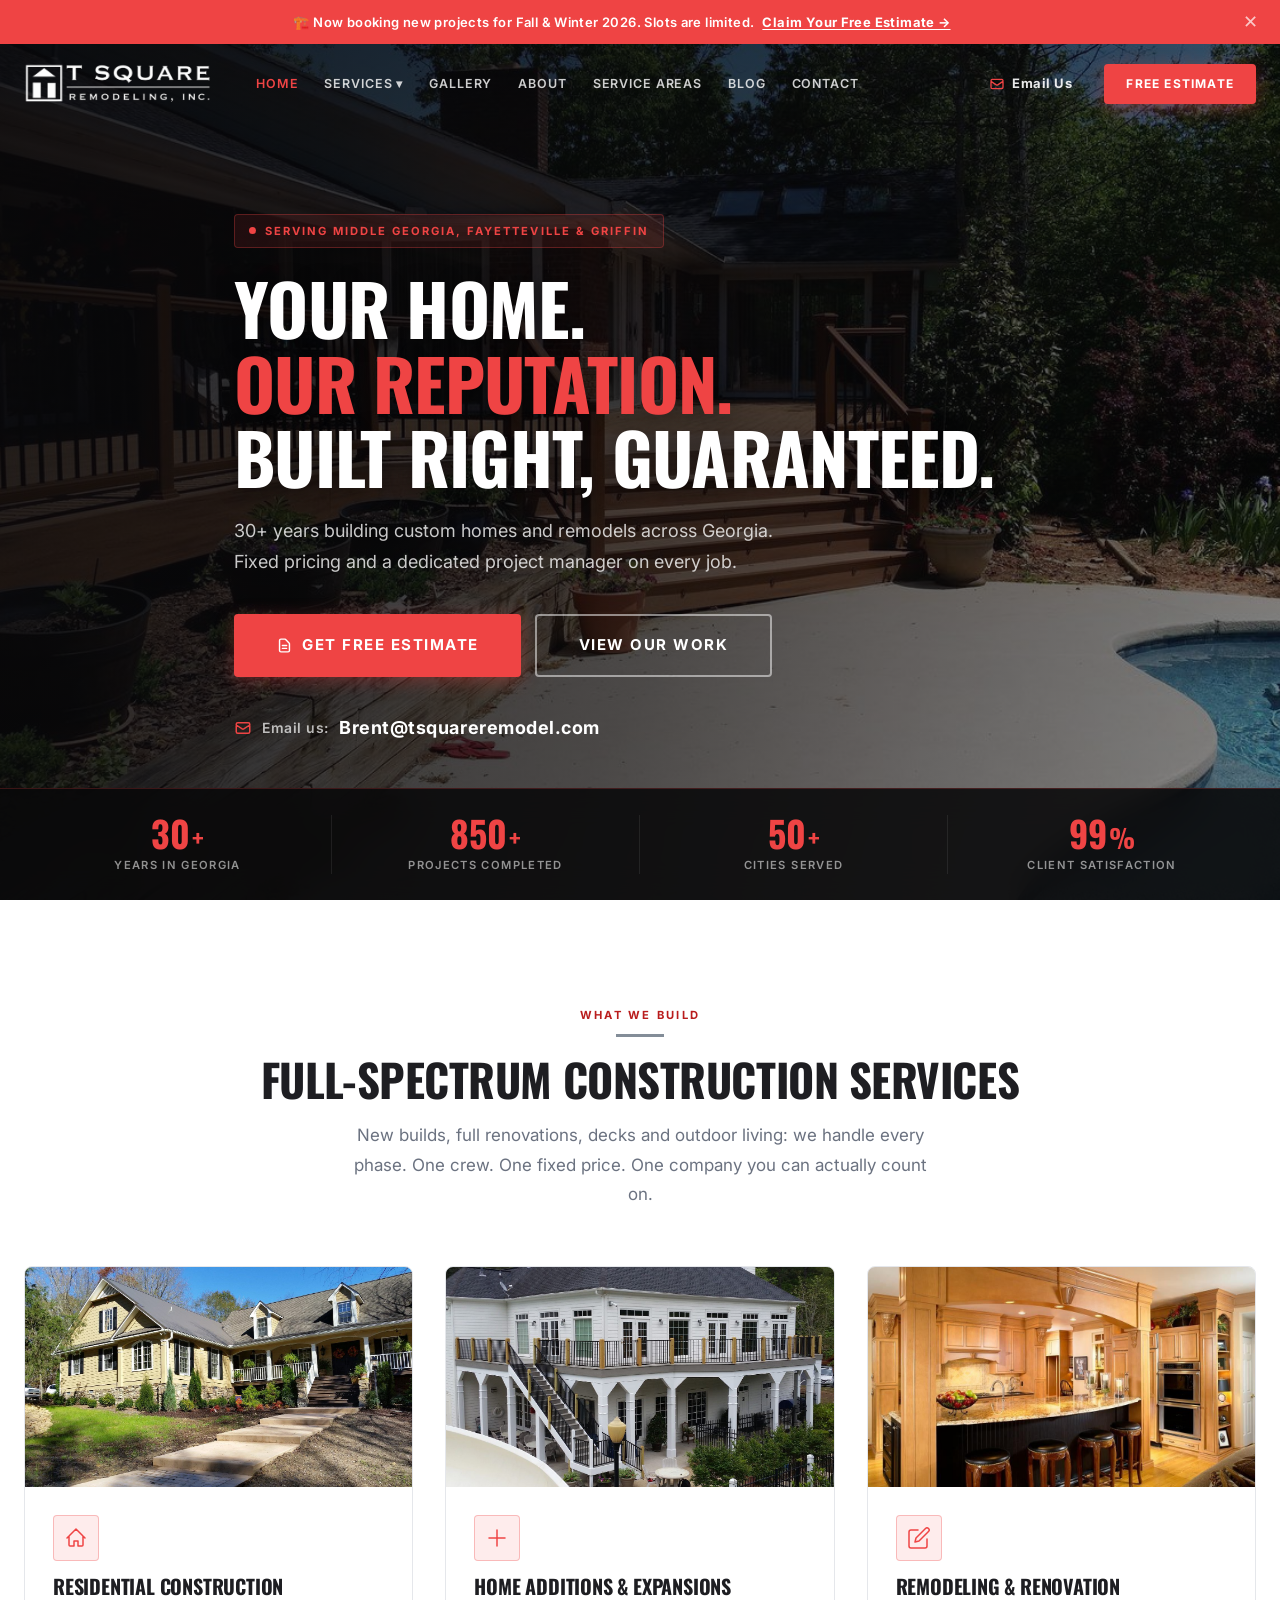
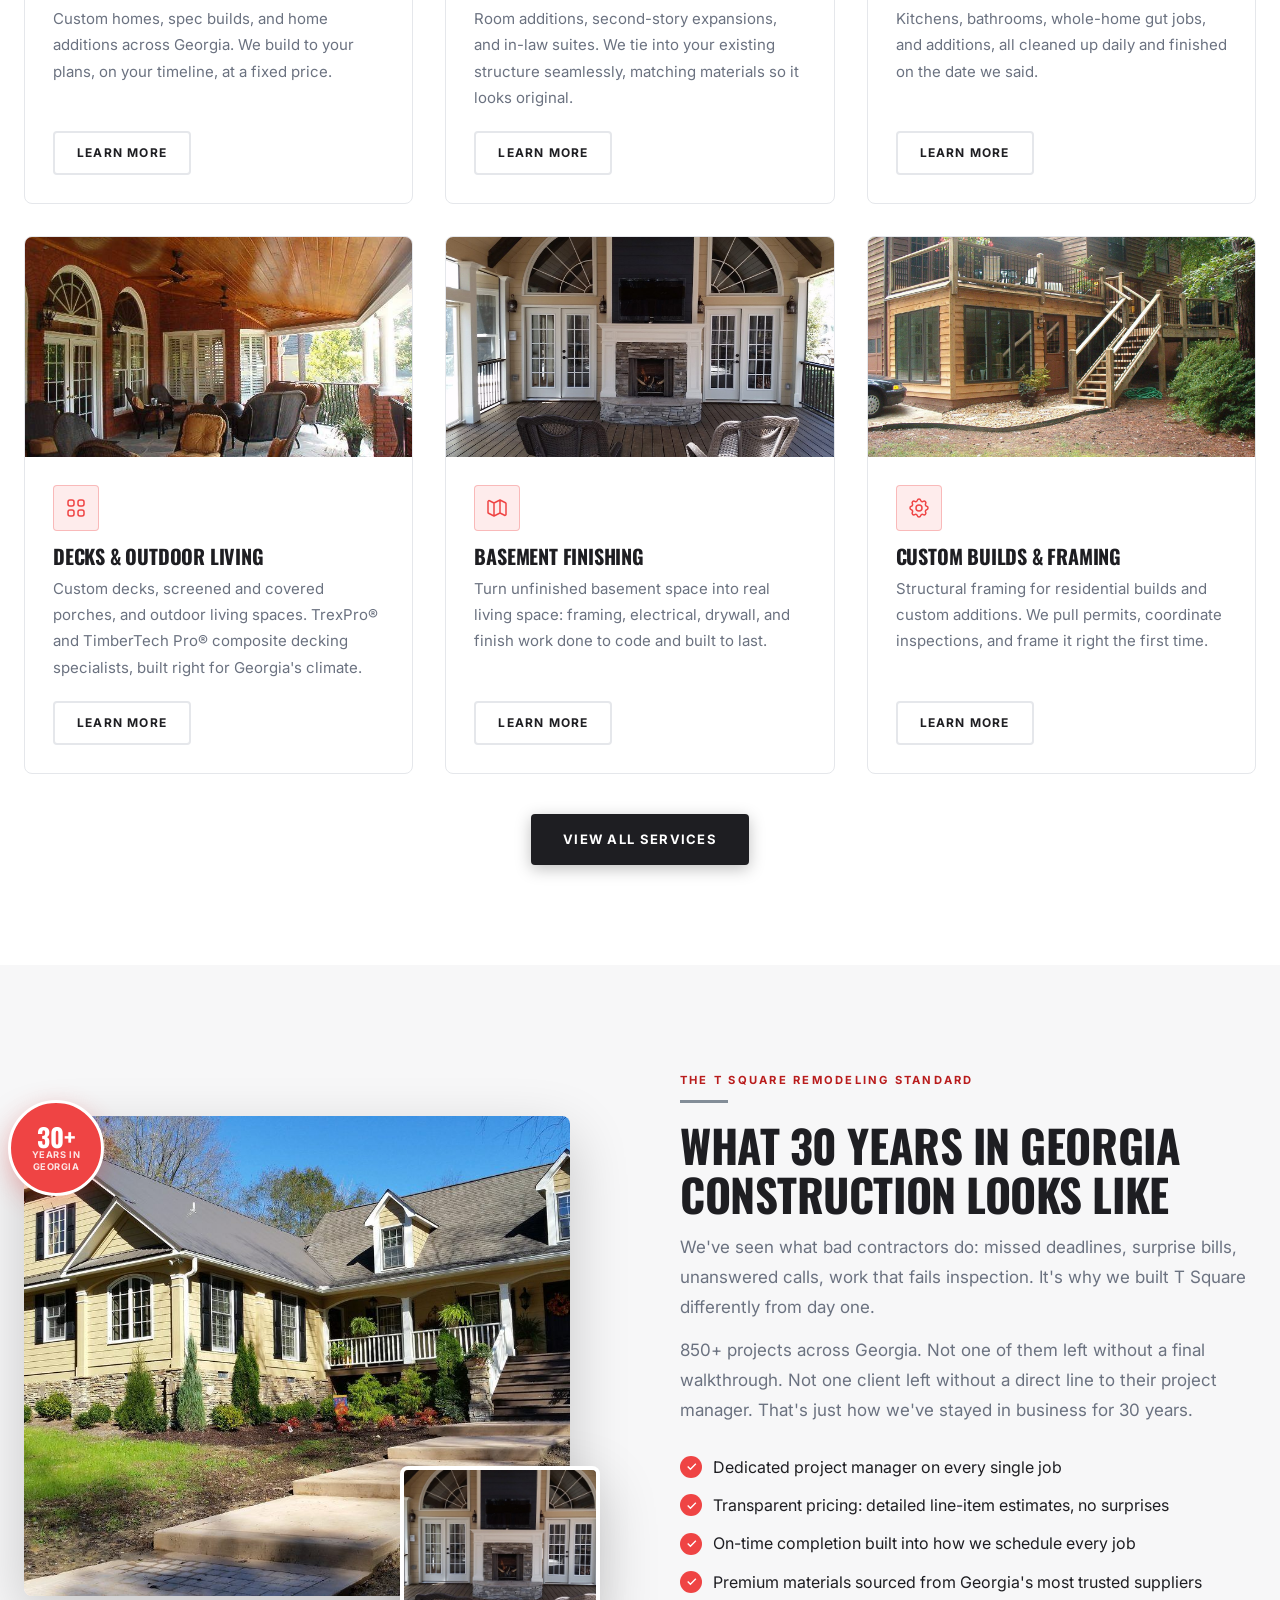
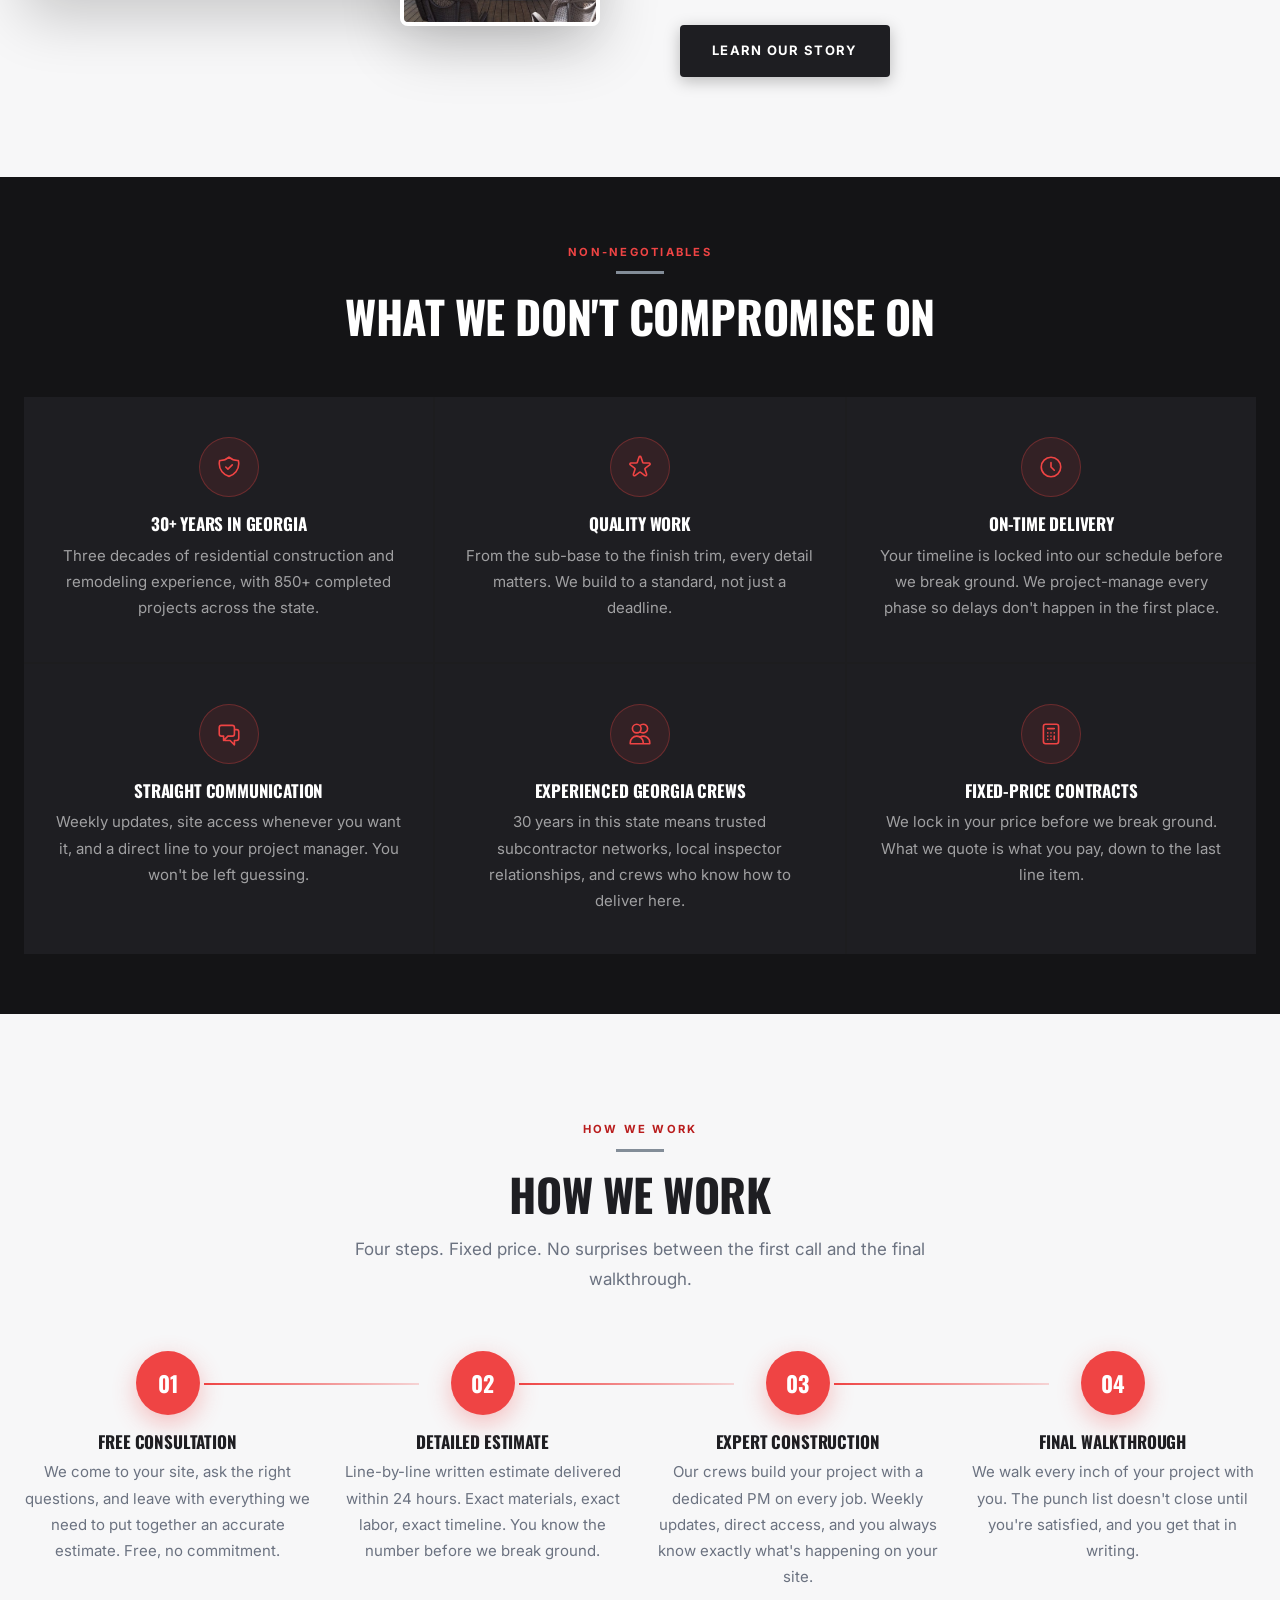
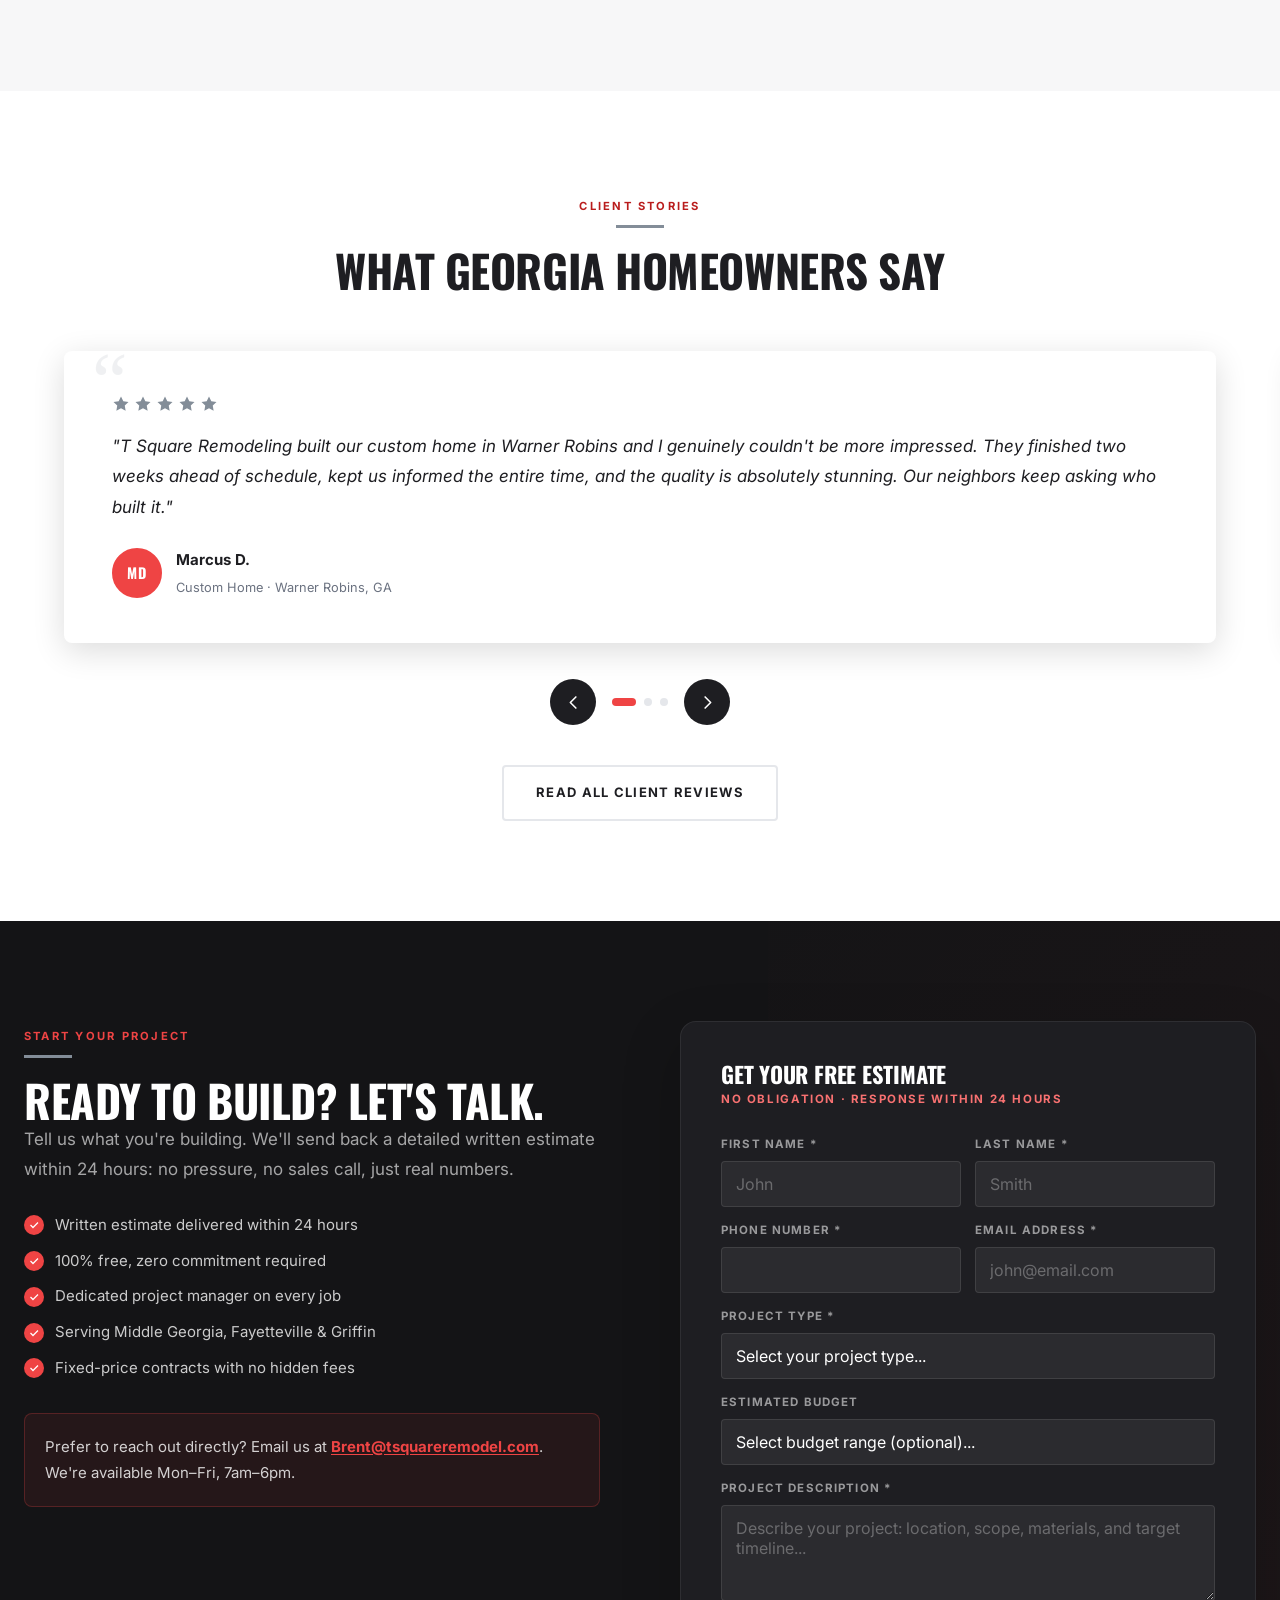
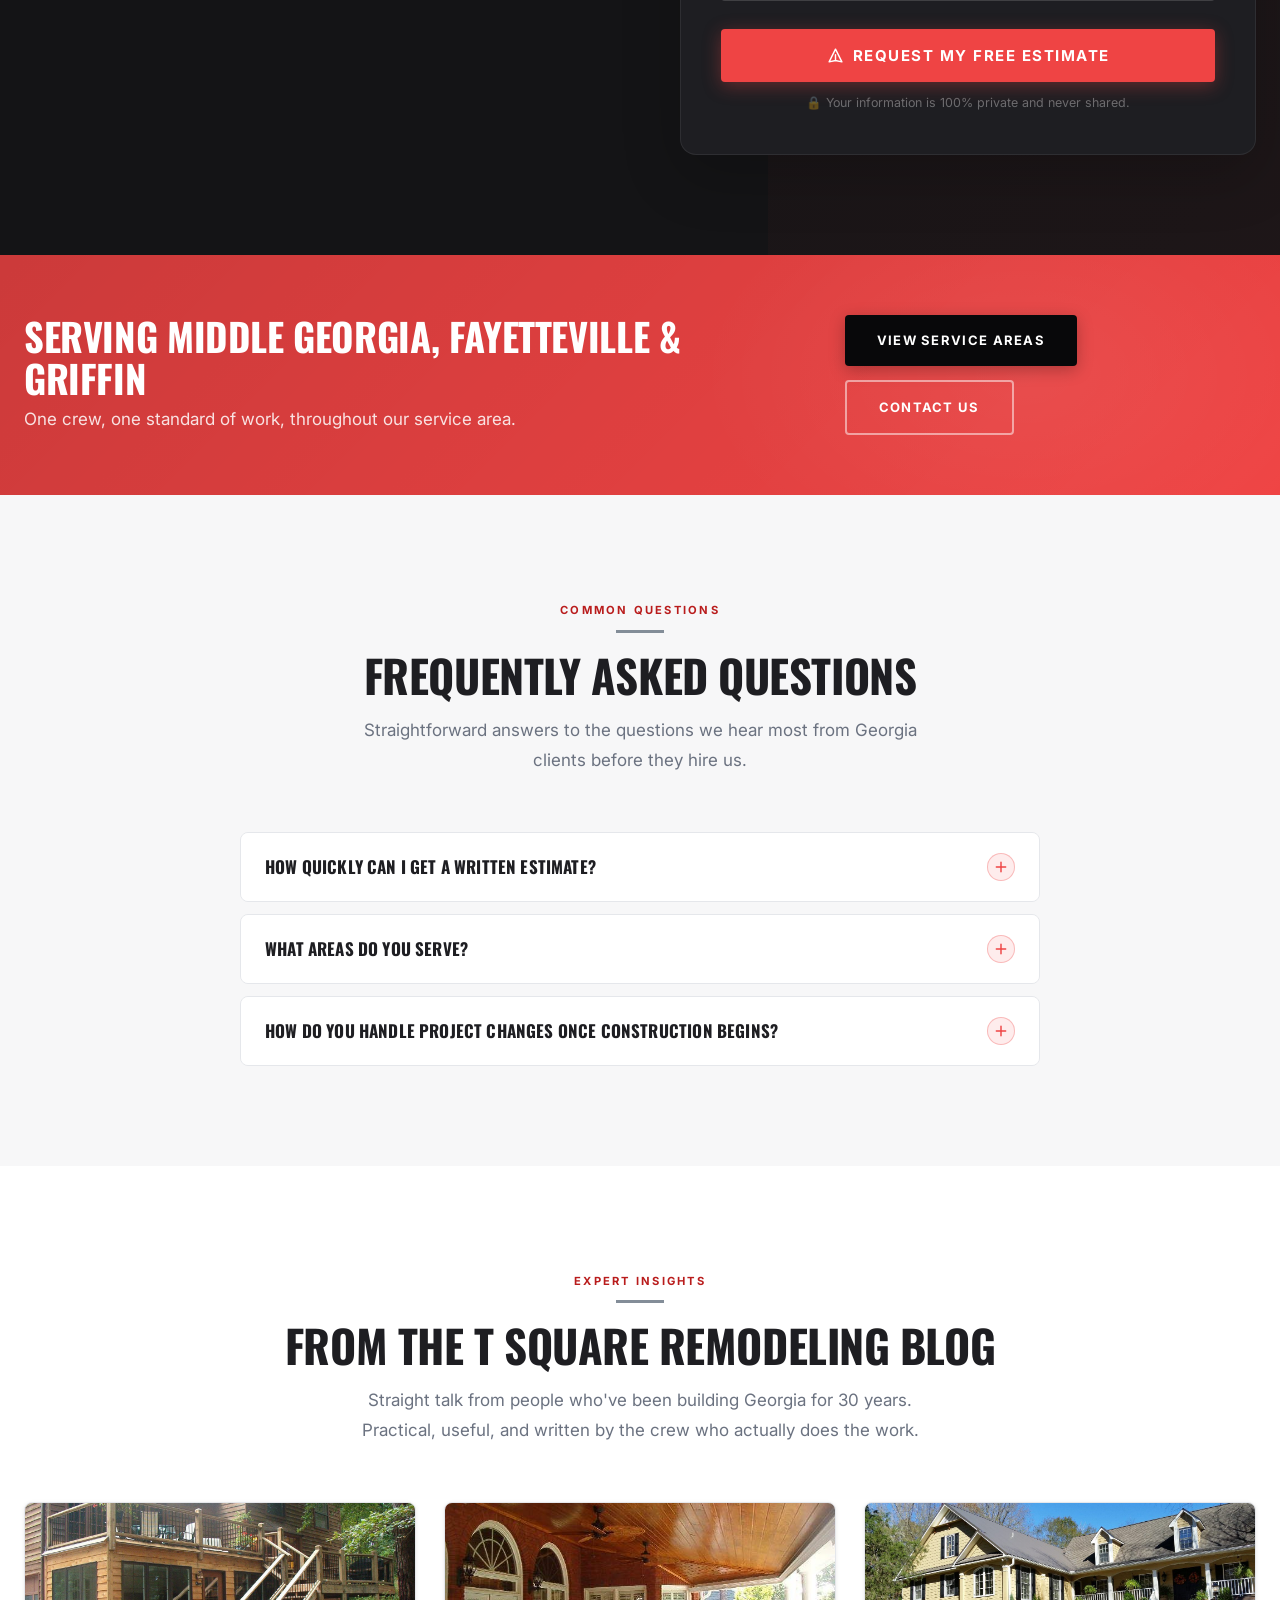
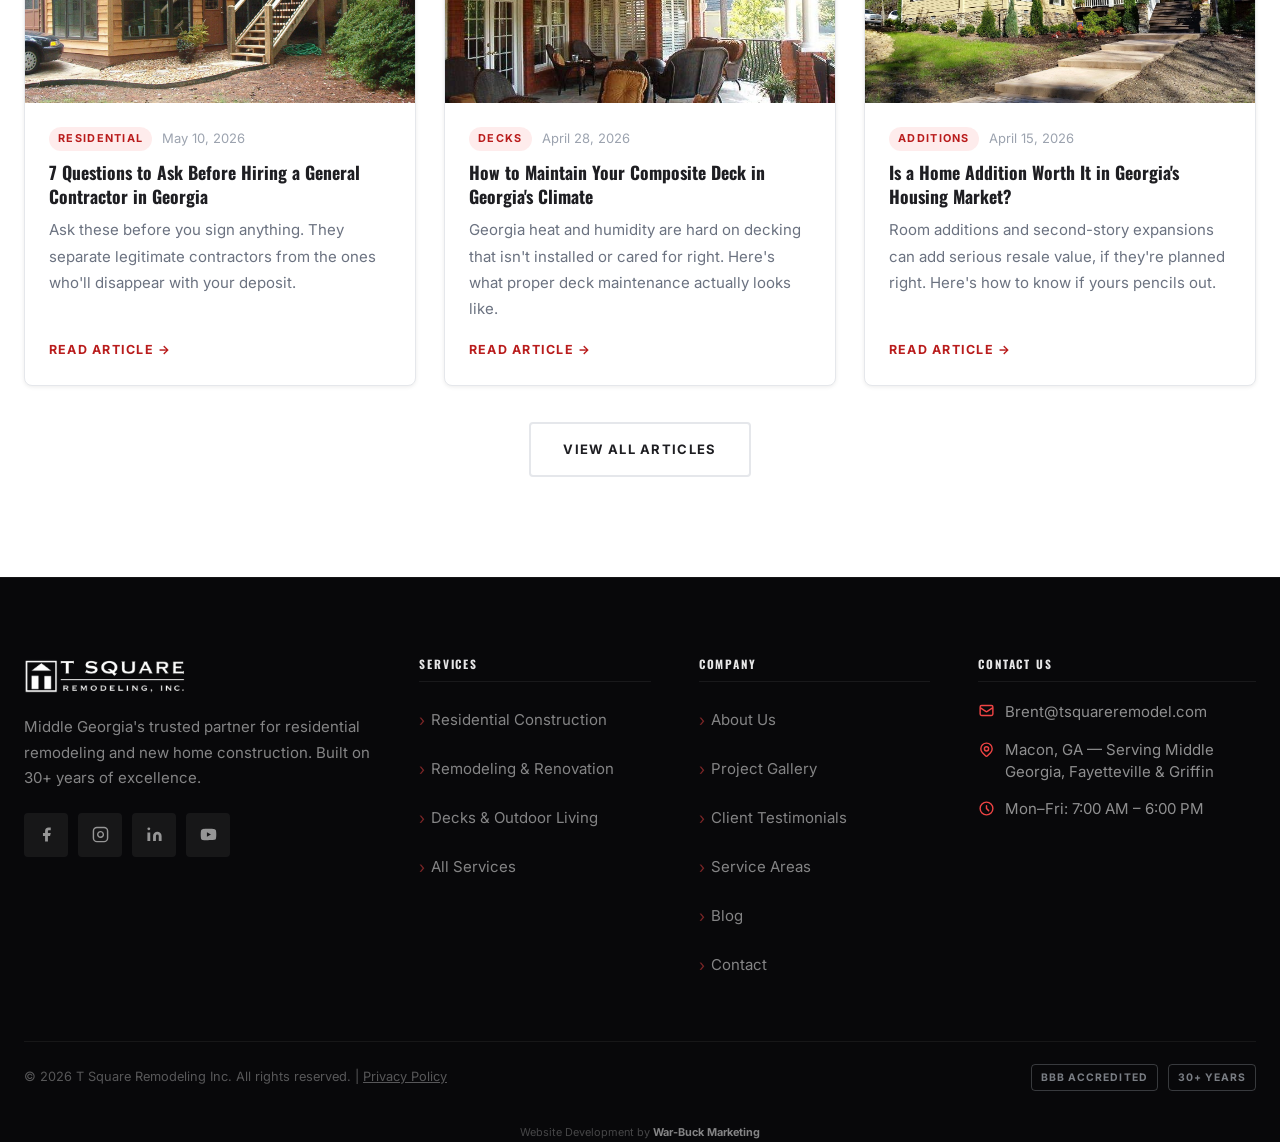
<file: index.html>
<!DOCTYPE html>
<html lang="en">
<head>
  <meta charset="UTF-8" />
  <meta name="viewport" content="width=device-width, initial-scale=1.0" />
  <title>T Square Remodeling Inc. | Georgia's Premier Construction Company</title>
  <link rel="icon" href="data:image/svg+xml,<svg xmlns='http://www.w3.org/2000/svg' viewBox='0 0 32 32'><rect width='32' height='32' rx='4' fill='%2308080a'/><path d='M16,4 L7,10 L25,10 Z' fill='white'/><rect x='7' y='15' width='6' height='10' fill='white'/><rect x='19' y='15' width='6' height='10' fill='white'/></svg>" />
  <meta name="description" content="T Square Remodeling Inc. — Georgia's trusted residential general contractor for luxury custom homes and remodeling. 30+ years. Free estimate within 24 hours." />
  <meta name="keywords" content="residential construction company Georgia, home builder Warner Robins, custom home builder Macon, remodeling contractor Georgia, deck builder Georgia, general contractor near me" />
  <link rel="canonical" href="https://tsquareremodel.com/" />
  <meta property="og:title" content="T Square Remodeling Inc. | Georgia's Premier Construction Company" />
  <meta property="og:url" content="https://tsquareremodel.com/" />
  <meta property="og:description" content="Premium residential construction across Georgia. 30+ years. 850+ projects. Get your free estimate today." />
  <meta property="og:type" content="website" />
  <meta property="og:image" content="https://tsquareremodel.com/images/og-share.jpg" />
  <meta property="og:image:width" content="1200" />
  <meta property="og:image:height" content="630" />
  <meta property="og:image:alt" content="T Square Remodeling, Inc. Remodeling, decks and outdoor living in Middle Georgia, Fayetteville and Griffin. Since 1995." />
  <meta name="twitter:image" content="https://tsquareremodel.com/images/og-share.jpg" />
  <meta name="twitter:card" content="summary_large_image" />
  <link rel="preconnect" href="https://fonts.googleapis.com" />
  <link rel="preconnect" href="https://fonts.gstatic.com" crossorigin />
  <link rel="preconnect" href="https://images.unsplash.com" />
  <link href="https://fonts.googleapis.com/css2?family=Oswald:wght@400;500;600;700&family=Inter:wght@400;500;600;700&display=swap" rel="stylesheet" />
  <script type="application/ld+json">
  {
    "@context": "https://schema.org",
    "@type": "GeneralContractor",
    "name": "T Square Remodeling Inc.",
    "description": "Premium residential general contractor serving Middle Georgia, Fayetteville, and Griffin — new homes and remodeling.",
    "url": "https://tsquareremodel.com",
    "@id": "https://tsquareremodel.com",
    "url": "https://tsquareremodel.com",
    "email": "Brent@tsquareremodel.com",
    "address": { "@type": "PostalAddress", "addressLocality": "Macon", "addressRegion": "GA", "addressCountry": "US" },
    "areaServed": ["Middle Georgia", "Fayetteville, GA", "Griffin, GA"],
    "priceRange": "$$$$",
    "openingHours": "Mo-Fr 07:00-18:00",
    "foundingDate": "1995",
    "sameAs": ["https://www.facebook.com/profile.php?id=61594899702107"],
    "aggregateRating": { "@type": "AggregateRating", "ratingValue": "4.9", "reviewCount": "340" }
  }
  </script>
  <script type="application/ld+json">
  {
    "@context": "https://schema.org",
    "@type": "FAQPage",
    "mainEntity": [
      {"@type":"Question","name":"How quickly can I get an estimate?","acceptedAnswer":{"@type":"Answer","text":"We deliver detailed written estimates within 24 business hours of your initial inquiry. Free site visits are available throughout Georgia."}},
      {"@type":"Question","name":"What areas do you serve?","acceptedAnswer":{"@type":"Answer","text":"We serve Middle Georgia — including Macon, Warner Robins, Perry, Milledgeville, and Dublin — plus Fayetteville and Griffin."}},
      {"@type":"Question","name":"How do you handle project changes once construction begins?","acceptedAnswer":{"@type":"Answer","text":"Every change is documented in a written change order signed by both parties before any additional work begins, specifying the exact cost and timeline impact before any additional work starts."}}
    ]
  }
  </script>
  <link rel="stylesheet" href="css/styles.css" />
</head>
<body>

<!-- ══ ANNOUNCEMENT BAR ══════════════════════════════════════ -->
<div class="announce-bar" role="banner">
  <span>🏗️ Now booking new projects for Fall & Winter 2026. Slots are limited.</span>
  <a href="#estimate">Claim Your Free Estimate →</a>
  <button class="announce-close" aria-label="Close announcement">✕</button>
</div>

<!-- ══ NAVIGATION ════════════════════════════════════════════ -->
<nav class="nav transparent" id="mainNav" role="navigation" aria-label="Main navigation">
  <div class="container nav-inner">
    <a href="index.html" class="nav-logo" aria-label="T Square Remodeling Inc. Home"><img src="images/logo.png" alt="T Square Remodeling Inc." width="220" height="52"></a>
    <ul class="nav-links" role="list">
      <li><a href="index.html" class="active">Home</a></li>
      <li class="has-dropdown">
        <a href="services.html" aria-haspopup="true">Services ▾</a>
        <ul class="dropdown" role="menu">
          <li role="menuitem"><a href="residential.html">Residential Construction</a></li>
          <li role="menuitem"><a href="remodeling.html">Remodeling & Renovation</a></li>
          <li role="menuitem"><a href="concrete.html">Decks & Outdoor Living</a></li>
        </ul>
      </li>
      <li><a href="gallery.html">Gallery</a></li>
      <li><a href="about.html">About</a></li>
      <li><a href="service-areas.html">Service Areas</a></li>
      <li><a href="blog.html">Blog</a></li>
      <li><a href="contact.html">Contact</a></li>
    </ul>
    <a href="mailto:Brent@tsquareremodel.com" class="nav-phone" aria-label="Email Brent@tsquareremodel.com">
      <svg xmlns="http://www.w3.org/2000/svg" fill="none" viewBox="0 0 24 24" stroke="currentColor" stroke-width="2" width="16" height="16"><path stroke-linecap="round" stroke-linejoin="round" d="M3 8l7.89 5.26a2 2 0 002.22 0L21 8M5 19h14a2 2 0 002-2V7a2 2 0 00-2-2H5a2 2 0 00-2 2v10a2 2 0 002 2z"/></svg>
      Email Us
    </a>
    <a href="contact.html" class="btn btn-red nav-cta btn-sm">Free Estimate</a>
    <button class="nav-toggle" id="navToggle" aria-label="Open menu" aria-expanded="false" aria-controls="mobileNav">
      <span></span><span></span><span></span>
    </button>
  </div>
</nav>

<!-- Mobile Nav -->
<nav class="mobile-nav" id="mobileNav" aria-label="Mobile navigation">
  <a href="mailto:Brent@tsquareremodel.com" class="mobile-phone">
    <svg xmlns="http://www.w3.org/2000/svg" fill="none" viewBox="0 0 24 24" stroke="currentColor" stroke-width="2" width="18" height="18"><path stroke-linecap="round" stroke-linejoin="round" d="M3 8l7.89 5.26a2 2 0 002.22 0L21 8M5 19h14a2 2 0 002-2V7a2 2 0 00-2-2H5a2 2 0 00-2 2v10a2 2 0 002 2z"/></svg>
    Brent@tsquareremodel.com
  </a>
  <a href="index.html">Home</a>
  <a href="services.html">Services</a>
  <a href="residential.html">Residential Construction</a>
  <a href="remodeling.html">Remodeling & Renovation</a>
  <a href="concrete.html">Decks & Outdoor Living</a>
  <a href="gallery.html">Gallery</a>
  <a href="about.html">About Us</a>
  <a href="service-areas.html">Service Areas</a>
  <a href="blog.html">Blog</a>
  <a href="contact.html">Contact</a>
  <a href="contact.html" class="btn btn-red">Get Free Estimate</a>
</nav>

<main>

<!-- ══ HERO ══════════════════════════════════════════════════ -->
<section class="hero" aria-label="Homepage hero">
  <div class="hero-bg">
    <img src="images/deck-remodel-1.jpg" alt="Beautiful custom deck and pool addition on a Georgia home" loading="eager" fetchpriority="high" width="1400" height="787" />
  </div>
  <div class="hero-overlay" aria-hidden="true"></div>
  <div class="container hero-content">
    <div class="hero-badge" aria-label="Service area">
      Serving Middle Georgia, Fayetteville & Griffin
    </div>
    <h1>Your Home.<br><span class="text-red">Our Reputation.</span><br>Built Right, Guaranteed.</h1>
    <p class="hero-subtext">30+ years building custom homes and remodels across Georgia. Fixed pricing and a dedicated project manager on every job.</p>
    <div class="hero-ctas">
      <a href="#estimate" class="btn btn-red btn-lg">
        <svg xmlns="http://www.w3.org/2000/svg" fill="none" viewBox="0 0 24 24" stroke="currentColor" stroke-width="2"><path stroke-linecap="round" stroke-linejoin="round" d="M9 12h6m-6 4h6m2 5H7a2 2 0 01-2-2V5a2 2 0 012-2h5.586a1 1 0 01.707.293l5.414 5.414a1 1 0 01.293.707V19a2 2 0 01-2 2z"/></svg>
        Get Free Estimate
      </a>
      <a href="gallery.html" class="btn btn-outline-white btn-lg">View Our Work</a>
    </div>
    <div class="hero-phone">
      <svg xmlns="http://www.w3.org/2000/svg" fill="none" viewBox="0 0 24 24" stroke="currentColor" stroke-width="2" width="18" height="18"><path stroke-linecap="round" stroke-linejoin="round" d="M3 8l7.89 5.26a2 2 0 002.22 0L21 8M5 19h14a2 2 0 002-2V7a2 2 0 00-2-2H5a2 2 0 00-2 2v10a2 2 0 002 2z"/></svg>
      <span>Email us:</span>
      <a href="mailto:Brent@tsquareremodel.com" aria-label="Email Brent@tsquareremodel.com">Brent@tsquareremodel.com</a>
    </div>
  </div>
  <div class="hero-stats" aria-label="Company statistics">
    <div class="container">
      <div class="stats-bar">
        <div class="stat-item fade-up">
          <div class="stat-number"><span data-count="30">0</span><span class="suffix">+</span></div>
          <div class="stat-label">Years in Georgia</div>
        </div>
        <div class="stat-item fade-up stagger-1">
          <div class="stat-number"><span data-count="850">0</span><span class="suffix">+</span></div>
          <div class="stat-label">Projects Completed</div>
        </div>
        <div class="stat-item fade-up stagger-2">
          <div class="stat-number"><span data-count="50">0</span><span class="suffix">+</span></div>
          <div class="stat-label">Cities Served</div>
        </div>
        <div class="stat-item fade-up stagger-3">
          <div class="stat-number"><span data-count="99">0</span><span class="suffix">%</span></div>
          <div class="stat-label">Client Satisfaction</div>
        </div>
      </div>
    </div>
  </div>
</section>

<!-- ══ SERVICES ═══════════════════════════════════════════════ -->
<section class="section" id="services" aria-label="Our services">
  <div class="container">
    <div class="section-header center fade-up">
      <span class="eyebrow">What We Build</span>
      <span class="header-line"></span>
      <h2>Full-Spectrum Construction Services</h2>
      <p>New builds, full renovations, decks and outdoor living: we handle every phase. One crew. One fixed price. One company you can actually count on.</p>
    </div>
    <div class="grid-3 fade-up">
      <article class="service-card">
        <div class="service-card-img">
          <img src="images/home-addition-1.jpg" alt="Residential home addition Georgia" loading="lazy" width="800" height="440" />
        </div>
        <div class="service-card-body">
          <div class="service-card-icon" aria-hidden="true">
            <svg xmlns="http://www.w3.org/2000/svg" fill="none" viewBox="0 0 24 24" stroke="currentColor" stroke-width="1.5" width="24" height="24"><path stroke-linecap="round" stroke-linejoin="round" d="M3 12l9-9 9 9M5 10v9a1 1 0 001 1h4v-5h4v5h4a1 1 0 001-1v-9"/></svg>
          </div>
          <h3>Residential Construction</h3>
          <p>Custom homes, spec builds, and home additions across Georgia. We build to your plans, on your timeline, at a fixed price.</p>
          <a href="residential.html" class="btn btn-outline btn-sm">Learn More</a>
        </div>
      </article>
      <article class="service-card stagger-1">
        <div class="service-card-img">
          <img src="images/deck-remodel-3.jpg" alt="Home addition and expansion Georgia" loading="lazy" width="800" height="440" />
        </div>
        <div class="service-card-body">
          <div class="service-card-icon" aria-hidden="true">
            <svg xmlns="http://www.w3.org/2000/svg" fill="none" viewBox="0 0 24 24" stroke="currentColor" stroke-width="1.5" width="24" height="24"><path stroke-linecap="round" stroke-linejoin="round" d="M12 4v16m8-8H4"/></svg>
          </div>
          <h3>Home Additions & Expansions</h3>
          <p>Room additions, second-story expansions, and in-law suites. We tie into your existing structure seamlessly, matching materials so it looks original.</p>
          <a href="residential.html" class="btn btn-outline btn-sm">Learn More</a>
        </div>
      </article>
      <article class="service-card stagger-2">
        <div class="service-card-img">
          <img src="images/kitchen-award.jpg" alt="Kitchen remodeling renovation Georgia" loading="lazy" width="800" height="440" />
        </div>
        <div class="service-card-body">
          <div class="service-card-icon" aria-hidden="true">
            <svg xmlns="http://www.w3.org/2000/svg" fill="none" viewBox="0 0 24 24" stroke="currentColor" stroke-width="1.5" width="24" height="24"><path stroke-linecap="round" stroke-linejoin="round" d="M11 4H4a2 2 0 00-2 2v14a2 2 0 002 2h14a2 2 0 002-2v-7M18.5 2.5a2.121 2.121 0 013 3L12 15l-4 1 1-4 9.5-9.5z"/></svg>
          </div>
          <h3>Remodeling & Renovation</h3>
          <p>Kitchens, bathrooms, whole-home gut jobs, and additions, all cleaned up daily and finished on the date we said.</p>
          <a href="remodeling.html" class="btn btn-outline btn-sm">Learn More</a>
        </div>
      </article>
      <article class="service-card stagger-3">
        <div class="service-card-img">
          <img src="images/outdoor-living-1.jpg" alt="Custom deck and outdoor living Georgia" loading="lazy" width="800" height="440" />
        </div>
        <div class="service-card-body">
          <div class="service-card-icon" aria-hidden="true">
            <svg xmlns="http://www.w3.org/2000/svg" fill="none" viewBox="0 0 24 24" stroke="currentColor" stroke-width="1.5" width="24" height="24"><path stroke-linecap="round" stroke-linejoin="round" d="M4 6a2 2 0 012-2h2a2 2 0 012 2v2a2 2 0 01-2 2H6a2 2 0 01-2-2V6zM14 6a2 2 0 012-2h2a2 2 0 012 2v2a2 2 0 01-2 2h-2a2 2 0 01-2-2V6zM4 16a2 2 0 012-2h2a2 2 0 012 2v2a2 2 0 01-2 2H6a2 2 0 01-2-2v-2zM14 16a2 2 0 012-2h2a2 2 0 012 2v2a2 2 0 01-2 2h-2a2 2 0 01-2-2v-2z"/></svg>
          </div>
          <h3>Decks & Outdoor Living</h3>
          <p>Custom decks, screened and covered porches, and outdoor living spaces. TrexPro® and TimberTech Pro® composite decking specialists, built right for Georgia's climate.</p>
          <a href="concrete.html" class="btn btn-outline btn-sm">Learn More</a>
        </div>
      </article>
      <article class="service-card stagger-4">
        <div class="service-card-img">
          <img src="images/outdoor-living-3.jpg" alt="Basement finishing Georgia" loading="lazy" width="800" height="440" />
        </div>
        <div class="service-card-body">
          <div class="service-card-icon" aria-hidden="true">
            <svg xmlns="http://www.w3.org/2000/svg" fill="none" viewBox="0 0 24 24" stroke="currentColor" stroke-width="1.5" width="24" height="24"><path stroke-linecap="round" stroke-linejoin="round" d="M9 20l-5.447-2.724A1 1 0 013 16.382V5.618a1 1 0 011.447-.894L9 7m0 13l6-3m-6 3V7m6 10l4.553 2.276A1 1 0 0021 18.382V7.618a1 1 0 00-.553-.894L15 4m0 13V4m0 0L9 7"/></svg>
          </div>
          <h3>Basement Finishing</h3>
          <p>Turn unfinished basement space into real living space: framing, electrical, drywall, and finish work done to code and built to last.</p>
          <a href="services.html" class="btn btn-outline btn-sm">Learn More</a>
        </div>
      </article>
      <article class="service-card stagger-5">
        <div class="service-card-img">
          <img src="images/outdoor-living-5.jpg" alt="Custom deck and framing Georgia" loading="lazy" width="800" height="440" />
        </div>
        <div class="service-card-body">
          <div class="service-card-icon" aria-hidden="true">
            <svg xmlns="http://www.w3.org/2000/svg" fill="none" viewBox="0 0 24 24" stroke="currentColor" stroke-width="1.5" width="24" height="24"><path stroke-linecap="round" stroke-linejoin="round" d="M10.325 4.317c.426-1.756 2.924-1.756 3.35 0a1.724 1.724 0 002.573 1.066c1.543-.94 3.31.826 2.37 2.37a1.724 1.724 0 001.065 2.572c1.756.426 1.756 2.924 0 3.35a1.724 1.724 0 00-1.066 2.573c.94 1.543-.826 3.31-2.37 2.37a1.724 1.724 0 00-2.572 1.065c-.426 1.756-2.924 1.756-3.35 0a1.724 1.724 0 00-2.573-1.066c-1.543.94-3.31-.826-2.37-2.37a1.724 1.724 0 00-1.065-2.572c-1.756-.426-1.756-2.924 0-3.35a1.724 1.724 0 001.066-2.573c-.94-1.543.826-3.31 2.37-2.37.996.608 2.296.07 2.572-1.065z"/><path stroke-linecap="round" stroke-linejoin="round" d="M15 12a3 3 0 11-6 0 3 3 0 016 0z"/></svg>
          </div>
          <h3>Custom Builds & Framing</h3>
          <p>Structural framing for residential builds and custom additions. We pull permits, coordinate inspections, and frame it right the first time.</p>
          <a href="services.html" class="btn btn-outline btn-sm">Learn More</a>
        </div>
      </article>
    </div>
    <div class="text-center fade-up" style="margin-top:40px;">
      <a href="services.html" class="btn btn-dark">View All Services</a>
    </div>
  </div>
</section>

<!-- ══ WHY CHOOSE US ══════════════════════════════════════════ -->
<section class="section section-off" aria-label="Why choose us">
  <div class="container">
    <div class="about-intro-grid">
      <div class="about-img-stack fade-in">
        <div class="about-img-main">
          <img src="images/home-addition-1.jpg" alt="Professional construction crew Georgia" loading="lazy" width="900" height="480" />
        </div>
        <div class="about-img-accent">
          <img src="images/outdoor-living-3.jpg" alt="Construction planning session" loading="lazy" width="400" height="320" />
        </div>
        <div class="experience-badge" aria-label="30+ years of experience">
          <span class="exp-num">30+</span>
          <span class="exp-text">Years in Georgia</span>
        </div>
      </div>
      <div class="fade-up">
        <span class="eyebrow">The T Square Remodeling Standard</span>
        <span class="silver-bar" style="margin-bottom:18px;"></span>
        <h2 style="margin-bottom:14px;">What 30 Years in Georgia Construction Looks Like</h2>
        <p style="margin-bottom:14px;">We've seen what bad contractors do: missed deadlines, surprise bills, unanswered calls, work that fails inspection. It's why we built T Square differently from day one.</p>
        <p style="margin-bottom:28px;">850+ projects across Georgia. Not one of them left without a final walkthrough. Not one client left without a direct line to their project manager. That's just how we've stayed in business for 30 years.</p>
        <ul class="split-list">
          <li style="color:var(--dark);">Dedicated project manager on every single job</li>
          <li style="color:var(--dark);">Transparent pricing: detailed line-item estimates, no surprises</li>
          <li style="color:var(--dark);">On-time completion built into how we schedule every job</li>
          <li style="color:var(--dark);">Premium materials sourced from Georgia's most trusted suppliers</li>
        </ul>
        <a href="about.html" class="btn btn-dark" style="margin-top:30px;">Learn Our Story</a>
      </div>
    </div>
  </div>
</section>

<!-- ══ TRUST PILLARS ══════════════════════════════════════════ -->
<section class="section-dark section-sm" aria-label="Our core values">
  <div class="container">
    <div class="section-header center fade-up">
      <span class="eyebrow">Non-Negotiables</span>
      <span class="header-line" style="margin:0 auto 18px;"></span>
      <h2 style="color:var(--white);">What We Don't Compromise On</h2>
    </div>
    <div class="trust-grid fade-up">
      <div class="trust-item">
        <div class="trust-icon" aria-hidden="true"><svg xmlns="http://www.w3.org/2000/svg" fill="none" viewBox="0 0 24 24" stroke="currentColor" stroke-width="1.5"><path stroke-linecap="round" stroke-linejoin="round" d="M9 12l2 2 4-4m5.618-4.016A11.955 11.955 0 0112 2.944a11.955 11.955 0 01-8.618 3.04A12.02 12.02 0 003 9c0 5.591 3.824 10.29 9 11.622 5.176-1.332 9-6.03 9-11.622 0-1.042-.133-2.052-.382-3.016z"/></svg></div>
        <h4>30+ Years in Georgia</h4>
        <p>Three decades of residential construction and remodeling experience, with 850+ completed projects across the state.</p>
      </div>
      <div class="trust-item">
        <div class="trust-icon" aria-hidden="true"><svg xmlns="http://www.w3.org/2000/svg" fill="none" viewBox="0 0 24 24" stroke="currentColor" stroke-width="1.5"><path stroke-linecap="round" stroke-linejoin="round" d="M11.049 2.927c.3-.921 1.603-.921 1.902 0l1.519 4.674a1 1 0 00.95.69h4.915c.969 0 1.371 1.24.588 1.81l-3.976 2.888a1 1 0 00-.363 1.118l1.518 4.674c.3.922-.755 1.688-1.538 1.118l-3.976-2.888a1 1 0 00-1.176 0l-3.976 2.888c-.783.57-1.838-.197-1.538-1.118l1.518-4.674a1 1 0 00-.363-1.118l-3.976-2.888c-.784-.57-.38-1.81.588-1.81h4.914a1 1 0 00.951-.69l1.519-4.674z"/></svg></div>
        <h4>Quality Work</h4>
        <p>From the sub-base to the finish trim, every detail matters. We build to a standard, not just a deadline.</p>
      </div>
      <div class="trust-item">
        <div class="trust-icon" aria-hidden="true"><svg xmlns="http://www.w3.org/2000/svg" fill="none" viewBox="0 0 24 24" stroke="currentColor" stroke-width="1.5"><path stroke-linecap="round" stroke-linejoin="round" d="M12 8v4l3 3m6-3a9 9 0 11-18 0 9 9 0 0118 0z"/></svg></div>
        <h4>On-Time Delivery</h4>
        <p>Your timeline is locked into our schedule before we break ground. We project-manage every phase so delays don't happen in the first place.</p>
      </div>
      <div class="trust-item">
        <div class="trust-icon" aria-hidden="true"><svg xmlns="http://www.w3.org/2000/svg" fill="none" viewBox="0 0 24 24" stroke="currentColor" stroke-width="1.5"><path stroke-linecap="round" stroke-linejoin="round" d="M17 8h2a2 2 0 012 2v6a2 2 0 01-2 2h-2v4l-4-4H9a1.994 1.994 0 01-1.414-.586m0 0L11 14h4a2 2 0 002-2V6a2 2 0 00-2-2H5a2 2 0 00-2 2v6a2 2 0 002 2h2v4l.586-.586z"/></svg></div>
        <h4>Straight Communication</h4>
        <p>Weekly updates, site access whenever you want it, and a direct line to your project manager. You won't be left guessing.</p>
      </div>
      <div class="trust-item">
        <div class="trust-icon" aria-hidden="true"><svg xmlns="http://www.w3.org/2000/svg" fill="none" viewBox="0 0 24 24" stroke="currentColor" stroke-width="1.5"><path stroke-linecap="round" stroke-linejoin="round" d="M12 4.354a4 4 0 110 5.292M15 21H3v-1a6 6 0 0112 0v1zm0 0h6v-1a6 6 0 00-9-5.197M13 7a4 4 0 11-8 0 4 4 0 018 0z"/></svg></div>
        <h4>Experienced Georgia Crews</h4>
        <p>30 years in this state means trusted subcontractor networks, local inspector relationships, and crews who know how to deliver here.</p>
      </div>
      <div class="trust-item">
        <div class="trust-icon" aria-hidden="true"><svg xmlns="http://www.w3.org/2000/svg" fill="none" viewBox="0 0 24 24" stroke="currentColor" stroke-width="1.5"><path stroke-linecap="round" stroke-linejoin="round" d="M9 7h6m0 10v-3m-3 3h.01M9 17h.01M9 14h.01M12 14h.01M15 11h.01M12 11h.01M9 11h.01M7 21h10a2 2 0 002-2V5a2 2 0 00-2-2H7a2 2 0 00-2 2v14a2 2 0 002 2z"/></svg></div>
        <h4>Fixed-Price Contracts</h4>
        <p>We lock in your price before we break ground. What we quote is what you pay, down to the last line item.</p>
      </div>
    </div>
  </div>
</section>

<!-- ══ PROCESS ════════════════════════════════════════════════ -->
<section class="section section-off" aria-label="Our build process">
  <div class="container">
    <div class="section-header center fade-up">
      <span class="eyebrow">How We Work</span>
      <span class="header-line"></span>
      <h2>How We Work</h2>
      <p>Four steps. Fixed price. No surprises between the first call and the final walkthrough.</p>
    </div>
    <div class="process-steps fade-up">
      <div class="process-step">
        <div class="step-num" aria-hidden="true">01</div>
        <h4>Free Consultation</h4>
        <p>We come to your site, ask the right questions, and leave with everything we need to put together an accurate estimate. Free, no commitment.</p>
      </div>
      <div class="process-step">
        <div class="step-num" aria-hidden="true">02</div>
        <h4>Detailed Estimate</h4>
        <p>Line-by-line written estimate delivered within 24 hours. Exact materials, exact labor, exact timeline. You know the number before we break ground.</p>
      </div>
      <div class="process-step">
        <div class="step-num" aria-hidden="true">03</div>
        <h4>Expert Construction</h4>
        <p>Our crews build your project with a dedicated PM on every job. Weekly updates, direct access, and you always know exactly what's happening on your site.</p>
      </div>
      <div class="process-step">
        <div class="step-num" aria-hidden="true">04</div>
        <h4>Final Walkthrough</h4>
        <p>We walk every inch of your project with you. The punch list doesn't close until you're satisfied, and you get that in writing.</p>
      </div>
    </div>
  </div>
</section>

<!-- ══ TESTIMONIALS ═══════════════════════════════════════════ -->
<section class="section" aria-label="Client testimonials">
  <div class="container">
    <div class="section-header center fade-up">
      <span class="eyebrow">Client Stories</span>
      <span class="header-line"></span>
      <h2>What Georgia Homeowners Say</h2>
    </div>
    <div class="testimonials-carousel fade-up" role="region" aria-label="Client testimonials carousel" aria-live="polite">
      <div class="testimonials-track">
        <div class="testimonial-card" role="group" aria-label="Testimonial 1 of 3">
          <div class="testimonial-inner">
            <div class="stars" aria-label="5 out of 5 stars">
              <svg xmlns="http://www.w3.org/2000/svg" viewBox="0 0 24 24" fill="currentColor" aria-hidden="true"><path d="M12 2l3.09 6.26L22 9.27l-5 4.87 1.18 6.88L12 17.77l-6.18 3.25L7 14.14 2 9.27l6.91-1.01L12 2z"/></svg>
              <svg xmlns="http://www.w3.org/2000/svg" viewBox="0 0 24 24" fill="currentColor" aria-hidden="true"><path d="M12 2l3.09 6.26L22 9.27l-5 4.87 1.18 6.88L12 17.77l-6.18 3.25L7 14.14 2 9.27l6.91-1.01L12 2z"/></svg>
              <svg xmlns="http://www.w3.org/2000/svg" viewBox="0 0 24 24" fill="currentColor" aria-hidden="true"><path d="M12 2l3.09 6.26L22 9.27l-5 4.87 1.18 6.88L12 17.77l-6.18 3.25L7 14.14 2 9.27l6.91-1.01L12 2z"/></svg>
              <svg xmlns="http://www.w3.org/2000/svg" viewBox="0 0 24 24" fill="currentColor" aria-hidden="true"><path d="M12 2l3.09 6.26L22 9.27l-5 4.87 1.18 6.88L12 17.77l-6.18 3.25L7 14.14 2 9.27l6.91-1.01L12 2z"/></svg>
              <svg xmlns="http://www.w3.org/2000/svg" viewBox="0 0 24 24" fill="currentColor" aria-hidden="true"><path d="M12 2l3.09 6.26L22 9.27l-5 4.87 1.18 6.88L12 17.77l-6.18 3.25L7 14.14 2 9.27l6.91-1.01L12 2z"/></svg>
            </div>
            <p class="testimonial-text">"T Square Remodeling built our custom home in Warner Robins and I genuinely couldn't be more impressed. They finished two weeks ahead of schedule, kept us informed the entire time, and the quality is absolutely stunning. Our neighbors keep asking who built it."</p>
            <div class="testimonial-author">
              <div class="author-avatar author-initials">MD</div>
              <div><span class="author-name">Marcus D.</span><span class="author-title">Custom Home · Warner Robins, GA</span></div>
            </div>
          </div>
        </div>
        <div class="testimonial-card" role="group" aria-label="Testimonial 2 of 3">
          <div class="testimonial-inner">
            <div class="stars" aria-label="5 out of 5 stars">
              <svg xmlns="http://www.w3.org/2000/svg" viewBox="0 0 24 24" fill="currentColor" aria-hidden="true"><path d="M12 2l3.09 6.26L22 9.27l-5 4.87 1.18 6.88L12 17.77l-6.18 3.25L7 14.14 2 9.27l6.91-1.01L12 2z"/></svg>
              <svg xmlns="http://www.w3.org/2000/svg" viewBox="0 0 24 24" fill="currentColor" aria-hidden="true"><path d="M12 2l3.09 6.26L22 9.27l-5 4.87 1.18 6.88L12 17.77l-6.18 3.25L7 14.14 2 9.27l6.91-1.01L12 2z"/></svg>
              <svg xmlns="http://www.w3.org/2000/svg" viewBox="0 0 24 24" fill="currentColor" aria-hidden="true"><path d="M12 2l3.09 6.26L22 9.27l-5 4.87 1.18 6.88L12 17.77l-6.18 3.25L7 14.14 2 9.27l6.91-1.01L12 2z"/></svg>
              <svg xmlns="http://www.w3.org/2000/svg" viewBox="0 0 24 24" fill="currentColor" aria-hidden="true"><path d="M12 2l3.09 6.26L22 9.27l-5 4.87 1.18 6.88L12 17.77l-6.18 3.25L7 14.14 2 9.27l6.91-1.01L12 2z"/></svg>
              <svg xmlns="http://www.w3.org/2000/svg" viewBox="0 0 24 24" fill="currentColor" aria-hidden="true"><path d="M12 2l3.09 6.26L22 9.27l-5 4.87 1.18 6.88L12 17.77l-6.18 3.25L7 14.14 2 9.27l6.91-1.01L12 2z"/></svg>
            </div>
            <p class="testimonial-text">"We hired T Square Remodeling to build our custom home in Macon: 4,200 square feet, a custom floor plan, and a tight move-in deadline before the school year started. They hit every date, kept us updated weekly, and the final walkthrough took ten minutes because there was nothing left to fix."</p>
            <div class="testimonial-author">
              <div class="author-avatar author-initials">ST</div>
              <div><span class="author-name">Sandra T.</span><span class="author-title">Custom Home · Macon, GA</span></div>
            </div>
          </div>
        </div>
        <div class="testimonial-card" role="group" aria-label="Testimonial 3 of 3">
          <div class="testimonial-inner">
            <div class="stars" aria-label="5 out of 5 stars">
              <svg xmlns="http://www.w3.org/2000/svg" viewBox="0 0 24 24" fill="currentColor" aria-hidden="true"><path d="M12 2l3.09 6.26L22 9.27l-5 4.87 1.18 6.88L12 17.77l-6.18 3.25L7 14.14 2 9.27l6.91-1.01L12 2z"/></svg>
              <svg xmlns="http://www.w3.org/2000/svg" viewBox="0 0 24 24" fill="currentColor" aria-hidden="true"><path d="M12 2l3.09 6.26L22 9.27l-5 4.87 1.18 6.88L12 17.77l-6.18 3.25L7 14.14 2 9.27l6.91-1.01L12 2z"/></svg>
              <svg xmlns="http://www.w3.org/2000/svg" viewBox="0 0 24 24" fill="currentColor" aria-hidden="true"><path d="M12 2l3.09 6.26L22 9.27l-5 4.87 1.18 6.88L12 17.77l-6.18 3.25L7 14.14 2 9.27l6.91-1.01L12 2z"/></svg>
              <svg xmlns="http://www.w3.org/2000/svg" viewBox="0 0 24 24" fill="currentColor" aria-hidden="true"><path d="M12 2l3.09 6.26L22 9.27l-5 4.87 1.18 6.88L12 17.77l-6.18 3.25L7 14.14 2 9.27l6.91-1.01L12 2z"/></svg>
              <svg xmlns="http://www.w3.org/2000/svg" viewBox="0 0 24 24" fill="currentColor" aria-hidden="true"><path d="M12 2l3.09 6.26L22 9.27l-5 4.87 1.18 6.88L12 17.77l-6.18 3.25L7 14.14 2 9.27l6.91-1.01L12 2z"/></svg>
            </div>
            <p class="testimonial-text">"Complete kitchen and master bath renovation. The transformation is unreal, it feels like an entirely different home. The crew was professional, respectful of our space, finished on budget, and on schedule. I've already referred three people in my neighborhood."</p>
            <div class="testimonial-author">
              <div class="author-avatar author-initials">PL</div>
              <div><span class="author-name">Priya L.</span><span class="author-title">Full Renovation · Milledgeville, GA</span></div>
            </div>
          </div>
        </div>
      </div>
      <div class="carousel-controls">
        <button class="carousel-btn carousel-prev" aria-label="Previous testimonial">
          <svg xmlns="http://www.w3.org/2000/svg" fill="none" viewBox="0 0 24 24" stroke="currentColor" stroke-width="2"><path stroke-linecap="round" stroke-linejoin="round" d="M15 19l-7-7 7-7"/></svg>
        </button>
        <div class="carousel-dots" role="tablist" aria-label="Testimonial navigation">
          <button class="carousel-dot active" role="tab" aria-selected="true" aria-label="Testimonial 1"></button>
          <button class="carousel-dot" role="tab" aria-selected="false" aria-label="Testimonial 2"></button>
          <button class="carousel-dot" role="tab" aria-selected="false" aria-label="Testimonial 3"></button>
        </div>
        <button class="carousel-btn carousel-next" aria-label="Next testimonial">
          <svg xmlns="http://www.w3.org/2000/svg" fill="none" viewBox="0 0 24 24" stroke="currentColor" stroke-width="2"><path stroke-linecap="round" stroke-linejoin="round" d="M9 5l7 7-7 7"/></svg>
        </button>
      </div>
    </div>
    <div class="text-center" style="margin-top:40px;">
      <a href="testimonials.html" class="btn btn-outline">Read All Client Reviews</a>
    </div>
  </div>
</section>

<!-- ══ LEAD FORM ══════════════════════════════════════════════ -->
<section class="section cta-form-section" id="estimate" aria-label="Free estimate request">
  <div class="container">
    <div class="cta-form-wrap">
      <div class="fade-up">
        <span class="eyebrow">Start Your Project</span>
        <span class="silver-bar" style="margin-bottom:18px;"></span>
        <h2 style="color:var(--white);">Ready to Build? Let's Talk.</h2>
        <p style="color:rgba(255,255,255,0.62); margin-bottom:28px;">Tell us what you're building. We'll send back a detailed written estimate within 24 hours: no pressure, no sales call, just real numbers.</p>
        <ul class="cta-checklist">
          <li>Written estimate delivered within 24 hours</li>
          <li>100% free, zero commitment required</li>
          <li>Dedicated project manager on every job</li>
          <li>Serving Middle Georgia, Fayetteville & Griffin</li>
          <li>Fixed-price contracts with no hidden fees</li>
        </ul>
        <div style="margin-top:32px; padding:20px; background:rgba(239,68,68,0.08); border:1px solid rgba(239,68,68,0.25); border-radius:var(--radius-md);">
          <p style="color:rgba(255,255,255,0.8); font-size:0.9375rem; margin:0;">Prefer to reach out directly? Email us at <a href="mailto:Brent@tsquareremodel.com" style="color:var(--red); font-weight:700; text-decoration:underline; text-underline-offset:2px;">Brent@tsquareremodel.com</a>. We're available Mon–Fri, 7am–6pm.</p>
        </div>
      </div>
      <div class="lead-form fade-up stagger-2">
        <h3>Get Your Free Estimate</h3>
        <span class="form-subtitle">No Obligation · Response Within 24 Hours</span>
        <form action="#" method="post" novalidate>
          <div class="form-row">
            <div class="form-group">
              <label for="first-name">First Name *</label>
              <input id="first-name" type="text" name="first_name" placeholder="John" required autocomplete="given-name" />
            </div>
            <div class="form-group">
              <label for="last-name">Last Name *</label>
              <input id="last-name" type="text" name="last_name" placeholder="Smith" required autocomplete="family-name" />
            </div>
          </div>
          <div class="form-row">
            <div class="form-group">
              <label for="phone">Phone Number *</label>
              <input id="phone" type="tel" name="phone" placeholder="" required autocomplete="tel" inputmode="tel" />
            </div>
            <div class="form-group">
              <label for="email">Email Address *</label>
              <input id="email" type="email" name="email" placeholder="john@email.com" required autocomplete="email" />
            </div>
          </div>
          <div class="form-group">
            <label for="project-type">Project Type *</label>
            <select id="project-type" name="project_type" required>
              <option value="">Select your project type...</option>
              <option>Residential New Construction</option>
              <option>Remodeling / Renovation</option>
              <option>Basement Finishing</option>
              <option>Decks & Outdoor Living</option>
              <option>Other</option>
            </select>
          </div>
          <div class="form-group">
            <label for="budget">Estimated Budget</label>
            <select id="budget" name="budget">
              <option value="">Select budget range (optional)...</option>
              <option>Under $25,000</option>
              <option>$25,000 – $75,000</option>
              <option>$75,000 – $200,000</option>
              <option>$200,000 – $600,000</option>
              <option>$600,000+</option>
            </select>
          </div>
          <div class="form-group">
            <label for="description">Project Description *</label>
            <textarea id="description" name="description" placeholder="Describe your project: location, scope, materials, and target timeline..." required></textarea>
          </div>
          <button type="submit" class="btn btn-red btn-lg form-submit">
            <svg xmlns="http://www.w3.org/2000/svg" fill="none" viewBox="0 0 24 24" stroke="currentColor" stroke-width="2" width="18" height="18"><path stroke-linecap="round" stroke-linejoin="round" d="M12 19l9 2-9-18-9 18 9-2zm0 0v-8"/></svg>
            Request My Free Estimate
          </button>
          <p class="form-note">🔒 Your information is 100% private and never shared.</p>
        </form>
      </div>
    </div>
  </div>
</section>

<!-- ══ CTA BANNER ═════════════════════════════════════════════ -->
<section class="cta-banner" aria-label="Service area callout">
  <div class="container">
    <div class="cta-banner-inner">
      <div>
        <h2>Serving Middle Georgia, Fayetteville & Griffin</h2>
        <p>One crew, one standard of work, throughout our service area.</p>
      </div>
      <div style="display:flex; gap:14px; flex-wrap:wrap;">
        <a href="service-areas.html" class="btn btn-dark">View Service Areas</a>
        <a href="contact.html" class="btn btn-outline-white">Contact Us</a>
      </div>
    </div>
  </div>
</section>

<!-- ══ FAQ ════════════════════════════════════════════════════ -->
<section class="section section-off" aria-label="Frequently asked questions">
  <div class="container">
    <div class="section-header center fade-up">
      <span class="eyebrow">Common Questions</span>
      <span class="header-line"></span>
      <h2>Frequently Asked Questions</h2>
      <p>Straightforward answers to the questions we hear most from Georgia clients before they hire us.</p>
    </div>
    <div class="faq-list fade-up">
      <div class="faq-item">
        <button class="faq-q" aria-expanded="false" aria-controls="faq-1">
          How quickly can I get a written estimate?
          <span class="faq-icon" aria-hidden="true"><svg xmlns="http://www.w3.org/2000/svg" fill="none" viewBox="0 0 24 24" stroke="currentColor" stroke-width="2.5" width="14" height="14"><path stroke-linecap="round" stroke-linejoin="round" d="M12 4v16m8-8H4"/></svg></span>
        </button>
        <div class="faq-a" id="faq-1"><div class="faq-a-inner">We deliver detailed written estimates within 24 business hours of your inquiry. For larger or more complex projects, we schedule a free site visit first, so the number you get is the real number, not a low-ball figure that climbs once you've signed.</div></div>
      </div>
      <div class="faq-item">
        <button class="faq-q" aria-expanded="false" aria-controls="faq-2">
          What areas do you serve?
          <span class="faq-icon" aria-hidden="true"><svg xmlns="http://www.w3.org/2000/svg" fill="none" viewBox="0 0 24 24" stroke="currentColor" stroke-width="2.5" width="14" height="14"><path stroke-linecap="round" stroke-linejoin="round" d="M12 4v16m8-8H4"/></svg></span>
        </button>
        <div class="faq-a" id="faq-2"><div class="faq-a-inner">We serve Middle Georgia, including Macon, Warner Robins, Perry, Milledgeville, and Dublin, plus Fayetteville and Griffin. <a href="service-areas.html" style="color:var(--red-ink); font-weight:600;">View our full service area map →</a></div></div>
      </div>
      <div class="faq-item">
        <button class="faq-q" aria-expanded="false" aria-controls="faq-3">
          How do you handle project changes once construction begins?
          <span class="faq-icon" aria-hidden="true"><svg xmlns="http://www.w3.org/2000/svg" fill="none" viewBox="0 0 24 24" stroke="currentColor" stroke-width="2.5" width="14" height="14"><path stroke-linecap="round" stroke-linejoin="round" d="M12 4v16m8-8H4"/></svg></span>
        </button>
        <div class="faq-a" id="faq-3"><div class="faq-a-inner">Every change is documented in a written change order signed by both parties before any additional work begins. The change order specifies the exact cost and timeline impact. You'll know the number and sign off on it before we ever pick up a tool, so there's nothing waiting for you at the end of the job.</div></div>
      </div>
    </div>
  </div>
</section>

<!-- ══ BLOG PREVIEW ═══════════════════════════════════════════ -->
<section class="section" aria-label="Recent blog articles">
  <div class="container">
    <div class="section-header center fade-up">
      <span class="eyebrow">Expert Insights</span>
      <span class="header-line"></span>
      <h2>From the T Square Remodeling Blog</h2>
      <p>Straight talk from people who've been building Georgia for 30 years. Practical, useful, and written by the crew who actually does the work.</p>
    </div>
    <div class="blog-grid fade-up">
      <article class="blog-card">
        <div class="blog-card-img"><img src="images/outdoor-living-5.jpg" alt="Questions to ask a general contractor Georgia" loading="lazy" width="600" height="400" /></div>
        <div class="blog-card-body">
          <div class="blog-meta"><span class="blog-category">Residential</span><span class="blog-date">May 10, 2026</span></div>
          <h3>7 Questions to Ask Before Hiring a General Contractor in Georgia</h3>
          <p>Ask these before you sign anything. They separate legitimate contractors from the ones who'll disappear with your deposit.</p>
          <a href="blog-post-1.html" class="read-more">Read Article →</a>
        </div>
      </article>
      <article class="blog-card">
        <div class="blog-card-img"><img src="images/outdoor-living-1.jpg" alt="Composite deck maintenance Georgia climate" loading="lazy" width="600" height="400" /></div>
        <div class="blog-card-body">
          <div class="blog-meta"><span class="blog-category">Decks</span><span class="blog-date">April 28, 2026</span></div>
          <h3>How to Maintain Your Composite Deck in Georgia's Climate</h3>
          <p>Georgia heat and humidity are hard on decking that isn't installed or cared for right. Here's what proper deck maintenance actually looks like.</p>
          <a href="blog-post-2.html" class="read-more">Read Article →</a>
        </div>
      </article>
      <article class="blog-card">
        <div class="blog-card-img"><img src="images/home-addition-1.jpg" alt="Home addition Georgia" loading="lazy" width="600" height="400" /></div>
        <div class="blog-card-body">
          <div class="blog-meta"><span class="blog-category">Additions</span><span class="blog-date">April 15, 2026</span></div>
          <h3>Is a Home Addition Worth It in Georgia's Housing Market?</h3>
          <p>Room additions and second-story expansions can add serious resale value, if they're planned right. Here's how to know if yours pencils out.</p>
          <a href="blog.html" class="read-more">Read Article →</a>
        </div>
      </article>
    </div>
    <div class="text-center" style="margin-top:36px;">
      <a href="blog.html" class="btn btn-outline">View All Articles</a>
    </div>
  </div>
</section>

<!-- ══ FOOTER ═════════════════════════════════════════════════ -->

</main>
<footer class="footer" role="contentinfo">
  <div class="container">
    <div class="footer-grid">
      <div class="footer-brand">
        <a href="index.html" class="nav-logo" aria-label="T Square Remodeling Inc. Home"><img src="images/logo.png" alt="T Square Remodeling Inc." width="220" height="52"></a>
        <p>Middle Georgia's trusted partner for residential remodeling and new home construction. Built on 30+ years of excellence.</p>
        <div class="footer-socials">
          <a href="https://www.facebook.com/profile.php?id=61594899702107" target="_blank" rel="noopener noreferrer" class="social-btn" aria-label="Follow us on Facebook (opens in a new tab)"><svg xmlns="http://www.w3.org/2000/svg" fill="currentColor" viewBox="0 0 24 24" aria-hidden="true"><path d="M18 2h-3a5 5 0 00-5 5v3H7v4h3v8h4v-8h3l1-4h-4V7a1 1 0 011-1h3z"/></svg></a>
          <a href="#" class="social-btn" aria-label="Follow us on Instagram"><svg xmlns="http://www.w3.org/2000/svg" fill="none" stroke="currentColor" stroke-width="2" viewBox="0 0 24 24" aria-hidden="true"><rect x="2" y="2" width="20" height="20" rx="5" ry="5"/><path d="M16 11.37A4 4 0 1112.63 8 4 4 0 0116 11.37z"/><line x1="17.5" y1="6.5" x2="17.51" y2="6.5"/></svg></a>
          <a href="#" class="social-btn" aria-label="Follow us on LinkedIn"><svg xmlns="http://www.w3.org/2000/svg" fill="currentColor" viewBox="0 0 24 24" aria-hidden="true"><path d="M16 8a6 6 0 016 6v7h-4v-7a2 2 0 00-2-2 2 2 0 00-2 2v7h-4v-7a6 6 0 016-6zM2 9h4v12H2z"/><circle cx="4" cy="4" r="2"/></svg></a>
          <a href="#" class="social-btn" aria-label="Watch us on YouTube"><svg xmlns="http://www.w3.org/2000/svg" fill="currentColor" viewBox="0 0 24 24" aria-hidden="true"><path d="M22.54 6.42a2.78 2.78 0 00-1.95-1.96C18.88 4 12 4 12 4s-6.88 0-8.59.46a2.78 2.78 0 00-1.95 1.96A29 29 0 001 12a29 29 0 00.46 5.58A2.78 2.78 0 003.41 19.6C5.12 20 12 20 12 20s6.88 0 8.59-.46a2.78 2.78 0 001.95-1.95A29 29 0 0023 12a29 29 0 00-.46-5.58zM9.75 15.02V8.98L15.5 12l-5.75 3.02z"/></svg></a>
        </div>
      </div>
      <div class="footer-col">
        <h5>Services</h5>
        <ul class="footer-links">
          <li><a href="residential.html">Residential Construction</a></li>
          <li><a href="remodeling.html">Remodeling & Renovation</a></li>
          <li><a href="concrete.html">Decks & Outdoor Living</a></li>
          <li><a href="services.html">All Services</a></li>
        </ul>
      </div>
      <div class="footer-col">
        <h5>Company</h5>
        <ul class="footer-links">
          <li><a href="about.html">About Us</a></li>
          <li><a href="gallery.html">Project Gallery</a></li>
          <li><a href="testimonials.html">Client Testimonials</a></li>
          <li><a href="service-areas.html">Service Areas</a></li>
          <li><a href="blog.html">Blog</a></li>
          <li><a href="contact.html">Contact</a></li>
        </ul>
      </div>
      <div class="footer-col">
        <h5>Contact Us</h5>
        <div class="footer-contact-item">
          <svg xmlns="http://www.w3.org/2000/svg" fill="none" viewBox="0 0 24 24" stroke="currentColor" stroke-width="2" aria-hidden="true"><path stroke-linecap="round" stroke-linejoin="round" d="M3 8l7.89 5.26a2 2 0 002.22 0L21 8M5 19h14a2 2 0 002-2V7a2 2 0 00-2-2H5a2 2 0 00-2 2v10a2 2 0 002 2z"/></svg>
          <a href="mailto:Brent@tsquareremodel.com">Brent@tsquareremodel.com</a>
        </div>
        <div class="footer-contact-item">
          <svg xmlns="http://www.w3.org/2000/svg" fill="none" viewBox="0 0 24 24" stroke="currentColor" stroke-width="2" aria-hidden="true"><path stroke-linecap="round" stroke-linejoin="round" d="M17.657 16.657L13.414 20.9a1.998 1.998 0 01-2.827 0l-4.244-4.243a8 8 0 1111.314 0z"/><path stroke-linecap="round" stroke-linejoin="round" d="M15 11a3 3 0 11-6 0 3 3 0 016 0z"/></svg>
          <span>Macon, GA — Serving Middle Georgia, Fayetteville & Griffin</span>
        </div>
        <div class="footer-contact-item">
          <svg xmlns="http://www.w3.org/2000/svg" fill="none" viewBox="0 0 24 24" stroke="currentColor" stroke-width="2" aria-hidden="true"><path stroke-linecap="round" stroke-linejoin="round" d="M12 8v4l3 3m6-3a9 9 0 11-18 0 9 9 0 0118 0z"/></svg>
          <span>Mon–Fri: 7:00 AM – 6:00 PM</span>
        </div>
      </div>
    </div>
    <div class="footer-bottom">
      <p>© 2026 T Square Remodeling Inc. All rights reserved. | <a href="#" style="color:inherit; text-decoration:underline;">Privacy Policy</a></p>
      <div class="footer-badges">
        <span class="badge">BBB Accredited</span>
        <span class="badge">30+ Years</span>
      </div>
    </div><div class="dev-credit"><p>Website Development by <a href="https://warbuckmarketing.com" target="_blank" rel="noopener">War-Buck Marketing</a></p></div>
  </div>
</footer>

<!-- ══ MOBILE STICKY BAR ══════════════════════════════════════ -->
<div class="sticky-mobile" role="complementary" aria-label="Quick contact">
  <a href="mailto:Brent@tsquareremodel.com" class="sticky-btn sticky-call" aria-label="Email us">
    <svg xmlns="http://www.w3.org/2000/svg" fill="none" viewBox="0 0 24 24" stroke="currentColor" stroke-width="2" aria-hidden="true"><path stroke-linecap="round" stroke-linejoin="round" d="M3 8l7.89 5.26a2 2 0 002.22 0L21 8M5 19h14a2 2 0 002-2V7a2 2 0 00-2-2H5a2 2 0 00-2 2v10a2 2 0 002 2z"/></svg>
    Email Us
  </a>
  <a href="#estimate" class="sticky-btn sticky-text" aria-label="Get free estimate">
    <svg xmlns="http://www.w3.org/2000/svg" fill="none" viewBox="0 0 24 24" stroke="currentColor" stroke-width="2" aria-hidden="true"><path stroke-linecap="round" stroke-linejoin="round" d="M9 12h6m-6 4h6m2 5H7a2 2 0 01-2-2V5a2 2 0 012-2h5.586a1 1 0 01.707.293l5.414 5.414a1 1 0 01.293.707V19a2 2 0 01-2 2z"/></svg>
    Free Estimate
  </a>
</div>

<!-- ══ BACK TO TOP ════════════════════════════════════════════ -->
<button class="back-to-top" aria-label="Back to top">
  <svg xmlns="http://www.w3.org/2000/svg" fill="none" viewBox="0 0 24 24" stroke="currentColor" stroke-width="2.5"><path stroke-linecap="round" stroke-linejoin="round" d="M5 15l7-7 7 7"/></svg>
</button>

<script src="js/main.js" defer></script>
</body>
</html>
</file>
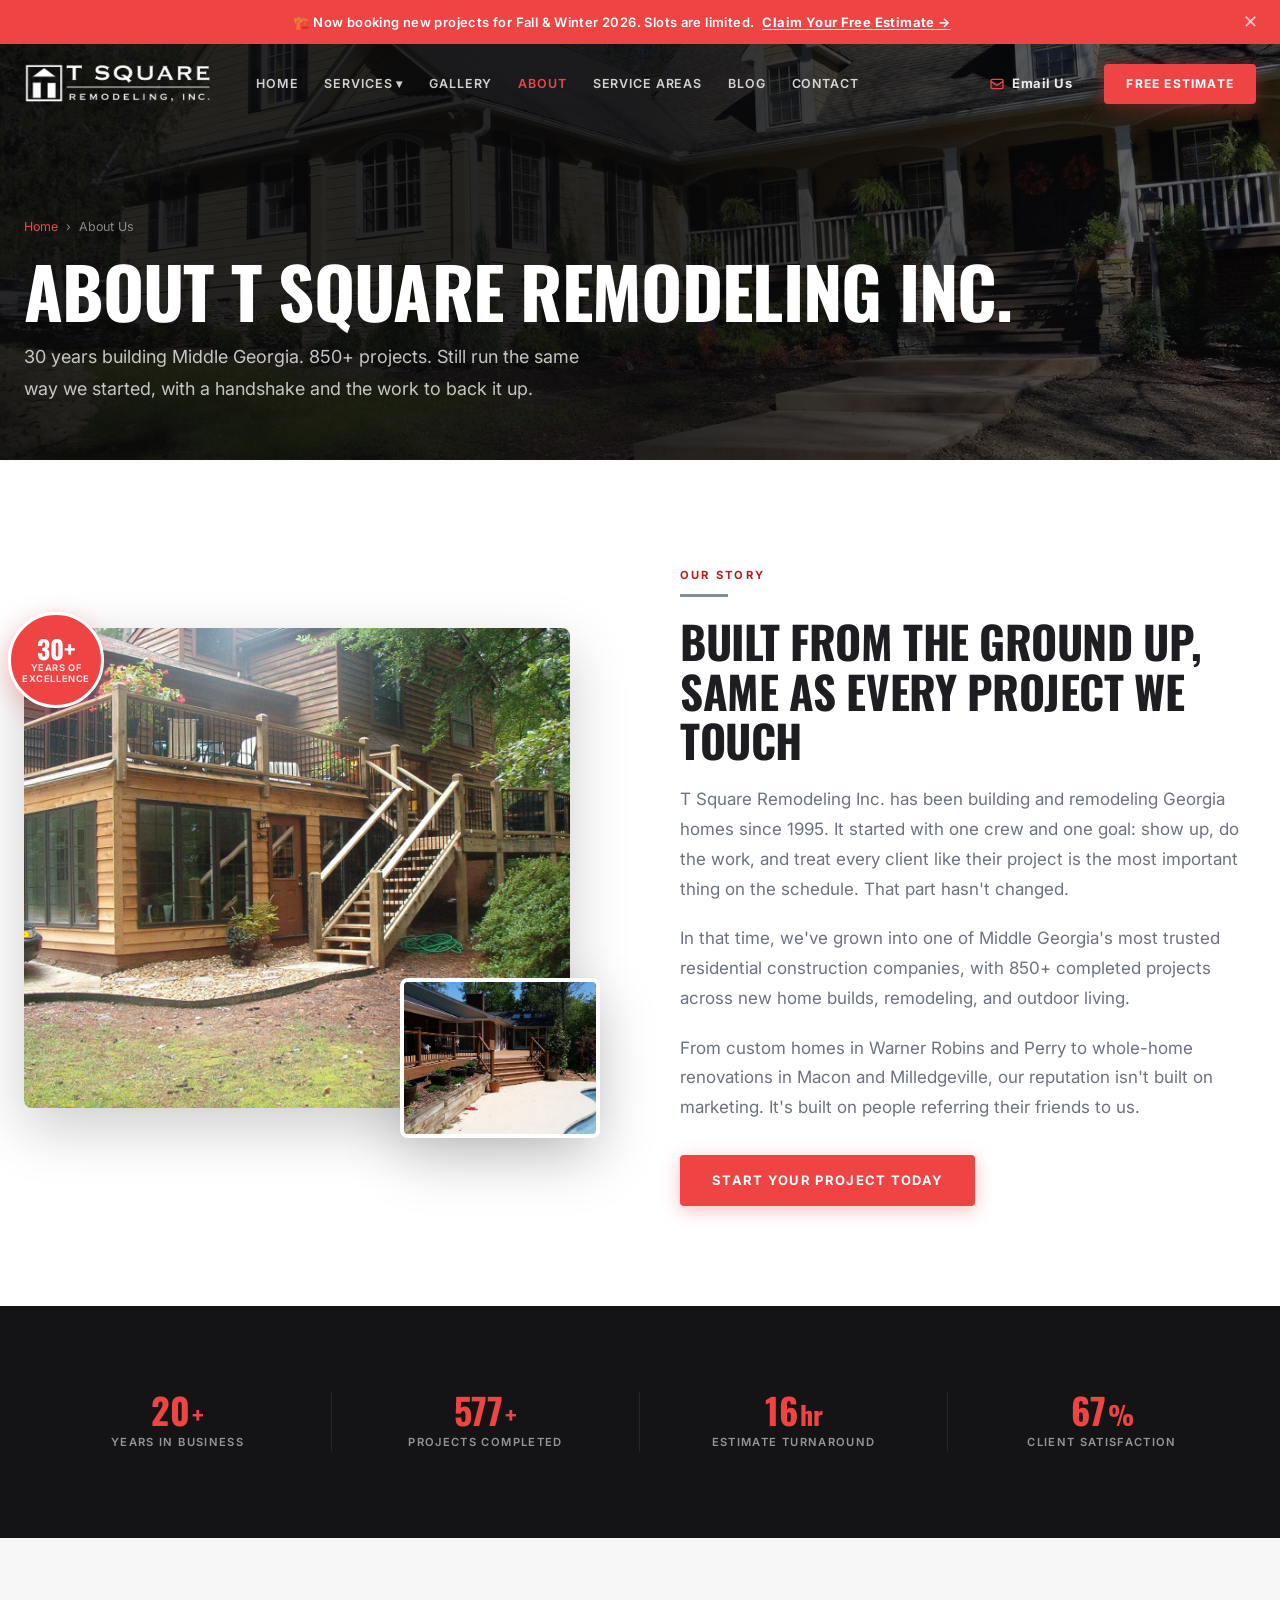
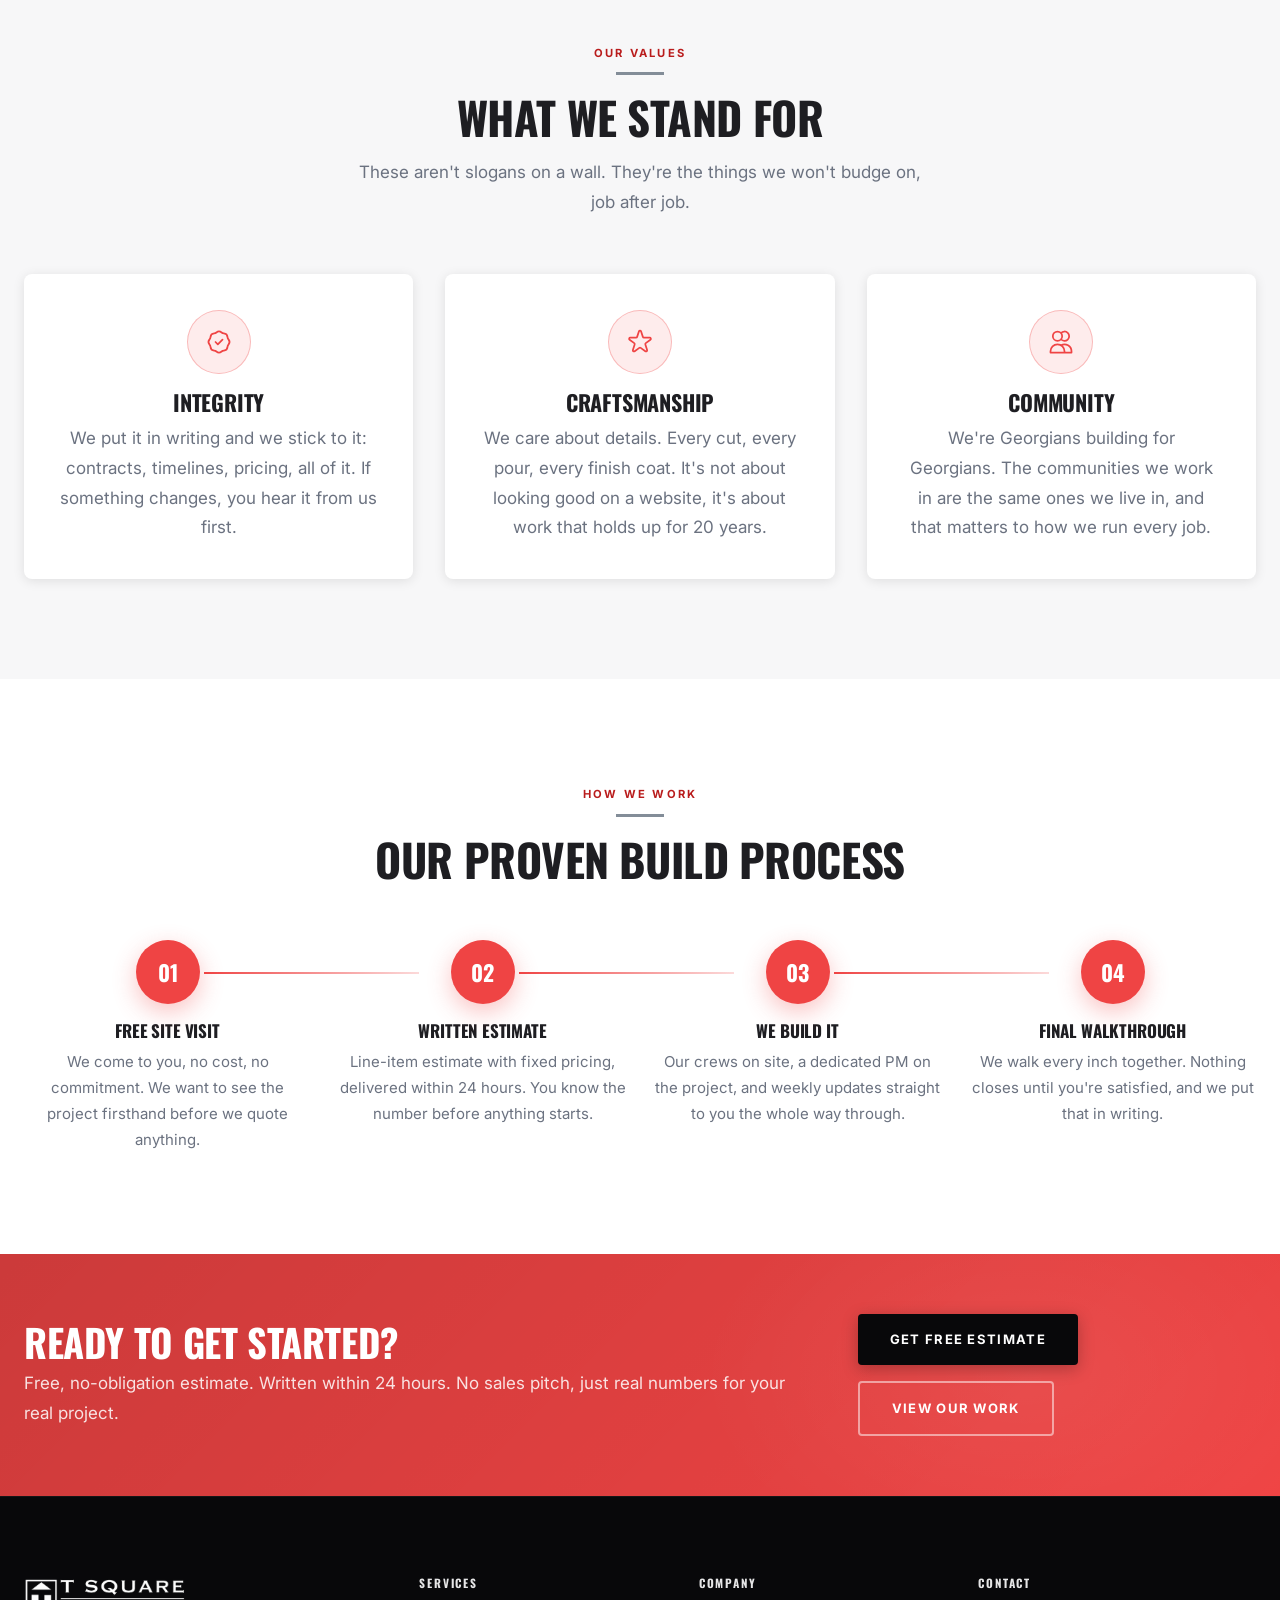
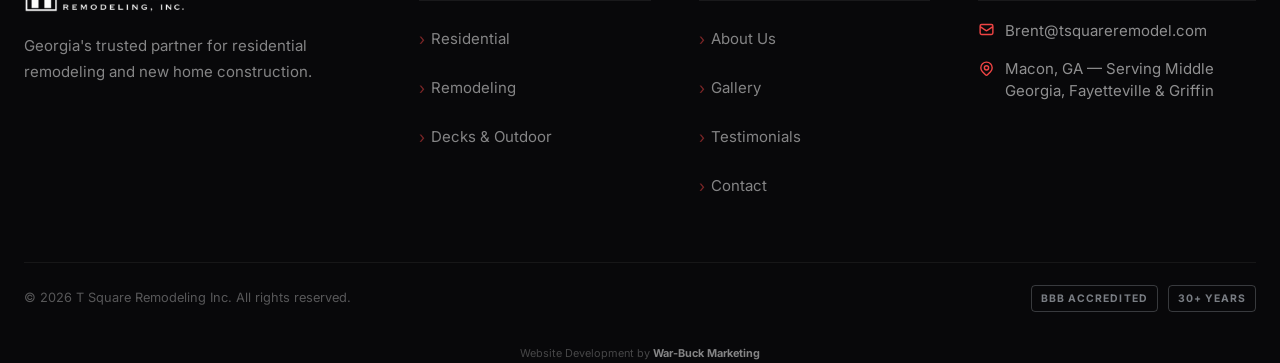
<file: about.html>
<!DOCTYPE html>
<html lang="en">
<head>
  <meta charset="UTF-8" />
  <meta name="viewport" content="width=device-width, initial-scale=1.0" />
  <title>About Us | T Square Remodeling Inc. — Georgia's Trusted Builders</title>
  <link rel="icon" href="data:image/svg+xml,<svg xmlns='http://www.w3.org/2000/svg' viewBox='0 0 32 32'><rect width='32' height='32' rx='4' fill='%2308080a'/><path d='M16,4 L7,10 L25,10 Z' fill='white'/><rect x='7' y='15' width='6' height='10' fill='white'/><rect x='19' y='15' width='6' height='10' fill='white'/></svg>" />
  <meta name="description" content="Learn the story behind T Square Remodeling Inc. 30+ years building Georgia communities with integrity, precision, and a relentless commitment to quality." />
  <link rel="canonical" href="https://tsquareremodel.com/about.html" />
  <meta property="og:title" content="About Us | T Square Remodeling Inc. — Georgia's Trusted Builders" />
  <meta property="og:description" content="Learn the story behind T Square Remodeling Inc. 30+ years building Georgia communities with integrity, precision, and a relentless commitment to quality." />
  <meta property="og:url" content="https://tsquareremodel.com/about.html" />
  <meta property="og:type" content="website" />
  <meta property="og:image" content="https://tsquareremodel.com/images/og-share.jpg" />
  <meta property="og:image:width" content="1200" />
  <meta property="og:image:height" content="630" />
  <meta property="og:image:alt" content="T Square Remodeling, Inc. Remodeling, decks and outdoor living in Middle Georgia, Fayetteville and Griffin. Since 1995." />
  <meta name="twitter:image" content="https://tsquareremodel.com/images/og-share.jpg" />
  <link rel="preconnect" href="https://fonts.googleapis.com" />
  <link rel="preconnect" href="https://fonts.gstatic.com" crossorigin />
  <link rel="preconnect" href="https://images.unsplash.com" />
  <link href="https://fonts.googleapis.com/css2?family=Oswald:wght@400;500;600;700&family=Inter:wght@400;500;600;700&display=swap" rel="stylesheet" />
  <link rel="stylesheet" href="css/styles.css" />
</head>
<body>

<div class="announce-bar" role="banner">
  <span>🏗️ Now booking new projects for Fall & Winter 2026. Slots are limited.</span>
  <a href="contact.html">Claim Your Free Estimate →</a>
  <button class="announce-close" aria-label="Close announcement">✕</button>
</div>
<nav class="nav transparent" id="mainNav">
  <div class="container nav-inner">
    <a href="index.html" class="nav-logo"><img src="images/logo.png" alt="T Square Remodeling Inc." width="220" height="52"></a>
    <ul class="nav-links">
      <li><a href="index.html">Home</a></li>
      <li class="has-dropdown"><a href="services.html">Services ▾</a>
        <ul class="dropdown">
          <li><a href="residential.html">Residential Construction</a></li>
          <li><a href="remodeling.html">Remodeling & Renovation</a></li>
          <li><a href="concrete.html">Decks & Outdoor Living</a></li>
        </ul>
      </li>
      <li><a href="gallery.html">Gallery</a></li>
      <li><a href="about.html" class="active">About</a></li>
      <li><a href="service-areas.html">Service Areas</a></li>
      <li><a href="blog.html">Blog</a></li>
      <li><a href="contact.html">Contact</a></li>
    </ul>
    <a href="mailto:Brent@tsquareremodel.com" class="nav-phone" aria-label="Email Brent@tsquareremodel.com"><svg xmlns="http://www.w3.org/2000/svg" fill="none" viewBox="0 0 24 24" stroke="currentColor" stroke-width="2" width="16" height="16"><path stroke-linecap="round" stroke-linejoin="round" d="M3 8l7.89 5.26a2 2 0 002.22 0L21 8M5 19h14a2 2 0 002-2V7a2 2 0 00-2-2H5a2 2 0 00-2 2v10a2 2 0 002 2z"/></svg> Email Us</a>
    <a href="contact.html" class="btn btn-red nav-cta btn-sm">Free Estimate</a>
    <button class="nav-toggle" id="navToggle" aria-label="Open menu" aria-expanded="false" aria-controls="mobileNav"><span></span><span></span><span></span></button>
  </div>
</nav>
<nav class="mobile-nav" id="mobileNav" aria-label="Mobile navigation">
  <a href="mailto:Brent@tsquareremodel.com" class="mobile-phone"><svg xmlns="http://www.w3.org/2000/svg" fill="none" viewBox="0 0 24 24" stroke="currentColor" stroke-width="2" width="18" height="18"><path stroke-linecap="round" stroke-linejoin="round" d="M3 8l7.89 5.26a2 2 0 002.22 0L21 8M5 19h14a2 2 0 002-2V7a2 2 0 00-2-2H5a2 2 0 00-2 2v10a2 2 0 002 2z"/></svg> Brent@tsquareremodel.com</a>
  <a href="index.html">Home</a><a href="services.html">Services</a><a href="residential.html">Residential</a><a href="remodeling.html">Remodeling</a><a href="concrete.html">Decks & Outdoor Living</a><a href="gallery.html">Gallery</a><a href="about.html">About</a><a href="service-areas.html">Service Areas</a><a href="blog.html">Blog</a><a href="contact.html">Contact</a>
  <a href="contact.html" class="btn btn-red">Get Free Estimate</a>
</nav>

<main>

<!-- PAGE HERO -->
<section class="page-hero">
  <div class="page-hero-bg"><img src="images/home-addition-1.jpg" alt="Construction team" /></div>
  <div class="page-hero-overlay"></div>
  <div class="container page-hero-content">
    <div class="breadcrumb"><a href="index.html">Home</a><span>›</span><span>About Us</span></div>
    <h1>About T Square Remodeling Inc.</h1>
    <p style="color:rgba(255,255,255,0.75); font-size:1.125rem; max-width:560px; margin-top:12px;">30 years building Middle Georgia. 850+ projects. Still run the same way we started, with a handshake and the work to back it up.</p>
  </div>
</section>

<!-- STORY SECTION -->
<section class="section">
  <div class="container">
    <div class="about-intro-grid">
      <div class="about-img-stack fade-in">
        <div class="about-img-main">
          <img src="images/outdoor-living-5.jpg" alt="T Square Remodeling completed project" loading="lazy" />
        </div>
        <div class="about-img-accent">
          <img src="images/deck-remodel-1.jpg" alt="Custom deck build Georgia" loading="lazy" />
        </div>
        <div class="experience-badge">
          <span class="exp-num">30+</span>
          <span class="exp-text">Years of Excellence</span>
        </div>
      </div>
      <div class="fade-up">
        <span class="eyebrow">Our Story</span>
        <span class="silver-bar" style="margin-bottom:20px;"></span>
        <h2 style="margin-bottom:20px;">Built From the Ground Up, Same as Every Project We Touch</h2>
        <p style="margin-bottom:20px;">T Square Remodeling Inc. has been building and remodeling Georgia homes since 1995. It started with one crew and one goal: show up, do the work, and treat every client like their project is the most important thing on the schedule. That part hasn't changed.</p>
        <p style="margin-bottom:20px;">In that time, we've grown into one of Middle Georgia's most trusted residential construction companies, with 850+ completed projects across new home builds, remodeling, and outdoor living.</p>
        <p style="margin-bottom:32px;">From custom homes in Warner Robins and Perry to whole-home renovations in Macon and Milledgeville, our reputation isn't built on marketing. It's built on people referring their friends to us.</p>
        <a href="contact.html" class="btn btn-red">Start Your Project Today</a>
      </div>
    </div>
  </div>
</section>

<!-- STATS BAR -->
<section style="background:var(--charcoal); padding:60px 0;">
  <div class="container">
    <div class="stats-bar">
      <div class="stat-item"><div class="stat-number"><span data-count="30">0</span><span class="suffix">+</span></div><div class="stat-label">Years in Business</div></div>
      <div class="stat-item"><div class="stat-number"><span data-count="850">0</span><span class="suffix">+</span></div><div class="stat-label">Projects Completed</div></div>
      <div class="stat-item"><div class="stat-number"><span data-count="24">0</span><span class="suffix">hr</span></div><div class="stat-label">Estimate Turnaround</div></div>
      <div class="stat-item"><div class="stat-number"><span data-count="99">0</span><span class="suffix">%</span></div><div class="stat-label">Client Satisfaction</div></div>
    </div>
  </div>
</section>

<!-- VALUES -->
<section class="section section-off">
  <div class="container">
    <div class="section-header center fade-up">
      <span class="eyebrow">Our Values</span>
      <span class="header-line"></span>
      <h2>What We Stand For</h2>
      <p>These aren't slogans on a wall. They're the things we won't budge on, job after job.</p>
    </div>
    <div class="grid-3 fade-up">
      <div class="value-item" style="flex-direction:column; text-align:center; background:var(--white); padding:36px; border-radius:var(--radius-md); box-shadow:var(--shadow-sm);">
        <div class="value-icon" style="margin:0 auto 16px;"><svg xmlns="http://www.w3.org/2000/svg" fill="none" viewBox="0 0 24 24" stroke="currentColor" stroke-width="1.5"><path stroke-linecap="round" stroke-linejoin="round" d="M9 12l2 2 4-4M7.835 4.697a3.42 3.42 0 001.946-.806 3.42 3.42 0 014.438 0 3.42 3.42 0 001.946.806 3.42 3.42 0 013.138 3.138 3.42 3.42 0 00.806 1.946 3.42 3.42 0 010 4.438 3.42 3.42 0 00-.806 1.946 3.42 3.42 0 01-3.138 3.138 3.42 3.42 0 00-1.946.806 3.42 3.42 0 01-4.438 0 3.42 3.42 0 00-1.946-.806 3.42 3.42 0 01-3.138-3.138 3.42 3.42 0 00-.806-1.946 3.42 3.42 0 010-4.438 3.42 3.42 0 00.806-1.946 3.42 3.42 0 013.138-3.138z"/></svg></div>
        <h4 style="margin-bottom:10px; color:var(--dark);">Integrity</h4>
        <p>We put it in writing and we stick to it: contracts, timelines, pricing, all of it. If something changes, you hear it from us first.</p>
      </div>
      <div class="value-item" style="flex-direction:column; text-align:center; background:var(--white); padding:36px; border-radius:var(--radius-md); box-shadow:var(--shadow-sm);">
        <div class="value-icon" style="margin:0 auto 16px;"><svg xmlns="http://www.w3.org/2000/svg" fill="none" viewBox="0 0 24 24" stroke="currentColor" stroke-width="1.5"><path stroke-linecap="round" stroke-linejoin="round" d="M11.049 2.927c.3-.921 1.603-.921 1.902 0l1.519 4.674a1 1 0 00.95.69h4.915c.969 0 1.371 1.24.588 1.81l-3.976 2.888a1 1 0 00-.363 1.118l1.518 4.674c.3.922-.755 1.688-1.538 1.118l-3.976-2.888a1 1 0 00-1.176 0l-3.976 2.888c-.783.57-1.838-.197-1.538-1.118l1.518-4.674a1 1 0 00-.363-1.118l-3.976-2.888c-.784-.57-.38-1.81.588-1.81h4.914a1 1 0 00.951-.69l1.519-4.674z"/></svg></div>
        <h4 style="margin-bottom:10px; color:var(--dark);">Craftsmanship</h4>
        <p>We care about details. Every cut, every pour, every finish coat. It's not about looking good on a website, it's about work that holds up for 20 years.</p>
      </div>
      <div class="value-item" style="flex-direction:column; text-align:center; background:var(--white); padding:36px; border-radius:var(--radius-md); box-shadow:var(--shadow-sm);">
        <div class="value-icon" style="margin:0 auto 16px;"><svg xmlns="http://www.w3.org/2000/svg" fill="none" viewBox="0 0 24 24" stroke="currentColor" stroke-width="1.5"><path stroke-linecap="round" stroke-linejoin="round" d="M12 4.354a4 4 0 110 5.292M15 21H3v-1a6 6 0 0112 0v1zm0 0h6v-1a6 6 0 00-9-5.197M13 7a4 4 0 11-8 0 4 4 0 018 0z"/></svg></div>
        <h4 style="margin-bottom:10px; color:var(--dark);">Community</h4>
        <p>We're Georgians building for Georgians. The communities we work in are the same ones we live in, and that matters to how we run every job.</p>
      </div>
    </div>
  </div>
</section>

<!-- PROCESS -->
<section class="section">
  <div class="container">
    <div class="section-header center fade-up">
      <span class="eyebrow">How We Work</span>
      <span class="header-line"></span>
      <h2>Our Proven Build Process</h2>
    </div>
    <div class="process-steps fade-up">
      <div class="process-step"><div class="step-num">01</div><h4>Free Site Visit</h4><p>We come to you, no cost, no commitment. We want to see the project firsthand before we quote anything.</p></div>
      <div class="process-step"><div class="step-num">02</div><h4>Written Estimate</h4><p>Line-item estimate with fixed pricing, delivered within 24 hours. You know the number before anything starts.</p></div>
      <div class="process-step"><div class="step-num">03</div><h4>We Build It</h4><p>Our crews on site, a dedicated PM on the project, and weekly updates straight to you the whole way through.</p></div>
      <div class="process-step"><div class="step-num">04</div><h4>Final Walkthrough</h4><p>We walk every inch together. Nothing closes until you're satisfied, and we put that in writing.</p></div>
    </div>
  </div>
</section>

<!-- CTA -->
<section class="cta-banner">
  <div class="container">
    <div class="cta-banner-inner">
      <div><h2>Ready to Get Started?</h2><p>Free, no-obligation estimate. Written within 24 hours. No sales pitch, just real numbers for your real project.</p></div>
      <div style="display:flex;gap:16px;flex-wrap:wrap;">
        <a href="contact.html" class="btn btn-dark">Get Free Estimate</a>
        <a href="gallery.html" class="btn btn-outline-white">View Our Work</a>
      </div>
    </div>
  </div>
</section>


</main>
<footer class="footer">
  <div class="container">
    <div class="footer-grid">
      <div class="footer-brand"><a href="index.html" class="nav-logo"><img src="images/logo.png" alt="T Square Remodeling Inc." width="220" height="52"></a><p>Georgia's trusted partner for residential remodeling and new home construction.</p></div>
      <div class="footer-col"><h5>Services</h5><ul class="footer-links"><li><a href="residential.html">Residential</a></li><li><a href="remodeling.html">Remodeling</a></li><li><a href="concrete.html">Decks & Outdoor</a></li></ul></div>
      <div class="footer-col"><h5>Company</h5><ul class="footer-links"><li><a href="about.html">About Us</a></li><li><a href="gallery.html">Gallery</a></li><li><a href="testimonials.html">Testimonials</a></li><li><a href="contact.html">Contact</a></li></ul></div>
      <div class="footer-col"><h5>Contact</h5><div class="footer-contact-item"><svg xmlns="http://www.w3.org/2000/svg" fill="none" viewBox="0 0 24 24" stroke="currentColor" stroke-width="2"><path stroke-linecap="round" stroke-linejoin="round" d="M3 8l7.89 5.26a2 2 0 002.22 0L21 8M5 19h14a2 2 0 002-2V7a2 2 0 00-2-2H5a2 2 0 00-2 2v10a2 2 0 002 2z"/></svg><a href="mailto:Brent@tsquareremodel.com">Brent@tsquareremodel.com</a></div><div class="footer-contact-item"><svg xmlns="http://www.w3.org/2000/svg" fill="none" viewBox="0 0 24 24" stroke="currentColor" stroke-width="2"><path stroke-linecap="round" stroke-linejoin="round" d="M17.657 16.657L13.414 20.9a1.998 1.998 0 01-2.827 0l-4.244-4.243a8 8 0 1111.314 0z"/><path stroke-linecap="round" stroke-linejoin="round" d="M15 11a3 3 0 11-6 0 3 3 0 016 0z"/></svg><span>Macon, GA — Serving Middle Georgia, Fayetteville & Griffin</span></div></div>
    </div>
    <div class="footer-bottom"><p>© 2026 T Square Remodeling Inc. All rights reserved.</p><div class="footer-badges"><span class="badge">BBB Accredited</span><span class="badge">30+ Years</span></div></div><div class="dev-credit"><p>Website Development by <a href="https://warbuckmarketing.com" target="_blank" rel="noopener">War-Buck Marketing</a></p></div>
  </div>
</footer>
<div class="sticky-mobile">
  <a href="mailto:Brent@tsquareremodel.com" class="sticky-btn sticky-call" aria-label="Email us"><svg xmlns="http://www.w3.org/2000/svg" fill="none" viewBox="0 0 24 24" stroke="currentColor" stroke-width="2"><path stroke-linecap="round" stroke-linejoin="round" d="M3 8l7.89 5.26a2 2 0 002.22 0L21 8M5 19h14a2 2 0 002-2V7a2 2 0 00-2-2H5a2 2 0 00-2 2v10a2 2 0 002 2z"/></svg>Email Us</a>
  <a href="contact.html" class="sticky-btn sticky-text"><svg xmlns="http://www.w3.org/2000/svg" fill="none" viewBox="0 0 24 24" stroke="currentColor" stroke-width="2"><path stroke-linecap="round" stroke-linejoin="round" d="M9 12h6m-6 4h6m2 5H7a2 2 0 01-2-2V5a2 2 0 012-2h5.586a1 1 0 01.707.293l5.414 5.414a1 1 0 01.293.707V19a2 2 0 01-2 2z"/></svg>Free Estimate</a>
</div>
<button class="back-to-top" aria-label="Back to top">
  <svg xmlns="http://www.w3.org/2000/svg" fill="none" viewBox="0 0 24 24" stroke="currentColor" stroke-width="2.5"><path stroke-linecap="round" stroke-linejoin="round" d="M5 15l7-7 7 7"/></svg>
</button>
<script src="js/main.js" defer></script>
</body>
</html>
</file>
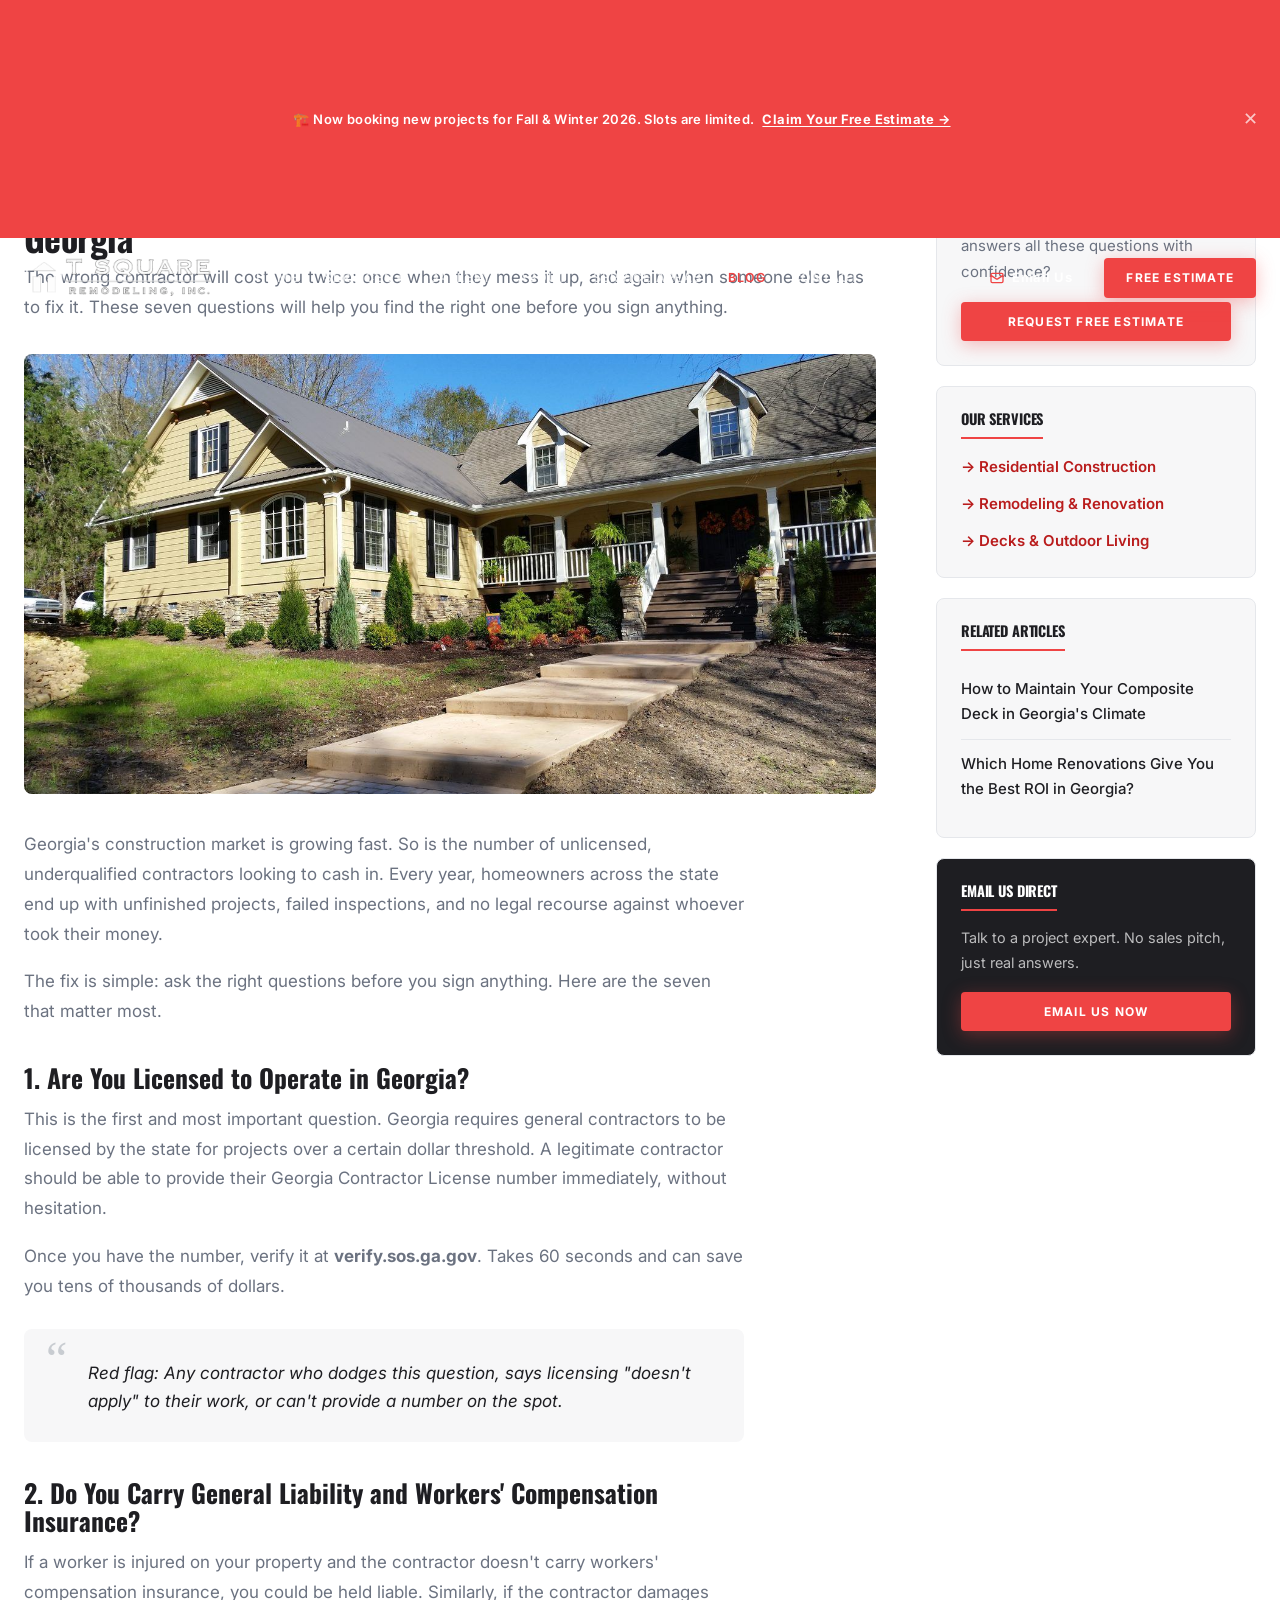
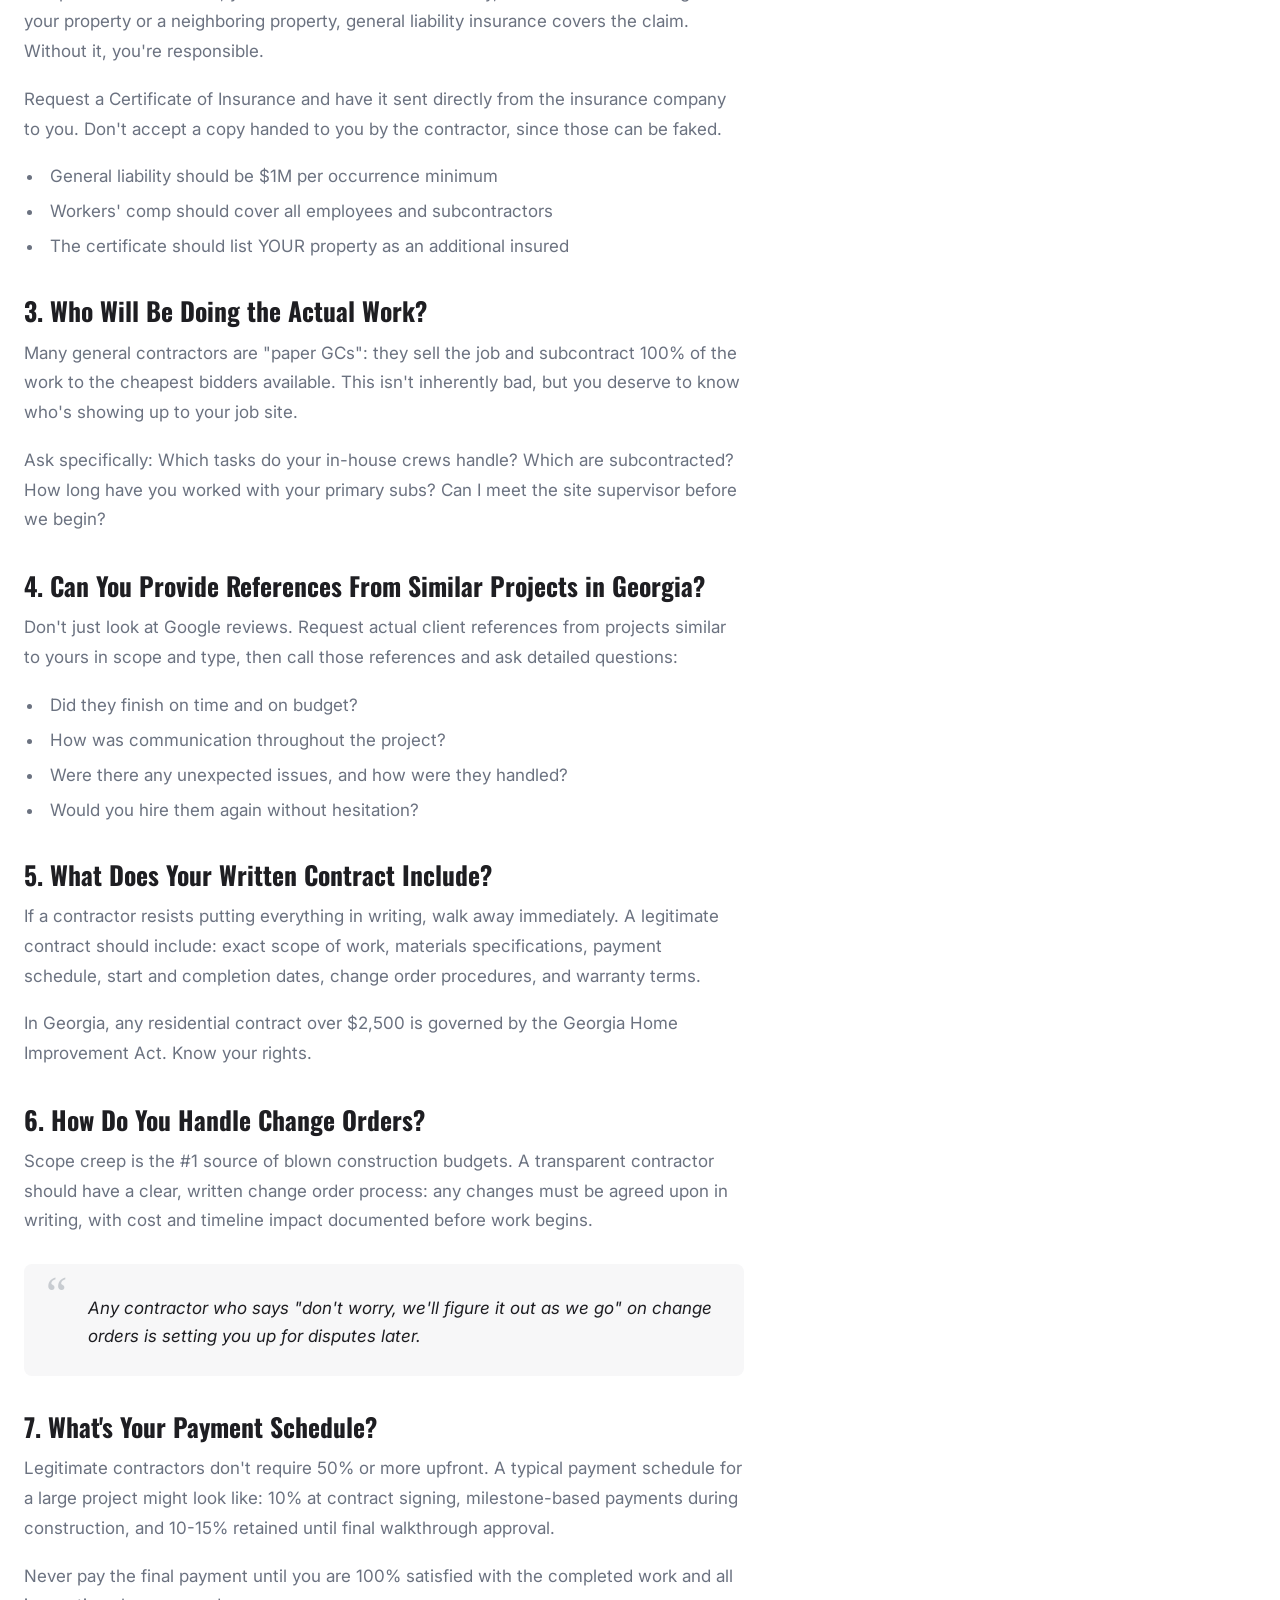
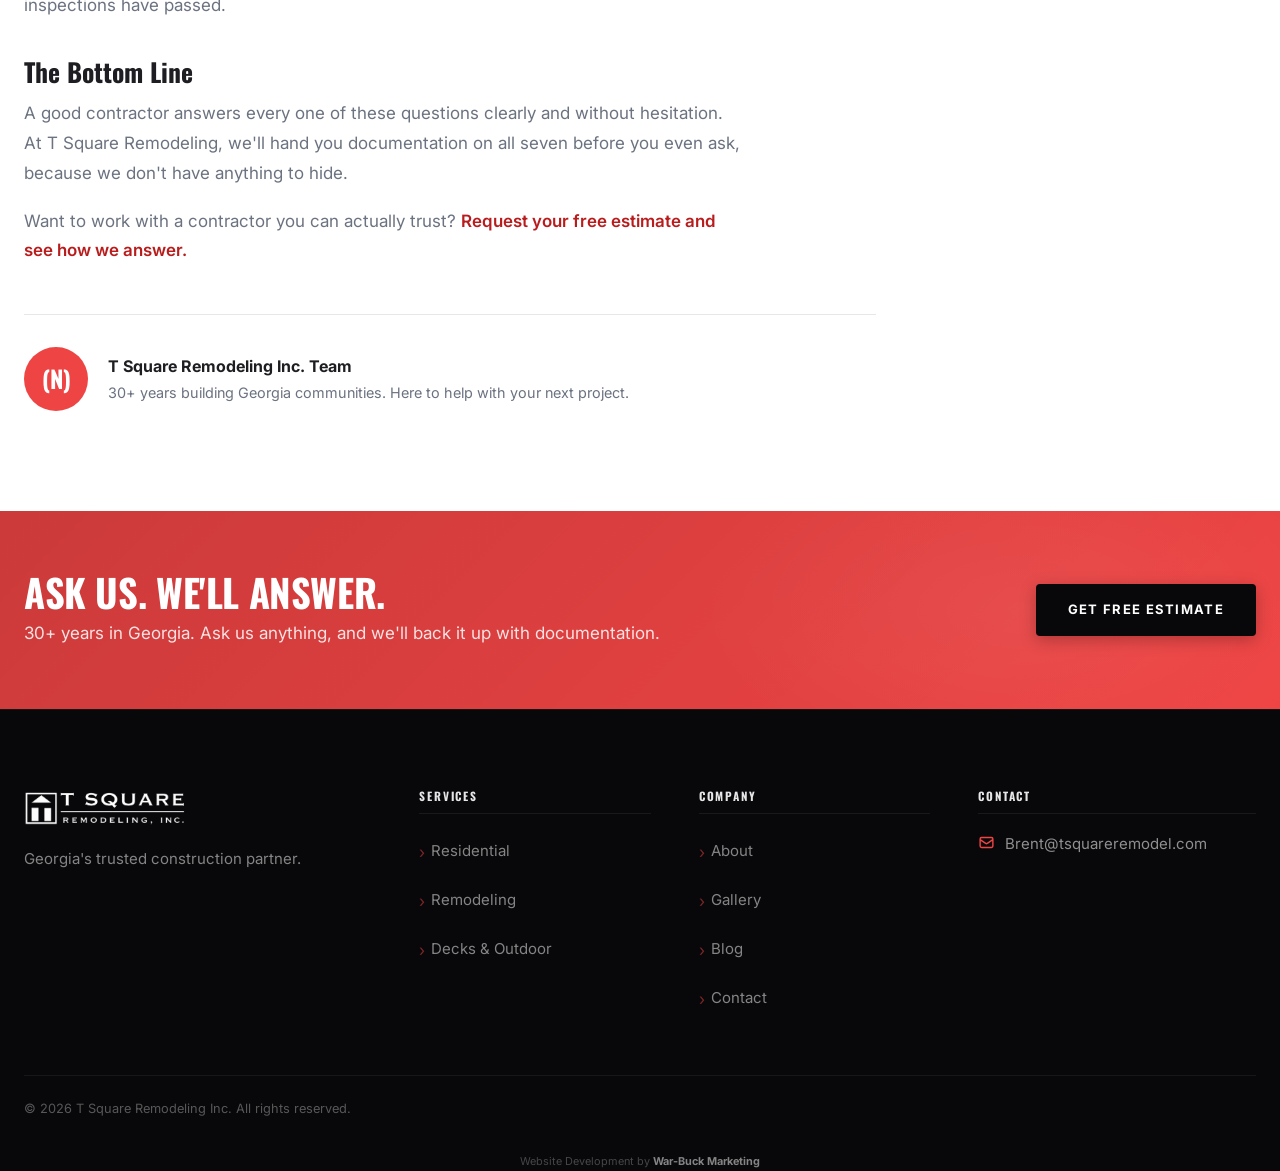
<file: blog-post-1.html>
<!DOCTYPE html>
<html lang="en">
<head>
  <meta charset="UTF-8" /><meta name="viewport" content="width=device-width, initial-scale=1.0" />
  <title>7 Questions to Ask Before Hiring a General Contractor in Georgia | T Square Remodeling Inc. Blog</title>
  <link rel="icon" href="data:image/svg+xml,<svg xmlns='http://www.w3.org/2000/svg' viewBox='0 0 32 32'><rect width='32' height='32' rx='4' fill='%2308080a'/><path d='M16,4 L7,10 L25,10 Z' fill='white'/><rect x='7' y='15' width='6' height='10' fill='white'/><rect x='19' y='15' width='6' height='10' fill='white'/></svg>" />
  <meta name="description" content="Protect your construction investment. These 7 questions reveal red flags, expose unlicensed contractors, and ensure you hire the right general contractor in Georgia." />
  <meta property="og:title" content="7 Questions to Ask Before Hiring a General Contractor in Georgia | T Square Remodeling Inc. Blog" />
  <meta property="og:description" content="Protect your construction investment. These 7 questions reveal red flags, expose unlicensed contractors, and ensure you hire the right general contractor in Georgia." />
  <meta property="og:type" content="article" />
  <meta property="og:image" content="https://tsquareremodel.com/images/og-share.jpg" />
  <meta property="og:image:width" content="1200" />
  <meta property="og:image:height" content="630" />
  <meta property="og:image:alt" content="T Square Remodeling, Inc. Remodeling, decks and outdoor living in Middle Georgia, Fayetteville and Griffin. Since 1995." />
  <meta name="twitter:image" content="https://tsquareremodel.com/images/og-share.jpg" />
  <meta property="og:url" content="https://tsquareremodel.com/blog-post-1.html" />
  <link rel="canonical" href="https://tsquareremodel.com/blog-post-1.html" />
  <meta name="keywords" content="hiring a general contractor Georgia, how to choose a contractor Georgia, questions to ask contractor, licensed contractor Georgia" />
  <link rel="preconnect" href="https://fonts.googleapis.com" /><link rel="preconnect" href="https://fonts.gstatic.com" crossorigin />
  <link rel="preconnect" href="https://images.unsplash.com" />
  <link href="https://fonts.googleapis.com/css2?family=Oswald:wght@400;500;600;700&family=Inter:wght@400;500;600;700&display=swap" rel="stylesheet" />
  <link rel="stylesheet" href="css/styles.css" />
  <script type="application/ld+json">{"@context":"https://schema.org","@type":"Article","headline":"7 Questions to Ask Before Hiring a General Contractor in Georgia","author":{"@type":"Organization","name":"T Square Remodeling Inc."},"publisher":{"@type":"Organization","name":"T Square Remodeling Inc."},"datePublished":"2025-05-10","description":"Critical questions to ask before hiring a general contractor in Georgia."}</script>
</head>
<body>
<div class="announce-bar" role="banner">
  <span>🏗️ Now booking new projects for Fall & Winter 2026. Slots are limited.</span>
  <a href="contact.html">Claim Your Free Estimate →</a>
  <button class="announce-close" aria-label="Close announcement">✕</button>
</div>
<nav class="nav transparent" id="mainNav">
  <div class="container nav-inner">
    <a href="index.html" class="nav-logo"><img src="images/logo.png" alt="T Square Remodeling Inc." width="220" height="52"></a>
    <ul class="nav-links">
      <li><a href="index.html">Home</a></li>
      <li class="has-dropdown"><a href="services.html">Services ▾</a><ul class="dropdown"><li><a href="residential.html">Residential Construction</a></li><li><a href="remodeling.html">Remodeling & Renovation</a></li><li><a href="concrete.html">Decks & Outdoor Living</a></li></ul></li>
      <li><a href="gallery.html">Gallery</a></li><li><a href="about.html">About</a></li><li><a href="service-areas.html">Service Areas</a></li><li><a href="blog.html" class="active">Blog</a></li><li><a href="contact.html">Contact</a></li>
    </ul>
    <a href="mailto:Brent@tsquareremodel.com" class="nav-phone" aria-label="Email Brent@tsquareremodel.com"><svg xmlns="http://www.w3.org/2000/svg" fill="none" viewBox="0 0 24 24" stroke="currentColor" stroke-width="2" width="16" height="16"><path stroke-linecap="round" stroke-linejoin="round" d="M3 8l7.89 5.26a2 2 0 002.22 0L21 8M5 19h14a2 2 0 002-2V7a2 2 0 00-2-2H5a2 2 0 00-2 2v10a2 2 0 002 2z"/></svg> Email Us</a>
    <a href="contact.html" class="btn btn-red nav-cta btn-sm">Free Estimate</a>
    <button class="nav-toggle" id="navToggle" aria-label="Open menu" aria-expanded="false" aria-controls="mobileNav"><span></span><span></span><span></span></button>
  </div>
</nav>
<nav class="mobile-nav" id="mobileNav" aria-label="Mobile navigation">
  <a href="mailto:Brent@tsquareremodel.com" class="mobile-phone"><svg xmlns="http://www.w3.org/2000/svg" fill="none" viewBox="0 0 24 24" stroke="currentColor" stroke-width="2" width="18" height="18"><path stroke-linecap="round" stroke-linejoin="round" d="M3 8l7.89 5.26a2 2 0 002.22 0L21 8M5 19h14a2 2 0 002-2V7a2 2 0 00-2-2H5a2 2 0 00-2 2v10a2 2 0 002 2z"/></svg> Brent@tsquareremodel.com</a><a href="index.html">Home</a><a href="services.html">Services</a><a href="residential.html">Residential</a><a href="remodeling.html">Remodeling</a><a href="concrete.html">Decks & Outdoor</a><a href="gallery.html">Gallery</a><a href="about.html">About</a><a href="service-areas.html">Service Areas</a><a href="blog.html">Blog</a><a href="contact.html">Contact</a><a href="contact.html" class="btn btn-red">Get Free Estimate</a></nav>

<main>
<section class="section" style="padding-top: calc(var(--nav-h) + 60px);">
  <div class="container">
    <div class="blog-post-layout">
      <article class="blog-post-content">
        <div class="post-meta">
          <span class="blog-category">Residential</span>
          <span class="blog-date">May 10, 2026</span>
          <span style="color:var(--gray); font-size:0.8125rem;">8 min read</span>
        </div>
        <h1 class="post-title">7 Questions to Ask Before Hiring a General Contractor in Georgia</h1>
        <p style="color:var(--gray); font-size:1.0625rem; margin-bottom:32px;">The wrong contractor will cost you twice: once when they mess it up, and again when someone else has to fix it. These seven questions will help you find the right one before you sign anything.</p>
        <img src="images/home-addition-1.jpg" alt="Luxury home construction Georgia" class="post-header-img" />

        <div class="prose">
          <p>Georgia's construction market is growing fast. So is the number of unlicensed, underqualified contractors looking to cash in. Every year, homeowners across the state end up with unfinished projects, failed inspections, and no legal recourse against whoever took their money.</p>
          <p>The fix is simple: ask the right questions before you sign anything. Here are the seven that matter most.</p>

          <h2>1. Are You Licensed to Operate in Georgia?</h2>
          <p>This is the first and most important question. Georgia requires general contractors to be licensed by the state for projects over a certain dollar threshold. A legitimate contractor should be able to provide their Georgia Contractor License number immediately, without hesitation.</p>
          <p>Once you have the number, verify it at <strong>verify.sos.ga.gov</strong>. Takes 60 seconds and can save you tens of thousands of dollars.</p>
          <blockquote>Red flag: Any contractor who dodges this question, says licensing "doesn't apply" to their work, or can't provide a number on the spot.</blockquote>

          <h2>2. Do You Carry General Liability and Workers' Compensation Insurance?</h2>
          <p>If a worker is injured on your property and the contractor doesn't carry workers' compensation insurance, you could be held liable. Similarly, if the contractor damages your property or a neighboring property, general liability insurance covers the claim. Without it, you're responsible.</p>
          <p>Request a Certificate of Insurance and have it sent directly from the insurance company to you. Don't accept a copy handed to you by the contractor, since those can be faked.</p>
          <ul>
            <li>General liability should be $1M per occurrence minimum</li>
            <li>Workers' comp should cover all employees and subcontractors</li>
            <li>The certificate should list YOUR property as an additional insured</li>
          </ul>

          <h2>3. Who Will Be Doing the Actual Work?</h2>
          <p>Many general contractors are "paper GCs": they sell the job and subcontract 100% of the work to the cheapest bidders available. This isn't inherently bad, but you deserve to know who's showing up to your job site.</p>
          <p>Ask specifically: Which tasks do your in-house crews handle? Which are subcontracted? How long have you worked with your primary subs? Can I meet the site supervisor before we begin?</p>

          <h2>4. Can You Provide References From Similar Projects in Georgia?</h2>
          <p>Don't just look at Google reviews. Request actual client references from projects similar to yours in scope and type, then call those references and ask detailed questions:</p>
          <ul>
            <li>Did they finish on time and on budget?</li>
            <li>How was communication throughout the project?</li>
            <li>Were there any unexpected issues, and how were they handled?</li>
            <li>Would you hire them again without hesitation?</li>
          </ul>

          <h2>5. What Does Your Written Contract Include?</h2>
          <p>If a contractor resists putting everything in writing, walk away immediately. A legitimate contract should include: exact scope of work, materials specifications, payment schedule, start and completion dates, change order procedures, and warranty terms.</p>
          <p>In Georgia, any residential contract over $2,500 is governed by the Georgia Home Improvement Act. Know your rights.</p>

          <h2>6. How Do You Handle Change Orders?</h2>
          <p>Scope creep is the #1 source of blown construction budgets. A transparent contractor should have a clear, written change order process: any changes must be agreed upon in writing, with cost and timeline impact documented before work begins.</p>
          <blockquote>Any contractor who says "don't worry, we'll figure it out as we go" on change orders is setting you up for disputes later.</blockquote>

          <h2>7. What's Your Payment Schedule?</h2>
          <p>Legitimate contractors don't require 50% or more upfront. A typical payment schedule for a large project might look like: 10% at contract signing, milestone-based payments during construction, and 10-15% retained until final walkthrough approval.</p>
          <p>Never pay the final payment until you are 100% satisfied with the completed work and all inspections have passed.</p>

          <h2>The Bottom Line</h2>
          <p>A good contractor answers every one of these questions clearly and without hesitation. At T Square Remodeling, we'll hand you documentation on all seven before you even ask, because we don't have anything to hide.</p>
          <p>Want to work with a contractor you can actually trust? <a href="contact.html" style="color:var(--red-ink); font-weight:600;">Request your free estimate and see how we answer.</a></p>
        </div>

        <!-- AUTHOR -->
        <div style="display:flex; align-items:center; gap:20px; margin-top:48px; padding-top:32px; border-top:1px solid var(--light-gray);">
          <div style="width:64px; height:64px; border-radius:50%; background:var(--red); display:flex; align-items:center; justify-content:center; flex-shrink:0; font-family:var(--font-heading); font-size:1.5rem; font-weight:700; color:white;">(N)</div>
          <div><strong style="display:block; color:var(--dark);">T Square Remodeling Inc. Team</strong><span style="color:var(--gray); font-size:0.9rem;">30+ years building Georgia communities. Here to help with your next project.</span></div>
        </div>
      </article>

      <aside class="blog-sidebar">
        <div class="sidebar-widget">
          <h4>Get Free Estimate</h4>
          <p style="font-size:0.9375rem; margin-bottom:16px;">Ready to work with a contractor who answers all these questions with confidence?</p>
          <a href="contact.html" class="btn btn-red btn-sm" style="width:100%;justify-content:center;">Request Free Estimate</a>
        </div>
        <div class="sidebar-widget">
          <h4>Our Services</h4>
          <ul style="display:flex;flex-direction:column;gap:10px;margin-top:8px;">
            <li><a href="residential.html" style="color:var(--red-ink);font-weight:600;font-size:0.9375rem;">→ Residential Construction</a></li>
            <li><a href="remodeling.html" style="color:var(--red-ink);font-weight:600;font-size:0.9375rem;">→ Remodeling & Renovation</a></li>
            <li><a href="concrete.html" style="color:var(--red-ink);font-weight:600;font-size:0.9375rem;">→ Decks & Outdoor Living</a></li>
          </ul>
        </div>
        <div class="sidebar-widget">
          <h4>Related Articles</h4>
          <div style="margin-top:8px;">
            <a href="blog-post-2.html" style="display:block;padding:12px 0;border-bottom:1px solid var(--light-gray);color:var(--dark);font-size:0.9375rem;font-weight:500;">How to Maintain Your Composite Deck in Georgia's Climate</a>
            <a href="blog.html" style="display:block;padding:12px 0;color:var(--dark);font-size:0.9375rem;font-weight:500;">Which Home Renovations Give You the Best ROI in Georgia?</a>
          </div>
        </div>
        <div class="sidebar-widget" style="background:var(--dark); color:white;">
          <h4 style="color:white;">Email Us Direct</h4>
          <p style="color:rgba(255,255,255,0.7); font-size:0.9rem; margin:8px 0 16px;">Talk to a project expert. No sales pitch, just real answers.</p>
          <a href="mailto:Brent@tsquareremodel.com" class="btn btn-red btn-sm" style="width:100%;justify-content:center;">Email Us Now</a>
        </div>
      </aside>
    </div>
  </div>
</section>
</main>

<section class="cta-banner"><div class="container"><div class="cta-banner-inner"><div><h2>Ask Us. We'll Answer.</h2><p>30+ years in Georgia. Ask us anything, and we'll back it up with documentation.</p></div><a href="contact.html" class="btn btn-dark">Get Free Estimate</a></div></div></section>

<footer class="footer"><div class="container"><div class="footer-grid"><div class="footer-brand"><a href="index.html" class="nav-logo"><img src="images/logo.png" alt="T Square Remodeling Inc." width="220" height="52"></a><p>Georgia's trusted construction partner.</p></div><div class="footer-col"><h5>Services</h5><ul class="footer-links"><li><a href="residential.html">Residential</a></li><li><a href="remodeling.html">Remodeling</a></li><li><a href="concrete.html">Decks & Outdoor</a></li></ul></div><div class="footer-col"><h5>Company</h5><ul class="footer-links"><li><a href="about.html">About</a></li><li><a href="gallery.html">Gallery</a></li><li><a href="blog.html">Blog</a></li><li><a href="contact.html">Contact</a></li></ul></div><div class="footer-col"><h5>Contact</h5><div class="footer-contact-item"><svg xmlns="http://www.w3.org/2000/svg" fill="none" viewBox="0 0 24 24" stroke="currentColor" stroke-width="2"><path stroke-linecap="round" stroke-linejoin="round" d="M3 8l7.89 5.26a2 2 0 002.22 0L21 8M5 19h14a2 2 0 002-2V7a2 2 0 00-2-2H5a2 2 0 00-2 2v10a2 2 0 002 2z"/></svg><a href="mailto:Brent@tsquareremodel.com">Brent@tsquareremodel.com</a></div></div></div><div class="footer-bottom"><p>© 2026 T Square Remodeling Inc. All rights reserved.</p></div><div class="dev-credit"><p>Website Development by <a href="https://warbuckmarketing.com" target="_blank" rel="noopener">War-Buck Marketing</a></p></div></div></footer>
<div class="sticky-mobile"><a href="mailto:Brent@tsquareremodel.com" class="sticky-btn sticky-call" aria-label="Email us"><svg xmlns="http://www.w3.org/2000/svg" fill="none" viewBox="0 0 24 24" stroke="currentColor" stroke-width="2"><path stroke-linecap="round" stroke-linejoin="round" d="M3 8l7.89 5.26a2 2 0 002.22 0L21 8M5 19h14a2 2 0 002-2V7a2 2 0 00-2-2H5a2 2 0 00-2 2v10a2 2 0 002 2z"/></svg>Email Us</a><a href="contact.html" class="sticky-btn sticky-text">Free Estimate</a></div>
<button class="back-to-top" aria-label="Back to top">
  <svg xmlns="http://www.w3.org/2000/svg" fill="none" viewBox="0 0 24 24" stroke="currentColor" stroke-width="2.5"><path stroke-linecap="round" stroke-linejoin="round" d="M5 15l7-7 7 7"/></svg>
</button>
<script src="js/main.js" defer></script>
</body></html>
</file>
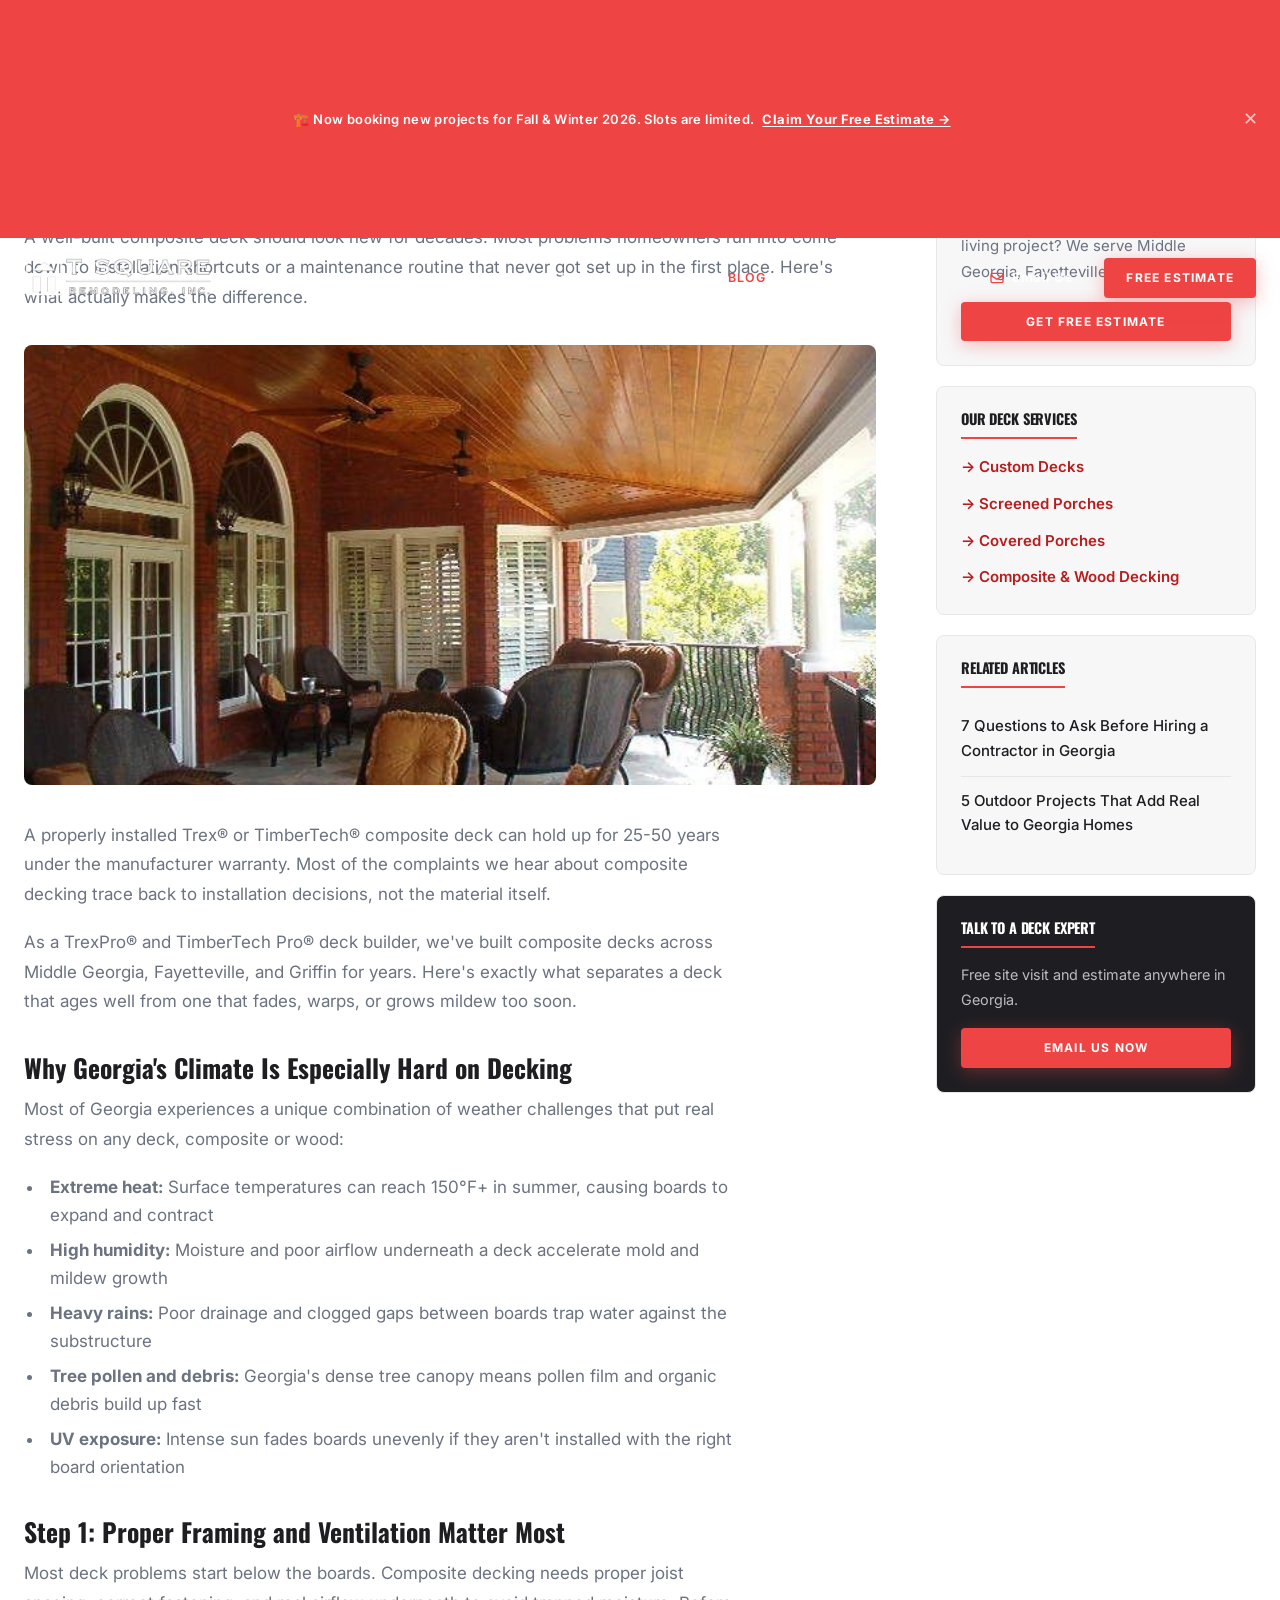
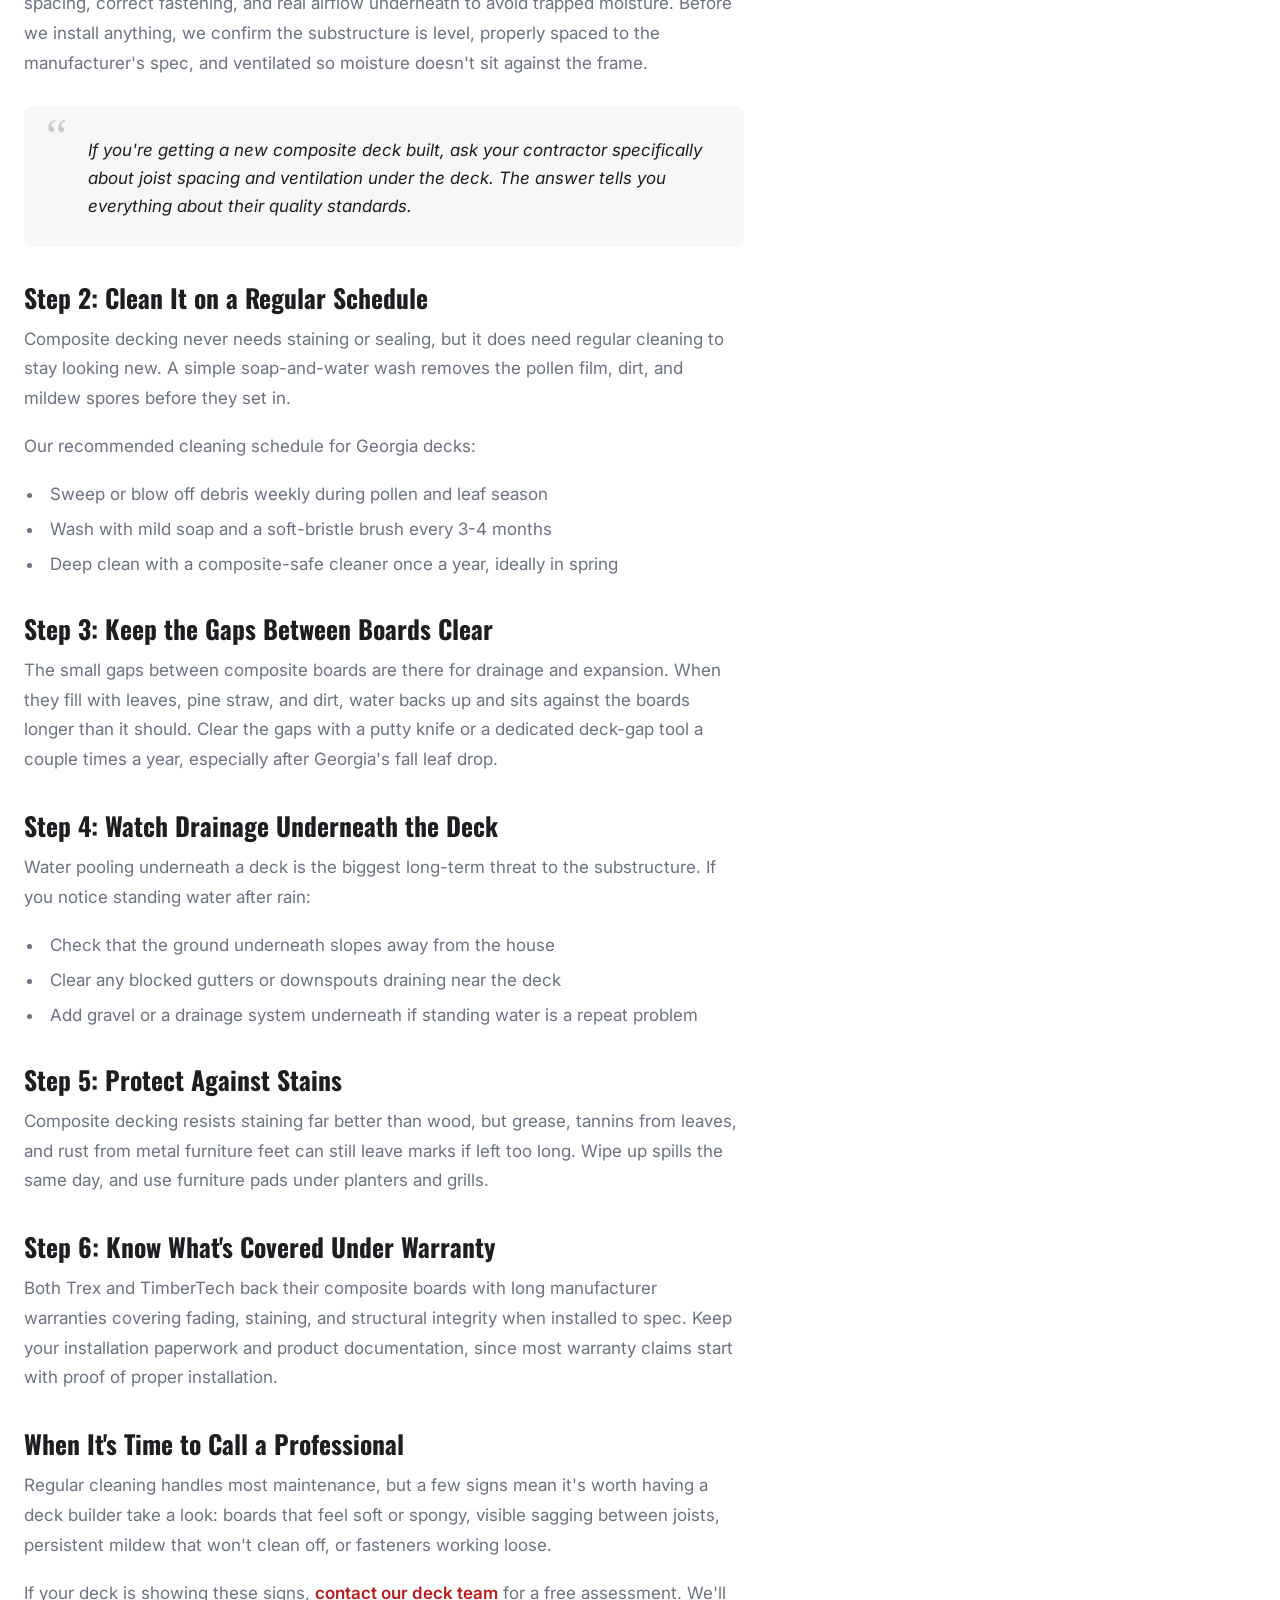
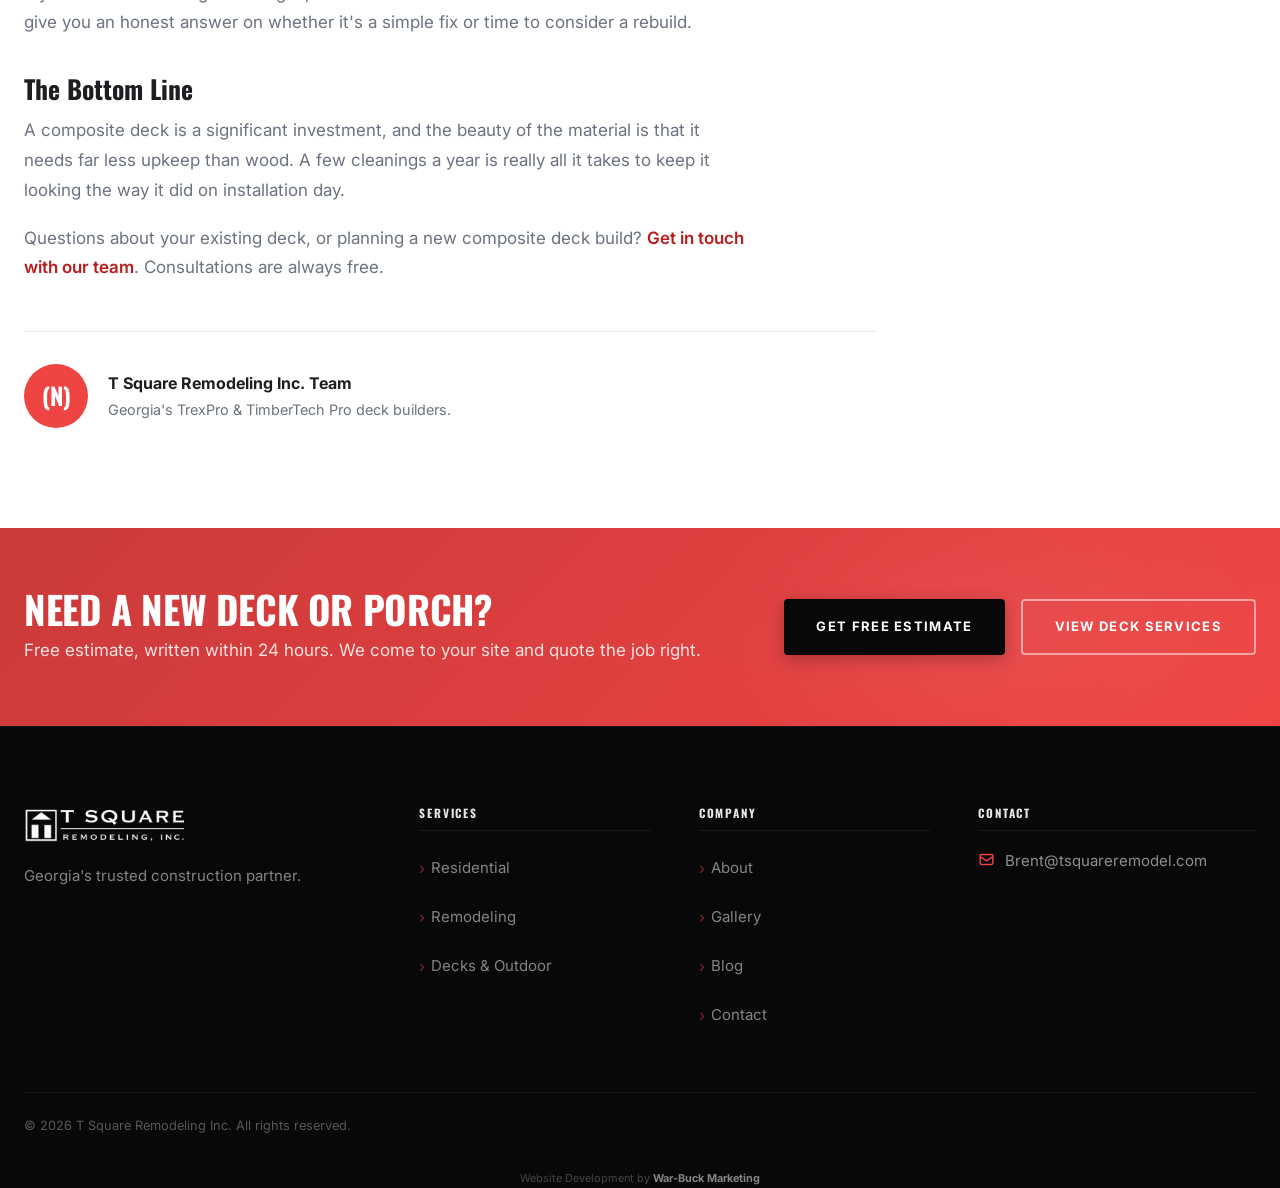
<file: blog-post-2.html>
<!DOCTYPE html>
<html lang="en">
<head>
  <meta charset="UTF-8" /><meta name="viewport" content="width=device-width, initial-scale=1.0" />
  <title>How to Maintain Your Composite Deck in Georgia's Climate | T Square Remodeling Inc. Blog</title>
  <link rel="icon" href="data:image/svg+xml,<svg xmlns='http://www.w3.org/2000/svg' viewBox='0 0 32 32'><rect width='32' height='32' rx='4' fill='%2308080a'/><path d='M16,4 L7,10 L25,10 Z' fill='white'/><rect x='7' y='15' width='6' height='10' fill='white'/><rect x='19' y='15' width='6' height='10' fill='white'/></svg>" />
  <meta name="description" content="Georgia's heat and humidity are hard on decking that isn't installed or cared for right. Our TrexPro and TimberTech Pro deck builders share the maintenance steps that keep a composite deck looking new for decades." />
  <meta property="og:title" content="How to Maintain Your Composite Deck in Georgia's Climate | T Square Remodeling Inc. Blog" />
  <meta property="og:description" content="Georgia's heat and humidity are hard on decking that isn't installed or cared for right. Our TrexPro and TimberTech Pro deck builders share the maintenance steps that keep a composite deck looking new for decades." />
  <meta property="og:type" content="article" />
  <meta property="og:image" content="https://tsquareremodel.com/images/og-share.jpg" />
  <meta property="og:image:width" content="1200" />
  <meta property="og:image:height" content="630" />
  <meta property="og:image:alt" content="T Square Remodeling, Inc. Remodeling, decks and outdoor living in Middle Georgia, Fayetteville and Griffin. Since 1995." />
  <meta name="twitter:image" content="https://tsquareremodel.com/images/og-share.jpg" />
  <meta property="og:url" content="https://tsquareremodel.com/blog-post-2.html" />
  <link rel="canonical" href="https://tsquareremodel.com/blog-post-2.html" />
  <meta name="keywords" content="composite deck maintenance Georgia, how to clean a Trex deck, TimberTech deck care, deck maintenance tips Georgia" />
  <link rel="preconnect" href="https://fonts.googleapis.com" /><link rel="preconnect" href="https://fonts.gstatic.com" crossorigin />
  <link rel="preconnect" href="https://images.unsplash.com" />
  <link href="https://fonts.googleapis.com/css2?family=Oswald:wght@400;500;600;700&family=Inter:wght@400;500;600;700&display=swap" rel="stylesheet" />
  <link rel="stylesheet" href="css/styles.css" />
  <script type="application/ld+json">{"@context":"https://schema.org","@type":"Article","headline":"How to Maintain Your Composite Deck in Georgia's Climate","author":{"@type":"Organization","name":"T Square Remodeling Inc."},"datePublished":"2025-04-28","description":"Expert composite deck maintenance tips for Georgia's hot, humid climate."}</script>
</head>
<body>
<div class="announce-bar" role="banner">
  <span>🏗️ Now booking new projects for Fall & Winter 2026. Slots are limited.</span>
  <a href="contact.html">Claim Your Free Estimate →</a>
  <button class="announce-close" aria-label="Close announcement">✕</button>
</div>
<nav class="nav transparent" id="mainNav">
  <div class="container nav-inner">
    <a href="index.html" class="nav-logo"><img src="images/logo.png" alt="T Square Remodeling Inc." width="220" height="52"></a>
    <ul class="nav-links">
      <li><a href="index.html">Home</a></li>
      <li class="has-dropdown"><a href="services.html">Services ▾</a><ul class="dropdown"><li><a href="residential.html">Residential Construction</a></li><li><a href="remodeling.html">Remodeling & Renovation</a></li><li><a href="concrete.html">Decks & Outdoor Living</a></li></ul></li>
      <li><a href="gallery.html">Gallery</a></li><li><a href="about.html">About</a></li><li><a href="service-areas.html">Service Areas</a></li><li><a href="blog.html" class="active">Blog</a></li><li><a href="contact.html">Contact</a></li>
    </ul>
    <a href="mailto:Brent@tsquareremodel.com" class="nav-phone" aria-label="Email Brent@tsquareremodel.com"><svg xmlns="http://www.w3.org/2000/svg" fill="none" viewBox="0 0 24 24" stroke="currentColor" stroke-width="2" width="16" height="16"><path stroke-linecap="round" stroke-linejoin="round" d="M3 8l7.89 5.26a2 2 0 002.22 0L21 8M5 19h14a2 2 0 002-2V7a2 2 0 00-2-2H5a2 2 0 00-2 2v10a2 2 0 002 2z"/></svg> Email Us</a>
    <a href="contact.html" class="btn btn-red nav-cta btn-sm">Free Estimate</a>
    <button class="nav-toggle" id="navToggle" aria-label="Open menu" aria-expanded="false" aria-controls="mobileNav"><span></span><span></span><span></span></button>
  </div>
</nav>
<nav class="mobile-nav" id="mobileNav" aria-label="Mobile navigation">
  <a href="mailto:Brent@tsquareremodel.com" class="mobile-phone"><svg xmlns="http://www.w3.org/2000/svg" fill="none" viewBox="0 0 24 24" stroke="currentColor" stroke-width="2" width="18" height="18"><path stroke-linecap="round" stroke-linejoin="round" d="M3 8l7.89 5.26a2 2 0 002.22 0L21 8M5 19h14a2 2 0 002-2V7a2 2 0 00-2-2H5a2 2 0 00-2 2v10a2 2 0 002 2z"/></svg> Brent@tsquareremodel.com</a><a href="index.html">Home</a><a href="services.html">Services</a><a href="residential.html">Residential</a><a href="remodeling.html">Remodeling</a><a href="concrete.html">Decks & Outdoor</a><a href="gallery.html">Gallery</a><a href="about.html">About</a><a href="service-areas.html">Service Areas</a><a href="blog.html">Blog</a><a href="contact.html">Contact</a><a href="contact.html" class="btn btn-red">Get Free Estimate</a></nav>

<main>
<section class="section" style="padding-top: calc(var(--nav-h) + 60px);">
  <div class="container">
    <div class="blog-post-layout">
      <article class="blog-post-content">
        <div class="post-meta">
          <span class="blog-category">Decks</span>
          <span class="blog-date">April 28, 2026</span>
          <span style="color:var(--gray); font-size:0.8125rem;">6 min read</span>
        </div>
        <h1 class="post-title">How to Maintain Your Composite Deck in Georgia's Climate</h1>
        <p style="color:var(--gray); font-size:1.0625rem; margin-bottom:32px;">A well-built composite deck should look new for decades. Most problems homeowners run into come down to installation shortcuts or a maintenance routine that never got set up in the first place. Here's what actually makes the difference.</p>
        <img src="images/outdoor-living-1.jpg" alt="Composite deck Georgia" class="post-header-img" />

        <div class="prose">
          <p>A properly installed Trex® or TimberTech® composite deck can hold up for 25-50 years under the manufacturer warranty. Most of the complaints we hear about composite decking trace back to installation decisions, not the material itself.</p>
          <p>As a TrexPro® and TimberTech Pro® deck builder, we've built composite decks across Middle Georgia, Fayetteville, and Griffin for years. Here's exactly what separates a deck that ages well from one that fades, warps, or grows mildew too soon.</p>

          <h2>Why Georgia's Climate Is Especially Hard on Decking</h2>
          <p>Most of Georgia experiences a unique combination of weather challenges that put real stress on any deck, composite or wood:</p>
          <ul>
            <li><strong>Extreme heat:</strong> Surface temperatures can reach 150°F+ in summer, causing boards to expand and contract</li>
            <li><strong>High humidity:</strong> Moisture and poor airflow underneath a deck accelerate mold and mildew growth</li>
            <li><strong>Heavy rains:</strong> Poor drainage and clogged gaps between boards trap water against the substructure</li>
            <li><strong>Tree pollen and debris:</strong> Georgia's dense tree canopy means pollen film and organic debris build up fast</li>
            <li><strong>UV exposure:</strong> Intense sun fades boards unevenly if they aren't installed with the right board orientation</li>
          </ul>

          <h2>Step 1: Proper Framing and Ventilation Matter Most</h2>
          <p>Most deck problems start below the boards. Composite decking needs proper joist spacing, correct fastening, and real airflow underneath to avoid trapped moisture. Before we install anything, we confirm the substructure is level, properly spaced to the manufacturer's spec, and ventilated so moisture doesn't sit against the frame.</p>
          <blockquote>If you're getting a new composite deck built, ask your contractor specifically about joist spacing and ventilation under the deck. The answer tells you everything about their quality standards.</blockquote>

          <h2>Step 2: Clean It on a Regular Schedule</h2>
          <p>Composite decking never needs staining or sealing, but it does need regular cleaning to stay looking new. A simple soap-and-water wash removes the pollen film, dirt, and mildew spores before they set in.</p>
          <p>Our recommended cleaning schedule for Georgia decks:</p>
          <ul>
            <li>Sweep or blow off debris weekly during pollen and leaf season</li>
            <li>Wash with mild soap and a soft-bristle brush every 3-4 months</li>
            <li>Deep clean with a composite-safe cleaner once a year, ideally in spring</li>
          </ul>

          <h2>Step 3: Keep the Gaps Between Boards Clear</h2>
          <p>The small gaps between composite boards are there for drainage and expansion. When they fill with leaves, pine straw, and dirt, water backs up and sits against the boards longer than it should. Clear the gaps with a putty knife or a dedicated deck-gap tool a couple times a year, especially after Georgia's fall leaf drop.</p>

          <h2>Step 4: Watch Drainage Underneath the Deck</h2>
          <p>Water pooling underneath a deck is the biggest long-term threat to the substructure. If you notice standing water after rain:</p>
          <ul>
            <li>Check that the ground underneath slopes away from the house</li>
            <li>Clear any blocked gutters or downspouts draining near the deck</li>
            <li>Add gravel or a drainage system underneath if standing water is a repeat problem</li>
          </ul>

          <h2>Step 5: Protect Against Stains</h2>
          <p>Composite decking resists staining far better than wood, but grease, tannins from leaves, and rust from metal furniture feet can still leave marks if left too long. Wipe up spills the same day, and use furniture pads under planters and grills.</p>

          <h2>Step 6: Know What's Covered Under Warranty</h2>
          <p>Both Trex and TimberTech back their composite boards with long manufacturer warranties covering fading, staining, and structural integrity when installed to spec. Keep your installation paperwork and product documentation, since most warranty claims start with proof of proper installation.</p>

          <h2>When It's Time to Call a Professional</h2>
          <p>Regular cleaning handles most maintenance, but a few signs mean it's worth having a deck builder take a look: boards that feel soft or spongy, visible sagging between joists, persistent mildew that won't clean off, or fasteners working loose.</p>
          <p>If your deck is showing these signs, <a href="contact.html" style="color:var(--red-ink);font-weight:600;">contact our deck team</a> for a free assessment. We'll give you an honest answer on whether it's a simple fix or time to consider a rebuild.</p>

          <h2>The Bottom Line</h2>
          <p>A composite deck is a significant investment, and the beauty of the material is that it needs far less upkeep than wood. A few cleanings a year is really all it takes to keep it looking the way it did on installation day.</p>
          <p>Questions about your existing deck, or planning a new composite deck build? <a href="contact.html" style="color:var(--red-ink);font-weight:600;">Get in touch with our team</a>. Consultations are always free.</p>
        </div>

        <div style="display:flex; align-items:center; gap:20px; margin-top:48px; padding-top:32px; border-top:1px solid var(--light-gray);">
          <div style="width:64px; height:64px; border-radius:50%; background:var(--red); display:flex; align-items:center; justify-content:center; flex-shrink:0; font-family:var(--font-heading); font-size:1.5rem; font-weight:700; color:white;">(N)</div>
          <div><strong style="display:block; color:var(--dark);">T Square Remodeling Inc. Team</strong><span style="color:var(--gray); font-size:0.9rem;">Georgia's TrexPro & TimberTech Pro deck builders.</span></div>
        </div>
      </article>

      <aside class="blog-sidebar">
        <div class="sidebar-widget">
          <h4>Deck Services</h4>
          <p style="font-size:0.9375rem; margin-bottom:16px;">Need a new deck, porch, or outdoor living project? We serve Middle Georgia, Fayetteville, and Griffin.</p>
          <a href="contact.html" class="btn btn-red btn-sm" style="width:100%;justify-content:center;">Get Free Estimate</a>
        </div>
        <div class="sidebar-widget">
          <h4>Our Deck Services</h4>
          <ul style="display:flex;flex-direction:column;gap:10px;margin-top:8px;">
            <li><a href="concrete.html" style="color:var(--red-ink);font-weight:600;font-size:0.9375rem;">→ Custom Decks</a></li>
            <li><a href="concrete.html" style="color:var(--red-ink);font-weight:600;font-size:0.9375rem;">→ Screened Porches</a></li>
            <li><a href="concrete.html" style="color:var(--red-ink);font-weight:600;font-size:0.9375rem;">→ Covered Porches</a></li>
            <li><a href="concrete.html" style="color:var(--red-ink);font-weight:600;font-size:0.9375rem;">→ Composite & Wood Decking</a></li>
          </ul>
        </div>
        <div class="sidebar-widget">
          <h4>Related Articles</h4>
          <div style="margin-top:8px;">
            <a href="blog-post-1.html" style="display:block;padding:12px 0;border-bottom:1px solid var(--light-gray);color:var(--dark);font-size:0.9375rem;font-weight:500;">7 Questions to Ask Before Hiring a Contractor in Georgia</a>
            <a href="blog.html" style="display:block;padding:12px 0;color:var(--dark);font-size:0.9375rem;font-weight:500;">5 Outdoor Projects That Add Real Value to Georgia Homes</a>
          </div>
        </div>
        <div class="sidebar-widget" style="background:var(--dark); color:white;">
          <h4 style="color:white;">Talk to a Deck Expert</h4>
          <p style="color:rgba(255,255,255,0.7); font-size:0.9rem; margin:8px 0 16px;">Free site visit and estimate anywhere in Georgia.</p>
          <a href="mailto:Brent@tsquareremodel.com" class="btn btn-red btn-sm" style="width:100%;justify-content:center;">Email Us Now</a>
        </div>
      </aside>
    </div>
  </div>
</section>
</main>

<section class="cta-banner"><div class="container"><div class="cta-banner-inner"><div><h2>Need a New Deck or Porch?</h2><p>Free estimate, written within 24 hours. We come to your site and quote the job right.</p></div><div style="display:flex;gap:16px;flex-wrap:wrap;"><a href="contact.html" class="btn btn-dark">Get Free Estimate</a><a href="concrete.html" class="btn btn-outline-white">View Deck Services</a></div></div></div></section>

<footer class="footer"><div class="container"><div class="footer-grid"><div class="footer-brand"><a href="index.html" class="nav-logo"><img src="images/logo.png" alt="T Square Remodeling Inc." width="220" height="52"></a><p>Georgia's trusted construction partner.</p></div><div class="footer-col"><h5>Services</h5><ul class="footer-links"><li><a href="residential.html">Residential</a></li><li><a href="remodeling.html">Remodeling</a></li><li><a href="concrete.html">Decks & Outdoor</a></li></ul></div><div class="footer-col"><h5>Company</h5><ul class="footer-links"><li><a href="about.html">About</a></li><li><a href="gallery.html">Gallery</a></li><li><a href="blog.html">Blog</a></li><li><a href="contact.html">Contact</a></li></ul></div><div class="footer-col"><h5>Contact</h5><div class="footer-contact-item"><svg xmlns="http://www.w3.org/2000/svg" fill="none" viewBox="0 0 24 24" stroke="currentColor" stroke-width="2"><path stroke-linecap="round" stroke-linejoin="round" d="M3 8l7.89 5.26a2 2 0 002.22 0L21 8M5 19h14a2 2 0 002-2V7a2 2 0 00-2-2H5a2 2 0 00-2 2v10a2 2 0 002 2z"/></svg><a href="mailto:Brent@tsquareremodel.com">Brent@tsquareremodel.com</a></div></div></div><div class="footer-bottom"><p>© 2026 T Square Remodeling Inc. All rights reserved.</p></div><div class="dev-credit"><p>Website Development by <a href="https://warbuckmarketing.com" target="_blank" rel="noopener">War-Buck Marketing</a></p></div></div></footer>
<div class="sticky-mobile"><a href="mailto:Brent@tsquareremodel.com" class="sticky-btn sticky-call" aria-label="Email us"><svg xmlns="http://www.w3.org/2000/svg" fill="none" viewBox="0 0 24 24" stroke="currentColor" stroke-width="2"><path stroke-linecap="round" stroke-linejoin="round" d="M3 8l7.89 5.26a2 2 0 002.22 0L21 8M5 19h14a2 2 0 002-2V7a2 2 0 00-2-2H5a2 2 0 00-2 2v10a2 2 0 002 2z"/></svg>Email Us</a><a href="contact.html" class="sticky-btn sticky-text">Free Estimate</a></div>
<button class="back-to-top" aria-label="Back to top">
  <svg xmlns="http://www.w3.org/2000/svg" fill="none" viewBox="0 0 24 24" stroke="currentColor" stroke-width="2.5"><path stroke-linecap="round" stroke-linejoin="round" d="M5 15l7-7 7 7"/></svg>
</button>
<script src="js/main.js" defer></script>
</body></html>
</file>
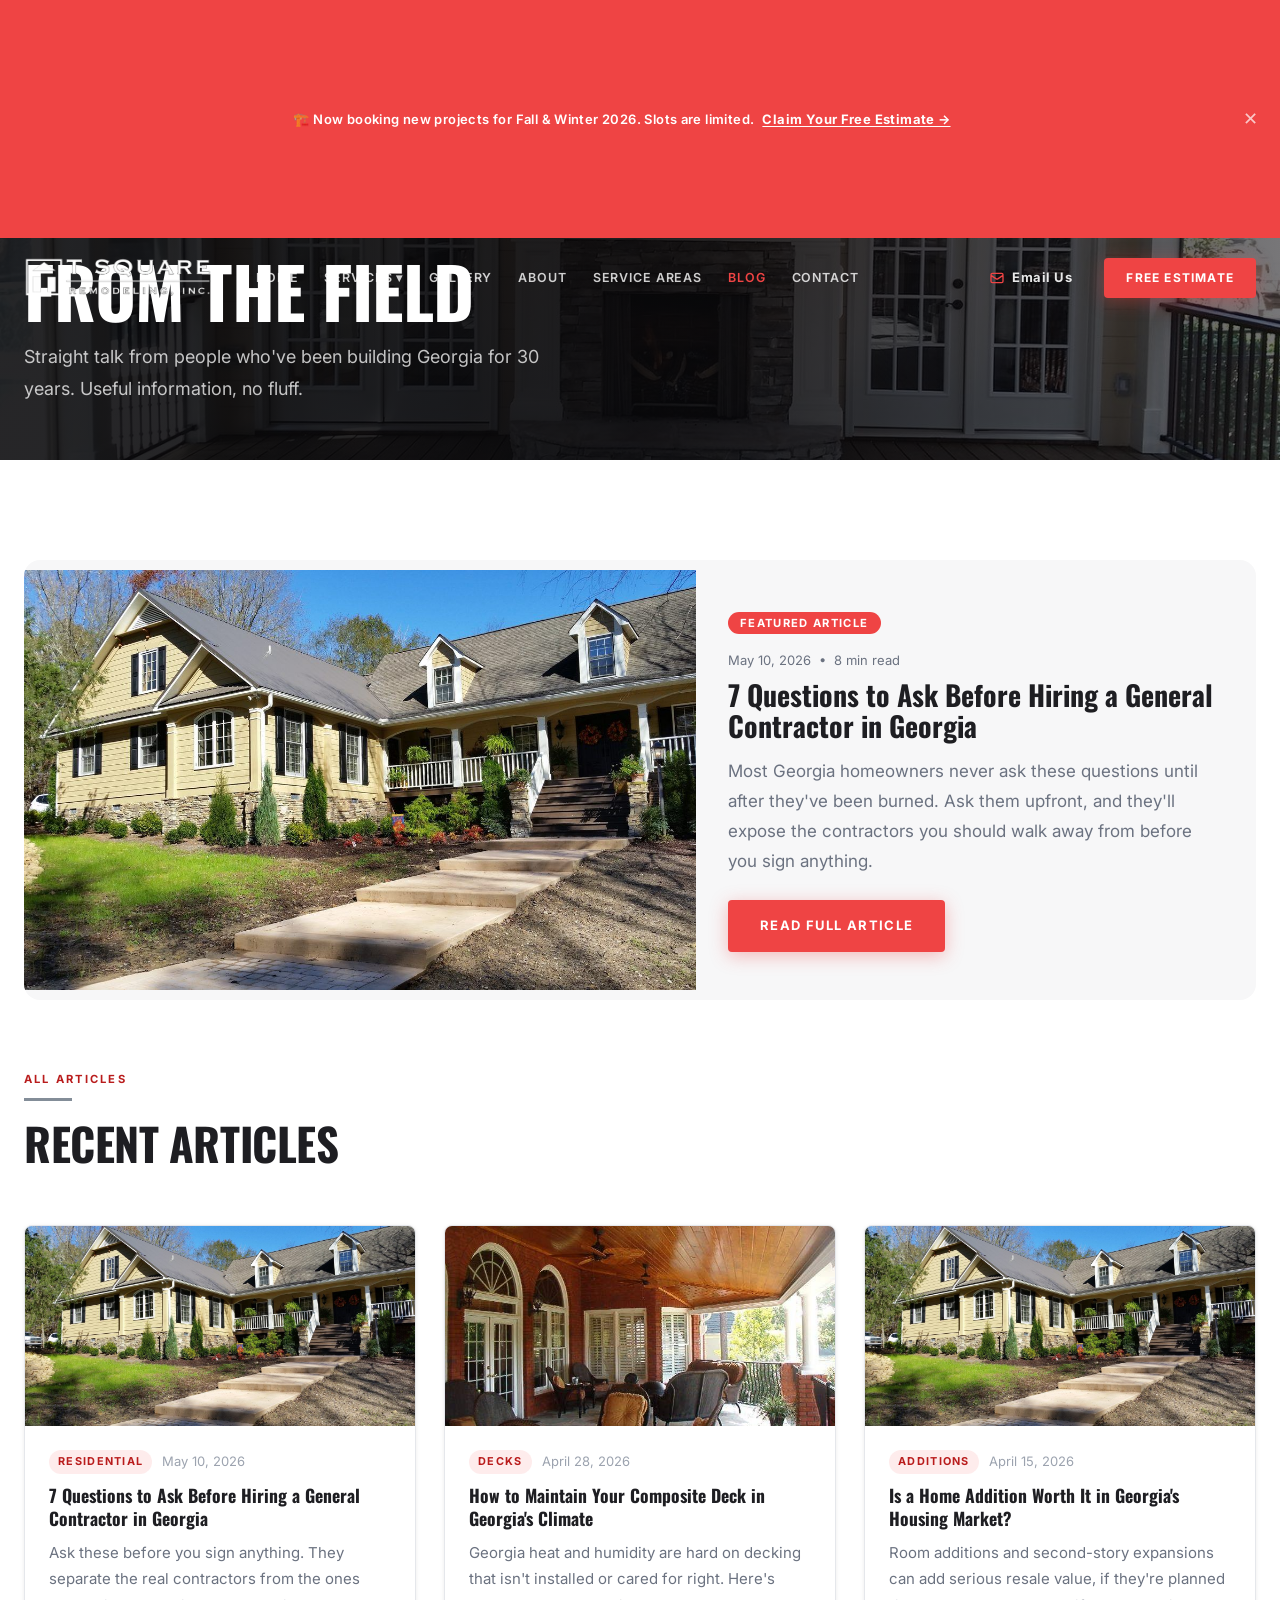
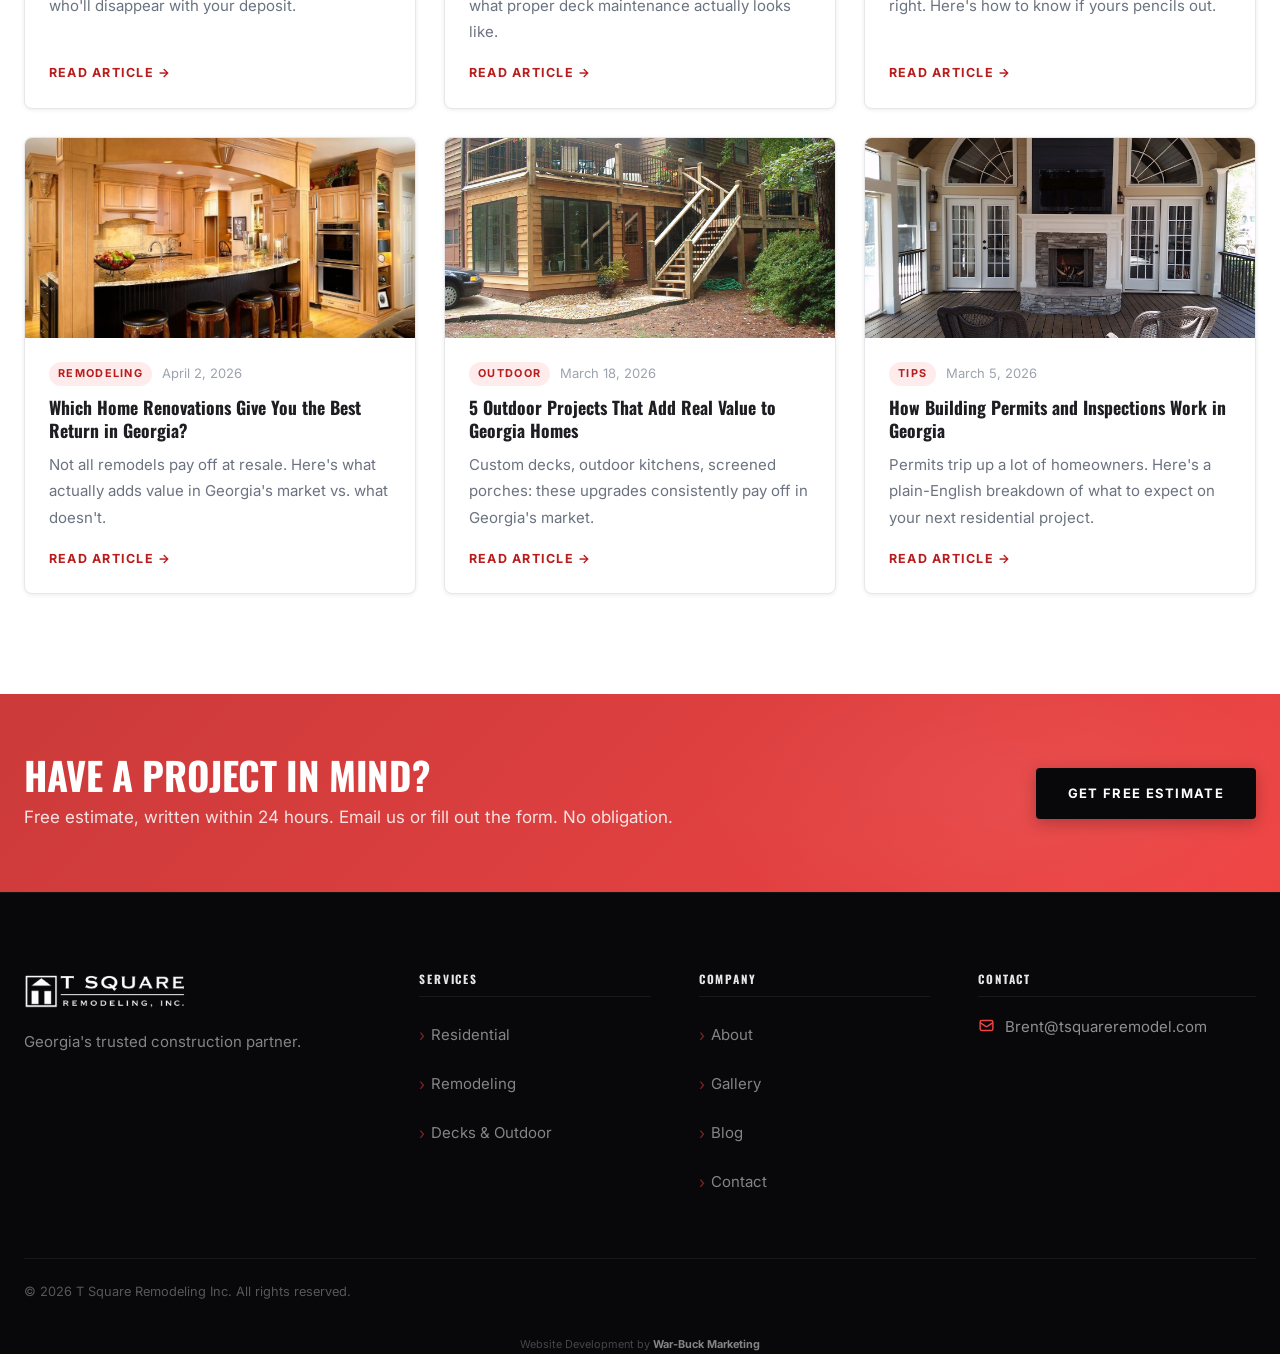
<file: blog.html>
<!DOCTYPE html>
<html lang="en">
<head>
  <meta charset="UTF-8" /><meta name="viewport" content="width=device-width, initial-scale=1.0" />
  <title>Construction Blog | T Square Remodeling Inc. Georgia</title>
  <link rel="icon" href="data:image/svg+xml,<svg xmlns='http://www.w3.org/2000/svg' viewBox='0 0 32 32'><rect width='32' height='32' rx='4' fill='%2308080a'/><path d='M16,4 L7,10 L25,10 Z' fill='white'/><rect x='7' y='15' width='6' height='10' fill='white'/><rect x='19' y='15' width='6' height='10' fill='white'/></svg>" />
  <meta name="description" content="Expert construction tips, remodeling advice, deck guides, and Georgia home building insights from T Square Remodeling Inc. — 30+ years of industry knowledge." />
  <meta property="og:title" content="Construction Blog | T Square Remodeling Inc. Georgia" />
  <meta property="og:description" content="Expert construction tips, remodeling advice, deck guides, and Georgia home building insights from T Square Remodeling Inc. — 30+ years of industry knowledge." />
  <meta property="og:type" content="website" />
  <meta property="og:image" content="https://tsquareremodel.com/images/og-share.jpg" />
  <meta property="og:image:width" content="1200" />
  <meta property="og:image:height" content="630" />
  <meta property="og:image:alt" content="T Square Remodeling, Inc. Remodeling, decks and outdoor living in Middle Georgia, Fayetteville and Griffin. Since 1995." />
  <meta name="twitter:image" content="https://tsquareremodel.com/images/og-share.jpg" />
  <meta property="og:url" content="https://tsquareremodel.com/blog.html" />
  <link rel="canonical" href="https://tsquareremodel.com/blog.html" />
  <link rel="preconnect" href="https://fonts.googleapis.com" /><link rel="preconnect" href="https://fonts.gstatic.com" crossorigin />
  <link rel="preconnect" href="https://images.unsplash.com" />
  <link href="https://fonts.googleapis.com/css2?family=Oswald:wght@400;500;600;700&family=Inter:wght@400;500;600;700&display=swap" rel="stylesheet" />
  <link rel="stylesheet" href="css/styles.css" />
</head>
<body>
<div class="announce-bar" role="banner">
  <span>🏗️ Now booking new projects for Fall & Winter 2026. Slots are limited.</span>
  <a href="contact.html">Claim Your Free Estimate →</a>
  <button class="announce-close" aria-label="Close announcement">✕</button>
</div>
<nav class="nav transparent" id="mainNav">
  <div class="container nav-inner">
    <a href="index.html" class="nav-logo"><img src="images/logo.png" alt="T Square Remodeling Inc." width="220" height="52"></a>
    <ul class="nav-links">
      <li><a href="index.html">Home</a></li>
      <li class="has-dropdown"><a href="services.html">Services ▾</a><ul class="dropdown"><li><a href="residential.html">Residential Construction</a></li><li><a href="remodeling.html">Remodeling & Renovation</a></li><li><a href="concrete.html">Decks & Outdoor Living</a></li></ul></li>
      <li><a href="gallery.html">Gallery</a></li><li><a href="about.html">About</a></li><li><a href="service-areas.html">Service Areas</a></li><li><a href="blog.html" class="active">Blog</a></li><li><a href="contact.html">Contact</a></li>
    </ul>
    <a href="mailto:Brent@tsquareremodel.com" class="nav-phone" aria-label="Email Brent@tsquareremodel.com"><svg xmlns="http://www.w3.org/2000/svg" fill="none" viewBox="0 0 24 24" stroke="currentColor" stroke-width="2" width="16" height="16"><path stroke-linecap="round" stroke-linejoin="round" d="M3 8l7.89 5.26a2 2 0 002.22 0L21 8M5 19h14a2 2 0 002-2V7a2 2 0 00-2-2H5a2 2 0 00-2 2v10a2 2 0 002 2z"/></svg> Email Us</a>
    <a href="contact.html" class="btn btn-red nav-cta btn-sm">Free Estimate</a>
    <button class="nav-toggle" id="navToggle" aria-label="Open menu" aria-expanded="false" aria-controls="mobileNav"><span></span><span></span><span></span></button>
  </div>
</nav>
<nav class="mobile-nav" id="mobileNav" aria-label="Mobile navigation">
  <a href="mailto:Brent@tsquareremodel.com" class="mobile-phone"><svg xmlns="http://www.w3.org/2000/svg" fill="none" viewBox="0 0 24 24" stroke="currentColor" stroke-width="2" width="18" height="18"><path stroke-linecap="round" stroke-linejoin="round" d="M3 8l7.89 5.26a2 2 0 002.22 0L21 8M5 19h14a2 2 0 002-2V7a2 2 0 00-2-2H5a2 2 0 00-2 2v10a2 2 0 002 2z"/></svg> Brent@tsquareremodel.com</a><a href="index.html">Home</a><a href="services.html">Services</a><a href="residential.html">Residential</a><a href="remodeling.html">Remodeling</a><a href="concrete.html">Decks & Outdoor</a><a href="gallery.html">Gallery</a><a href="about.html">About</a><a href="service-areas.html">Service Areas</a><a href="blog.html">Blog</a><a href="contact.html">Contact</a><a href="contact.html" class="btn btn-red">Get Free Estimate</a></nav>

<main>

<section class="page-hero">
  <div class="page-hero-bg"><img src="images/outdoor-living-3.jpg" alt="Construction blog Georgia" /></div>
  <div class="page-hero-overlay"></div>
  <div class="container page-hero-content">
    <div class="breadcrumb"><a href="index.html">Home</a><span>›</span><span>Blog</span></div>
    <h1>From the Field</h1>
    <p style="color:rgba(255,255,255,0.75); font-size:1.125rem; max-width:560px; margin-top:12px;">Straight talk from people who've been building Georgia for 30 years. Useful information, no fluff.</p>
  </div>
</section>

<!-- FEATURED POST -->
<section class="section">
  <div class="container">
    <div class="blog-featured-inner fade-up">
      <div class="blog-featured-img">
        <img src="images/home-addition-1.jpg" alt="7 questions to ask a contractor" />
      </div>
      <div class="blog-featured-text">
        <span style="background:var(--red); color:white; font-size:0.7rem; font-weight:700; letter-spacing:0.12em; text-transform:uppercase; padding:4px 12px; border-radius:20px;">Featured Article</span>
        <div style="margin:16px 0 8px; font-size:0.8125rem; color:var(--gray);">May 10, 2026 &nbsp;•&nbsp; 8 min read</div>
        <h2 style="font-size:clamp(1.3rem,2.5vw,1.75rem); text-transform:none; letter-spacing:0; margin-bottom:16px; color:var(--dark);">7 Questions to Ask Before Hiring a General Contractor in Georgia</h2>
        <p style="margin-bottom:24px;">Most Georgia homeowners never ask these questions until after they've been burned. Ask them upfront, and they'll expose the contractors you should walk away from before you sign anything.</p>
        <a href="blog-post-1.html" class="btn btn-red">Read Full Article</a>
      </div>
    </div>

    <div class="section-header fade-up"><span class="eyebrow">All Articles</span><span class="header-line"></span><h2>Recent Articles</h2></div>
    <div class="blog-grid fade-up">
      <div class="blog-card"><div class="blog-card-img"><img src="images/home-addition-1.jpg" alt="Hiring a contractor Georgia" loading="lazy" /></div><div class="blog-card-body"><div class="blog-meta"><span class="blog-category">Residential</span><span class="blog-date">May 10, 2026</span></div><h3>7 Questions to Ask Before Hiring a General Contractor in Georgia</h3><p>Ask these before you sign anything. They separate the real contractors from the ones who'll disappear with your deposit.</p><a href="blog-post-1.html" class="read-more">Read Article →</a></div></div>
      <div class="blog-card"><div class="blog-card-img"><img src="images/outdoor-living-1.jpg" alt="Composite deck maintenance" loading="lazy" /></div><div class="blog-card-body"><div class="blog-meta"><span class="blog-category">Decks</span><span class="blog-date">April 28, 2026</span></div><h3>How to Maintain Your Composite Deck in Georgia's Climate</h3><p>Georgia heat and humidity are hard on decking that isn't installed or cared for right. Here's what proper deck maintenance actually looks like.</p><a href="blog-post-2.html" class="read-more">Read Article →</a></div></div>
      <div class="blog-card"><div class="blog-card-img"><img src="images/home-addition-1.jpg" alt="Home addition Georgia" loading="lazy" /></div><div class="blog-card-body"><div class="blog-meta"><span class="blog-category">Additions</span><span class="blog-date">April 15, 2026</span></div><h3>Is a Home Addition Worth It in Georgia's Housing Market?</h3><p>Room additions and second-story expansions can add serious resale value, if they're planned right. Here's how to know if yours pencils out.</p><a href="blog.html" class="read-more">Read Article →</a></div></div>
      <div class="blog-card"><div class="blog-card-img"><img src="images/kitchen-award.jpg" alt="Kitchen remodel ROI" loading="lazy" /></div><div class="blog-card-body"><div class="blog-meta"><span class="blog-category">Remodeling</span><span class="blog-date">April 2, 2026</span></div><h3>Which Home Renovations Give You the Best Return in Georgia?</h3><p>Not all remodels pay off at resale. Here's what actually adds value in Georgia's market vs. what doesn't.</p><a href="blog.html" class="read-more">Read Article →</a></div></div>
      <div class="blog-card"><div class="blog-card-img"><img src="images/outdoor-living-5.jpg" alt="Outdoor living Georgia" loading="lazy" /></div><div class="blog-card-body"><div class="blog-meta"><span class="blog-category">Outdoor</span><span class="blog-date">March 18, 2026</span></div><h3>5 Outdoor Projects That Add Real Value to Georgia Homes</h3><p>Custom decks, outdoor kitchens, screened porches: these upgrades consistently pay off in Georgia's market.</p><a href="blog.html" class="read-more">Read Article →</a></div></div>
      <div class="blog-card"><div class="blog-card-img"><img src="images/outdoor-living-3.jpg" alt="Building permits Georgia" loading="lazy" /></div><div class="blog-card-body"><div class="blog-meta"><span class="blog-category">Tips</span><span class="blog-date">March 5, 2026</span></div><h3>How Building Permits and Inspections Work in Georgia</h3><p>Permits trip up a lot of homeowners. Here's a plain-English breakdown of what to expect on your next residential project.</p><a href="blog.html" class="read-more">Read Article →</a></div></div>
    </div>
  </div>
</section>

<section class="cta-banner"><div class="container"><div class="cta-banner-inner"><div><h2>Have a Project in Mind?</h2><p>Free estimate, written within 24 hours. Email us or fill out the form. No obligation.</p></div><a href="contact.html" class="btn btn-dark">Get Free Estimate</a></div></div></section>


</main>
<footer class="footer"><div class="container"><div class="footer-grid"><div class="footer-brand"><a href="index.html" class="nav-logo"><img src="images/logo.png" alt="T Square Remodeling Inc." width="220" height="52"></a><p>Georgia's trusted construction partner.</p></div><div class="footer-col"><h5>Services</h5><ul class="footer-links"><li><a href="residential.html">Residential</a></li><li><a href="remodeling.html">Remodeling</a></li><li><a href="concrete.html">Decks & Outdoor</a></li></ul></div><div class="footer-col"><h5>Company</h5><ul class="footer-links"><li><a href="about.html">About</a></li><li><a href="gallery.html">Gallery</a></li><li><a href="blog.html">Blog</a></li><li><a href="contact.html">Contact</a></li></ul></div><div class="footer-col"><h5>Contact</h5><div class="footer-contact-item"><svg xmlns="http://www.w3.org/2000/svg" fill="none" viewBox="0 0 24 24" stroke="currentColor" stroke-width="2"><path stroke-linecap="round" stroke-linejoin="round" d="M3 8l7.89 5.26a2 2 0 002.22 0L21 8M5 19h14a2 2 0 002-2V7a2 2 0 00-2-2H5a2 2 0 00-2 2v10a2 2 0 002 2z"/></svg><a href="mailto:Brent@tsquareremodel.com">Brent@tsquareremodel.com</a></div></div></div><div class="footer-bottom"><p>© 2026 T Square Remodeling Inc. All rights reserved.</p></div><div class="dev-credit"><p>Website Development by <a href="https://warbuckmarketing.com" target="_blank" rel="noopener">War-Buck Marketing</a></p></div></div></footer>
<div class="sticky-mobile"><a href="mailto:Brent@tsquareremodel.com" class="sticky-btn sticky-call" aria-label="Email us"><svg xmlns="http://www.w3.org/2000/svg" fill="none" viewBox="0 0 24 24" stroke="currentColor" stroke-width="2"><path stroke-linecap="round" stroke-linejoin="round" d="M3 8l7.89 5.26a2 2 0 002.22 0L21 8M5 19h14a2 2 0 002-2V7a2 2 0 00-2-2H5a2 2 0 00-2 2v10a2 2 0 002 2z"/></svg>Email Us</a><a href="contact.html" class="sticky-btn sticky-text">Free Estimate</a></div>
<button class="back-to-top" aria-label="Back to top">
  <svg xmlns="http://www.w3.org/2000/svg" fill="none" viewBox="0 0 24 24" stroke="currentColor" stroke-width="2.5"><path stroke-linecap="round" stroke-linejoin="round" d="M5 15l7-7 7 7"/></svg>
</button>
<script src="js/main.js" defer></script>
</body></html>
</file>
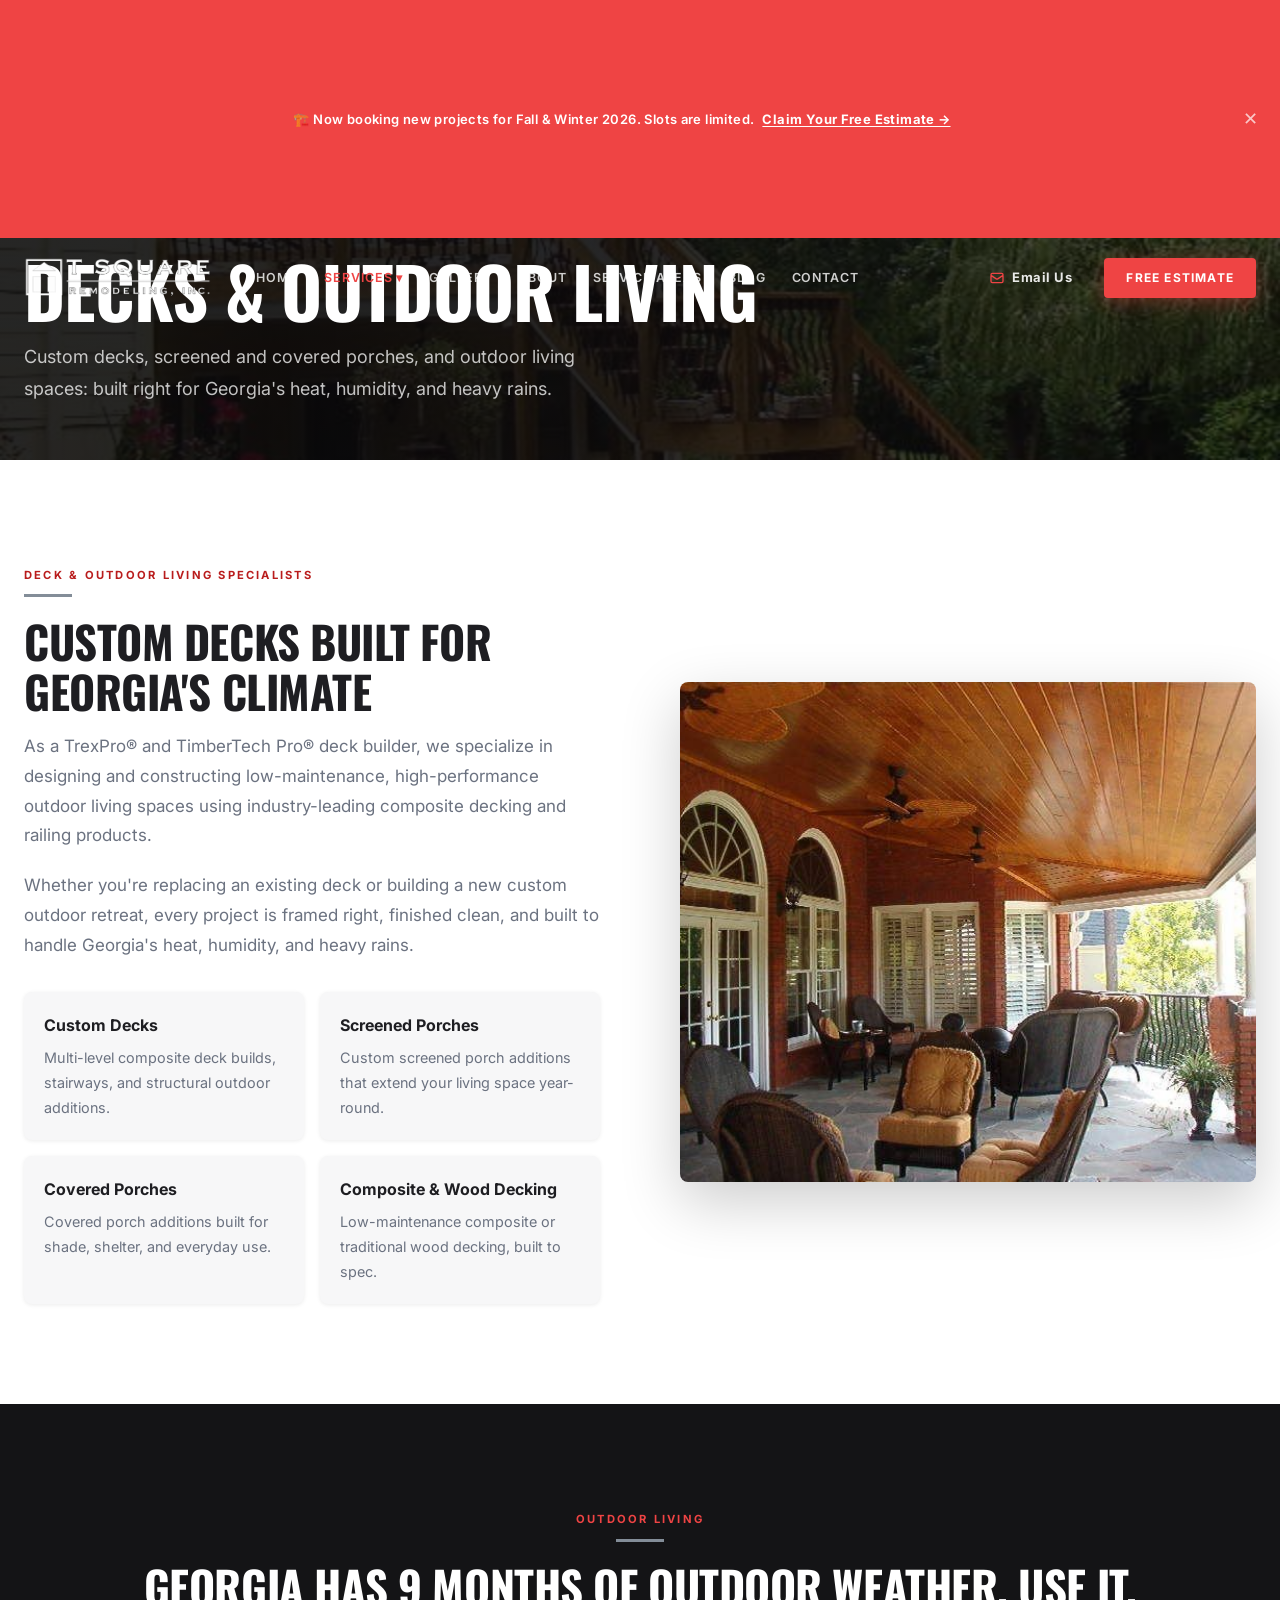
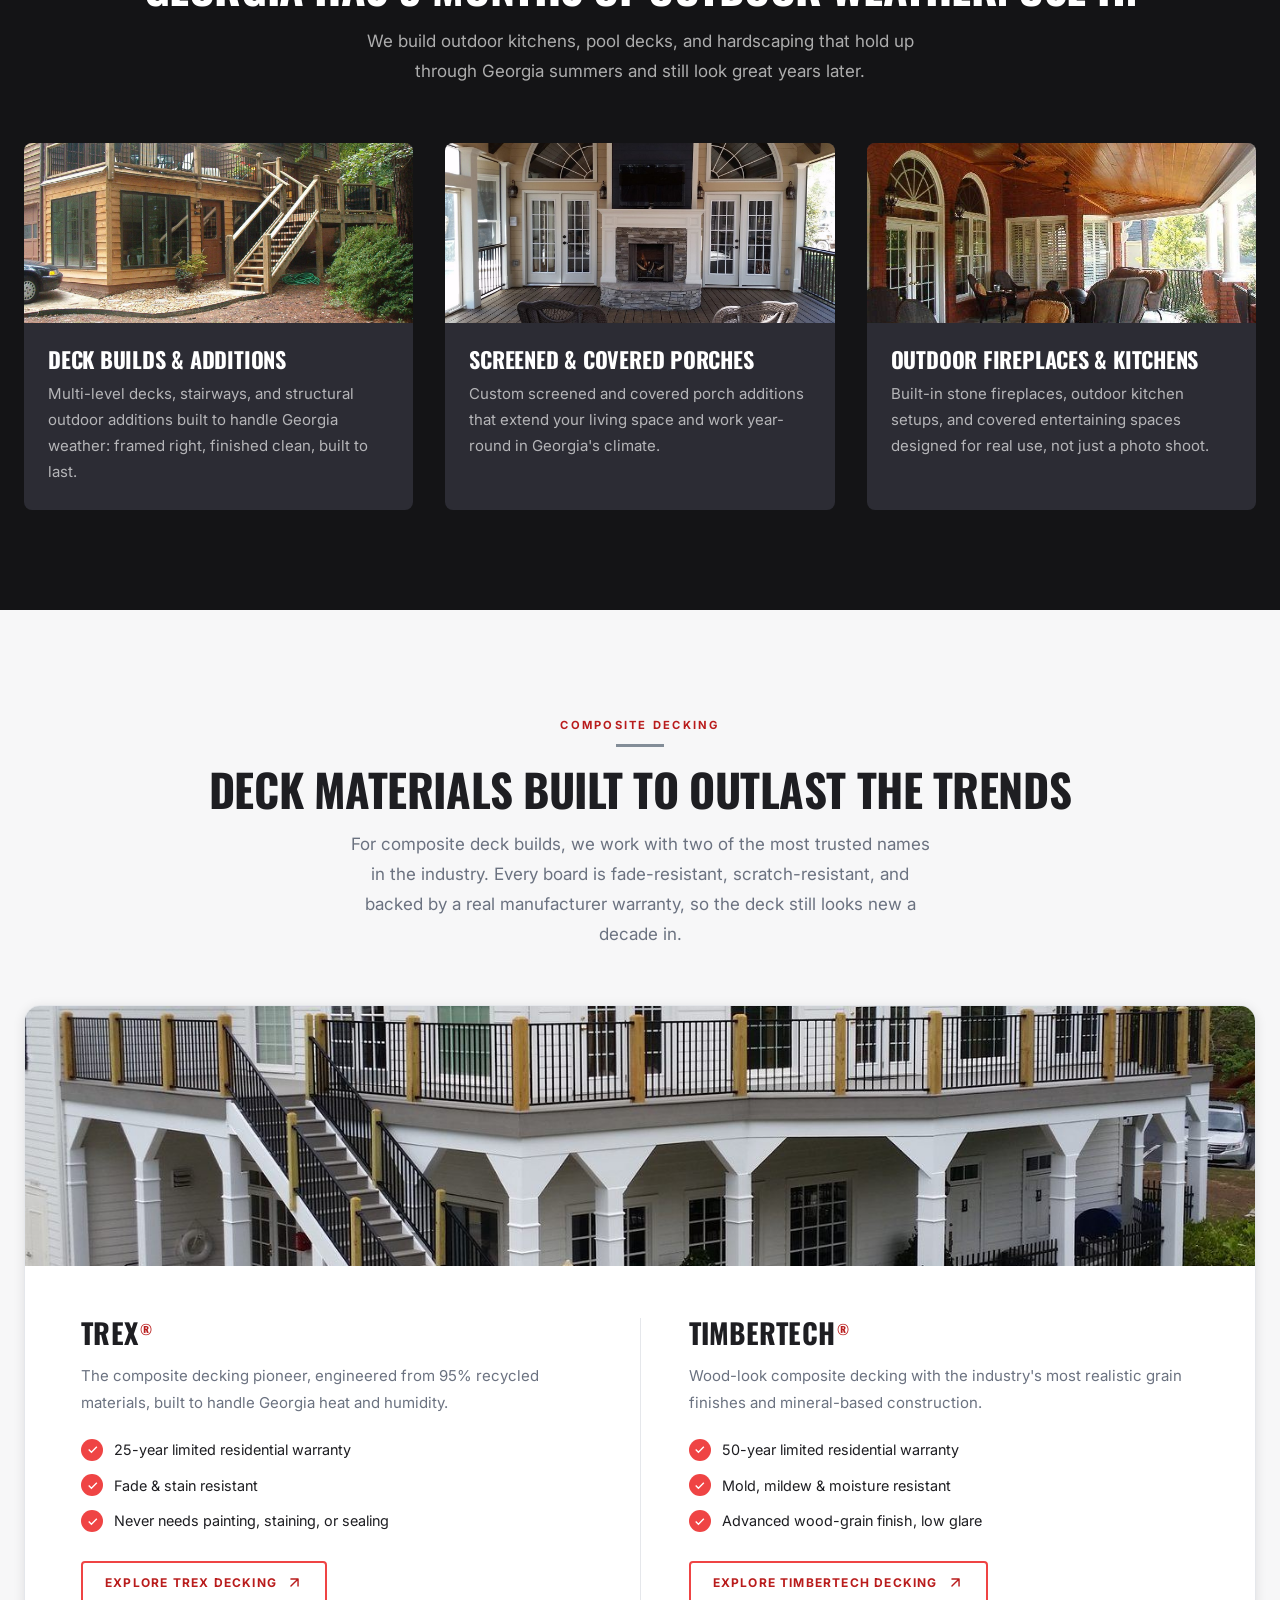
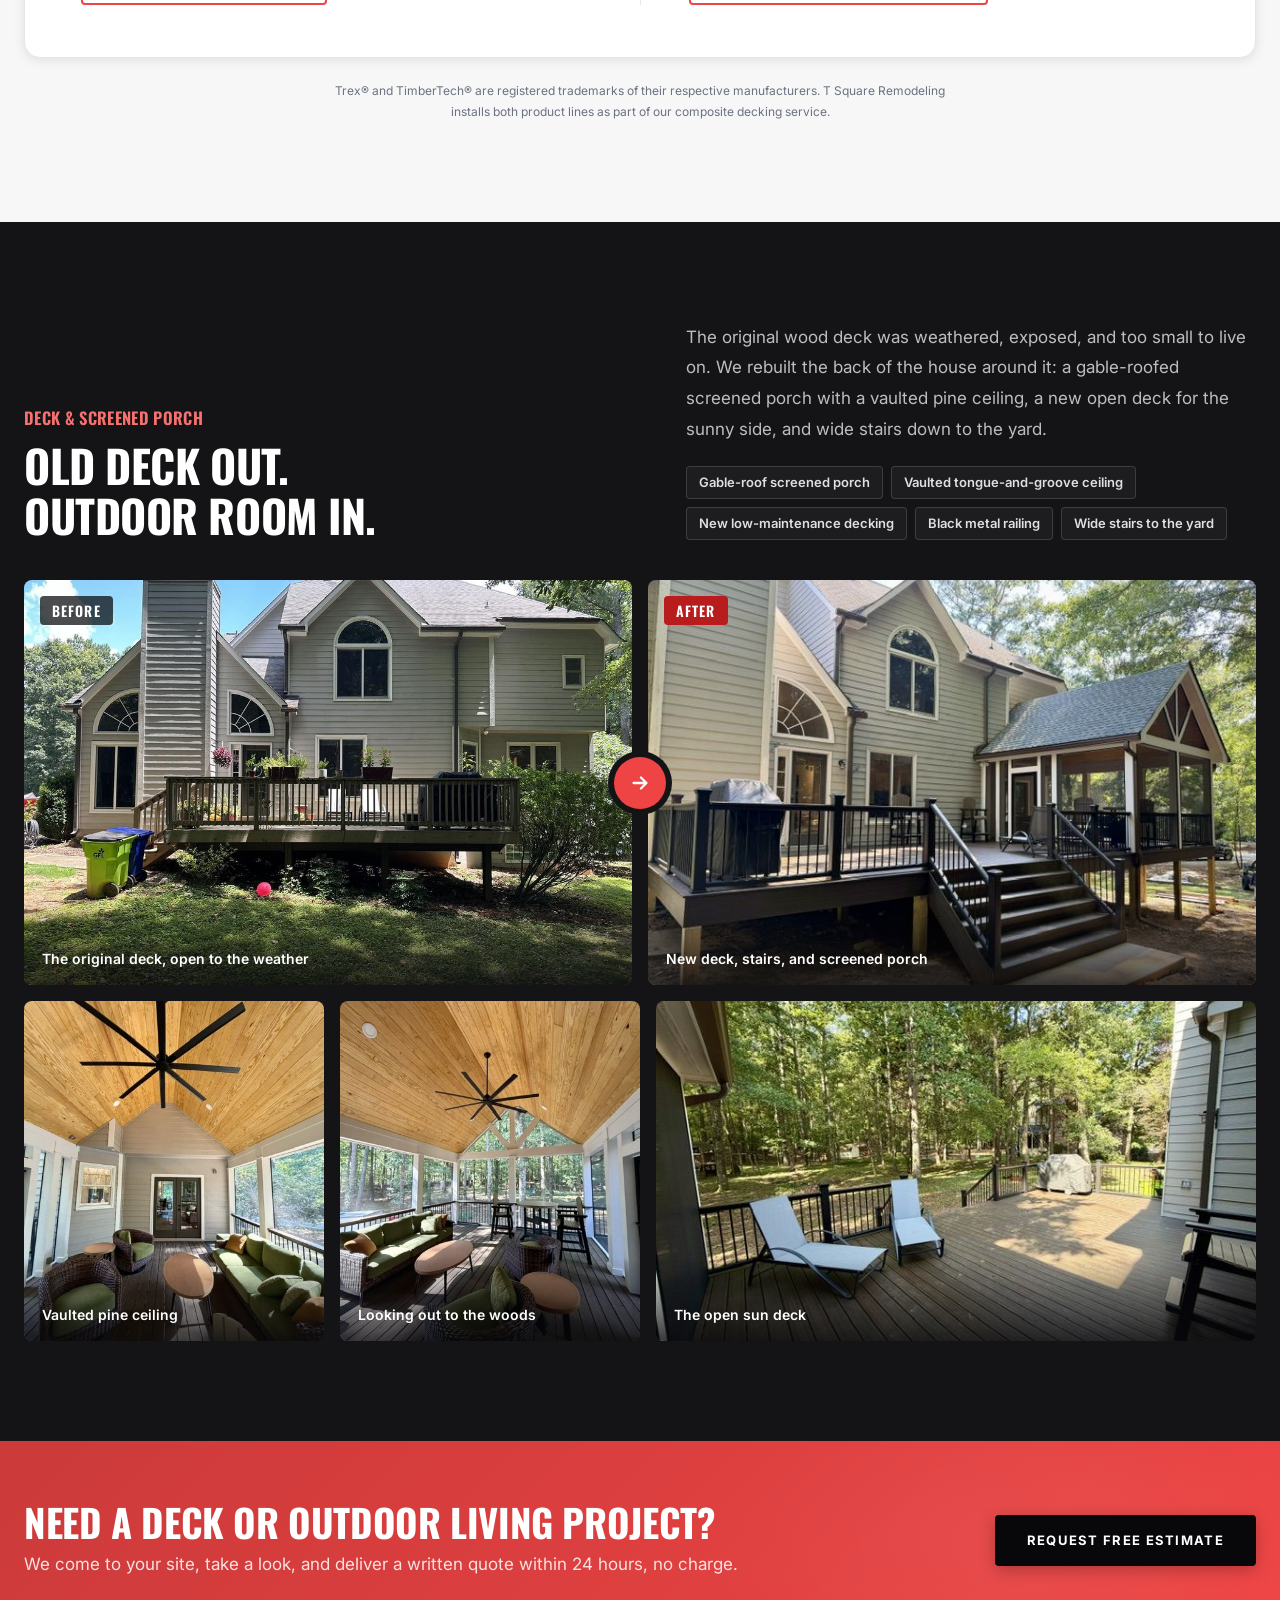
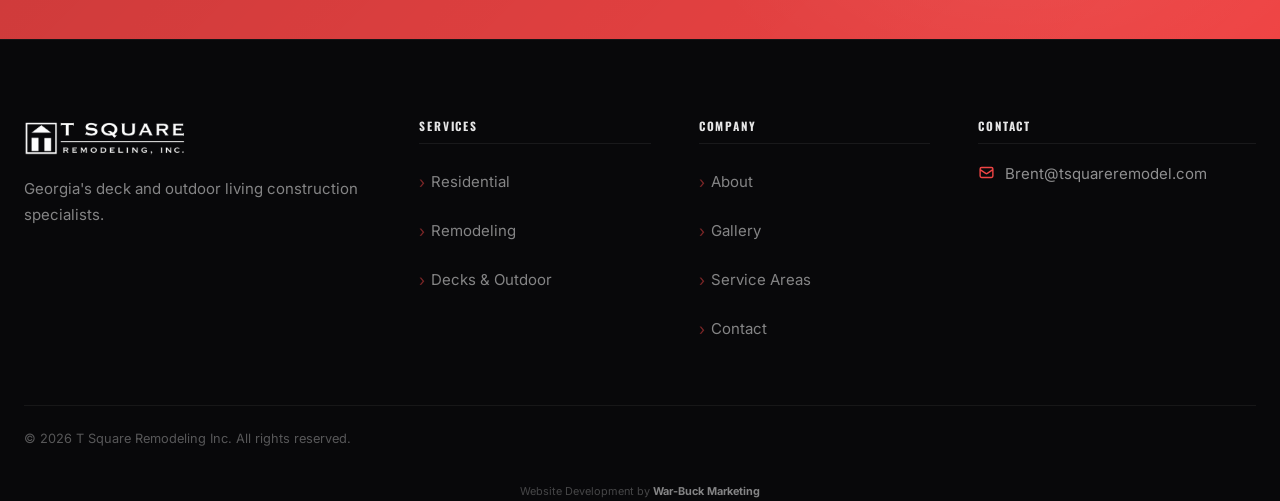
<file: concrete.html>
<!DOCTYPE html>
<html lang="en">
<head>
  <meta charset="UTF-8" /><meta name="viewport" content="width=device-width, initial-scale=1.0" />
  <title>Decks & Outdoor Living Georgia | T Square Remodeling Inc.</title>
  <link rel="icon" href="data:image/svg+xml,<svg xmlns='http://www.w3.org/2000/svg' viewBox='0 0 32 32'><rect width='32' height='32' rx='4' fill='%2308080a'/><path d='M16,4 L7,10 L25,10 Z' fill='white'/><rect x='7' y='15' width='6' height='10' fill='white'/><rect x='19' y='15' width='6' height='10' fill='white'/></svg>" />
  <meta name="description" content="Custom deck builds, screened and covered porches, and outdoor living spaces across Middle Georgia. TrexPro® and TimberTech Pro® composite decking specialists serving Warner Robins, Macon, Fayetteville, and Griffin." />
  <meta property="og:title" content="Decks & Outdoor Living Georgia | T Square Remodeling Inc." />
  <meta property="og:url" content="https://tsquareremodel.com/concrete.html" />
  <link rel="canonical" href="https://tsquareremodel.com/concrete.html" />
  <meta property="og:description" content="Custom deck builds, screened and covered porches, and outdoor living spaces across Middle Georgia. TrexPro® and TimberTech Pro® composite decking specialists serving Warner Robins, Macon, Fayetteville, and Griffin." />
  <meta property="og:type" content="website" />
  <meta property="og:image" content="https://tsquareremodel.com/images/og-share.jpg" />
  <meta property="og:image:width" content="1200" />
  <meta property="og:image:height" content="630" />
  <meta property="og:image:alt" content="T Square Remodeling, Inc. Remodeling, decks and outdoor living in Middle Georgia, Fayetteville and Griffin. Since 1995." />
  <meta name="twitter:image" content="https://tsquareremodel.com/images/og-share.jpg" />
  <meta name="keywords" content="deck builder Georgia, composite decking Macon, screened porch contractor, covered porch builder Georgia, TrexPro dealer Georgia, TimberTech Pro Georgia, outdoor living contractor" />
  <link rel="preconnect" href="https://fonts.googleapis.com" /><link rel="preconnect" href="https://fonts.gstatic.com" crossorigin />
  <link rel="preconnect" href="https://images.unsplash.com" />
  <link href="https://fonts.googleapis.com/css2?family=Oswald:wght@400;500;600;700&family=Inter:wght@400;500;600;700&display=swap" rel="stylesheet" />
  <link rel="stylesheet" href="css/styles.css" />
</head>
<body>
<div class="announce-bar" role="banner">
  <span>🏗️ Now booking new projects for Fall & Winter 2026. Slots are limited.</span>
  <a href="contact.html">Claim Your Free Estimate →</a>
  <button class="announce-close" aria-label="Close announcement">✕</button>
</div>
<nav class="nav transparent" id="mainNav">
  <div class="container nav-inner">
    <a href="index.html" class="nav-logo"><img src="images/logo.png" alt="T Square Remodeling Inc." width="220" height="52"></a>
    <ul class="nav-links">
      <li><a href="index.html">Home</a></li>
      <li class="has-dropdown"><a href="services.html" class="active">Services ▾</a><ul class="dropdown"><li><a href="residential.html">Residential Construction</a></li><li><a href="remodeling.html">Remodeling & Renovation</a></li><li><a href="concrete.html" class="active">Concrete & Outdoor</a></li></ul></li>
      <li><a href="gallery.html">Gallery</a></li><li><a href="about.html">About</a></li><li><a href="service-areas.html">Service Areas</a></li><li><a href="blog.html">Blog</a></li><li><a href="contact.html">Contact</a></li>
    </ul>
    <a href="mailto:Brent@tsquareremodel.com" class="nav-phone" aria-label="Email Brent@tsquareremodel.com"><svg xmlns="http://www.w3.org/2000/svg" fill="none" viewBox="0 0 24 24" stroke="currentColor" stroke-width="2" width="16" height="16"><path stroke-linecap="round" stroke-linejoin="round" d="M3 8l7.89 5.26a2 2 0 002.22 0L21 8M5 19h14a2 2 0 002-2V7a2 2 0 00-2-2H5a2 2 0 00-2 2v10a2 2 0 002 2z"/></svg> Email Us</a>
    <a href="contact.html" class="btn btn-red nav-cta btn-sm">Free Estimate</a>
    <button class="nav-toggle" id="navToggle" aria-label="Open menu" aria-expanded="false" aria-controls="mobileNav"><span></span><span></span><span></span></button>
  </div>
</nav>
<nav class="mobile-nav" id="mobileNav" aria-label="Mobile navigation">
  <a href="mailto:Brent@tsquareremodel.com" class="mobile-phone"><svg xmlns="http://www.w3.org/2000/svg" fill="none" viewBox="0 0 24 24" stroke="currentColor" stroke-width="2" width="18" height="18"><path stroke-linecap="round" stroke-linejoin="round" d="M3 8l7.89 5.26a2 2 0 002.22 0L21 8M5 19h14a2 2 0 002-2V7a2 2 0 00-2-2H5a2 2 0 00-2 2v10a2 2 0 002 2z"/></svg> Brent@tsquareremodel.com</a><a href="index.html">Home</a><a href="services.html">Services</a><a href="residential.html">Residential</a><a href="remodeling.html">Remodeling</a><a href="concrete.html">Decks & Outdoor</a><a href="gallery.html">Gallery</a><a href="about.html">About</a><a href="service-areas.html">Service Areas</a><a href="blog.html">Blog</a><a href="contact.html">Contact</a><a href="contact.html" class="btn btn-red">Get Free Estimate</a></nav>

<main>

<section class="page-hero">
  <div class="page-hero-bg"><img src="images/outdoor-living-4.jpg" alt="Custom deck and outdoor living construction Georgia" /></div>
  <div class="page-hero-overlay"></div>
  <div class="container page-hero-content">
    <div class="breadcrumb"><a href="index.html">Home</a><span>›</span><a href="services.html">Services</a><span>›</span><span>Decks & Outdoor Living</span></div>
    <h1>Decks & Outdoor Living</h1>
    <p style="color:rgba(255,255,255,0.75); font-size:1.125rem; max-width:560px; margin-top:12px;">Custom decks, screened and covered porches, and outdoor living spaces: built right for Georgia's heat, humidity, and heavy rains.</p>
  </div>
</section>

<section class="section">
  <div class="container">
    <div style="display:grid; grid-template-columns:1fr 1fr; gap:80px; align-items:center;">
      <div class="fade-up">
        <span class="eyebrow">Deck & Outdoor Living Specialists</span>
        <span class="silver-bar" style="margin-bottom:20px;"></span>
        <h2 style="margin-bottom:16px;">Custom Decks Built for Georgia's Climate</h2>
        <p style="margin-bottom:20px;">As a TrexPro® and TimberTech Pro® deck builder, we specialize in designing and constructing low-maintenance, high-performance outdoor living spaces using industry-leading composite decking and railing products.</p>
        <p style="margin-bottom:32px;">Whether you're replacing an existing deck or building a new custom outdoor retreat, every project is framed right, finished clean, and built to handle Georgia's heat, humidity, and heavy rains.</p>
        <div style="display:grid; grid-template-columns:1fr 1fr; gap:16px;">
          <div class="accent-card" style="padding:20px;"><strong style="color:var(--dark); display:block; margin-bottom:6px;">Custom Decks</strong><p style="font-size:0.9rem;">Multi-level composite deck builds, stairways, and structural outdoor additions.</p></div>
          <div class="accent-card" style="padding:20px;"><strong style="color:var(--dark); display:block; margin-bottom:6px;">Screened Porches</strong><p style="font-size:0.9rem;">Custom screened porch additions that extend your living space year-round.</p></div>
          <div class="accent-card" style="padding:20px;"><strong style="color:var(--dark); display:block; margin-bottom:6px;">Covered Porches</strong><p style="font-size:0.9rem;">Covered porch additions built for shade, shelter, and everyday use.</p></div>
          <div class="accent-card" style="padding:20px;"><strong style="color:var(--dark); display:block; margin-bottom:6px;">Composite & Wood Decking</strong><p style="font-size:0.9rem;">Low-maintenance composite or traditional wood decking, built to spec.</p></div>
        </div>
      </div>
      <div class="fade-in">
        <img src="images/outdoor-living-1.jpg" alt="Custom deck and outdoor living space Georgia" style="width:100%;height:500px;object-fit:cover;border-radius:var(--radius-md);box-shadow:var(--shadow-lg);" />
      </div>
    </div>
  </div>
</section>

<!-- OUTDOOR LIVING -->
<section class="section section-dark">
  <div class="container">
    <div class="section-header center fade-up"><span class="eyebrow">Outdoor Living</span><span class="header-line" style="margin:0 auto 20px;"></span><h2 style="color:var(--white);">Georgia Has 9 Months of Outdoor Weather. Use It.</h2><p style="color:rgba(255,255,255,0.65);">We build outdoor kitchens, pool decks, and hardscaping that hold up through Georgia summers and still look great years later.</p></div>
    <div class="grid-3 fade-up">
      <div style="background:var(--steel); border-radius:var(--radius-md); overflow:hidden;">
        <img src="images/outdoor-living-5.jpg" alt="Deck build and addition Georgia" style="width:100%;height:180px;object-fit:cover;" />
        <div style="padding:24px;"><h4 style="color:var(--white); margin-bottom:10px;">Deck Builds & Additions</h4><p style="color:rgba(255,255,255,0.65); font-size:0.9375rem;">Multi-level decks, stairways, and structural outdoor additions built to handle Georgia weather: framed right, finished clean, built to last.</p></div>
      </div>
      <div style="background:var(--steel); border-radius:var(--radius-md); overflow:hidden;">
        <img src="images/outdoor-living-3.jpg" alt="Screened and covered porch Georgia" style="width:100%;height:180px;object-fit:cover;" />
        <div style="padding:24px;"><h4 style="color:var(--white); margin-bottom:10px;">Screened & Covered Porches</h4><p style="color:rgba(255,255,255,0.65); font-size:0.9375rem;">Custom screened and covered porch additions that extend your living space and work year-round in Georgia's climate.</p></div>
      </div>
      <div style="background:var(--steel); border-radius:var(--radius-md); overflow:hidden;">
        <img src="images/outdoor-living-1.jpg" alt="Outdoor fireplace and porch Georgia" style="width:100%;height:180px;object-fit:cover;" />
        <div style="padding:24px;"><h4 style="color:var(--white); margin-bottom:10px;">Outdoor Fireplaces & Kitchens</h4><p style="color:rgba(255,255,255,0.65); font-size:0.9375rem;">Built-in stone fireplaces, outdoor kitchen setups, and covered entertaining spaces designed for real use, not just a photo shoot.</p></div>
      </div>
    </div>
  </div>
</section>

<!-- MATERIALS WE BUILD WITH -->
<section class="section section-off" aria-label="Composite decking materials we build with">
  <div class="container">
    <div class="section-header center fade-up">
      <span class="eyebrow">Composite Decking</span>
      <span class="header-line" style="margin:0 auto 18px;"></span>
      <h2>Deck Materials Built to Outlast the Trends</h2>
      <p>For composite deck builds, we work with two of the most trusted names in the industry. Every board is fade-resistant, scratch-resistant, and backed by a real manufacturer warranty, so the deck still looks new a decade in.</p>
    </div>
    <div class="materials-panel fade-up">
      <div class="materials-panel-img"><img src="images/deck-remodel-3.jpg" alt="Composite deck build in Georgia" loading="lazy" /></div>
      <div class="materials-panel-body">
        <div class="materials-col">
          <h3 class="materials-wordmark">Trex<sup>&reg;</sup></h3>
          <p class="materials-tagline">The composite decking pioneer, engineered from 95% recycled materials, built to handle Georgia heat and humidity.</p>
          <ul class="split-list materials-features">
            <li>25-year limited residential warranty</li>
            <li>Fade &amp; stain resistant</li>
            <li>Never needs painting, staining, or sealing</li>
          </ul>
          <a href="https://www.trex.com/" target="_blank" rel="noopener noreferrer" class="btn btn-outline-red btn-sm materials-cta">Explore Trex Decking <span class="visually-hidden">(opens in a new tab)</span><svg xmlns="http://www.w3.org/2000/svg" fill="none" viewBox="0 0 24 24" stroke="currentColor" stroke-width="2" aria-hidden="true"><path stroke-linecap="round" stroke-linejoin="round" d="M7 17L17 7M7 7h10v10"/></svg></a>
        </div>
        <div class="materials-divider" aria-hidden="true"></div>
        <div class="materials-col">
          <h3 class="materials-wordmark">TimberTech<sup>&reg;</sup></h3>
          <p class="materials-tagline">Wood-look composite decking with the industry's most realistic grain finishes and mineral-based construction.</p>
          <ul class="split-list materials-features">
            <li>50-year limited residential warranty</li>
            <li>Mold, mildew &amp; moisture resistant</li>
            <li>Advanced wood-grain finish, low glare</li>
          </ul>
          <a href="https://www.timbertech.com/" target="_blank" rel="noopener noreferrer" class="btn btn-outline-red btn-sm materials-cta">Explore TimberTech Decking <span class="visually-hidden">(opens in a new tab)</span><svg xmlns="http://www.w3.org/2000/svg" fill="none" viewBox="0 0 24 24" stroke="currentColor" stroke-width="2" aria-hidden="true"><path stroke-linecap="round" stroke-linejoin="round" d="M7 17L17 7M7 7h10v10"/></svg></a>
        </div>
      </div>
    </div>
    <p class="materials-disclaimer">Trex® and TimberTech® are registered trademarks of their respective manufacturers. T Square Remodeling installs both product lines as part of our composite decking service.</p>
  </div>
</section>

<!-- FEATURED PROJECT: DECK → SCREENED PORCH -->
<section class="section section-dark project-story" id="deck-porch-project" aria-labelledby="deck-porch-title">
  <div class="container">
    <div class="ps-head">
      <div class="ps-title">
        <p class="ps-kicker">Deck &amp; Screened Porch</p>
        <h2 id="deck-porch-title">Old Deck Out. Outdoor Room In.</h2>
      </div>
      <div class="ps-intro">
        <p>The original wood deck was weathered, exposed, and too small to live on. We rebuilt the back of the house around it: a gable-roofed screened porch with a vaulted pine ceiling, a new open deck for the sunny side, and wide stairs down to the yard.</p>
        <ul class="ps-scope" aria-label="Project scope">
          <li>Gable-roof screened porch</li>
          <li>Vaulted tongue-and-groove ceiling</li>
          <li>New low-maintenance decking</li>
          <li>Black metal railing</li>
          <li>Wide stairs to the yard</li>
        </ul>
      </div>
    </div>

    <div class="ps-compare" data-lightbox-group="deck">
      <figure class="ps-frame">
        <span class="ps-tag">Before</span>
        <img src="images/deck-before-1.jpg" srcset="images/deck-before-1-sm.jpg 1000w, images/deck-before-1.jpg 1400w" sizes="(max-width: 600px) 100vw, (max-width: 1280px) 50vw, 620px" alt="Before: the original weathered wood deck on the back of a two-story home" width="1400" height="1050" loading="lazy" decoding="async" style="object-position: 50% 58%;" />
        <figcaption>The original deck, open to the weather</figcaption>
      </figure>
      <span class="ps-seam" aria-hidden="true"><svg xmlns="http://www.w3.org/2000/svg" fill="none" viewBox="0 0 24 24" stroke="currentColor" stroke-width="2.5"><path stroke-linecap="round" stroke-linejoin="round" d="M5 12h14M13 6l6 6-6 6"/></svg></span>
      <figure class="ps-frame ps-frame--after">
        <span class="ps-tag">After</span>
        <img src="images/deck-after-exterior.jpg" alt="After: new deck with black railing, wide stairs, and a gable-roofed screened porch" width="640" height="480" loading="lazy" decoding="async" />
        <figcaption>New deck, stairs, and screened porch</figcaption>
      </figure>
    </div>

    <div class="ps-strip" data-lightbox-group="deck">
      <figure class="ps-frame">
        <img src="images/deck-after-porch-fan.jpg" alt="Screened porch interior with vaulted pine ceiling, black ceiling fan, and wicker seating" width="480" height="640" loading="lazy" decoding="async" />
        <figcaption>Vaulted pine ceiling</figcaption>
      </figure>
      <figure class="ps-frame">
        <img src="images/deck-after-porch-view.jpg" alt="Looking out through the screened porch to the wooded backyard" width="480" height="640" loading="lazy" decoding="async" />
        <figcaption>Looking out to the woods</figcaption>
      </figure>
      <figure class="ps-frame">
        <img src="images/deck-after-open-deck.jpg" alt="Open deck with lounge chairs, dark decking, and black railing overlooking the trees" width="640" height="480" loading="lazy" decoding="async" />
        <figcaption>The open sun deck</figcaption>
      </figure>
    </div>
  </div>
</section>

<section class="cta-banner"><div class="container"><div class="cta-banner-inner"><div><h2>Need a Deck or Outdoor Living Project?</h2><p>We come to your site, take a look, and deliver a written quote within 24 hours, no charge.</p></div><a href="contact.html" class="btn btn-dark">Request Free Estimate</a></div></div></section>


</main>
<footer class="footer"><div class="container"><div class="footer-grid"><div class="footer-brand"><a href="index.html" class="nav-logo"><img src="images/logo.png" alt="T Square Remodeling Inc." width="220" height="52"></a><p>Georgia's deck and outdoor living construction specialists.</p></div><div class="footer-col"><h5>Services</h5><ul class="footer-links"><li><a href="residential.html">Residential</a></li><li><a href="remodeling.html">Remodeling</a></li><li><a href="concrete.html">Decks & Outdoor</a></li></ul></div><div class="footer-col"><h5>Company</h5><ul class="footer-links"><li><a href="about.html">About</a></li><li><a href="gallery.html">Gallery</a></li><li><a href="service-areas.html">Service Areas</a></li><li><a href="contact.html">Contact</a></li></ul></div><div class="footer-col"><h5>Contact</h5><div class="footer-contact-item"><svg xmlns="http://www.w3.org/2000/svg" fill="none" viewBox="0 0 24 24" stroke="currentColor" stroke-width="2"><path stroke-linecap="round" stroke-linejoin="round" d="M3 8l7.89 5.26a2 2 0 002.22 0L21 8M5 19h14a2 2 0 002-2V7a2 2 0 00-2-2H5a2 2 0 00-2 2v10a2 2 0 002 2z"/></svg><a href="mailto:Brent@tsquareremodel.com">Brent@tsquareremodel.com</a></div></div></div><div class="footer-bottom"><p>© 2026 T Square Remodeling Inc. All rights reserved.</p></div><div class="dev-credit"><p>Website Development by <a href="https://warbuckmarketing.com" target="_blank" rel="noopener">War-Buck Marketing</a></p></div></div></footer>
<div class="sticky-mobile"><a href="mailto:Brent@tsquareremodel.com" class="sticky-btn sticky-call" aria-label="Email us"><svg xmlns="http://www.w3.org/2000/svg" fill="none" viewBox="0 0 24 24" stroke="currentColor" stroke-width="2"><path stroke-linecap="round" stroke-linejoin="round" d="M3 8l7.89 5.26a2 2 0 002.22 0L21 8M5 19h14a2 2 0 002-2V7a2 2 0 00-2-2H5a2 2 0 00-2 2v10a2 2 0 002 2z"/></svg>Email Us</a><a href="contact.html" class="sticky-btn sticky-text">Free Estimate</a></div>
<button class="back-to-top" aria-label="Back to top">
  <svg xmlns="http://www.w3.org/2000/svg" fill="none" viewBox="0 0 24 24" stroke="currentColor" stroke-width="2.5"><path stroke-linecap="round" stroke-linejoin="round" d="M5 15l7-7 7 7"/></svg>
</button>
<script src="js/main.js" defer></script>
</body></html>
</file>
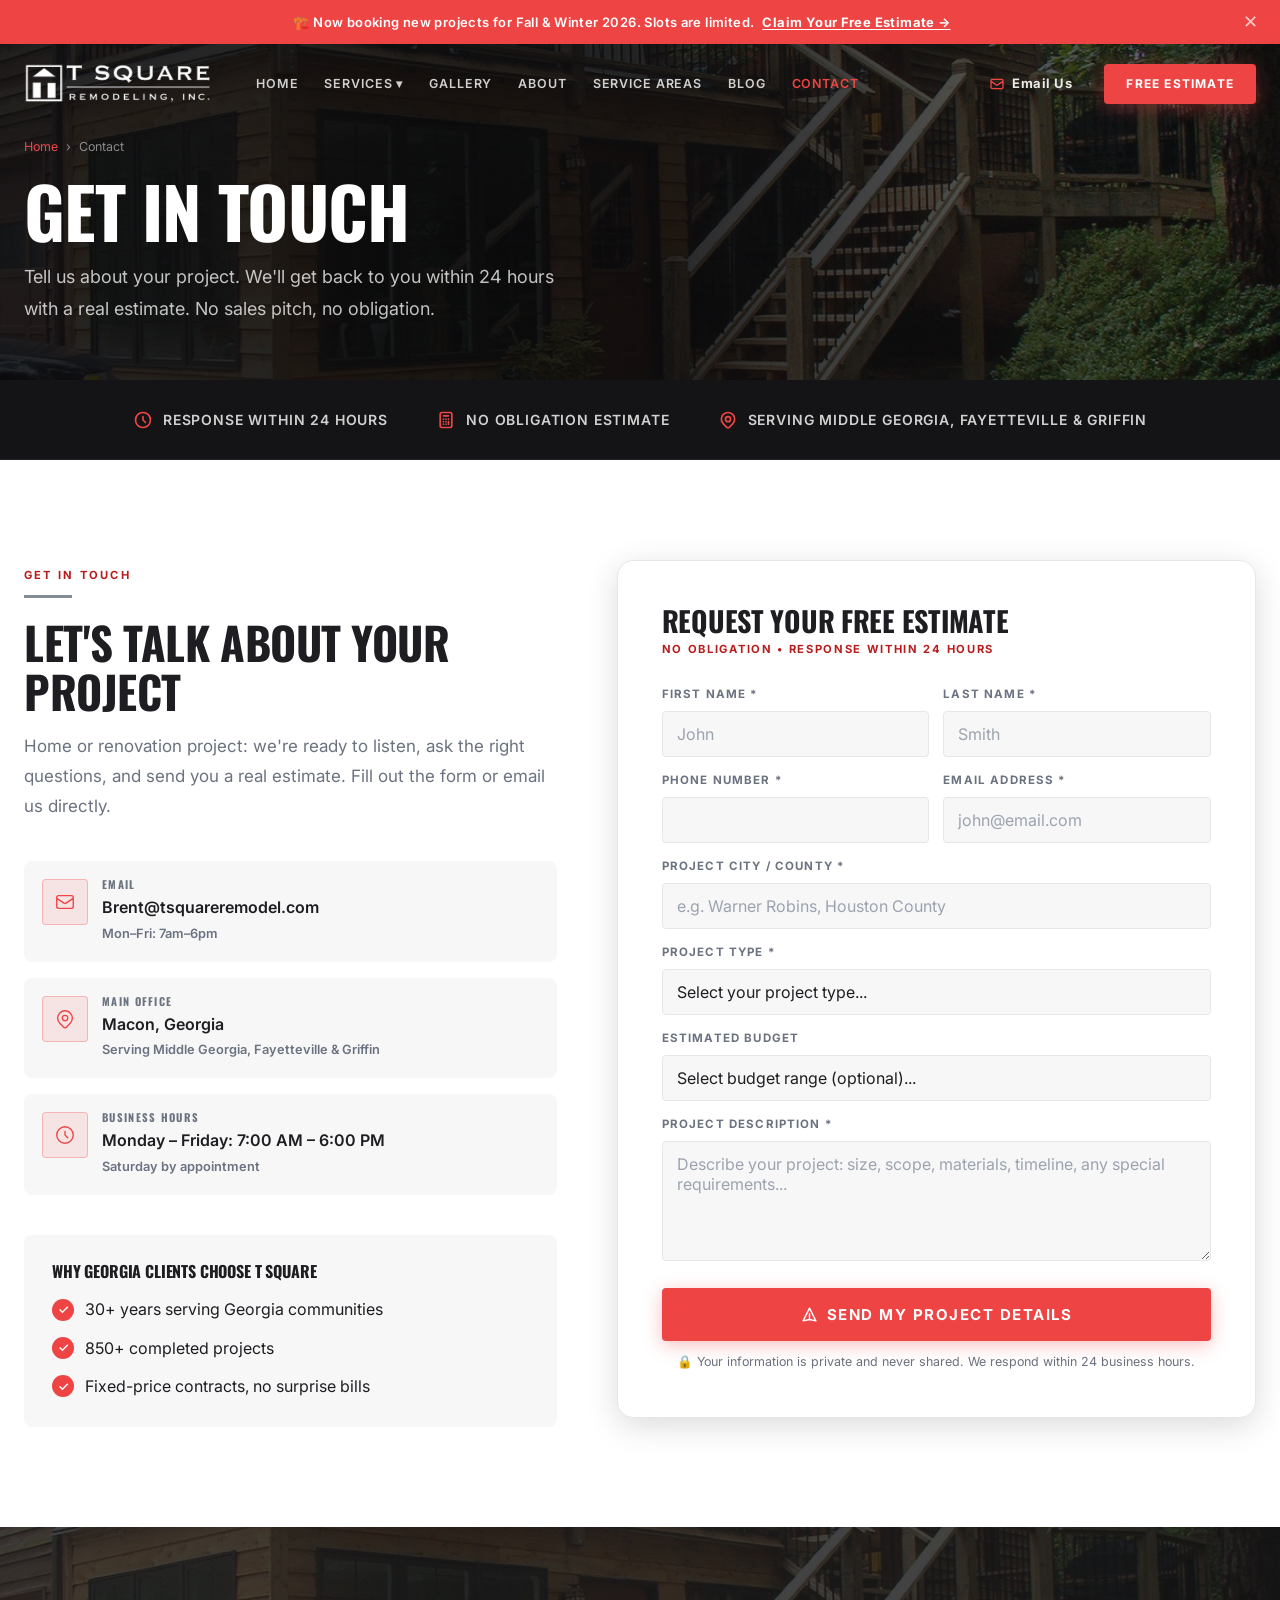
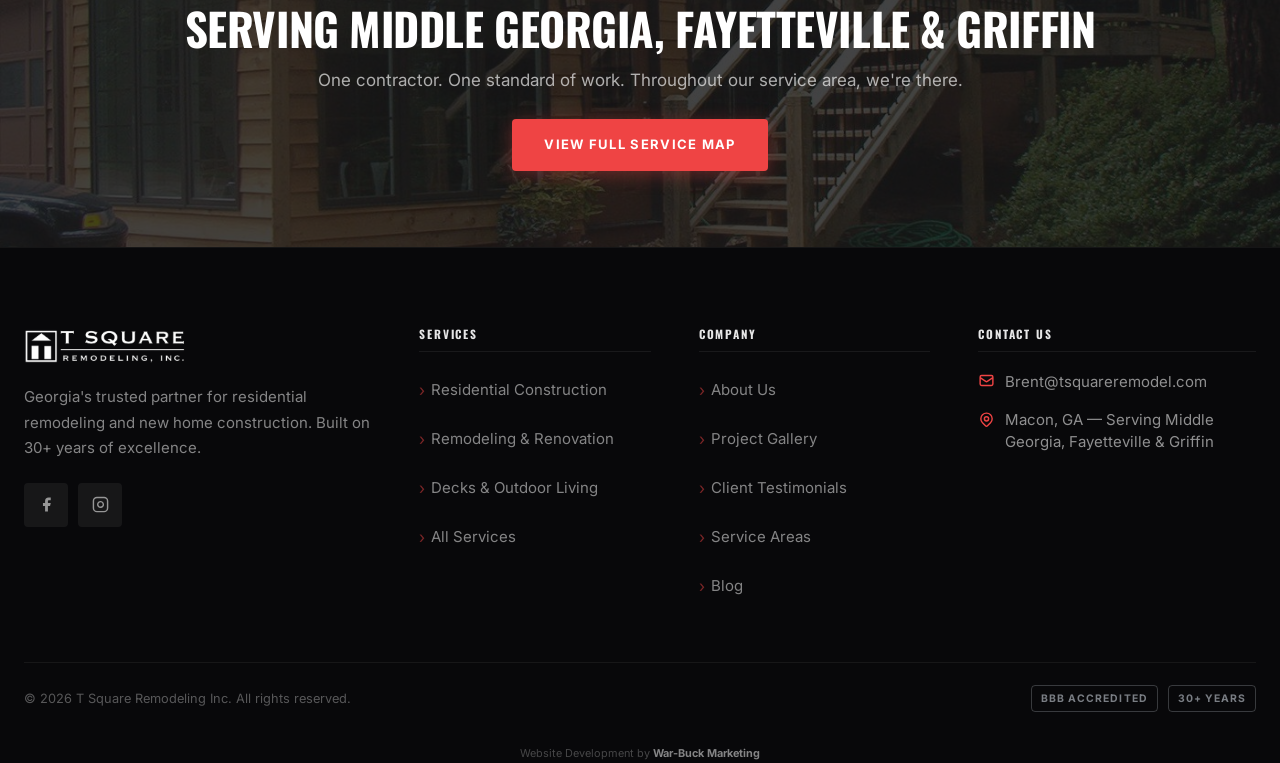
<file: contact.html>
<!DOCTYPE html>
<html lang="en">
<head>
  <meta charset="UTF-8" /><meta name="viewport" content="width=device-width, initial-scale=1.0" />
  <title>Contact | T Square Remodeling Inc. Georgia — Free Estimate</title>
  <link rel="icon" href="data:image/svg+xml,<svg xmlns='http://www.w3.org/2000/svg' viewBox='0 0 32 32'><rect width='32' height='32' rx='4' fill='%2308080a'/><path d='M16,4 L7,10 L25,10 Z' fill='white'/><rect x='7' y='15' width='6' height='10' fill='white'/><rect x='19' y='15' width='6' height='10' fill='white'/></svg>" />
  <meta name="description" content="Get your free construction estimate from T Square Remodeling Inc. Serving Middle Georgia, Fayetteville, and Griffin — email us or submit your project details for a response within 24 hours." />
  <link rel="canonical" href="https://tsquareremodel.com/contact.html" />
  <meta property="og:title" content="Contact | T Square Remodeling Inc. Georgia — Free Estimate" />
  <meta property="og:description" content="Get your free construction estimate from T Square Remodeling Inc. Serving Middle Georgia, Fayetteville, and Griffin — email us or submit your project details for a response within 24 hours." />
  <meta property="og:url" content="https://tsquareremodel.com/contact.html" />
  <meta property="og:type" content="website" />
  <meta property="og:image" content="https://tsquareremodel.com/images/og-share.jpg" />
  <meta property="og:image:width" content="1200" />
  <meta property="og:image:height" content="630" />
  <meta property="og:image:alt" content="T Square Remodeling, Inc. Remodeling, decks and outdoor living in Middle Georgia, Fayetteville and Griffin. Since 1995." />
  <meta name="twitter:image" content="https://tsquareremodel.com/images/og-share.jpg" />
  <link rel="preconnect" href="https://fonts.googleapis.com" /><link rel="preconnect" href="https://fonts.gstatic.com" crossorigin />
  <link rel="preconnect" href="https://images.unsplash.com" />
  <link href="https://fonts.googleapis.com/css2?family=Oswald:wght@400;500;600;700&family=Inter:wght@400;500;600;700&display=swap" rel="stylesheet" />
  <link rel="stylesheet" href="css/styles.css" />
  <script type="application/ld+json">{"@context":"https://schema.org","@type":"GeneralContractor","name":"T Square Remodeling Inc.","email":"Brent@tsquareremodel.com","address":{"@type":"PostalAddress","addressLocality":"Macon","addressRegion":"GA","addressCountry":"US"},"openingHours":"Mo-Fr 07:00-18:00"}</script>
</head>
<body>
<div class="announce-bar" role="banner">
  <span>🏗️ Now booking new projects for Fall & Winter 2026. Slots are limited.</span>
  <a href="contact.html">Claim Your Free Estimate →</a>
  <button class="announce-close" aria-label="Close announcement">✕</button>
</div>
<nav class="nav transparent" id="mainNav">
  <div class="container nav-inner">
    <a href="index.html" class="nav-logo"><img src="images/logo.png" alt="T Square Remodeling Inc." width="220" height="52"></a>
    <ul class="nav-links">
      <li><a href="index.html">Home</a></li>
      <li class="has-dropdown"><a href="services.html">Services ▾</a><ul class="dropdown"><li><a href="residential.html">Residential Construction</a></li><li><a href="remodeling.html">Remodeling & Renovation</a></li><li><a href="concrete.html">Decks & Outdoor Living</a></li></ul></li>
      <li><a href="gallery.html">Gallery</a></li><li><a href="about.html">About</a></li><li><a href="service-areas.html">Service Areas</a></li><li><a href="blog.html">Blog</a></li><li><a href="contact.html" class="active">Contact</a></li>
    </ul>
    <a href="mailto:Brent@tsquareremodel.com" class="nav-phone" aria-label="Email Brent@tsquareremodel.com"><svg xmlns="http://www.w3.org/2000/svg" fill="none" viewBox="0 0 24 24" stroke="currentColor" stroke-width="2" width="16" height="16"><path stroke-linecap="round" stroke-linejoin="round" d="M3 8l7.89 5.26a2 2 0 002.22 0L21 8M5 19h14a2 2 0 002-2V7a2 2 0 00-2-2H5a2 2 0 00-2 2v10a2 2 0 002 2z"/></svg> Email Us</a>
    <a href="contact.html" class="btn btn-red nav-cta btn-sm">Free Estimate</a>
    <button class="nav-toggle" id="navToggle" aria-label="Open menu" aria-expanded="false" aria-controls="mobileNav"><span></span><span></span><span></span></button>
  </div>
</nav>
<nav class="mobile-nav" id="mobileNav" aria-label="Mobile navigation">
  <a href="mailto:Brent@tsquareremodel.com" class="mobile-phone"><svg xmlns="http://www.w3.org/2000/svg" fill="none" viewBox="0 0 24 24" stroke="currentColor" stroke-width="2" width="18" height="18"><path stroke-linecap="round" stroke-linejoin="round" d="M3 8l7.89 5.26a2 2 0 002.22 0L21 8M5 19h14a2 2 0 002-2V7a2 2 0 00-2-2H5a2 2 0 00-2 2v10a2 2 0 002 2z"/></svg> Brent@tsquareremodel.com</a><a href="index.html">Home</a><a href="services.html">Services</a><a href="residential.html">Residential</a><a href="remodeling.html">Remodeling</a><a href="concrete.html">Decks & Outdoor</a><a href="gallery.html">Gallery</a><a href="about.html">About</a><a href="service-areas.html">Service Areas</a><a href="blog.html">Blog</a><a href="contact.html">Contact</a><a href="contact.html" class="btn btn-red">Get Free Estimate</a></nav>

<main>

<section class="page-hero" style="height:380px;">
  <div class="page-hero-bg"><img src="images/outdoor-living-5.jpg" alt="Middle Georgia residential construction company" /></div>
  <div class="page-hero-overlay"></div>
  <div class="container page-hero-content">
    <div class="breadcrumb"><a href="index.html">Home</a><span>›</span><span>Contact</span></div>
    <h1>Get in Touch</h1>
    <p style="color:rgba(255,255,255,0.75); font-size:1.125rem; max-width:560px; margin-top:12px;">Tell us about your project. We'll get back to you within 24 hours with a real estimate. No sales pitch, no obligation.</p>
  </div>
</section>

<!-- TRUST BAR -->
<section style="background:var(--charcoal); padding:28px 0; border-bottom:1px solid rgba(255,255,255,0.06);">
  <div class="container">
    <div style="display:flex; align-items:center; justify-content:center; gap:48px; flex-wrap:wrap;">
      <div style="display:flex;align-items:center;gap:10px;color:rgba(255,255,255,0.8);font-size:0.875rem;font-weight:600;text-transform:uppercase;letter-spacing:0.06em;">
        <svg xmlns="http://www.w3.org/2000/svg" fill="none" viewBox="0 0 24 24" stroke="currentColor" stroke-width="2" style="width:20px;height:20px;color:var(--red);"><path stroke-linecap="round" stroke-linejoin="round" d="M12 8v4l3 3m6-3a9 9 0 11-18 0 9 9 0 0118 0z"/></svg>
        Response Within 24 Hours
      </div>
      <div style="display:flex;align-items:center;gap:10px;color:rgba(255,255,255,0.8);font-size:0.875rem;font-weight:600;text-transform:uppercase;letter-spacing:0.06em;">
        <svg xmlns="http://www.w3.org/2000/svg" fill="none" viewBox="0 0 24 24" stroke="currentColor" stroke-width="2" style="width:20px;height:20px;color:var(--red);"><path stroke-linecap="round" stroke-linejoin="round" d="M9 7h6m0 10v-3m-3 3h.01M9 17h.01M9 14h.01M12 14h.01M15 11h.01M12 11h.01M9 11h.01M7 21h10a2 2 0 002-2V5a2 2 0 00-2-2H7a2 2 0 00-2 2v14a2 2 0 002 2z"/></svg>
        No Obligation Estimate
      </div>
      <div style="display:flex;align-items:center;gap:10px;color:rgba(255,255,255,0.8);font-size:0.875rem;font-weight:600;text-transform:uppercase;letter-spacing:0.06em;">
        <svg xmlns="http://www.w3.org/2000/svg" fill="none" viewBox="0 0 24 24" stroke="currentColor" stroke-width="2" style="width:20px;height:20px;color:var(--red);"><path stroke-linecap="round" stroke-linejoin="round" d="M17.657 16.657L13.414 20.9a1.998 1.998 0 01-2.827 0l-4.244-4.243a8 8 0 1111.314 0z"/><path stroke-linecap="round" stroke-linejoin="round" d="M15 11a3 3 0 11-6 0 3 3 0 016 0z"/></svg>
        Serving Middle Georgia, Fayetteville & Griffin
      </div>
    </div>
  </div>
</section>

<!-- CONTACT MAIN -->
<section class="section">
  <div class="container">
    <div class="contact-grid">
      <div class="contact-info fade-up">
        <span class="eyebrow">Get in Touch</span>
        <span class="silver-bar" style="margin-bottom:20px;"></span>
        <h2 style="margin-bottom:16px;">Let's Talk About Your Project</h2>
        <p style="margin-bottom:40px;">Home or renovation project: we're ready to listen, ask the right questions, and send you a real estimate. Fill out the form or email us directly.</p>
        <div class="contact-methods">
          <div class="contact-method">
            <div class="contact-method-icon">
              <svg xmlns="http://www.w3.org/2000/svg" fill="none" viewBox="0 0 24 24" stroke="currentColor" stroke-width="1.5"><path stroke-linecap="round" stroke-linejoin="round" d="M3 8l7.89 5.26a2 2 0 002.22 0L21 8M5 19h14a2 2 0 002-2V7a2 2 0 00-2-2H5a2 2 0 00-2 2v10a2 2 0 002 2z"/></svg>
            </div>
            <div>
              <h5>Email</h5>
              <a href="mailto:Brent@tsquareremodel.com">Brent@tsquareremodel.com</a>
              <span style="display:block; font-size:0.8rem; color:var(--gray); margin-top:2px;">Mon–Fri: 7am–6pm</span>
            </div>
          </div>
          <div class="contact-method">
            <div class="contact-method-icon">
              <svg xmlns="http://www.w3.org/2000/svg" fill="none" viewBox="0 0 24 24" stroke="currentColor" stroke-width="1.5"><path stroke-linecap="round" stroke-linejoin="round" d="M17.657 16.657L13.414 20.9a1.998 1.998 0 01-2.827 0l-4.244-4.243a8 8 0 1111.314 0z"/><path stroke-linecap="round" stroke-linejoin="round" d="M15 11a3 3 0 11-6 0 3 3 0 016 0z"/></svg>
            </div>
            <div>
              <h5>Main Office</h5>
              <span>Macon, Georgia</span>
              <span style="display:block; font-size:0.8rem; color:var(--gray); margin-top:2px;">Serving Middle Georgia, Fayetteville & Griffin</span>
            </div>
          </div>
          <div class="contact-method">
            <div class="contact-method-icon">
              <svg xmlns="http://www.w3.org/2000/svg" fill="none" viewBox="0 0 24 24" stroke="currentColor" stroke-width="1.5"><path stroke-linecap="round" stroke-linejoin="round" d="M12 8v4l3 3m6-3a9 9 0 11-18 0 9 9 0 0118 0z"/></svg>
            </div>
            <div>
              <h5>Business Hours</h5>
              <span>Monday – Friday: 7:00 AM – 6:00 PM</span>
              <span style="display:block; font-size:0.8rem; color:var(--gray); margin-top:2px;">Saturday by appointment</span>
            </div>
          </div>
        </div>

        <!-- TRUST SIGNALS -->
        <div style="margin-top:40px; padding:28px; background:var(--off-white); border-radius:var(--radius-md);">
          <h4 style="font-size:1rem; margin-bottom:16px; color:var(--dark);">Why Georgia Clients Choose T Square</h4>
          <ul class="split-list" style="margin-top:0;">
            <li style="color:var(--dark);">30+ years serving Georgia communities</li>
            <li style="color:var(--dark);">850+ completed projects</li>
            <li style="color:var(--dark);">Fixed-price contracts, no surprise bills</li>
          </ul>
        </div>
      </div>

      <div class="contact-form-box fade-up stagger-2">
        <h3>Request Your Free Estimate</h3>
        <span class="form-subtitle">No Obligation • Response Within 24 Hours</span>
        <form novalidate>
          <div class="form-row">
            <div class="form-group"><label for="c-first">First Name *</label><input type="text" id="c-first" name="first_name" placeholder="John" required autocomplete="given-name" /></div>
            <div class="form-group"><label for="c-last">Last Name *</label><input type="text" id="c-last" name="last_name" placeholder="Smith" required autocomplete="family-name" /></div>
          </div>
          <div class="form-row">
            <div class="form-group"><label for="c-phone">Phone Number *</label><input type="tel" id="c-phone" name="phone" placeholder="" required autocomplete="tel" inputmode="tel" /></div>
            <div class="form-group"><label for="c-email">Email Address *</label><input type="email" id="c-email" name="email" placeholder="john@email.com" required autocomplete="email" /></div>
          </div>
          <div class="form-group"><label for="c-city">Project City / County *</label><input type="text" id="c-city" name="city" placeholder="e.g. Warner Robins, Houston County" required autocomplete="address-level2" /></div>
          <div class="form-group">
            <label for="c-type">Project Type *</label>
            <select id="c-type" name="project_type" required>
              <option value="">Select your project type...</option>
              <option>New Home Construction</option>
              <option>Kitchen Remodel</option>
              <option>Bathroom Renovation</option>
              <option>Full Home Renovation</option>
              <option>Home Addition</option>
              <option>Basement Finishing</option>
              <option>Decks & Outdoor Living</option>
              <option>Other</option>
            </select>
          </div>
          <div class="form-group">
            <label for="c-budget">Estimated Budget</label>
            <select id="c-budget" name="budget">
              <option value="">Select budget range (optional)...</option>
              <option>Under $10,000</option>
              <option>$10,000 – $30,000</option>
              <option>$30,000 – $75,000</option>
              <option>$75,000 – $200,000</option>
              <option>$200,000 – $500,000</option>
              <option>$500,000+</option>
            </select>
          </div>
          <div class="form-group">
            <label for="c-desc">Project Description *</label>
            <textarea id="c-desc" name="description" placeholder="Describe your project: size, scope, materials, timeline, any special requirements..." style="min-height:120px;" required></textarea>
          </div>
          <button type="submit" class="btn btn-red btn-lg form-submit">
            <svg xmlns="http://www.w3.org/2000/svg" fill="none" viewBox="0 0 24 24" stroke="currentColor" stroke-width="2" width="18" height="18"><path stroke-linecap="round" stroke-linejoin="round" d="M12 19l9 2-9-18-9 18 9-2zm0 0v-8"/></svg>
            Send My Project Details
          </button>
          <p class="form-note" style="color:var(--gray);">🔒 Your information is private and never shared. We respond within 24 business hours.</p>
        </form>
      </div>
    </div>
  </div>
</section>

<!-- MAP PLACEHOLDER -->
<section style="background:var(--charcoal); height:320px; display:flex; align-items:center; justify-content:center; position:relative; overflow:hidden;">
  <img src="images/outdoor-living-5.jpg" alt="Georgia construction service map" style="position:absolute;inset:0;width:100%;height:100%;object-fit:cover;opacity:0.2;" />
  <div style="position:relative;z-index:1;text-align:center;">
    <h2 style="color:var(--white); margin-bottom:12px;">Serving Middle Georgia, Fayetteville & Griffin</h2>
    <p style="color:rgba(255,255,255,0.65); margin-bottom:24px;">One contractor. One standard of work. Throughout our service area, we're there.</p>
    <a href="service-areas.html" class="btn btn-red">View Full Service Map</a>
  </div>
</section>


</main>
<footer class="footer">
  <div class="container">
    <div class="footer-grid">
      <div class="footer-brand"><a href="index.html" class="nav-logo"><img src="images/logo.png" alt="T Square Remodeling Inc." width="220" height="52"></a><p>Georgia's trusted partner for residential remodeling and new home construction. Built on 30+ years of excellence.</p><div class="footer-socials"><a href="https://www.facebook.com/profile.php?id=61594899702107" target="_blank" rel="noopener noreferrer" class="social-btn" aria-label="Facebook (opens in a new tab)"><svg xmlns="http://www.w3.org/2000/svg" fill="currentColor" viewBox="0 0 24 24"><path d="M18 2h-3a5 5 0 00-5 5v3H7v4h3v8h4v-8h3l1-4h-4V7a1 1 0 011-1h3z"/></svg></a><a href="#" class="social-btn" aria-label="Instagram"><svg xmlns="http://www.w3.org/2000/svg" fill="none" stroke="currentColor" stroke-width="2" viewBox="0 0 24 24"><rect x="2" y="2" width="20" height="20" rx="5" ry="5"/><path d="M16 11.37A4 4 0 1112.63 8 4 4 0 0116 11.37z"/><line x1="17.5" y1="6.5" x2="17.51" y2="6.5"/></svg></a></div></div>
      <div class="footer-col"><h5>Services</h5><ul class="footer-links"><li><a href="residential.html">Residential Construction</a></li><li><a href="remodeling.html">Remodeling & Renovation</a></li><li><a href="concrete.html">Decks & Outdoor Living</a></li><li><a href="services.html">All Services</a></li></ul></div>
      <div class="footer-col"><h5>Company</h5><ul class="footer-links"><li><a href="about.html">About Us</a></li><li><a href="gallery.html">Project Gallery</a></li><li><a href="testimonials.html">Client Testimonials</a></li><li><a href="service-areas.html">Service Areas</a></li><li><a href="blog.html">Blog</a></li></ul></div>
      <div class="footer-col"><h5>Contact Us</h5><div class="footer-contact-item"><svg xmlns="http://www.w3.org/2000/svg" fill="none" viewBox="0 0 24 24" stroke="currentColor" stroke-width="2"><path stroke-linecap="round" stroke-linejoin="round" d="M3 8l7.89 5.26a2 2 0 002.22 0L21 8M5 19h14a2 2 0 002-2V7a2 2 0 00-2-2H5a2 2 0 00-2 2v10a2 2 0 002 2z"/></svg><a href="mailto:Brent@tsquareremodel.com">Brent@tsquareremodel.com</a></div><div class="footer-contact-item"><svg xmlns="http://www.w3.org/2000/svg" fill="none" viewBox="0 0 24 24" stroke="currentColor" stroke-width="2"><path stroke-linecap="round" stroke-linejoin="round" d="M17.657 16.657L13.414 20.9a1.998 1.998 0 01-2.827 0l-4.244-4.243a8 8 0 1111.314 0z"/><path stroke-linecap="round" stroke-linejoin="round" d="M15 11a3 3 0 11-6 0 3 3 0 016 0z"/></svg><span>Macon, GA — Serving Middle Georgia, Fayetteville & Griffin</span></div></div>
    </div>
    <div class="footer-bottom"><p>© 2026 T Square Remodeling Inc. All rights reserved.</p><div class="footer-badges"><span class="badge">BBB Accredited</span><span class="badge">30+ Years</span></div></div><div class="dev-credit"><p>Website Development by <a href="https://warbuckmarketing.com" target="_blank" rel="noopener">War-Buck Marketing</a></p></div>
  </div>
</footer>
<div class="sticky-mobile">
  <a href="mailto:Brent@tsquareremodel.com" class="sticky-btn sticky-call" aria-label="Email us"><svg xmlns="http://www.w3.org/2000/svg" fill="none" viewBox="0 0 24 24" stroke="currentColor" stroke-width="2"><path stroke-linecap="round" stroke-linejoin="round" d="M3 8l7.89 5.26a2 2 0 002.22 0L21 8M5 19h14a2 2 0 002-2V7a2 2 0 00-2-2H5a2 2 0 00-2 2v10a2 2 0 002 2z"/></svg>Email Us</a>
  <a href="#" class="sticky-btn sticky-text" onclick="document.querySelector('form').scrollIntoView({behavior:'smooth'});return false;">Free Estimate</a>
</div>
<button class="back-to-top" aria-label="Back to top">
  <svg xmlns="http://www.w3.org/2000/svg" fill="none" viewBox="0 0 24 24" stroke="currentColor" stroke-width="2.5"><path stroke-linecap="round" stroke-linejoin="round" d="M5 15l7-7 7 7"/></svg>
</button>
<script src="js/main.js" defer></script>
</body></html>
</file>
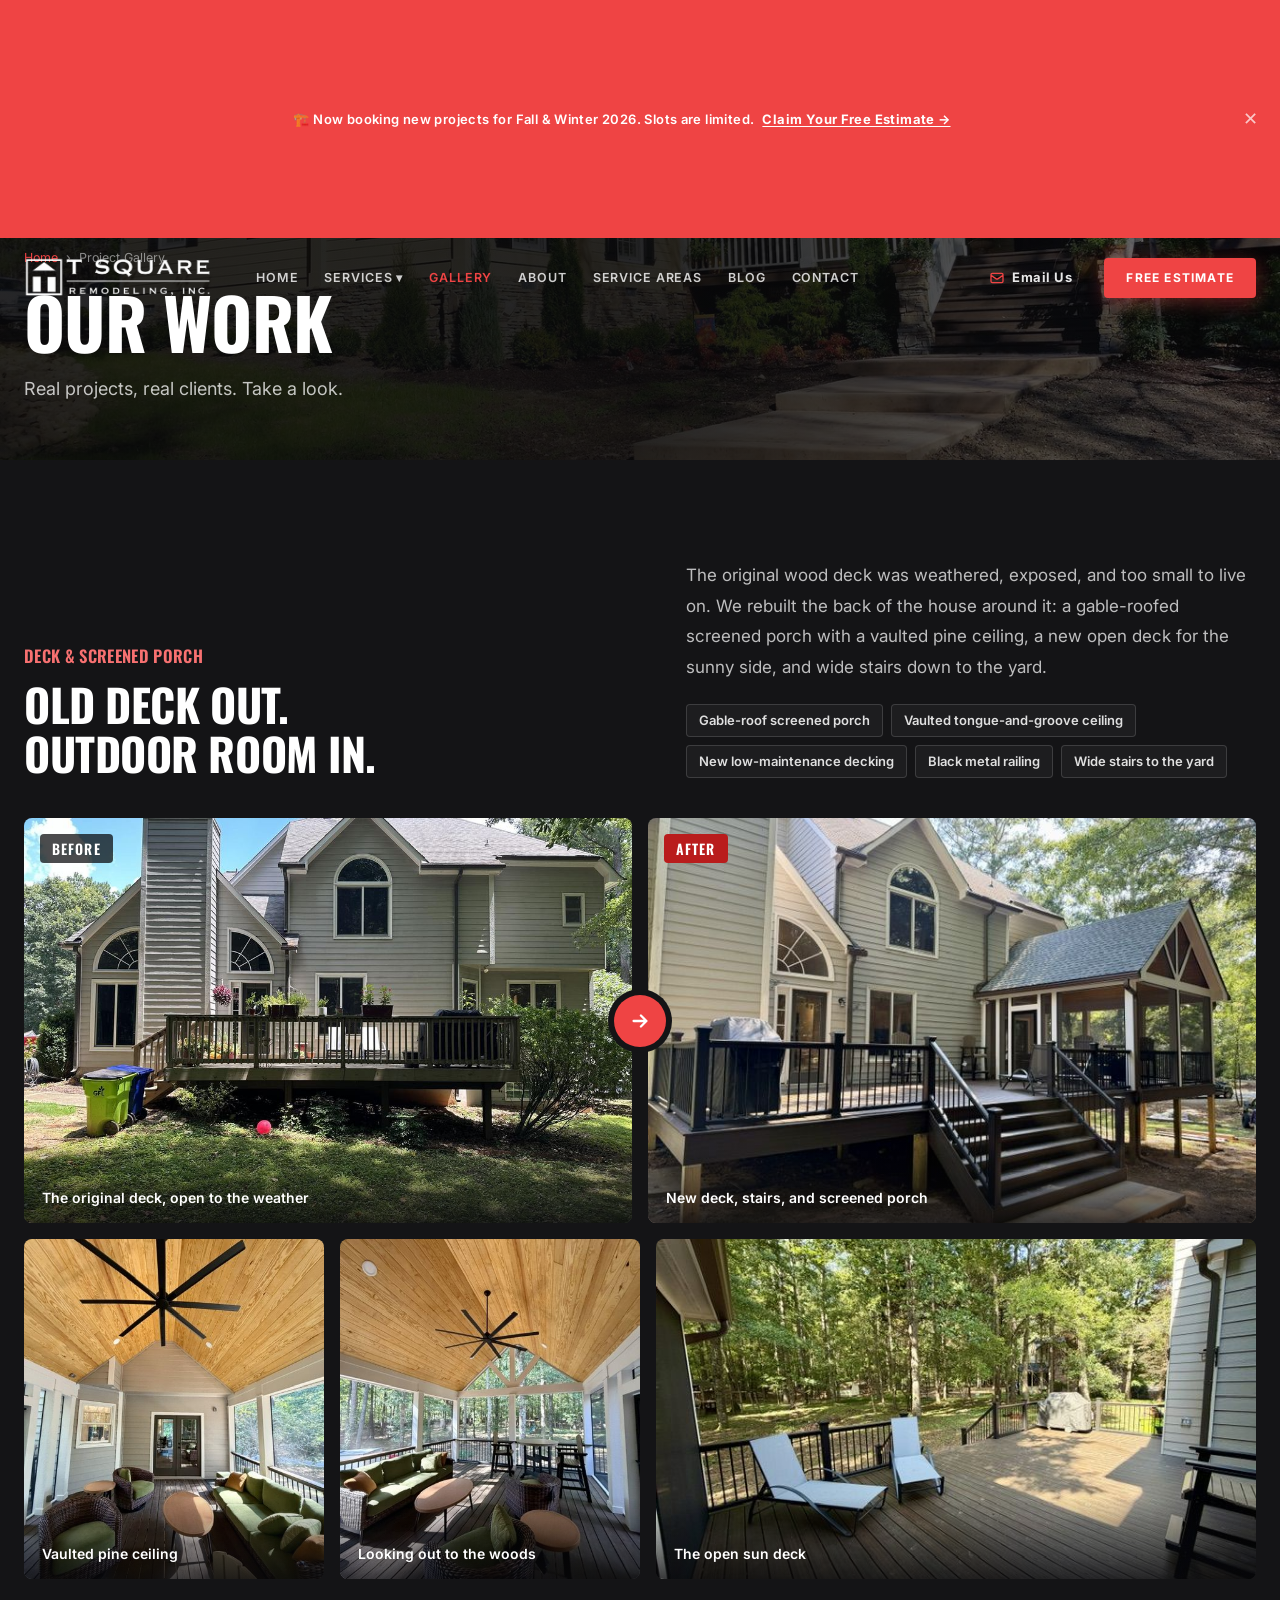
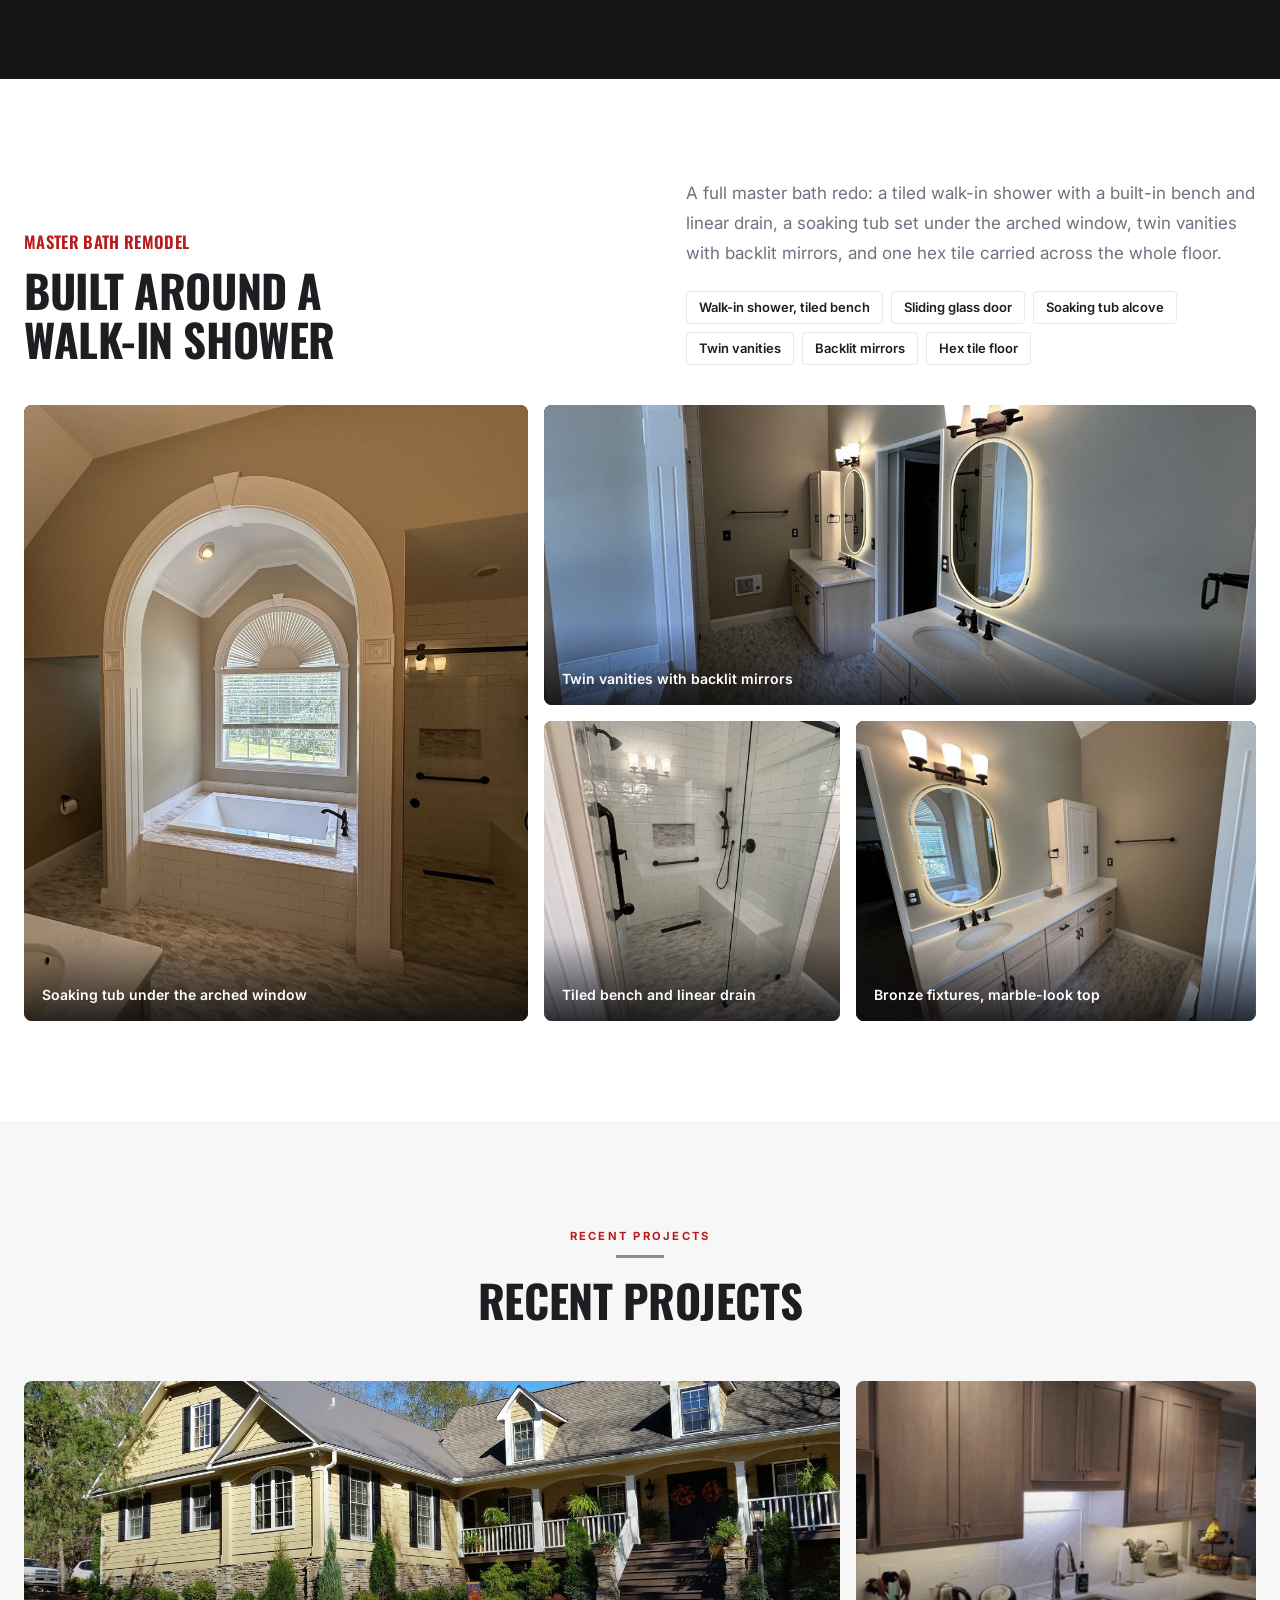
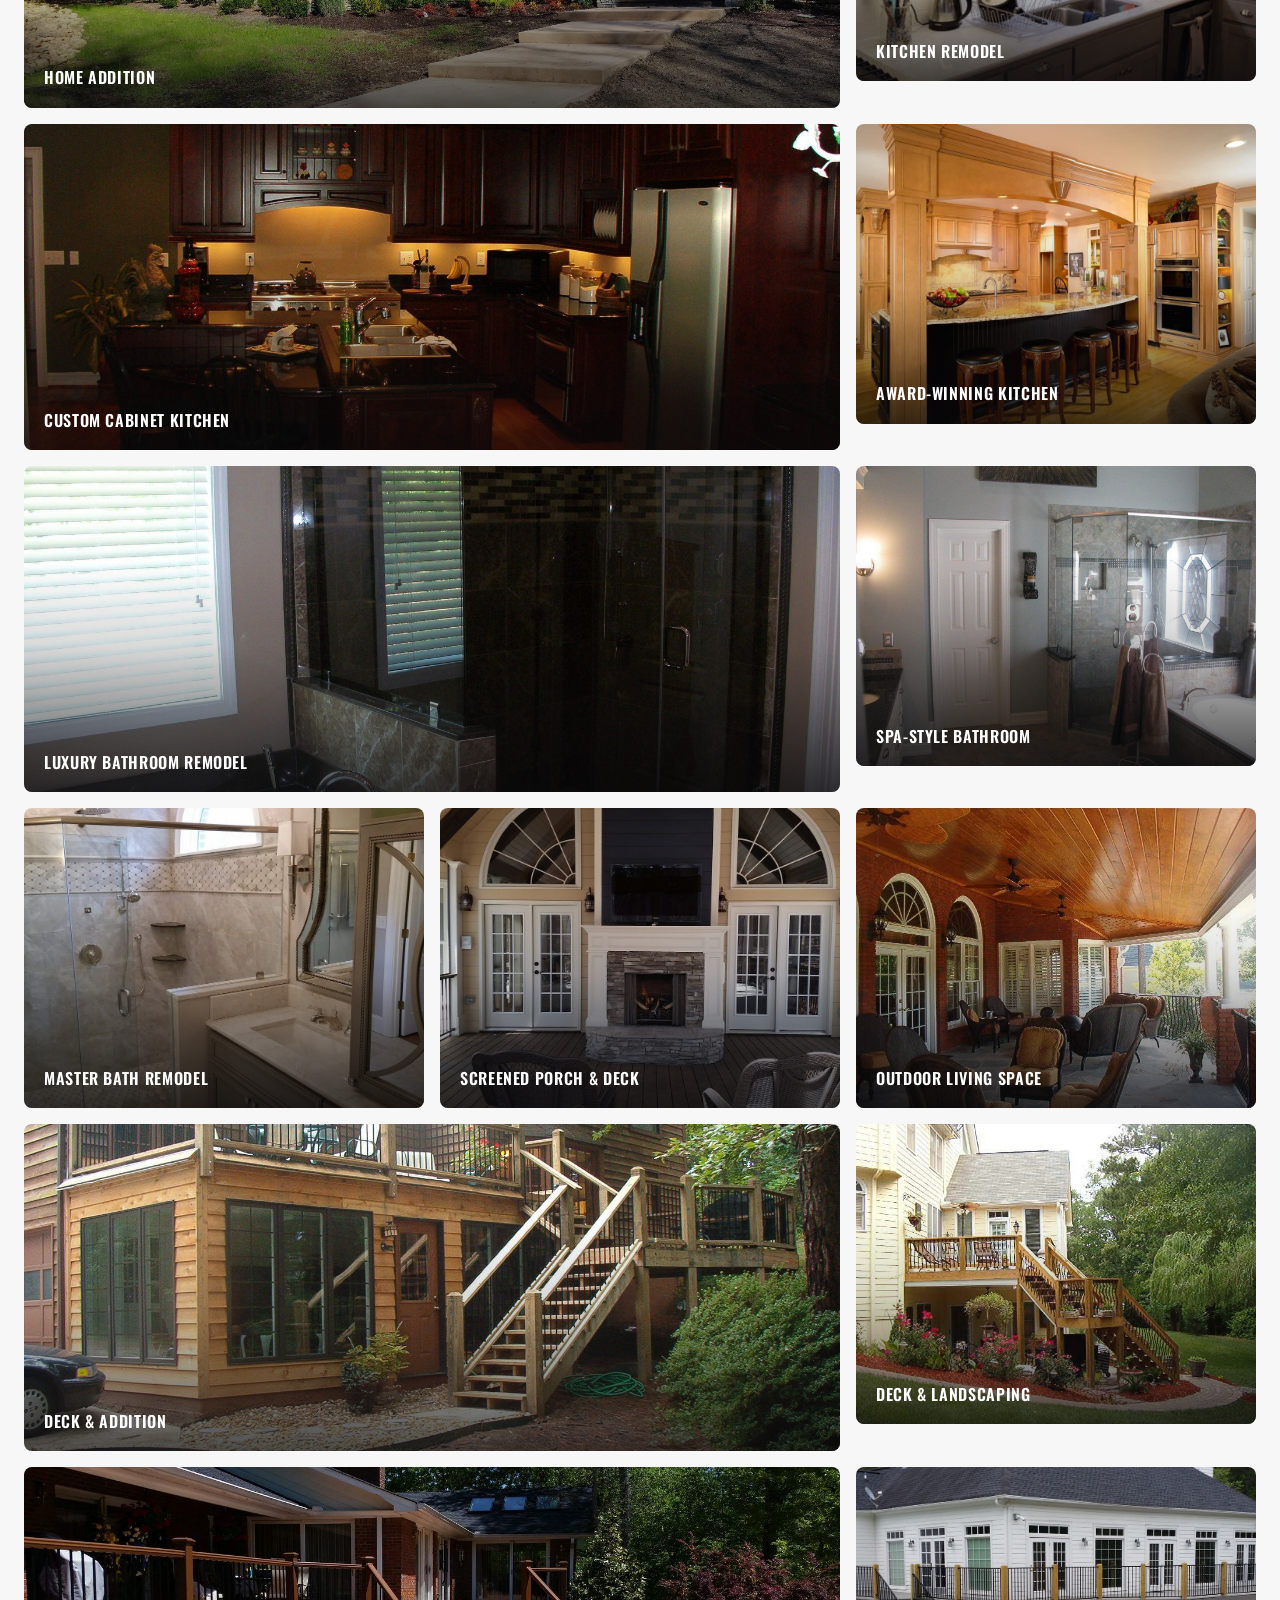
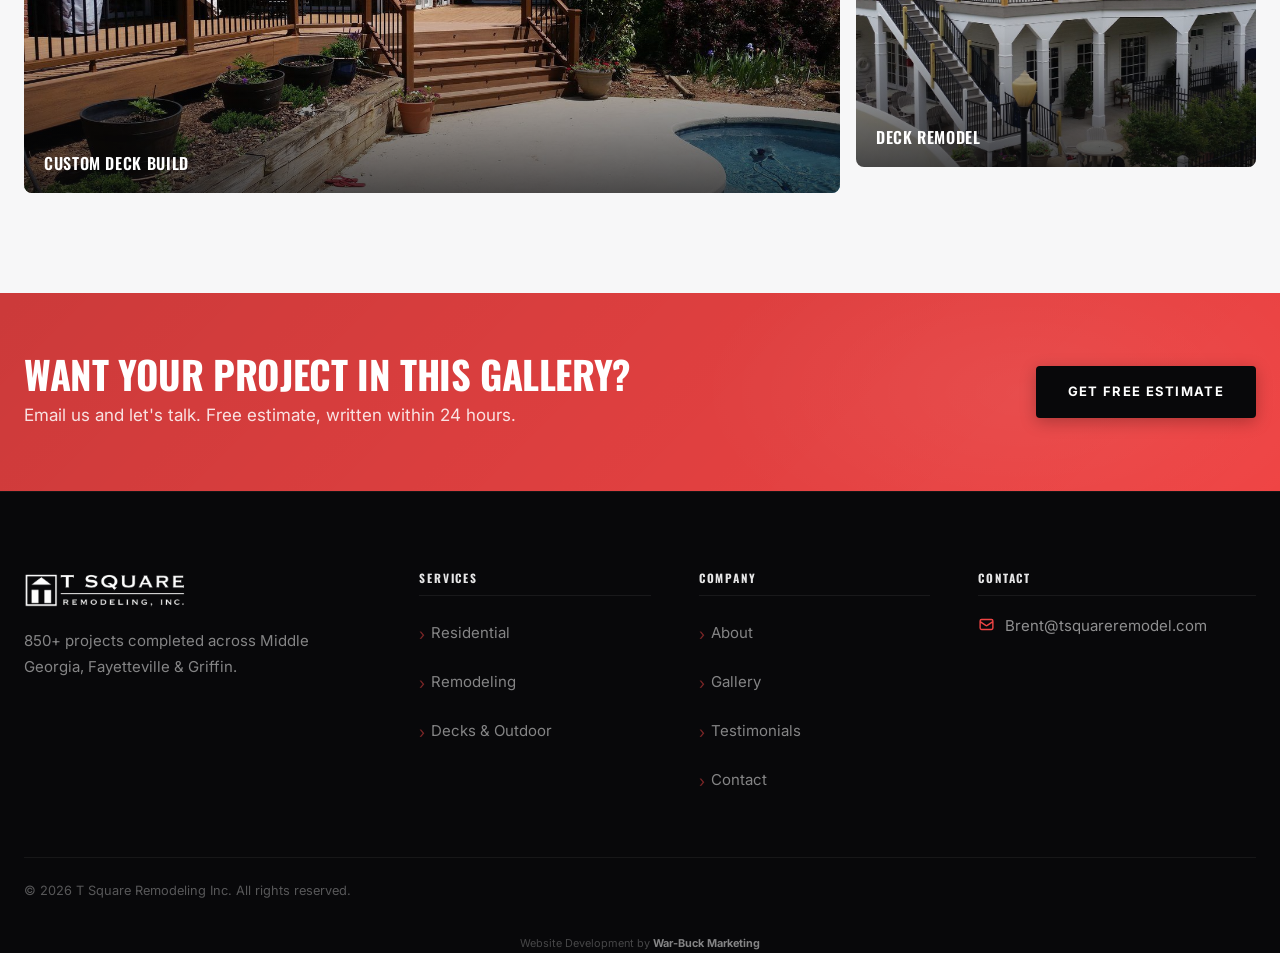
<file: gallery.html>
<!DOCTYPE html>
<html lang="en">
<head>
  <meta charset="UTF-8" /><meta name="viewport" content="width=device-width, initial-scale=1.0" />
  <title>Project Gallery | T Square Remodeling Inc. Georgia</title>
  <link rel="icon" href="data:image/svg+xml,<svg xmlns='http://www.w3.org/2000/svg' viewBox='0 0 32 32'><rect width='32' height='32' rx='4' fill='%2308080a'/><path d='M16,4 L7,10 L25,10 Z' fill='white'/><rect x='7' y='15' width='6' height='10' fill='white'/><rect x='19' y='15' width='6' height='10' fill='white'/></svg>" />
  <meta name="description" content="View completed construction projects across Middle Georgia, Fayetteville, and Griffin — luxury homes, remodels, decks, and outdoor living spaces. Real results from real clients." />
  <meta property="og:title" content="Project Gallery | T Square Remodeling Inc. Georgia" />
  <meta property="og:url" content="https://tsquareremodel.com/gallery.html" />
  <link rel="canonical" href="https://tsquareremodel.com/gallery.html" />
  <meta property="og:description" content="View completed construction projects across Middle Georgia, Fayetteville, and Griffin — luxury homes, remodels, decks, and outdoor living spaces. Real results from real clients." />
  <meta property="og:type" content="website" />
  <meta property="og:image" content="https://tsquareremodel.com/images/og-share.jpg" />
  <meta property="og:image:width" content="1200" />
  <meta property="og:image:height" content="630" />
  <meta property="og:image:alt" content="T Square Remodeling, Inc. Remodeling, decks and outdoor living in Middle Georgia, Fayetteville and Griffin. Since 1995." />
  <meta name="twitter:image" content="https://tsquareremodel.com/images/og-share.jpg" />
  <link rel="preconnect" href="https://fonts.googleapis.com" /><link rel="preconnect" href="https://fonts.gstatic.com" crossorigin />
  <link rel="preconnect" href="https://images.unsplash.com" />
  <link href="https://fonts.googleapis.com/css2?family=Oswald:wght@400;500;600;700&family=Inter:wght@400;500;600;700&display=swap" rel="stylesheet" />
  <link rel="stylesheet" href="css/styles.css" />
</head>
<body>
<div class="announce-bar" role="banner">
  <span>🏗️ Now booking new projects for Fall & Winter 2026. Slots are limited.</span>
  <a href="contact.html">Claim Your Free Estimate →</a>
  <button class="announce-close" aria-label="Close announcement">✕</button>
</div>
<nav class="nav transparent" id="mainNav">
  <div class="container nav-inner">
    <a href="index.html" class="nav-logo"><img src="images/logo.png" alt="T Square Remodeling Inc." width="220" height="52"></a>
    <ul class="nav-links">
      <li><a href="index.html">Home</a></li>
      <li class="has-dropdown"><a href="services.html">Services ▾</a><ul class="dropdown"><li><a href="residential.html">Residential Construction</a></li><li><a href="remodeling.html">Remodeling & Renovation</a></li><li><a href="concrete.html">Decks & Outdoor Living</a></li></ul></li>
      <li><a href="gallery.html" class="active">Gallery</a></li><li><a href="about.html">About</a></li><li><a href="service-areas.html">Service Areas</a></li><li><a href="blog.html">Blog</a></li><li><a href="contact.html">Contact</a></li>
    </ul>
    <a href="mailto:Brent@tsquareremodel.com" class="nav-phone" aria-label="Email Brent@tsquareremodel.com"><svg xmlns="http://www.w3.org/2000/svg" fill="none" viewBox="0 0 24 24" stroke="currentColor" stroke-width="2" width="16" height="16"><path stroke-linecap="round" stroke-linejoin="round" d="M3 8l7.89 5.26a2 2 0 002.22 0L21 8M5 19h14a2 2 0 002-2V7a2 2 0 00-2-2H5a2 2 0 00-2 2v10a2 2 0 002 2z"/></svg> Email Us</a>
    <a href="contact.html" class="btn btn-red nav-cta btn-sm">Free Estimate</a>
    <button class="nav-toggle" id="navToggle" aria-label="Open menu" aria-expanded="false" aria-controls="mobileNav"><span></span><span></span><span></span></button>
  </div>
</nav>
<nav class="mobile-nav" id="mobileNav" aria-label="Mobile navigation">
  <a href="mailto:Brent@tsquareremodel.com" class="mobile-phone"><svg xmlns="http://www.w3.org/2000/svg" fill="none" viewBox="0 0 24 24" stroke="currentColor" stroke-width="2" width="18" height="18"><path stroke-linecap="round" stroke-linejoin="round" d="M3 8l7.89 5.26a2 2 0 002.22 0L21 8M5 19h14a2 2 0 002-2V7a2 2 0 00-2-2H5a2 2 0 00-2 2v10a2 2 0 002 2z"/></svg> Brent@tsquareremodel.com</a><a href="index.html">Home</a><a href="services.html">Services</a><a href="residential.html">Residential</a><a href="remodeling.html">Remodeling</a><a href="concrete.html">Decks & Outdoor</a><a href="gallery.html">Gallery</a><a href="about.html">About</a><a href="service-areas.html">Service Areas</a><a href="blog.html">Blog</a><a href="contact.html">Contact</a><a href="contact.html" class="btn btn-red">Get Free Estimate</a></nav>

<main>

<section class="page-hero">
  <div class="page-hero-bg"><img src="images/home-addition-1.jpg" alt="Residential construction project gallery Georgia" /></div>
  <div class="page-hero-overlay"></div>
  <div class="container page-hero-content">
    <div class="breadcrumb"><a href="index.html">Home</a><span>›</span><span>Project Gallery</span></div>
    <h1>Our Work</h1>
    <p style="color:rgba(255,255,255,0.75); font-size:1.125rem; max-width:560px; margin-top:12px;">Real projects, real clients. Take a look.</p>
  </div>
</section>

<!-- FEATURED PROJECT: DECK → SCREENED PORCH -->
<section class="section section-dark project-story" id="deck-porch-project" aria-labelledby="deck-porch-title">
  <div class="container">
    <div class="ps-head">
      <div class="ps-title">
        <p class="ps-kicker">Deck &amp; Screened Porch</p>
        <h2 id="deck-porch-title">Old Deck Out. Outdoor Room In.</h2>
      </div>
      <div class="ps-intro">
        <p>The original wood deck was weathered, exposed, and too small to live on. We rebuilt the back of the house around it: a gable-roofed screened porch with a vaulted pine ceiling, a new open deck for the sunny side, and wide stairs down to the yard.</p>
        <ul class="ps-scope" aria-label="Project scope">
          <li>Gable-roof screened porch</li>
          <li>Vaulted tongue-and-groove ceiling</li>
          <li>New low-maintenance decking</li>
          <li>Black metal railing</li>
          <li>Wide stairs to the yard</li>
        </ul>
      </div>
    </div>

    <div class="ps-compare" data-lightbox-group="deck">
      <figure class="ps-frame">
        <span class="ps-tag">Before</span>
        <img src="images/deck-before-1.jpg" srcset="images/deck-before-1-sm.jpg 1000w, images/deck-before-1.jpg 1400w" sizes="(max-width: 600px) 100vw, (max-width: 1280px) 50vw, 620px" alt="Before: the original weathered wood deck on the back of a two-story home" width="1400" height="1050" loading="lazy" decoding="async" style="object-position: 50% 58%;" />
        <figcaption>The original deck, open to the weather</figcaption>
      </figure>
      <span class="ps-seam" aria-hidden="true"><svg xmlns="http://www.w3.org/2000/svg" fill="none" viewBox="0 0 24 24" stroke="currentColor" stroke-width="2.5"><path stroke-linecap="round" stroke-linejoin="round" d="M5 12h14M13 6l6 6-6 6"/></svg></span>
      <figure class="ps-frame ps-frame--after">
        <span class="ps-tag">After</span>
        <img src="images/deck-after-exterior.jpg" alt="After: new deck with black railing, wide stairs, and a gable-roofed screened porch" width="640" height="480" loading="lazy" decoding="async" />
        <figcaption>New deck, stairs, and screened porch</figcaption>
      </figure>
    </div>

    <div class="ps-strip" data-lightbox-group="deck">
      <figure class="ps-frame">
        <img src="images/deck-after-porch-fan.jpg" alt="Screened porch interior with vaulted pine ceiling, black ceiling fan, and wicker seating" width="480" height="640" loading="lazy" decoding="async" />
        <figcaption>Vaulted pine ceiling</figcaption>
      </figure>
      <figure class="ps-frame">
        <img src="images/deck-after-porch-view.jpg" alt="Looking out through the screened porch to the wooded backyard" width="480" height="640" loading="lazy" decoding="async" />
        <figcaption>Looking out to the woods</figcaption>
      </figure>
      <figure class="ps-frame">
        <img src="images/deck-after-open-deck.jpg" alt="Open deck with lounge chairs, dark decking, and black railing overlooking the trees" width="640" height="480" loading="lazy" decoding="async" />
        <figcaption>The open sun deck</figcaption>
      </figure>
    </div>
  </div>
</section>

<!-- FEATURED PROJECT: MASTER BATH -->
<section class="section project-story" id="master-bath-project" aria-labelledby="master-bath-title">
  <div class="container">
    <div class="ps-head">
      <div class="ps-title">
        <p class="ps-kicker">Master Bath Remodel</p>
        <h2 id="master-bath-title">Built Around a Walk-In Shower</h2>
      </div>
      <div class="ps-intro">
        <p>A full master bath redo: a tiled walk-in shower with a built-in bench and linear drain, a soaking tub set under the arched window, twin vanities with backlit mirrors, and one hex tile carried across the whole floor.</p>
        <ul class="ps-scope" aria-label="Project scope">
          <li>Walk-in shower, tiled bench</li>
          <li>Sliding glass door</li>
          <li>Soaking tub alcove</li>
          <li>Twin vanities</li>
          <li>Backlit mirrors</li>
          <li>Hex tile floor</li>
        </ul>
      </div>
    </div>

    <div class="ps-mosaic" data-lightbox-group="bath">
      <figure class="ps-frame">
        <img src="images/bath-arched-tub.jpg" srcset="images/bath-arched-tub-sm.jpg 900w, images/bath-arched-tub.jpg 1500w" sizes="(max-width: 900px) 100vw, 510px" alt="Soaking tub set in an arched alcove under an arched window, with hex tile floor" width="1500" height="2000" loading="lazy" decoding="async" style="object-position: 50% 60%;" />
        <figcaption>Soaking tub under the arched window</figcaption>
      </figure>
      <figure class="ps-frame">
        <img src="images/bath-double-vanity.jpg" srcset="images/bath-double-vanity-sm.jpg 1000w, images/bath-double-vanity.jpg 2000w" sizes="(max-width: 900px) 100vw, 720px" alt="Twin vanities with marble-look tops, backlit oval mirrors, and bronze light fixtures" width="2000" height="1500" loading="lazy" decoding="async" style="object-position: 50% 62%;" />
        <figcaption>Twin vanities with backlit mirrors</figcaption>
      </figure>
      <figure class="ps-frame">
        <img src="images/bath-walk-in-shower.jpg" srcset="images/bath-walk-in-shower-sm.jpg 900w, images/bath-walk-in-shower.jpg 1500w" sizes="(max-width: 900px) 50vw, 300px" alt="Walk-in tile shower with sliding glass door, built-in bench, niche, and linear drain" width="1500" height="2000" loading="lazy" decoding="async" style="object-position: 50% 55%;" />
        <figcaption>Tiled bench and linear drain</figcaption>
      </figure>
      <figure class="ps-frame">
        <img src="images/bath-vanity-mirror.jpg" srcset="images/bath-vanity-mirror-sm.jpg 1000w, images/bath-vanity-mirror.jpg 2000w" sizes="(max-width: 900px) 50vw, 410px" alt="Vanity with backlit oval mirror, bronze faucet, and linen cabinet" width="2000" height="1500" loading="lazy" decoding="async" style="object-position: 35% 50%;" />
        <figcaption>Bronze fixtures, marble-look top</figcaption>
      </figure>
    </div>
  </div>
</section>

<!-- MAIN GALLERY GRID -->
<section class="section section-off">
  <div class="container">
    <div class="section-header center fade-up"><span class="eyebrow">Recent Projects</span><span class="header-line"></span><h2>Recent Projects</h2></div>
    <div class="gallery-grid fade-up">

      <!-- Row 1: Home Addition (hero) + Kitchen -->
      <div class="gallery-item large" data-cat="residential"><img src="images/home-addition-1.jpg" alt="Home addition" loading="lazy" /><div class="gallery-overlay"><div class="gallery-caption"><strong>Home Addition</strong></div></div></div>
      <div class="gallery-item" data-cat="remodel"><img src="images/kitchen-remodel-5.jpg" alt="Kitchen remodel" loading="lazy" /><div class="gallery-overlay"><div class="gallery-caption"><strong>Kitchen Remodel</strong></div></div></div>

      <!-- Row 2: Kitchen -->
      <div class="gallery-item large" data-cat="remodel"><img src="images/kitchen-remodel-6.jpg" alt="Custom cabinet kitchen remodel" loading="lazy" /><div class="gallery-overlay"><div class="gallery-caption"><strong>Custom Cabinet Kitchen</strong></div></div></div>
      <div class="gallery-item" data-cat="remodel"><img src="images/kitchen-award.jpg" alt="Award-winning kitchen remodel" loading="lazy" /><div class="gallery-overlay"><div class="gallery-caption"><strong>Award-Winning Kitchen</strong></div></div></div>

      <!-- Row 3: Bathroom -->
      <div class="gallery-item large" data-cat="remodel"><img src="images/bathroom-remodel-1.jpg" alt="Luxury bathroom remodel with dark tile" loading="lazy" /><div class="gallery-overlay"><div class="gallery-caption"><strong>Luxury Bathroom Remodel</strong></div></div></div>
      <div class="gallery-item" data-cat="remodel"><img src="images/bathroom-remodel-3.jpg" alt="Spa-style bathroom with arched window" loading="lazy" /><div class="gallery-overlay"><div class="gallery-caption"><strong>Spa-Style Bathroom</strong></div></div></div>

      <!-- Row 4: Bathroom + Outdoor -->
      <div class="gallery-item" data-cat="remodel"><img src="images/bathroom-remodel-4.jpg" alt="Master bath remodel with jetted tub" loading="lazy" /><div class="gallery-overlay"><div class="gallery-caption"><strong>Master Bath Remodel</strong></div></div></div>
      <div class="gallery-item" data-cat="decks"><img src="images/outdoor-living-3.jpg" alt="Screened porch and deck addition" loading="lazy" /><div class="gallery-overlay"><div class="gallery-caption"><strong>Screened Porch & Deck</strong></div></div></div>
      <div class="gallery-item" data-cat="decks"><img src="images/outdoor-living-1.jpg" alt="Outdoor living space with fireplace" loading="lazy" /><div class="gallery-overlay"><div class="gallery-caption"><strong>Outdoor Living Space</strong></div></div></div>

      <!-- Row 5: Outdoor -->
      <div class="gallery-item large" data-cat="decks"><img src="images/outdoor-living-5.jpg" alt="Two-story deck and addition" loading="lazy" /><div class="gallery-overlay"><div class="gallery-caption"><strong>Deck & Addition</strong></div></div></div>
      <div class="gallery-item" data-cat="decks"><img src="images/outdoor-living-4.jpg" alt="Custom deck with landscaping" loading="lazy" /><div class="gallery-overlay"><div class="gallery-caption"><strong>Deck & Landscaping</strong></div></div></div>

      <!-- Row 6: Deck -->
      <div class="gallery-item large" data-cat="decks"><img src="images/deck-remodel-1.jpg" alt="Custom deck build" loading="lazy" /><div class="gallery-overlay"><div class="gallery-caption"><strong>Custom Deck Build</strong></div></div></div>
      <div class="gallery-item" data-cat="decks"><img src="images/deck-remodel-3.jpg" alt="Deck remodel" loading="lazy" /><div class="gallery-overlay"><div class="gallery-caption"><strong>Deck Remodel</strong></div></div></div>

    </div>
  </div>
</section>

<section class="cta-banner"><div class="container"><div class="cta-banner-inner"><div><h2>Want Your Project in This Gallery?</h2><p>Email us and let's talk. Free estimate, written within 24 hours.</p></div><a href="contact.html" class="btn btn-dark">Get Free Estimate</a></div></div></section>


</main>
<footer class="footer"><div class="container"><div class="footer-grid"><div class="footer-brand"><a href="index.html" class="nav-logo"><img src="images/logo.png" alt="T Square Remodeling Inc." width="220" height="52"></a><p>850+ projects completed across Middle Georgia, Fayetteville & Griffin.</p></div><div class="footer-col"><h5>Services</h5><ul class="footer-links"><li><a href="residential.html">Residential</a></li><li><a href="remodeling.html">Remodeling</a></li><li><a href="concrete.html">Decks & Outdoor</a></li></ul></div><div class="footer-col"><h5>Company</h5><ul class="footer-links"><li><a href="about.html">About</a></li><li><a href="gallery.html">Gallery</a></li><li><a href="testimonials.html">Testimonials</a></li><li><a href="contact.html">Contact</a></li></ul></div><div class="footer-col"><h5>Contact</h5><div class="footer-contact-item"><svg xmlns="http://www.w3.org/2000/svg" fill="none" viewBox="0 0 24 24" stroke="currentColor" stroke-width="2"><path stroke-linecap="round" stroke-linejoin="round" d="M3 8l7.89 5.26a2 2 0 002.22 0L21 8M5 19h14a2 2 0 002-2V7a2 2 0 00-2-2H5a2 2 0 00-2 2v10a2 2 0 002 2z"/></svg><a href="mailto:Brent@tsquareremodel.com">Brent@tsquareremodel.com</a></div></div></div><div class="footer-bottom"><p>© 2026 T Square Remodeling Inc. All rights reserved.</p></div><div class="dev-credit"><p>Website Development by <a href="https://warbuckmarketing.com" target="_blank" rel="noopener">War-Buck Marketing</a></p></div></div></footer>
<div class="sticky-mobile"><a href="mailto:Brent@tsquareremodel.com" class="sticky-btn sticky-call" aria-label="Email us"><svg xmlns="http://www.w3.org/2000/svg" fill="none" viewBox="0 0 24 24" stroke="currentColor" stroke-width="2"><path stroke-linecap="round" stroke-linejoin="round" d="M3 8l7.89 5.26a2 2 0 002.22 0L21 8M5 19h14a2 2 0 002-2V7a2 2 0 00-2-2H5a2 2 0 00-2 2v10a2 2 0 002 2z"/></svg>Email Us</a><a href="contact.html" class="sticky-btn sticky-text">Free Estimate</a></div>
<button class="back-to-top" aria-label="Back to top">
  <svg xmlns="http://www.w3.org/2000/svg" fill="none" viewBox="0 0 24 24" stroke="currentColor" stroke-width="2.5"><path stroke-linecap="round" stroke-linejoin="round" d="M5 15l7-7 7 7"/></svg>
</button>
<script src="js/main.js" defer></script>
</body></html>
</file>
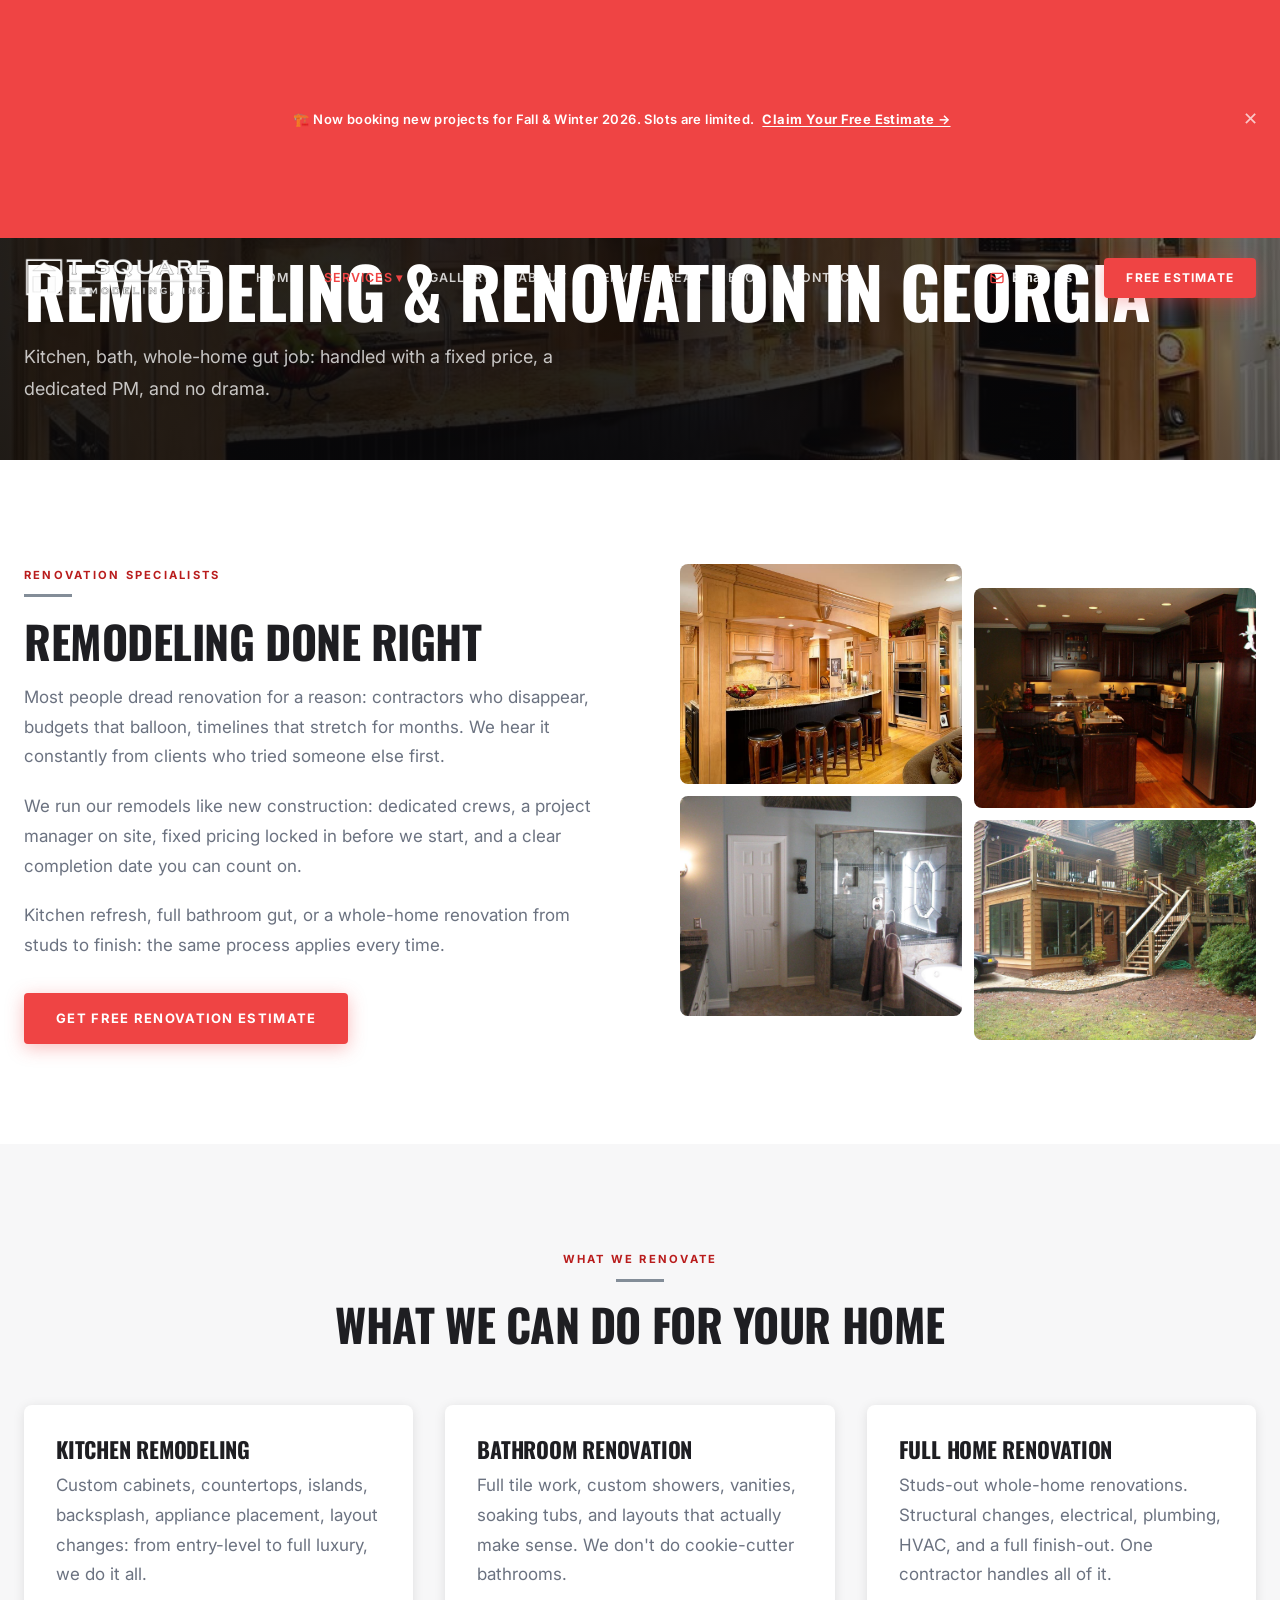
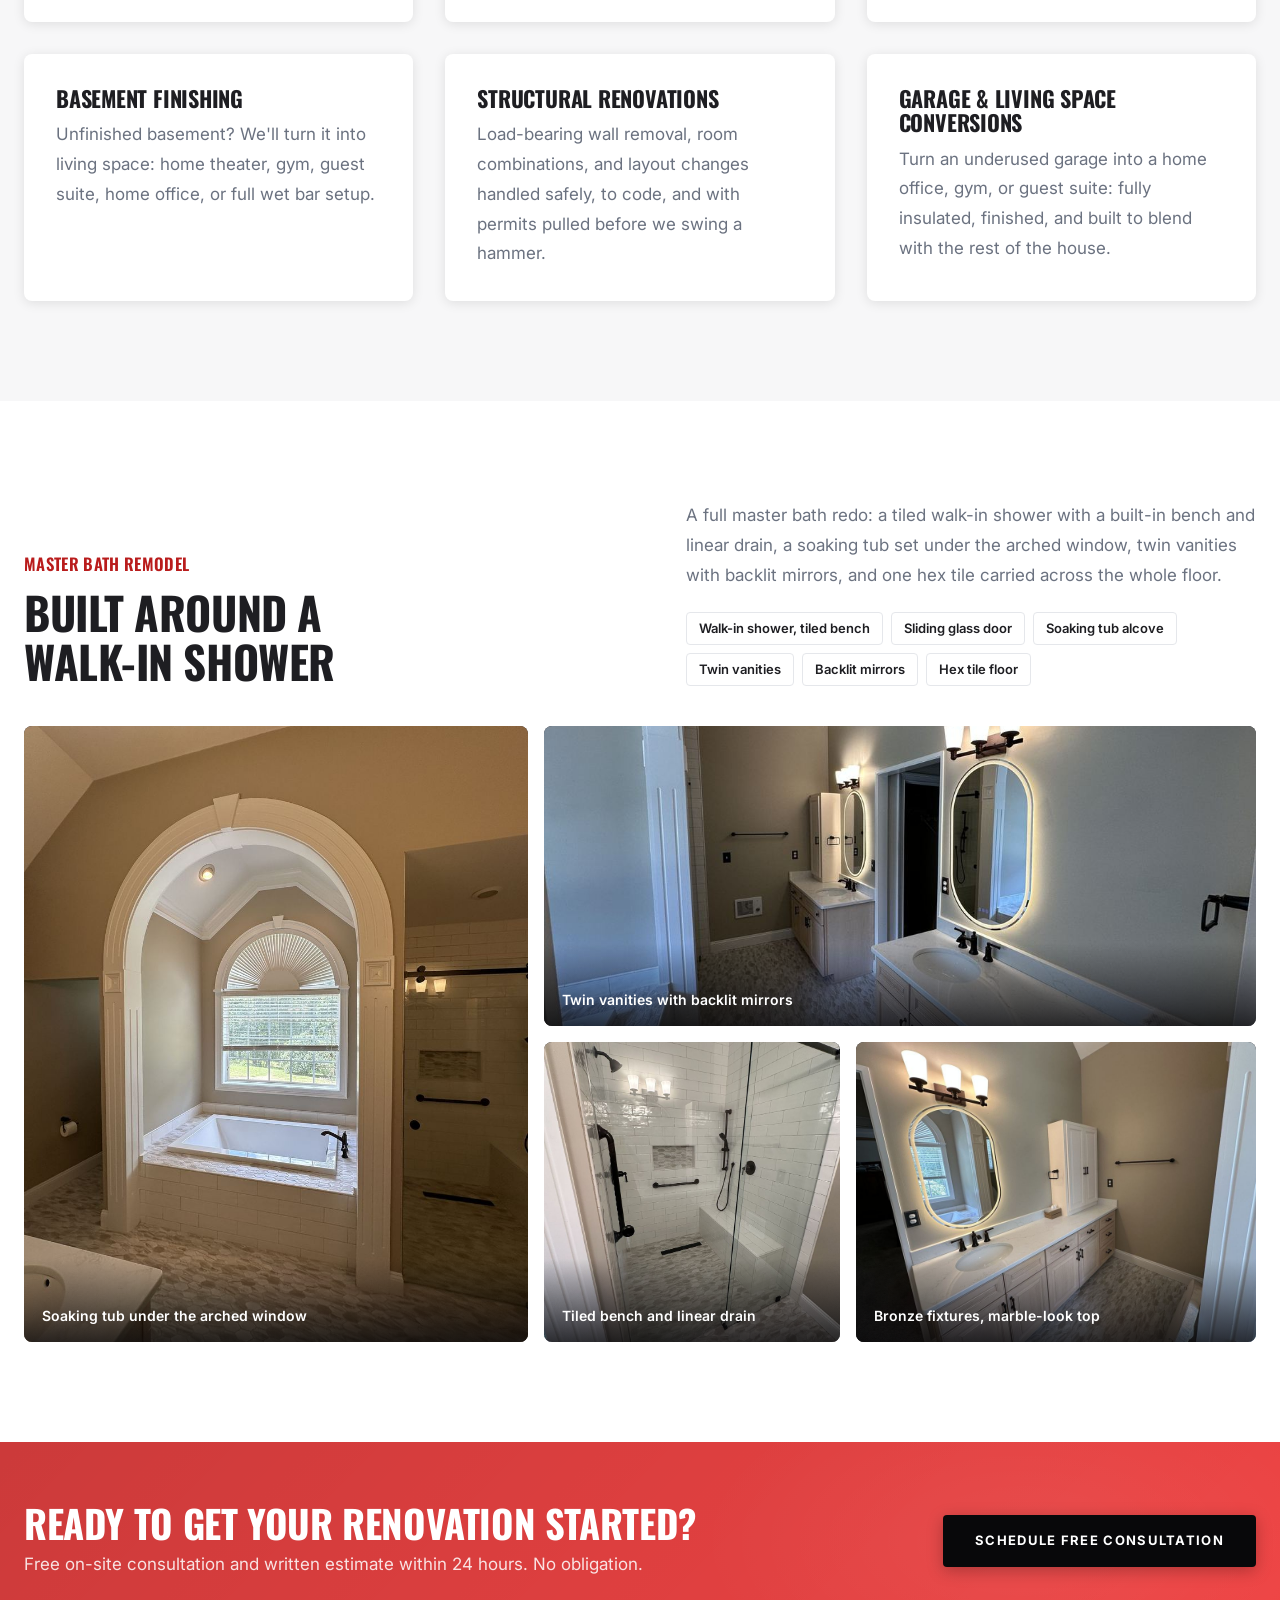
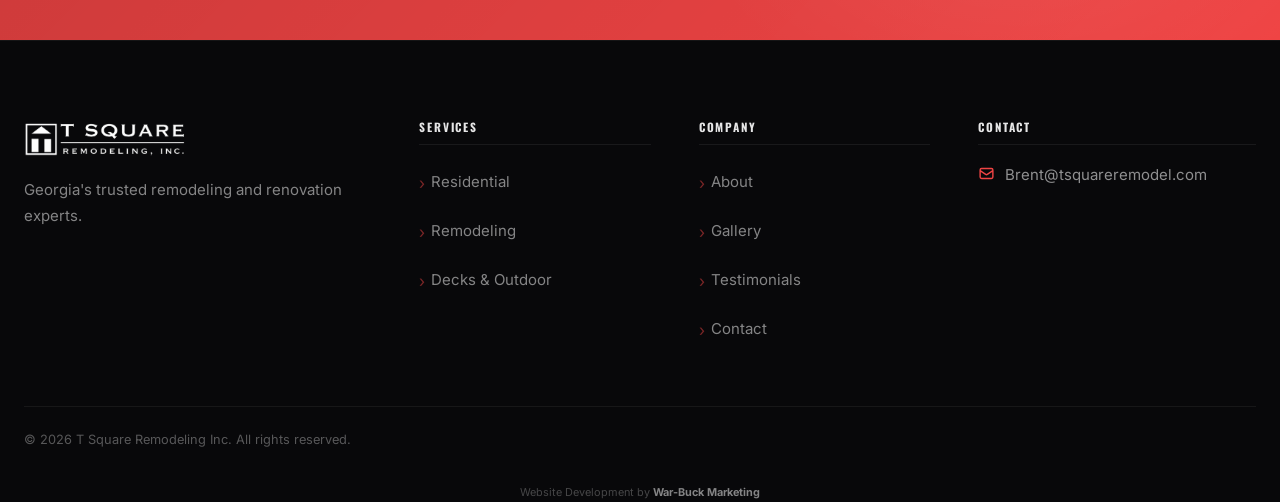
<file: remodeling.html>
<!DOCTYPE html>
<html lang="en">
<head>
  <meta charset="UTF-8" /><meta name="viewport" content="width=device-width, initial-scale=1.0" />
  <title>Remodeling & Renovation Georgia | T Square Remodeling Inc.</title>
  <link rel="icon" href="data:image/svg+xml,<svg xmlns='http://www.w3.org/2000/svg' viewBox='0 0 32 32'><rect width='32' height='32' rx='4' fill='%2308080a'/><path d='M16,4 L7,10 L25,10 Z' fill='white'/><rect x='7' y='15' width='6' height='10' fill='white'/><rect x='19' y='15' width='6' height='10' fill='white'/></svg>" />
  <meta name="description" content="Kitchen remodeling, bathroom renovations, whole-home renovations, and full gut projects across Middle Georgia, Fayetteville, and Griffin. Premium remodeling contractors with 30+ years of experience." />
  <meta property="og:title" content="Remodeling & Renovation Georgia | T Square Remodeling Inc." />
  <meta property="og:url" content="https://tsquareremodel.com/remodeling.html" />
  <link rel="canonical" href="https://tsquareremodel.com/remodeling.html" />
  <meta property="og:description" content="Kitchen remodeling, bathroom renovations, whole-home renovations, and full gut projects across Middle Georgia, Fayetteville, and Griffin. Premium remodeling contractors with 30+ years of experience." />
  <meta property="og:type" content="website" />
  <meta property="og:image" content="https://tsquareremodel.com/images/og-share.jpg" />
  <meta property="og:image:width" content="1200" />
  <meta property="og:image:height" content="630" />
  <meta property="og:image:alt" content="T Square Remodeling, Inc. Remodeling, decks and outdoor living in Middle Georgia, Fayetteville and Griffin. Since 1995." />
  <meta name="twitter:image" content="https://tsquareremodel.com/images/og-share.jpg" />
  <meta name="keywords" content="remodeling contractor Georgia, kitchen remodel Macon, home renovation Warner Robins, bathroom remodel Georgia, gut renovation Georgia" />
  <link rel="preconnect" href="https://fonts.googleapis.com" /><link rel="preconnect" href="https://fonts.gstatic.com" crossorigin />
  <link rel="preconnect" href="https://images.unsplash.com" />
  <link href="https://fonts.googleapis.com/css2?family=Oswald:wght@400;500;600;700&family=Inter:wght@400;500;600;700&display=swap" rel="stylesheet" />
  <link rel="stylesheet" href="css/styles.css" />
</head>
<body>
<div class="announce-bar" role="banner">
  <span>🏗️ Now booking new projects for Fall & Winter 2026. Slots are limited.</span>
  <a href="contact.html">Claim Your Free Estimate →</a>
  <button class="announce-close" aria-label="Close announcement">✕</button>
</div>
<nav class="nav transparent" id="mainNav">
  <div class="container nav-inner">
    <a href="index.html" class="nav-logo"><img src="images/logo.png" alt="T Square Remodeling Inc." width="220" height="52"></a>
    <ul class="nav-links">
      <li><a href="index.html">Home</a></li>
      <li class="has-dropdown"><a href="services.html" class="active">Services ▾</a><ul class="dropdown"><li><a href="residential.html">Residential Construction</a></li><li><a href="remodeling.html" class="active">Remodeling & Renovation</a></li><li><a href="concrete.html">Decks & Outdoor Living</a></li></ul></li>
      <li><a href="gallery.html">Gallery</a></li><li><a href="about.html">About</a></li><li><a href="service-areas.html">Service Areas</a></li><li><a href="blog.html">Blog</a></li><li><a href="contact.html">Contact</a></li>
    </ul>
    <a href="mailto:Brent@tsquareremodel.com" class="nav-phone" aria-label="Email Brent@tsquareremodel.com"><svg xmlns="http://www.w3.org/2000/svg" fill="none" viewBox="0 0 24 24" stroke="currentColor" stroke-width="2" width="16" height="16"><path stroke-linecap="round" stroke-linejoin="round" d="M3 8l7.89 5.26a2 2 0 002.22 0L21 8M5 19h14a2 2 0 002-2V7a2 2 0 00-2-2H5a2 2 0 00-2 2v10a2 2 0 002 2z"/></svg> Email Us</a>
    <a href="contact.html" class="btn btn-red nav-cta btn-sm">Free Estimate</a>
    <button class="nav-toggle" id="navToggle" aria-label="Open menu" aria-expanded="false" aria-controls="mobileNav"><span></span><span></span><span></span></button>
  </div>
</nav>
<nav class="mobile-nav" id="mobileNav" aria-label="Mobile navigation">
  <a href="mailto:Brent@tsquareremodel.com" class="mobile-phone"><svg xmlns="http://www.w3.org/2000/svg" fill="none" viewBox="0 0 24 24" stroke="currentColor" stroke-width="2" width="18" height="18"><path stroke-linecap="round" stroke-linejoin="round" d="M3 8l7.89 5.26a2 2 0 002.22 0L21 8M5 19h14a2 2 0 002-2V7a2 2 0 00-2-2H5a2 2 0 00-2 2v10a2 2 0 002 2z"/></svg> Brent@tsquareremodel.com</a><a href="index.html">Home</a><a href="services.html">Services</a><a href="residential.html">Residential</a><a href="remodeling.html">Remodeling</a><a href="concrete.html">Decks & Outdoor</a><a href="gallery.html">Gallery</a><a href="about.html">About</a><a href="service-areas.html">Service Areas</a><a href="blog.html">Blog</a><a href="contact.html">Contact</a><a href="contact.html" class="btn btn-red">Get Free Estimate</a></nav>

<main>

<section class="page-hero">
  <div class="page-hero-bg"><img src="images/kitchen-award.jpg" alt="Kitchen remodeling Georgia" /></div>
  <div class="page-hero-overlay"></div>
  <div class="container page-hero-content">
    <div class="breadcrumb"><a href="index.html">Home</a><span>›</span><a href="services.html">Services</a><span>›</span><span>Remodeling</span></div>
    <h1>Remodeling & Renovation in Georgia</h1>
    <p style="color:rgba(255,255,255,0.75); font-size:1.125rem; max-width:560px; margin-top:12px;">Kitchen, bath, whole-home gut job: handled with a fixed price, a dedicated PM, and no drama.</p>
  </div>
</section>

<!-- INTRO -->
<section class="section">
  <div class="container">
    <div style="display:grid; grid-template-columns:1fr 1fr; gap:80px; align-items:center;">
      <div class="fade-up">
        <span class="eyebrow">Renovation Specialists</span>
        <span class="silver-bar" style="margin-bottom:20px;"></span>
        <h2 style="margin-bottom:16px;">Remodeling Done Right</h2>
        <p style="margin-bottom:20px;">Most people dread renovation for a reason: contractors who disappear, budgets that balloon, timelines that stretch for months. We hear it constantly from clients who tried someone else first.</p>
        <p style="margin-bottom:20px;">We run our remodels like new construction: dedicated crews, a project manager on site, fixed pricing locked in before we start, and a clear completion date you can count on.</p>
        <p style="margin-bottom:32px;">Kitchen refresh, full bathroom gut, or a whole-home renovation from studs to finish: the same process applies every time.</p>
        <a href="contact.html" class="btn btn-red">Get Free Renovation Estimate</a>
      </div>
      <div class="fade-in" style="display:grid; grid-template-columns:1fr 1fr; gap:12px;">
        <img src="images/kitchen-award.jpg" alt="Kitchen remodel" style="width:100%;height:220px;object-fit:cover;border-radius:var(--radius-md);" />
        <img src="images/kitchen-remodel-6.jpg" alt="Modern kitchen renovation" style="width:100%;height:220px;object-fit:cover;border-radius:var(--radius-md);margin-top:24px;" />
        <img src="images/bathroom-remodel-3.jpg" alt="Bathroom renovation" style="width:100%;height:220px;object-fit:cover;border-radius:var(--radius-md);margin-top:-24px;" />
        <img src="images/outdoor-living-5.jpg" alt="Home renovation" style="width:100%;height:220px;object-fit:cover;border-radius:var(--radius-md);" />
      </div>
    </div>
  </div>
</section>

<!-- SERVICES -->
<section class="section section-off">
  <div class="container">
    <div class="section-header center fade-up"><span class="eyebrow">What We Renovate</span><span class="header-line"></span><h2>What We Can Do for Your Home</h2></div>
    <div class="grid-3 fade-up">
      <div class="accent-card accent-card--white" style="padding:32px;">
        <h4 style="color:var(--dark); margin-bottom:10px;">Kitchen Remodeling</h4>
        <p>Custom cabinets, countertops, islands, backsplash, appliance placement, layout changes: from entry-level to full luxury, we do it all.</p>
      </div>
      <div class="accent-card accent-card--white" style="padding:32px;">
        <h4 style="color:var(--dark); margin-bottom:10px;">Bathroom Renovation</h4>
        <p>Full tile work, custom showers, vanities, soaking tubs, and layouts that actually make sense. We don't do cookie-cutter bathrooms.</p>
      </div>
      <div class="accent-card accent-card--white" style="padding:32px;">
        <h4 style="color:var(--dark); margin-bottom:10px;">Full Home Renovation</h4>
        <p>Studs-out whole-home renovations. Structural changes, electrical, plumbing, HVAC, and a full finish-out. One contractor handles all of it.</p>
      </div>
      <div class="accent-card accent-card--white" style="padding:32px;">
        <h4 style="color:var(--dark); margin-bottom:10px;">Basement Finishing</h4>
        <p>Unfinished basement? We'll turn it into living space: home theater, gym, guest suite, home office, or full wet bar setup.</p>
      </div>
      <div class="accent-card accent-card--white" style="padding:32px;">
        <h4 style="color:var(--dark); margin-bottom:10px;">Structural Renovations</h4>
        <p>Load-bearing wall removal, room combinations, and layout changes handled safely, to code, and with permits pulled before we swing a hammer.</p>
      </div>
      <div class="accent-card accent-card--white" style="padding:32px;">
        <h4 style="color:var(--dark); margin-bottom:10px;">Garage & Living Space Conversions</h4>
        <p>Turn an underused garage into a home office, gym, or guest suite: fully insulated, finished, and built to blend with the rest of the house.</p>
      </div>
    </div>
  </div>
</section>

<!-- FEATURED PROJECT: MASTER BATH -->
<section class="section project-story" id="master-bath-project" aria-labelledby="master-bath-title">
  <div class="container">
    <div class="ps-head">
      <div class="ps-title">
        <p class="ps-kicker">Master Bath Remodel</p>
        <h2 id="master-bath-title">Built Around a Walk-In Shower</h2>
      </div>
      <div class="ps-intro">
        <p>A full master bath redo: a tiled walk-in shower with a built-in bench and linear drain, a soaking tub set under the arched window, twin vanities with backlit mirrors, and one hex tile carried across the whole floor.</p>
        <ul class="ps-scope" aria-label="Project scope">
          <li>Walk-in shower, tiled bench</li>
          <li>Sliding glass door</li>
          <li>Soaking tub alcove</li>
          <li>Twin vanities</li>
          <li>Backlit mirrors</li>
          <li>Hex tile floor</li>
        </ul>
      </div>
    </div>

    <div class="ps-mosaic" data-lightbox-group="bath">
      <figure class="ps-frame">
        <img src="images/bath-arched-tub.jpg" srcset="images/bath-arched-tub-sm.jpg 900w, images/bath-arched-tub.jpg 1500w" sizes="(max-width: 900px) 100vw, 510px" alt="Soaking tub set in an arched alcove under an arched window, with hex tile floor" width="1500" height="2000" loading="lazy" decoding="async" style="object-position: 50% 60%;" />
        <figcaption>Soaking tub under the arched window</figcaption>
      </figure>
      <figure class="ps-frame">
        <img src="images/bath-double-vanity.jpg" srcset="images/bath-double-vanity-sm.jpg 1000w, images/bath-double-vanity.jpg 2000w" sizes="(max-width: 900px) 100vw, 720px" alt="Twin vanities with marble-look tops, backlit oval mirrors, and bronze light fixtures" width="2000" height="1500" loading="lazy" decoding="async" style="object-position: 50% 62%;" />
        <figcaption>Twin vanities with backlit mirrors</figcaption>
      </figure>
      <figure class="ps-frame">
        <img src="images/bath-walk-in-shower.jpg" srcset="images/bath-walk-in-shower-sm.jpg 900w, images/bath-walk-in-shower.jpg 1500w" sizes="(max-width: 900px) 50vw, 300px" alt="Walk-in tile shower with sliding glass door, built-in bench, niche, and linear drain" width="1500" height="2000" loading="lazy" decoding="async" style="object-position: 50% 55%;" />
        <figcaption>Tiled bench and linear drain</figcaption>
      </figure>
      <figure class="ps-frame">
        <img src="images/bath-vanity-mirror.jpg" srcset="images/bath-vanity-mirror-sm.jpg 1000w, images/bath-vanity-mirror.jpg 2000w" sizes="(max-width: 900px) 50vw, 410px" alt="Vanity with backlit oval mirror, bronze faucet, and linen cabinet" width="2000" height="1500" loading="lazy" decoding="async" style="object-position: 35% 50%;" />
        <figcaption>Bronze fixtures, marble-look top</figcaption>
      </figure>
    </div>
  </div>
</section>

<section class="cta-banner"><div class="container"><div class="cta-banner-inner"><div><h2>Ready to Get Your Renovation Started?</h2><p>Free on-site consultation and written estimate within 24 hours. No obligation.</p></div><a href="contact.html" class="btn btn-dark">Schedule Free Consultation</a></div></div></section>


</main>
<footer class="footer"><div class="container"><div class="footer-grid"><div class="footer-brand"><a href="index.html" class="nav-logo"><img src="images/logo.png" alt="T Square Remodeling Inc." width="220" height="52"></a><p>Georgia's trusted remodeling and renovation experts.</p></div><div class="footer-col"><h5>Services</h5><ul class="footer-links"><li><a href="residential.html">Residential</a></li><li><a href="remodeling.html">Remodeling</a></li><li><a href="concrete.html">Decks & Outdoor</a></li></ul></div><div class="footer-col"><h5>Company</h5><ul class="footer-links"><li><a href="about.html">About</a></li><li><a href="gallery.html">Gallery</a></li><li><a href="testimonials.html">Testimonials</a></li><li><a href="contact.html">Contact</a></li></ul></div><div class="footer-col"><h5>Contact</h5><div class="footer-contact-item"><svg xmlns="http://www.w3.org/2000/svg" fill="none" viewBox="0 0 24 24" stroke="currentColor" stroke-width="2"><path stroke-linecap="round" stroke-linejoin="round" d="M3 8l7.89 5.26a2 2 0 002.22 0L21 8M5 19h14a2 2 0 002-2V7a2 2 0 00-2-2H5a2 2 0 00-2 2v10a2 2 0 002 2z"/></svg><a href="mailto:Brent@tsquareremodel.com">Brent@tsquareremodel.com</a></div></div></div><div class="footer-bottom"><p>© 2026 T Square Remodeling Inc. All rights reserved.</p></div><div class="dev-credit"><p>Website Development by <a href="https://warbuckmarketing.com" target="_blank" rel="noopener">War-Buck Marketing</a></p></div></div></footer>
<div class="sticky-mobile"><a href="mailto:Brent@tsquareremodel.com" class="sticky-btn sticky-call" aria-label="Email us"><svg xmlns="http://www.w3.org/2000/svg" fill="none" viewBox="0 0 24 24" stroke="currentColor" stroke-width="2"><path stroke-linecap="round" stroke-linejoin="round" d="M3 8l7.89 5.26a2 2 0 002.22 0L21 8M5 19h14a2 2 0 002-2V7a2 2 0 00-2-2H5a2 2 0 00-2 2v10a2 2 0 002 2z"/></svg>Email Us</a><a href="contact.html" class="sticky-btn sticky-text">Free Estimate</a></div>
<button class="back-to-top" aria-label="Back to top">
  <svg xmlns="http://www.w3.org/2000/svg" fill="none" viewBox="0 0 24 24" stroke="currentColor" stroke-width="2.5"><path stroke-linecap="round" stroke-linejoin="round" d="M5 15l7-7 7 7"/></svg>
</button>
<script src="js/main.js" defer></script>
</body></html>
</file>
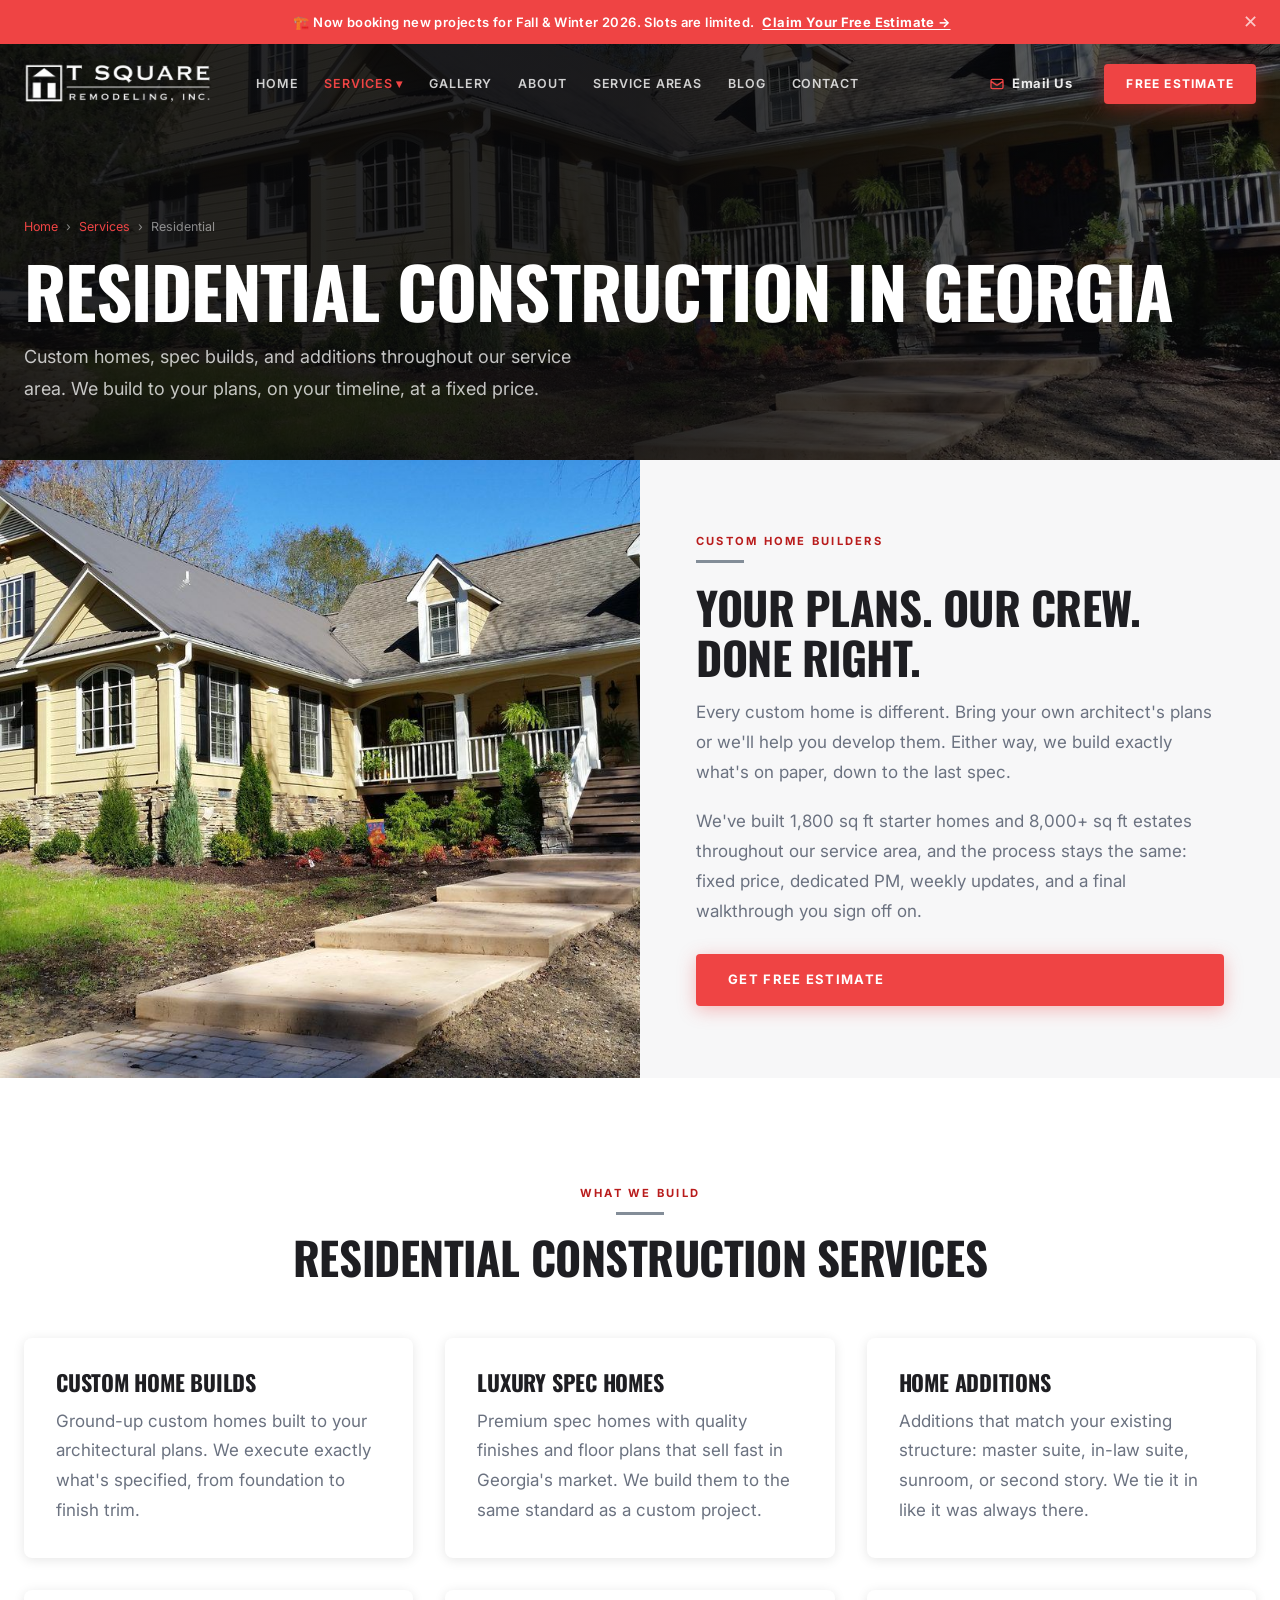
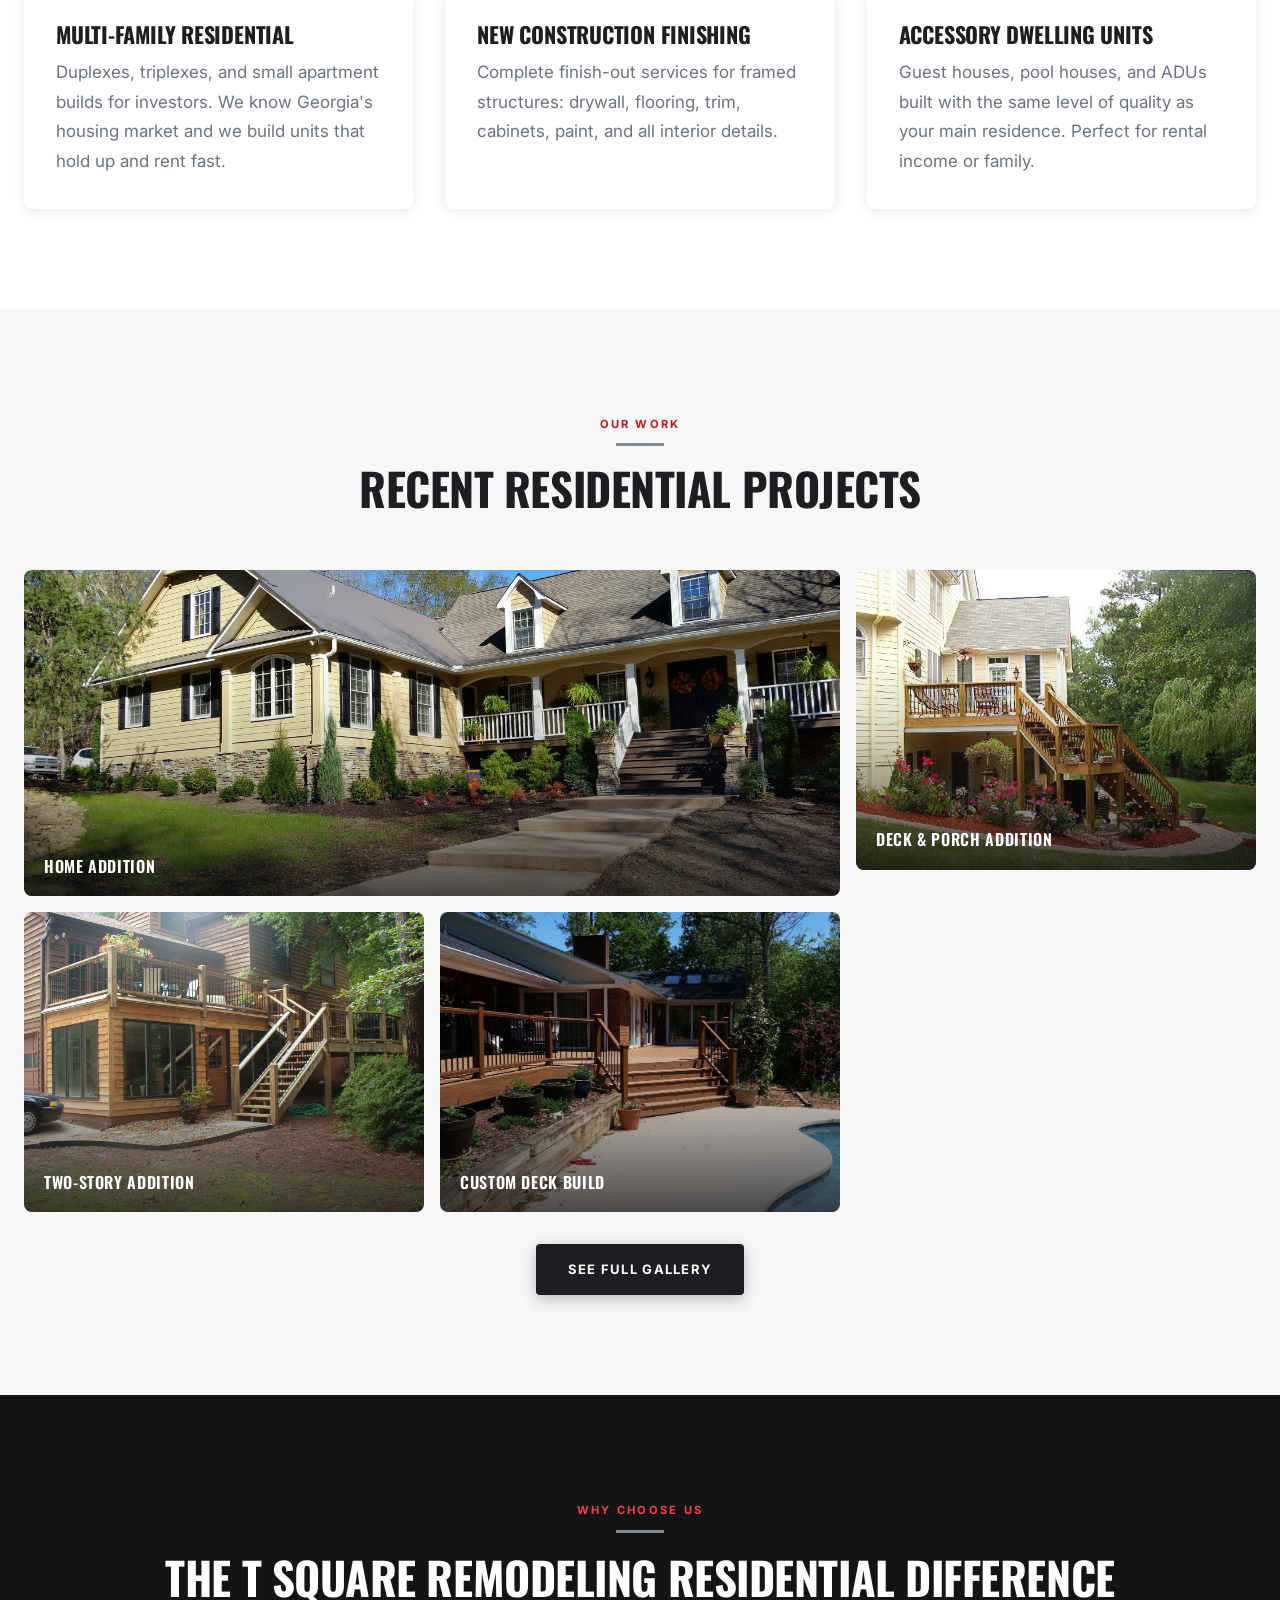
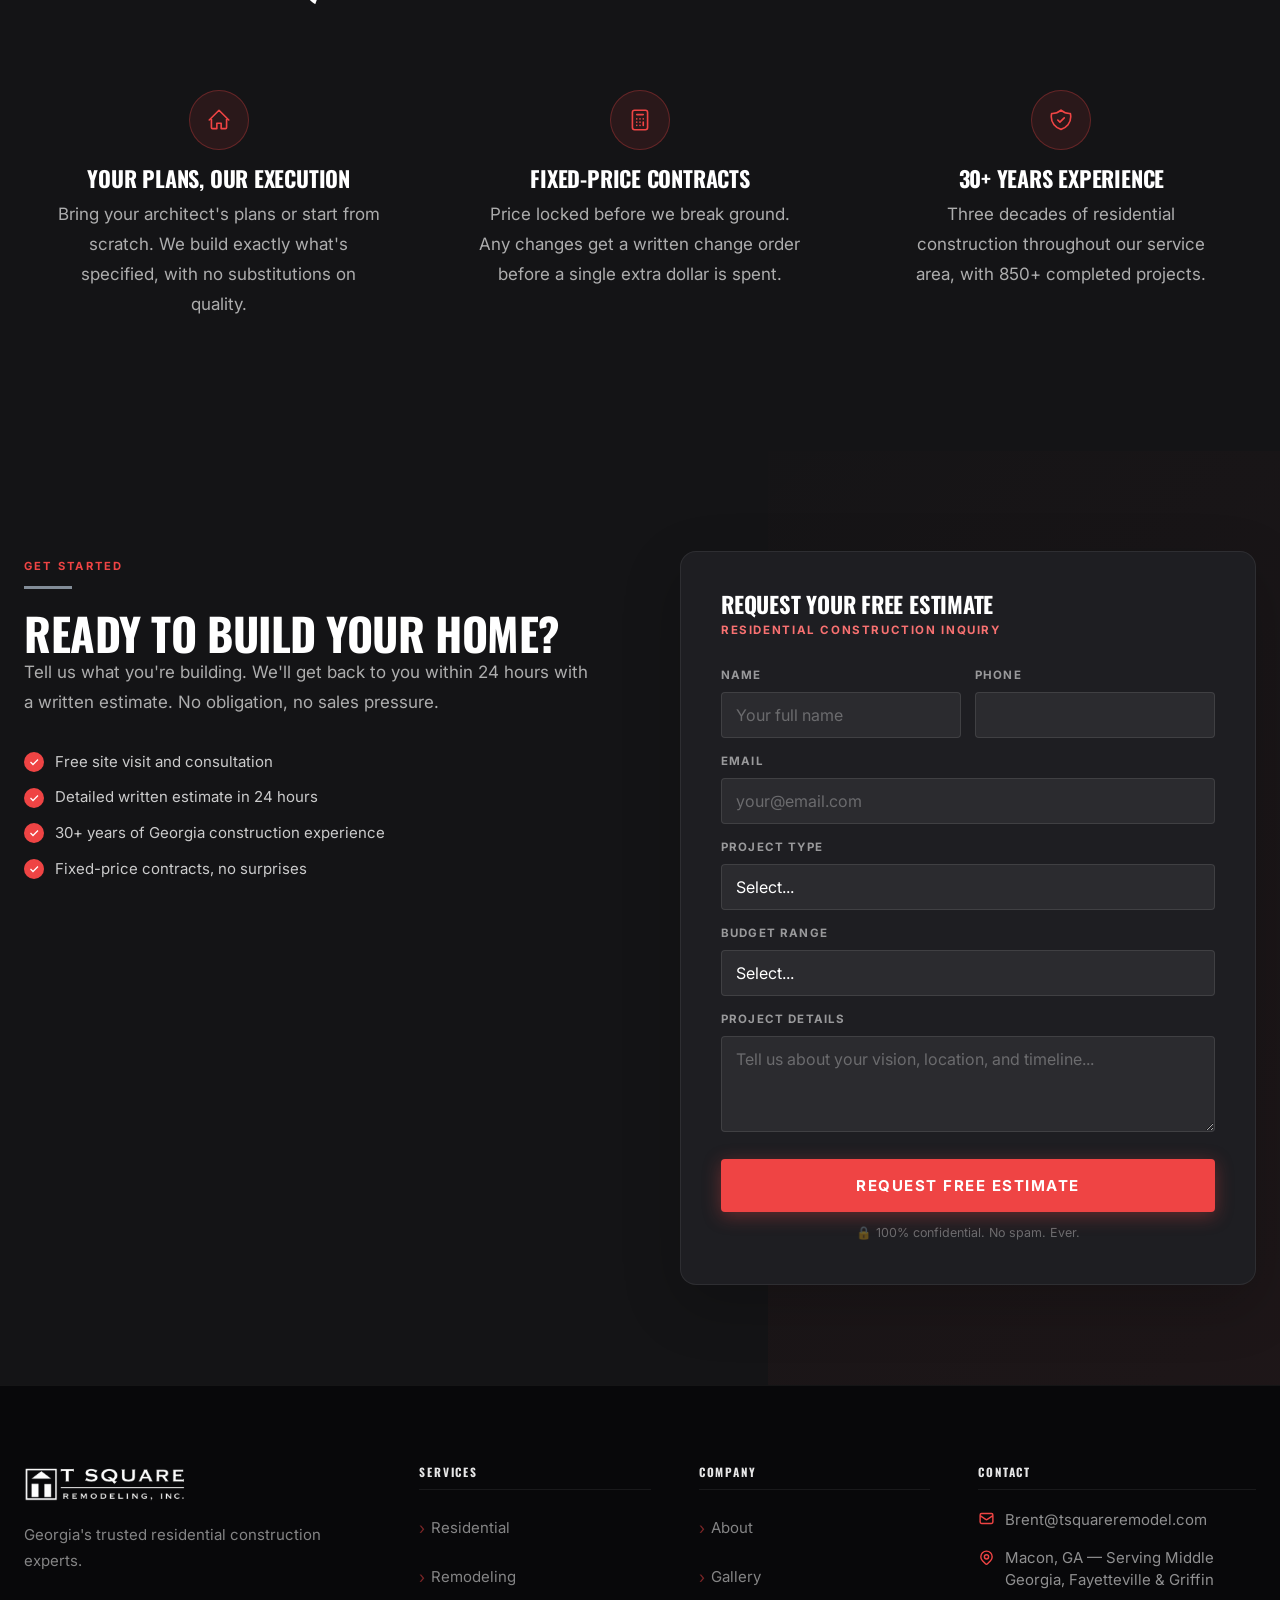
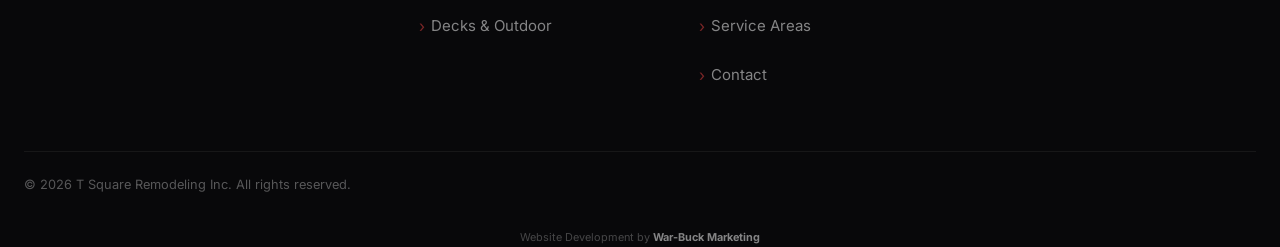
<file: residential.html>
<!DOCTYPE html>
<html lang="en">
<head>
  <meta charset="UTF-8" /><meta name="viewport" content="width=device-width, initial-scale=1.0" />
  <title>Residential Construction Georgia | T Square Remodeling Inc.</title>
  <link rel="icon" href="data:image/svg+xml,<svg xmlns='http://www.w3.org/2000/svg' viewBox='0 0 32 32'><rect width='32' height='32' rx='4' fill='%2308080a'/><path d='M16,4 L7,10 L25,10 Z' fill='white'/><rect x='7' y='15' width='6' height='10' fill='white'/><rect x='19' y='15' width='6' height='10' fill='white'/></svg>" />
  <meta name="description" content="Custom home builders and residential construction experts serving Warner Robins, Macon, and Middle Georgia, plus Fayetteville and Griffin. Luxury homes built to last." />
  <meta property="og:title" content="Residential Construction Georgia | T Square Remodeling Inc." />
  <meta property="og:description" content="Custom home builders and residential construction experts serving Warner Robins, Macon, and Middle Georgia, plus Fayetteville and Griffin. Luxury homes built to last." />
  <meta property="og:type" content="website" />
  <meta property="og:image" content="https://tsquareremodel.com/images/og-share.jpg" />
  <meta property="og:image:width" content="1200" />
  <meta property="og:image:height" content="630" />
  <meta property="og:image:alt" content="T Square Remodeling, Inc. Remodeling, decks and outdoor living in Middle Georgia, Fayetteville and Griffin. Since 1995." />
  <meta name="twitter:image" content="https://tsquareremodel.com/images/og-share.jpg" />
  <meta property="og:url" content="https://tsquareremodel.com/residential.html" />
  <link rel="canonical" href="https://tsquareremodel.com/residential.html" />
  <meta name="keywords" content="residential construction Georgia, custom home builder Warner Robins, luxury home builder Macon, new home construction Georgia" />
  <link rel="preconnect" href="https://fonts.googleapis.com" /><link rel="preconnect" href="https://fonts.gstatic.com" crossorigin />
  <link rel="preconnect" href="https://images.unsplash.com" />
  <link href="https://fonts.googleapis.com/css2?family=Oswald:wght@400;500;600;700&family=Inter:wght@400;500;600;700&display=swap" rel="stylesheet" />
  <link rel="stylesheet" href="css/styles.css" />
  <script type="application/ld+json">{"@context":"https://schema.org","@type":"Service","name":"Residential Construction","provider":{"@type":"GeneralContractor","name":"T Square Remodeling Inc."},"areaServed":["Middle Georgia","Fayetteville, GA","Griffin, GA"],"description":"Custom home building and residential construction services in Middle Georgia, Fayetteville, and Griffin"}</script>
</head>
<body>
<div class="announce-bar" role="banner">
  <span>🏗️ Now booking new projects for Fall & Winter 2026. Slots are limited.</span>
  <a href="contact.html">Claim Your Free Estimate →</a>
  <button class="announce-close" aria-label="Close announcement">✕</button>
</div>
<nav class="nav transparent" id="mainNav">
  <div class="container nav-inner">
    <a href="index.html" class="nav-logo"><img src="images/logo.png" alt="T Square Remodeling Inc." width="220" height="52"></a>
    <ul class="nav-links">
      <li><a href="index.html">Home</a></li>
      <li class="has-dropdown"><a href="services.html" class="active">Services ▾</a><ul class="dropdown"><li><a href="residential.html" class="active">Residential Construction</a></li><li><a href="remodeling.html">Remodeling & Renovation</a></li><li><a href="concrete.html">Decks & Outdoor Living</a></li></ul></li>
      <li><a href="gallery.html">Gallery</a></li><li><a href="about.html">About</a></li><li><a href="service-areas.html">Service Areas</a></li><li><a href="blog.html">Blog</a></li><li><a href="contact.html">Contact</a></li>
    </ul>
    <a href="mailto:Brent@tsquareremodel.com" class="nav-phone" aria-label="Email Brent@tsquareremodel.com"><svg xmlns="http://www.w3.org/2000/svg" fill="none" viewBox="0 0 24 24" stroke="currentColor" stroke-width="2" width="16" height="16"><path stroke-linecap="round" stroke-linejoin="round" d="M3 8l7.89 5.26a2 2 0 002.22 0L21 8M5 19h14a2 2 0 002-2V7a2 2 0 00-2-2H5a2 2 0 00-2 2v10a2 2 0 002 2z"/></svg> Email Us</a>
    <a href="contact.html" class="btn btn-red nav-cta btn-sm">Free Estimate</a>
    <button class="nav-toggle" id="navToggle" aria-label="Open menu" aria-expanded="false" aria-controls="mobileNav"><span></span><span></span><span></span></button>
  </div>
</nav>
<nav class="mobile-nav" id="mobileNav" aria-label="Mobile navigation">
  <a href="mailto:Brent@tsquareremodel.com" class="mobile-phone"><svg xmlns="http://www.w3.org/2000/svg" fill="none" viewBox="0 0 24 24" stroke="currentColor" stroke-width="2" width="18" height="18"><path stroke-linecap="round" stroke-linejoin="round" d="M3 8l7.89 5.26a2 2 0 002.22 0L21 8M5 19h14a2 2 0 002-2V7a2 2 0 00-2-2H5a2 2 0 00-2 2v10a2 2 0 002 2z"/></svg> Brent@tsquareremodel.com</a><a href="index.html">Home</a><a href="services.html">Services</a><a href="residential.html">Residential</a><a href="remodeling.html">Remodeling</a><a href="concrete.html">Decks & Outdoor</a><a href="gallery.html">Gallery</a><a href="about.html">About</a><a href="service-areas.html">Service Areas</a><a href="blog.html">Blog</a><a href="contact.html">Contact</a><a href="contact.html" class="btn btn-red">Get Free Estimate</a></nav>

<main>

<section class="page-hero">
  <div class="page-hero-bg"><img src="images/home-addition-1.jpg" alt="Luxury home construction Georgia" /></div>
  <div class="page-hero-overlay"></div>
  <div class="container page-hero-content">
    <div class="breadcrumb"><a href="index.html">Home</a><span>›</span><a href="services.html">Services</a><span>›</span><span>Residential</span></div>
    <h1>Residential Construction in Georgia</h1>
    <p style="color:rgba(255,255,255,0.75); font-size:1.125rem; max-width:560px; margin-top:12px;">Custom homes, spec builds, and additions throughout our service area. We build to your plans, on your timeline, at a fixed price.</p>
  </div>
</section>

<!-- INTRO SPLIT -->
<section class="split-section">
  <div class="split-img"><img src="images/home-addition-1.jpg" alt="Luxury custom home Georgia" /></div>
  <div class="split-content" style="background:var(--off-white);">
    <span class="eyebrow">Custom Home Builders</span>
    <span class="silver-bar" style="margin-bottom:20px;"></span>
    <h2 style="color:var(--dark); margin-bottom:16px;">Your Plans. Our Crew. Done Right.</h2>
    <p style="color:var(--gray); margin-bottom:20px;">Every custom home is different. Bring your own architect's plans or we'll help you develop them. Either way, we build exactly what's on paper, down to the last spec.</p>
    <p style="color:var(--gray); margin-bottom:28px;">We've built 1,800 sq ft starter homes and 8,000+ sq ft estates throughout our service area, and the process stays the same: fixed price, dedicated PM, weekly updates, and a final walkthrough you sign off on.</p>
    <a href="contact.html" class="btn btn-red">Get Free Estimate</a>
  </div>
</section>

<!-- SERVICES BREAKDOWN -->
<section class="section">
  <div class="container">
    <div class="section-header center fade-up">
      <span class="eyebrow">What We Build</span>
      <span class="header-line"></span>
      <h2>Residential Construction Services</h2>
    </div>
    <div class="grid-3 fade-up">
      <div class="accent-card accent-card--white" style="padding:32px;">
        <h4 style="color:var(--dark); margin-bottom:12px;">Custom Home Builds</h4>
        <p>Ground-up custom homes built to your architectural plans. We execute exactly what's specified, from foundation to finish trim.</p>
      </div>
      <div class="accent-card accent-card--white" style="padding:32px;">
        <h4 style="color:var(--dark); margin-bottom:12px;">Luxury Spec Homes</h4>
        <p>Premium spec homes with quality finishes and floor plans that sell fast in Georgia's market. We build them to the same standard as a custom project.</p>
      </div>
      <div class="accent-card accent-card--white" style="padding:32px;">
        <h4 style="color:var(--dark); margin-bottom:12px;">Home Additions</h4>
        <p>Additions that match your existing structure: master suite, in-law suite, sunroom, or second story. We tie it in like it was always there.</p>
      </div>
      <div class="accent-card accent-card--white" style="padding:32px;">
        <h4 style="color:var(--dark); margin-bottom:12px;">Multi-Family Residential</h4>
        <p>Duplexes, triplexes, and small apartment builds for investors. We know Georgia's housing market and we build units that hold up and rent fast.</p>
      </div>
      <div class="accent-card accent-card--white" style="padding:32px;">
        <h4 style="color:var(--dark); margin-bottom:12px;">New Construction Finishing</h4>
        <p>Complete finish-out services for framed structures: drywall, flooring, trim, cabinets, paint, and all interior details.</p>
      </div>
      <div class="accent-card accent-card--white" style="padding:32px;">
        <h4 style="color:var(--dark); margin-bottom:12px;">Accessory Dwelling Units</h4>
        <p>Guest houses, pool houses, and ADUs built with the same level of quality as your main residence. Perfect for rental income or family.</p>
      </div>
    </div>
  </div>
</section>

<!-- PHOTO GALLERY TEASER -->
<section style="background:var(--off-white); padding:var(--section-py) 0;">
  <div class="container">
    <div class="section-header center fade-up"><span class="eyebrow">Our Work</span><span class="header-line"></span><h2>Recent Residential Projects</h2></div>
    <div class="gallery-grid fade-up" style="grid-template-columns: repeat(6, 1fr);">
      <div class="gallery-item large" style="grid-column: span 4;"><img src="images/home-addition-1.jpg" alt="Home addition" /><div class="gallery-overlay"><div class="gallery-caption"><strong>Home Addition</strong></div></div></div>
      <div class="gallery-item" style="grid-column: span 2;"><img src="images/outdoor-living-4.jpg" alt="Deck and screened porch addition" /><div class="gallery-overlay"><div class="gallery-caption"><strong>Deck & Porch Addition</strong></div></div></div>
      <div class="gallery-item" style="grid-column: span 2;"><img src="images/outdoor-living-5.jpg" alt="Two-story deck addition" /><div class="gallery-overlay"><div class="gallery-caption"><strong>Two-Story Addition</strong></div></div></div>
      <div class="gallery-item" style="grid-column: span 2;"><img src="images/deck-remodel-1.jpg" alt="Custom deck build" /><div class="gallery-overlay"><div class="gallery-caption"><strong>Custom Deck Build</strong></div></div></div>
    </div>
    <div class="text-center" style="margin-top:32px;"><a href="gallery.html" class="btn btn-dark">See Full Gallery</a></div>
  </div>
</section>

<!-- WHY US -->
<section class="section section-dark">
  <div class="container">
    <div class="section-header center fade-up"><span class="eyebrow">Why Choose Us</span><span class="header-line" style="margin:0 auto 20px;"></span><h2 style="color:var(--white);">The T Square Remodeling Residential Difference</h2></div>
    <div class="grid-3 fade-up">
      <div style="text-align:center; padding:32px;">
        <div class="trust-icon" style="margin:0 auto 16px;"><svg xmlns="http://www.w3.org/2000/svg" fill="none" viewBox="0 0 24 24" stroke="currentColor" stroke-width="1.5"><path stroke-linecap="round" stroke-linejoin="round" d="M3 12l9-9 9 9M5 10v9a1 1 0 001 1h4v-5h4v5h4a1 1 0 001-1v-9"/></svg></div>
        <h4 style="color:var(--white); margin-bottom:10px;">Your Plans, Our Execution</h4>
        <p style="color:rgba(255,255,255,0.65);">Bring your architect's plans or start from scratch. We build exactly what's specified, with no substitutions on quality.</p>
      </div>
      <div style="text-align:center; padding:32px;">
        <div class="trust-icon" style="margin:0 auto 16px;"><svg xmlns="http://www.w3.org/2000/svg" fill="none" viewBox="0 0 24 24" stroke="currentColor" stroke-width="1.5"><path stroke-linecap="round" stroke-linejoin="round" d="M9 7h6m0 10v-3m-3 3h.01M9 17h.01M9 14h.01M12 14h.01M15 11h.01M12 11h.01M9 11h.01M7 21h10a2 2 0 002-2V5a2 2 0 00-2-2H7a2 2 0 00-2 2v14a2 2 0 002 2z"/></svg></div>
        <h4 style="color:var(--white); margin-bottom:10px;">Fixed-Price Contracts</h4>
        <p style="color:rgba(255,255,255,0.65);">Price locked before we break ground. Any changes get a written change order before a single extra dollar is spent.</p>
      </div>
      <div style="text-align:center; padding:32px;">
        <div class="trust-icon" style="margin:0 auto 16px;"><svg xmlns="http://www.w3.org/2000/svg" fill="none" viewBox="0 0 24 24" stroke="currentColor" stroke-width="1.5"><path stroke-linecap="round" stroke-linejoin="round" d="M9 12l2 2 4-4m5.618-4.016A11.955 11.955 0 0112 2.944a11.955 11.955 0 01-8.618 3.04A12.02 12.02 0 003 9c0 5.591 3.824 10.29 9 11.622 5.176-1.332 9-6.03 9-11.622 0-1.042-.133-2.052-.382-3.016z"/></svg></div>
        <h4 style="color:var(--white); margin-bottom:10px;">30+ Years Experience</h4>
        <p style="color:rgba(255,255,255,0.65);">Three decades of residential construction throughout our service area, with 850+ completed projects.</p>
      </div>
    </div>
  </div>
</section>

<!-- LEAD FORM -->
<section class="section cta-form-section">
  <div class="container">
    <div class="cta-form-wrap">
      <div class="fade-up">
        <span class="eyebrow">Get Started</span>
        <span class="silver-bar" style="margin-bottom:20px;"></span>
        <h2 style="color:var(--white);">Ready to Build Your Home?</h2>
        <p style="color:rgba(255,255,255,0.65); margin-bottom:32px;">Tell us what you're building. We'll get back to you within 24 hours with a written estimate. No obligation, no sales pressure.</p>
        <ul class="cta-checklist">
          <li>Free site visit and consultation</li>
          <li>Detailed written estimate in 24 hours</li>
          <li>30+ years of Georgia construction experience</li>
          <li>Fixed-price contracts, no surprises</li>
        </ul>
      </div>
      <div class="lead-form fade-up stagger-2">
        <h3>Request Your Free Estimate</h3>
        <span class="form-subtitle">Residential Construction Inquiry</span>
        <form novalidate>
          <div class="form-row"><div class="form-group"><label for="r-name">Name</label><input type="text" id="r-name" name="name" placeholder="Your full name" required autocomplete="name" /></div><div class="form-group"><label for="r-phone">Phone</label><input type="tel" id="r-phone" name="phone" placeholder="" required autocomplete="tel" inputmode="tel" /></div></div>
          <div class="form-group"><label for="r-email">Email</label><input type="email" id="r-email" name="email" placeholder="your@email.com" required autocomplete="email" /></div>
          <div class="form-group"><label for="r-type">Project Type</label><select id="r-type" name="project_type" required><option value="">Select...</option><option>Custom Home Build</option><option>Luxury Spec Home</option><option>Home Addition</option><option>Multi-Family</option><option>ADU / Guest House</option><option>Other</option></select></div>
          <div class="form-group"><label for="r-budget">Budget Range</label><select id="r-budget" name="budget"><option value="">Select...</option><option>$150,000 – $300,000</option><option>$300,000 – $600,000</option><option>$600,000 – $1,000,000</option><option>$1,000,000+</option></select></div>
          <div class="form-group"><label for="r-details">Project Details</label><textarea id="r-details" name="description" placeholder="Tell us about your vision, location, and timeline..."></textarea></div>
          <button type="submit" class="btn btn-red btn-lg form-submit">Request Free Estimate</button>
          <p class="form-note">🔒 100% confidential. No spam. Ever.</p>
        </form>
      </div>
    </div>
  </div>
</section>


</main>
<footer class="footer"><div class="container"><div class="footer-grid"><div class="footer-brand"><a href="index.html" class="nav-logo"><img src="images/logo.png" alt="T Square Remodeling Inc." width="220" height="52"></a><p>Georgia's trusted residential construction experts.</p></div><div class="footer-col"><h5>Services</h5><ul class="footer-links"><li><a href="residential.html">Residential</a></li><li><a href="remodeling.html">Remodeling</a></li><li><a href="concrete.html">Decks & Outdoor</a></li></ul></div><div class="footer-col"><h5>Company</h5><ul class="footer-links"><li><a href="about.html">About</a></li><li><a href="gallery.html">Gallery</a></li><li><a href="service-areas.html">Service Areas</a></li><li><a href="contact.html">Contact</a></li></ul></div><div class="footer-col"><h5>Contact</h5><div class="footer-contact-item"><svg xmlns="http://www.w3.org/2000/svg" fill="none" viewBox="0 0 24 24" stroke="currentColor" stroke-width="2"><path stroke-linecap="round" stroke-linejoin="round" d="M3 8l7.89 5.26a2 2 0 002.22 0L21 8M5 19h14a2 2 0 002-2V7a2 2 0 00-2-2H5a2 2 0 00-2 2v10a2 2 0 002 2z"/></svg><a href="mailto:Brent@tsquareremodel.com">Brent@tsquareremodel.com</a></div><div class="footer-contact-item"><svg xmlns="http://www.w3.org/2000/svg" fill="none" viewBox="0 0 24 24" stroke="currentColor" stroke-width="2"><path stroke-linecap="round" stroke-linejoin="round" d="M17.657 16.657L13.414 20.9a1.998 1.998 0 01-2.827 0l-4.244-4.243a8 8 0 1111.314 0z"/><path stroke-linecap="round" stroke-linejoin="round" d="M15 11a3 3 0 11-6 0 3 3 0 016 0z"/></svg><span>Macon, GA — Serving Middle Georgia, Fayetteville & Griffin</span></div></div></div><div class="footer-bottom"><p>© 2026 T Square Remodeling Inc. All rights reserved.</p></div><div class="dev-credit"><p>Website Development by <a href="https://warbuckmarketing.com" target="_blank" rel="noopener">War-Buck Marketing</a></p></div></div></footer>
<div class="sticky-mobile"><a href="mailto:Brent@tsquareremodel.com" class="sticky-btn sticky-call" aria-label="Email us"><svg xmlns="http://www.w3.org/2000/svg" fill="none" viewBox="0 0 24 24" stroke="currentColor" stroke-width="2"><path stroke-linecap="round" stroke-linejoin="round" d="M3 8l7.89 5.26a2 2 0 002.22 0L21 8M5 19h14a2 2 0 002-2V7a2 2 0 00-2-2H5a2 2 0 00-2 2v10a2 2 0 002 2z"/></svg>Email Us</a><a href="contact.html" class="sticky-btn sticky-text">Free Estimate</a></div>
<button class="back-to-top" aria-label="Back to top">
  <svg xmlns="http://www.w3.org/2000/svg" fill="none" viewBox="0 0 24 24" stroke="currentColor" stroke-width="2.5"><path stroke-linecap="round" stroke-linejoin="round" d="M5 15l7-7 7 7"/></svg>
</button>
<script src="js/main.js" defer></script>
</body></html>
</file>
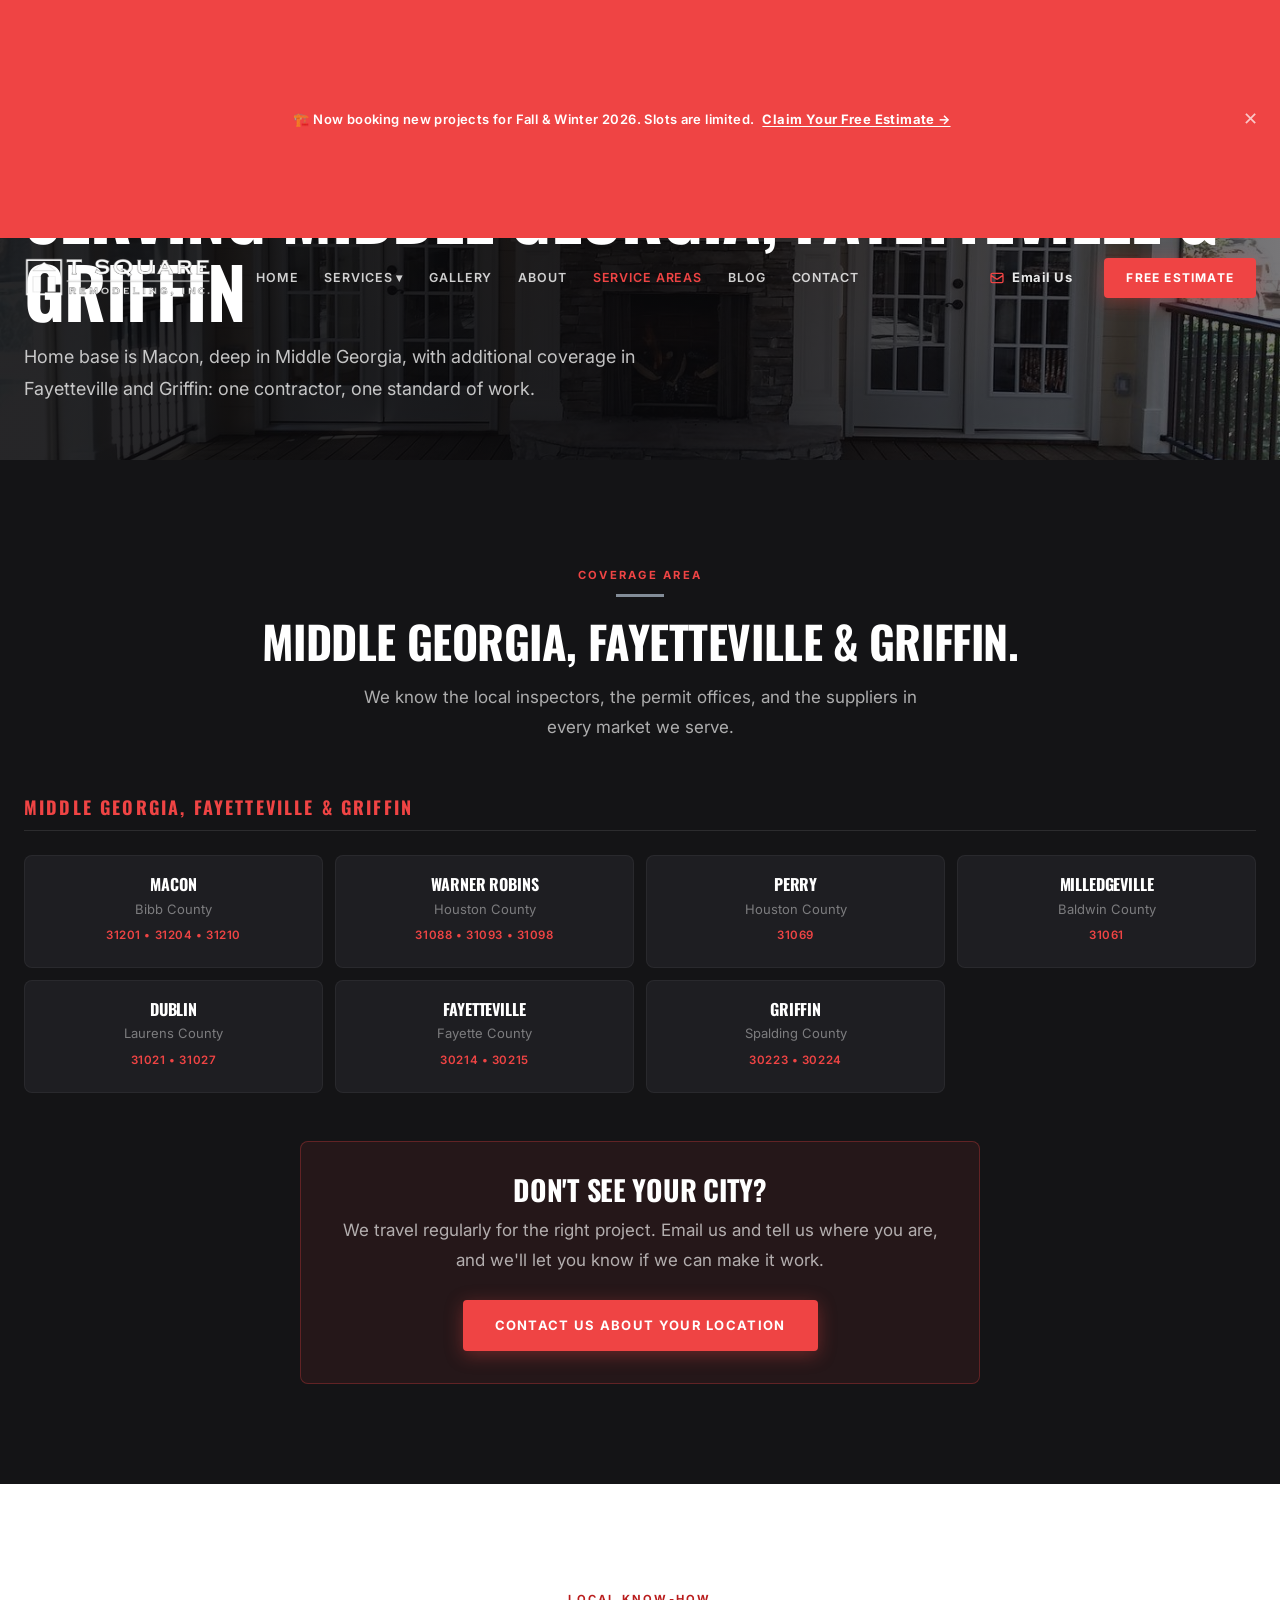
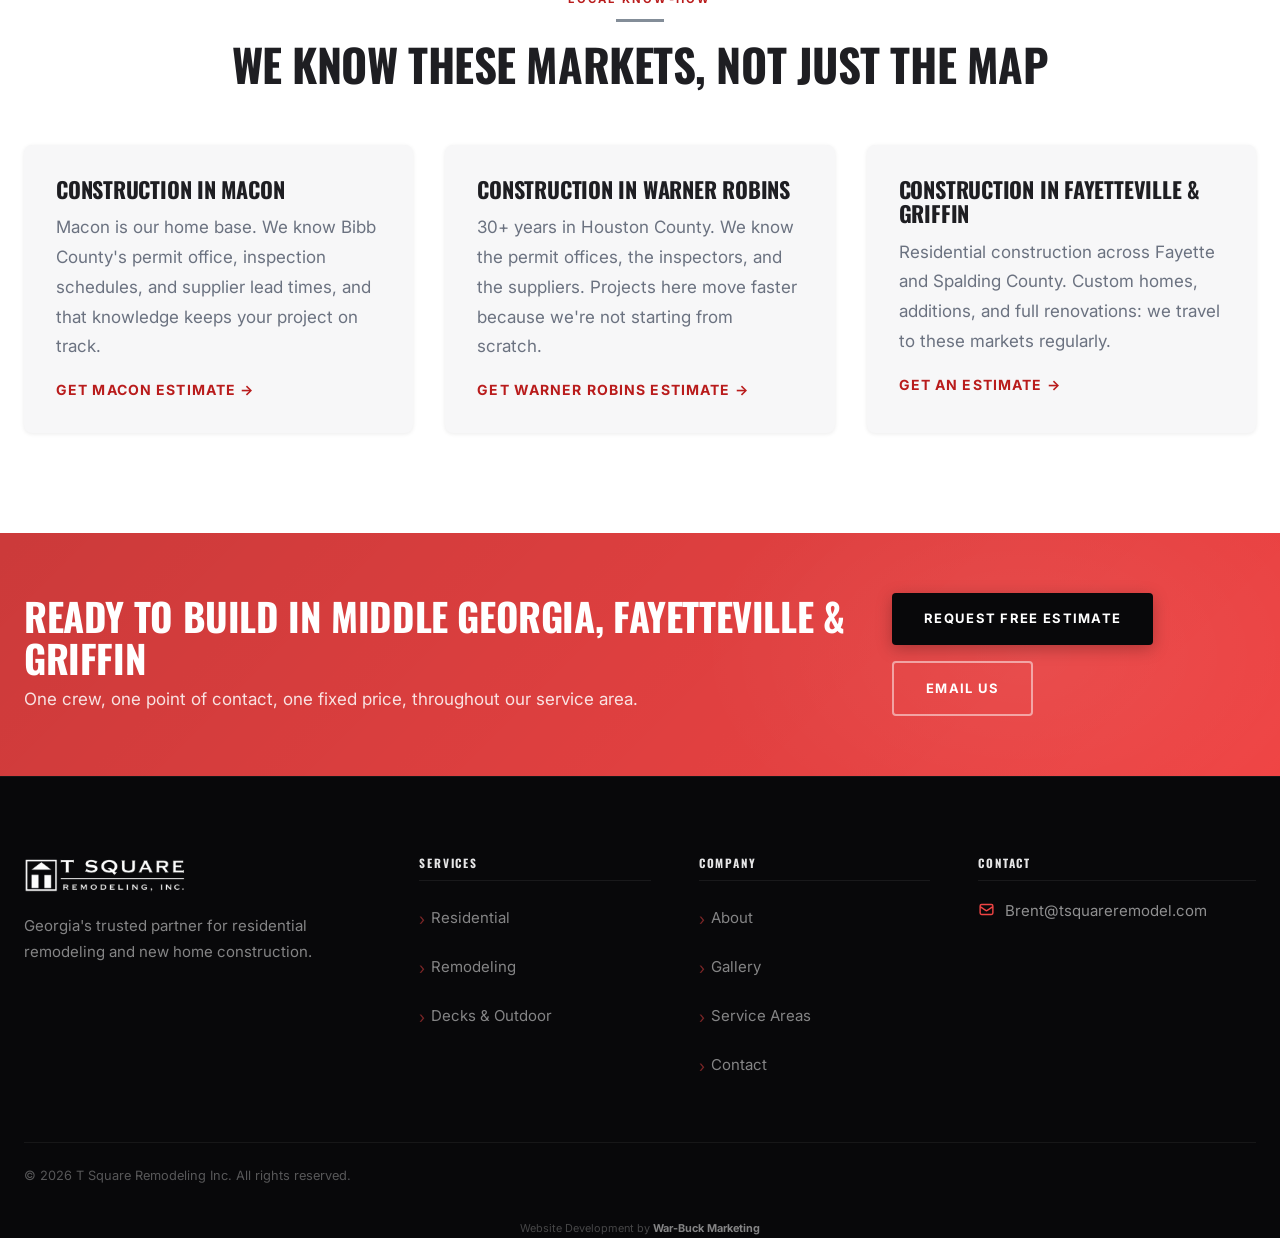
<file: service-areas.html>
<!DOCTYPE html>
<html lang="en">
<head>
  <meta charset="UTF-8" /><meta name="viewport" content="width=device-width, initial-scale=1.0" />
  <title>Construction Service Areas | Middle Georgia, Fayetteville & Griffin | T Square Remodeling Inc.</title>
  <link rel="icon" href="data:image/svg+xml,<svg xmlns='http://www.w3.org/2000/svg' viewBox='0 0 32 32'><rect width='32' height='32' rx='4' fill='%2308080a'/><path d='M16,4 L7,10 L25,10 Z' fill='white'/><rect x='7' y='15' width='6' height='10' fill='white'/><rect x='19' y='15' width='6' height='10' fill='white'/></svg>" />
  <meta name="description" content="T Square Remodeling Inc. serves Middle Georgia — including Macon, Warner Robins, Perry, Milledgeville, and Dublin — plus Fayetteville and Griffin." />
  <meta property="og:title" content="Construction Service Areas | Middle Georgia, Fayetteville & Griffin | T Square Remodeling Inc." />
  <meta property="og:description" content="T Square Remodeling Inc. serves Middle Georgia — including Macon, Warner Robins, Perry, Milledgeville, and Dublin — plus Fayetteville and Griffin." />
  <meta property="og:type" content="website" />
  <meta property="og:image" content="https://tsquareremodel.com/images/og-share.jpg" />
  <meta property="og:image:width" content="1200" />
  <meta property="og:image:height" content="630" />
  <meta property="og:image:alt" content="T Square Remodeling, Inc. Remodeling, decks and outdoor living in Middle Georgia, Fayetteville and Griffin. Since 1995." />
  <meta name="twitter:image" content="https://tsquareremodel.com/images/og-share.jpg" />
  <meta property="og:url" content="https://tsquareremodel.com/service-areas.html" />
  <link rel="canonical" href="https://tsquareremodel.com/service-areas.html" />
  <meta name="keywords" content="construction company near me Georgia, construction Warner Robins, construction Macon GA, construction Fayetteville GA, construction Griffin GA, Middle Georgia contractor" />
  <link rel="preconnect" href="https://fonts.googleapis.com" /><link rel="preconnect" href="https://fonts.gstatic.com" crossorigin />
  <link rel="preconnect" href="https://images.unsplash.com" />
  <link href="https://fonts.googleapis.com/css2?family=Oswald:wght@400;500;600;700&family=Inter:wght@400;500;600;700&display=swap" rel="stylesheet" />
  <link rel="stylesheet" href="css/styles.css" />
  <script type="application/ld+json">{"@context":"https://schema.org","@type":"GeneralContractor","name":"T Square Remodeling Inc.","areaServed":[{"@type":"City","name":"Macon","containedIn":"Georgia"},{"@type":"City","name":"Warner Robins","containedIn":"Georgia"},{"@type":"City","name":"Perry","containedIn":"Georgia"},{"@type":"City","name":"Milledgeville","containedIn":"Georgia"},{"@type":"City","name":"Dublin","containedIn":"Georgia"},{"@type":"City","name":"Fayetteville","containedIn":"Georgia"},{"@type":"City","name":"Griffin","containedIn":"Georgia"}]}</script>
</head>
<body>
<div class="announce-bar" role="banner">
  <span>🏗️ Now booking new projects for Fall & Winter 2026. Slots are limited.</span>
  <a href="contact.html">Claim Your Free Estimate →</a>
  <button class="announce-close" aria-label="Close announcement">✕</button>
</div>
<nav class="nav transparent" id="mainNav">
  <div class="container nav-inner">
    <a href="index.html" class="nav-logo"><img src="images/logo.png" alt="T Square Remodeling Inc." width="220" height="52"></a>
    <ul class="nav-links">
      <li><a href="index.html">Home</a></li>
      <li class="has-dropdown"><a href="services.html">Services ▾</a><ul class="dropdown"><li><a href="residential.html">Residential Construction</a></li><li><a href="remodeling.html">Remodeling & Renovation</a></li><li><a href="concrete.html">Decks & Outdoor Living</a></li></ul></li>
      <li><a href="gallery.html">Gallery</a></li><li><a href="about.html">About</a></li><li><a href="service-areas.html" class="active">Service Areas</a></li><li><a href="blog.html">Blog</a></li><li><a href="contact.html">Contact</a></li>
    </ul>
    <a href="mailto:Brent@tsquareremodel.com" class="nav-phone" aria-label="Email Brent@tsquareremodel.com"><svg xmlns="http://www.w3.org/2000/svg" fill="none" viewBox="0 0 24 24" stroke="currentColor" stroke-width="2" width="16" height="16"><path stroke-linecap="round" stroke-linejoin="round" d="M3 8l7.89 5.26a2 2 0 002.22 0L21 8M5 19h14a2 2 0 002-2V7a2 2 0 00-2-2H5a2 2 0 00-2 2v10a2 2 0 002 2z"/></svg> Email Us</a>
    <a href="contact.html" class="btn btn-red nav-cta btn-sm">Free Estimate</a>
    <button class="nav-toggle" id="navToggle" aria-label="Open menu" aria-expanded="false" aria-controls="mobileNav"><span></span><span></span><span></span></button>
  </div>
</nav>
<nav class="mobile-nav" id="mobileNav" aria-label="Mobile navigation">
  <a href="mailto:Brent@tsquareremodel.com" class="mobile-phone"><svg xmlns="http://www.w3.org/2000/svg" fill="none" viewBox="0 0 24 24" stroke="currentColor" stroke-width="2" width="18" height="18"><path stroke-linecap="round" stroke-linejoin="round" d="M3 8l7.89 5.26a2 2 0 002.22 0L21 8M5 19h14a2 2 0 002-2V7a2 2 0 00-2-2H5a2 2 0 00-2 2v10a2 2 0 002 2z"/></svg> Brent@tsquareremodel.com</a><a href="index.html">Home</a><a href="services.html">Services</a><a href="residential.html">Residential</a><a href="remodeling.html">Remodeling</a><a href="concrete.html">Decks & Outdoor</a><a href="gallery.html">Gallery</a><a href="about.html">About</a><a href="service-areas.html">Service Areas</a><a href="blog.html">Blog</a><a href="contact.html">Contact</a><a href="contact.html" class="btn btn-red">Get Free Estimate</a></nav>

<main>

<section class="page-hero">
  <div class="page-hero-bg"><img src="images/outdoor-living-3.jpg" alt="Georgia construction service areas" /></div>
  <div class="page-hero-overlay"></div>
  <div class="container page-hero-content">
    <div class="breadcrumb"><a href="index.html">Home</a><span>›</span><span>Service Areas</span></div>
    <h1>Serving Middle Georgia, Fayetteville & Griffin</h1>
    <p style="color:rgba(255,255,255,0.75); font-size:1.125rem; max-width:620px; margin-top:12px;">Home base is Macon, deep in Middle Georgia, with additional coverage in Fayetteville and Griffin: one contractor, one standard of work.</p>
  </div>
</section>

<section class="section section-dark">
  <div class="container">
    <div class="section-header center fade-up"><span class="eyebrow">Coverage Area</span><span class="header-line" style="margin:0 auto 20px;"></span><h2 style="color:var(--white);">Middle Georgia, Fayetteville & Griffin.</h2><p style="color:rgba(255,255,255,0.65);">We know the local inspectors, the permit offices, and the suppliers in every market we serve.</p></div>

    <!-- SERVICE AREAS -->
    <div style="margin-bottom:48px;">
      <h3 style="color:var(--red); font-size:1.125rem; letter-spacing:0.12em; text-transform:uppercase; margin-bottom:24px; border-bottom:1px solid rgba(255,255,255,0.1); padding-bottom:12px;">Middle Georgia, Fayetteville & Griffin</h3>
      <div class="areas-grid fade-up">
        <div class="area-card"><h4>Macon</h4><p>Bibb County</p><span class="area-zip">31201 • 31204 • 31210</span></div>
        <div class="area-card"><h4>Warner Robins</h4><p>Houston County</p><span class="area-zip">31088 • 31093 • 31098</span></div>
        <div class="area-card"><h4>Perry</h4><p>Houston County</p><span class="area-zip">31069</span></div>
        <div class="area-card"><h4>Milledgeville</h4><p>Baldwin County</p><span class="area-zip">31061</span></div>
        <div class="area-card"><h4>Dublin</h4><p>Laurens County</p><span class="area-zip">31021 • 31027</span></div>
        <div class="area-card"><h4>Fayetteville</h4><p>Fayette County</p><span class="area-zip">30214 • 30215</span></div>
        <div class="area-card"><h4>Griffin</h4><p>Spalding County</p><span class="area-zip">30223 • 30224</span></div>
      </div>
    </div>

    <div style="background:rgba(239,68,68,0.08); border:1px solid rgba(239,68,68,0.3); border-radius:var(--radius-md); padding:32px; text-align:center; max-width:680px; margin:0 auto;" class="fade-up">
      <h3 style="color:var(--white); margin-bottom:12px;">Don't See Your City?</h3>
      <p style="color:rgba(255,255,255,0.65); margin-bottom:24px;">We travel regularly for the right project. Email us and tell us where you are, and we'll let you know if we can make it work.</p>
      <a href="contact.html" class="btn btn-red">Contact Us About Your Location</a>
    </div>
  </div>
</section>

<!-- SEO CONTENT SECTION -->
<section class="section">
  <div class="container">
    <div class="section-header center fade-up"><span class="eyebrow">Local Know-How</span><span class="header-line"></span><h2>We Know These Markets, Not Just the Map</h2></div>
    <div class="grid-3 fade-up">
      <div class="accent-card" style="padding:32px;">
        <h4 style="color:var(--dark); margin-bottom:12px;">Construction in Macon</h4>
        <p>Macon is our home base. We know Bibb County's permit office, inspection schedules, and supplier lead times, and that knowledge keeps your project on track.</p>
        <a href="contact.html" style="color:var(--red-ink); font-size:0.875rem; font-weight:700; text-transform:uppercase; letter-spacing:0.08em; margin-top:16px; display:block;">Get Macon Estimate →</a>
      </div>
      <div class="accent-card" style="padding:32px;">
        <h4 style="color:var(--dark); margin-bottom:12px;">Construction in Warner Robins</h4>
        <p>30+ years in Houston County. We know the permit offices, the inspectors, and the suppliers. Projects here move faster because we're not starting from scratch.</p>
        <a href="contact.html" style="color:var(--red-ink); font-size:0.875rem; font-weight:700; text-transform:uppercase; letter-spacing:0.08em; margin-top:16px; display:block;">Get Warner Robins Estimate →</a>
      </div>
      <div class="accent-card" style="padding:32px;">
        <h4 style="color:var(--dark); margin-bottom:12px;">Construction in Fayetteville & Griffin</h4>
        <p>Residential construction across Fayette and Spalding County. Custom homes, additions, and full renovations: we travel to these markets regularly.</p>
        <a href="contact.html" style="color:var(--red-ink); font-size:0.875rem; font-weight:700; text-transform:uppercase; letter-spacing:0.08em; margin-top:16px; display:block;">Get an Estimate →</a>
      </div>
    </div>
  </div>
</section>

<section class="cta-banner"><div class="container"><div class="cta-banner-inner"><div><h2>Ready to Build in Middle Georgia, Fayetteville & Griffin</h2><p>One crew, one point of contact, one fixed price, throughout our service area.</p></div><div style="display:flex;gap:16px;flex-wrap:wrap;"><a href="contact.html" class="btn btn-dark">Request Free Estimate</a><a href="mailto:Brent@tsquareremodel.com" class="btn btn-outline-white">Email Us</a></div></div></div></section>


</main>
<footer class="footer"><div class="container"><div class="footer-grid"><div class="footer-brand"><a href="index.html" class="nav-logo"><img src="images/logo.png" alt="T Square Remodeling Inc." width="220" height="52"></a><p>Georgia's trusted partner for residential remodeling and new home construction.</p></div><div class="footer-col"><h5>Services</h5><ul class="footer-links"><li><a href="residential.html">Residential</a></li><li><a href="remodeling.html">Remodeling</a></li><li><a href="concrete.html">Decks & Outdoor</a></li></ul></div><div class="footer-col"><h5>Company</h5><ul class="footer-links"><li><a href="about.html">About</a></li><li><a href="gallery.html">Gallery</a></li><li><a href="service-areas.html">Service Areas</a></li><li><a href="contact.html">Contact</a></li></ul></div><div class="footer-col"><h5>Contact</h5><div class="footer-contact-item"><svg xmlns="http://www.w3.org/2000/svg" fill="none" viewBox="0 0 24 24" stroke="currentColor" stroke-width="2"><path stroke-linecap="round" stroke-linejoin="round" d="M3 8l7.89 5.26a2 2 0 002.22 0L21 8M5 19h14a2 2 0 002-2V7a2 2 0 00-2-2H5a2 2 0 00-2 2v10a2 2 0 002 2z"/></svg><a href="mailto:Brent@tsquareremodel.com">Brent@tsquareremodel.com</a></div></div></div><div class="footer-bottom"><p>© 2026 T Square Remodeling Inc. All rights reserved.</p></div><div class="dev-credit"><p>Website Development by <a href="https://warbuckmarketing.com" target="_blank" rel="noopener">War-Buck Marketing</a></p></div></div></footer>
<div class="sticky-mobile"><a href="mailto:Brent@tsquareremodel.com" class="sticky-btn sticky-call" aria-label="Email us"><svg xmlns="http://www.w3.org/2000/svg" fill="none" viewBox="0 0 24 24" stroke="currentColor" stroke-width="2"><path stroke-linecap="round" stroke-linejoin="round" d="M3 8l7.89 5.26a2 2 0 002.22 0L21 8M5 19h14a2 2 0 002-2V7a2 2 0 00-2-2H5a2 2 0 00-2 2v10a2 2 0 002 2z"/></svg>Email Us</a><a href="contact.html" class="sticky-btn sticky-text">Free Estimate</a></div>
<button class="back-to-top" aria-label="Back to top">
  <svg xmlns="http://www.w3.org/2000/svg" fill="none" viewBox="0 0 24 24" stroke="currentColor" stroke-width="2.5"><path stroke-linecap="round" stroke-linejoin="round" d="M5 15l7-7 7 7"/></svg>
</button>
<script src="js/main.js" defer></script>
</body></html>
</file>
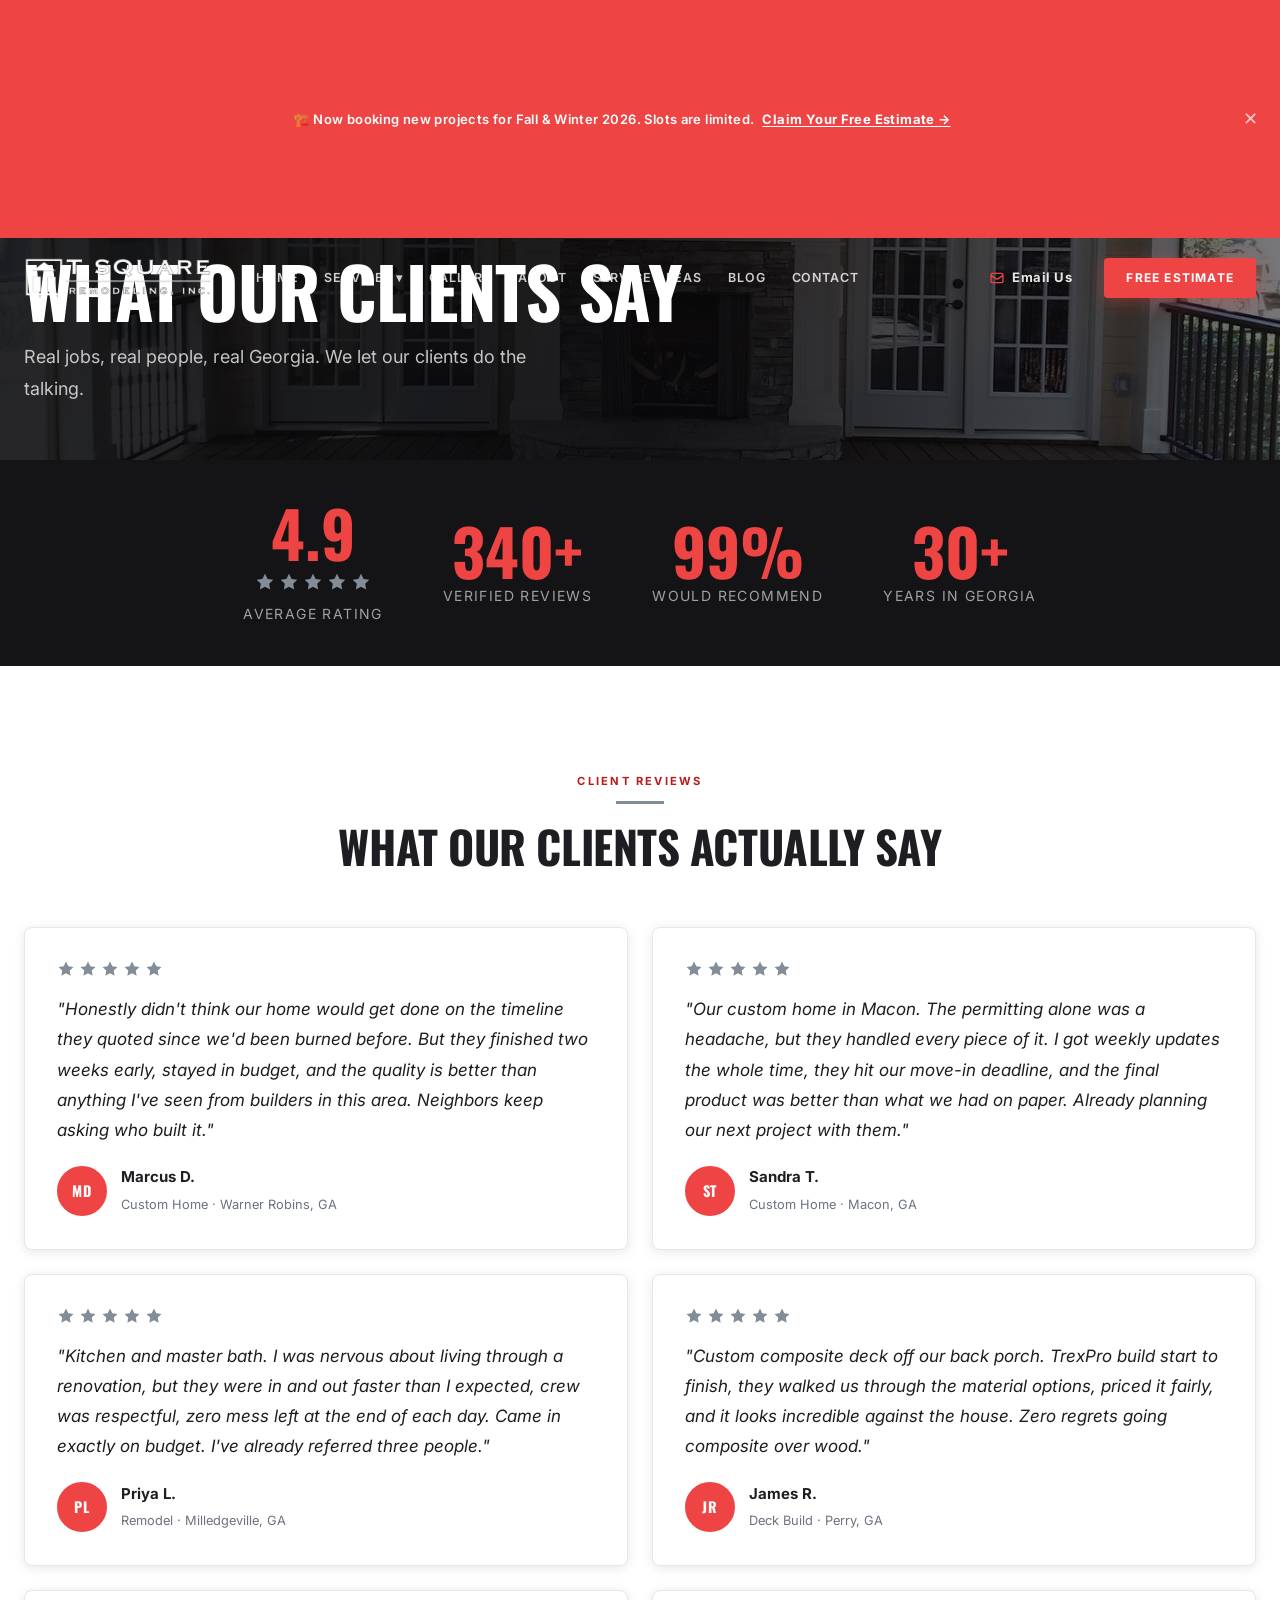
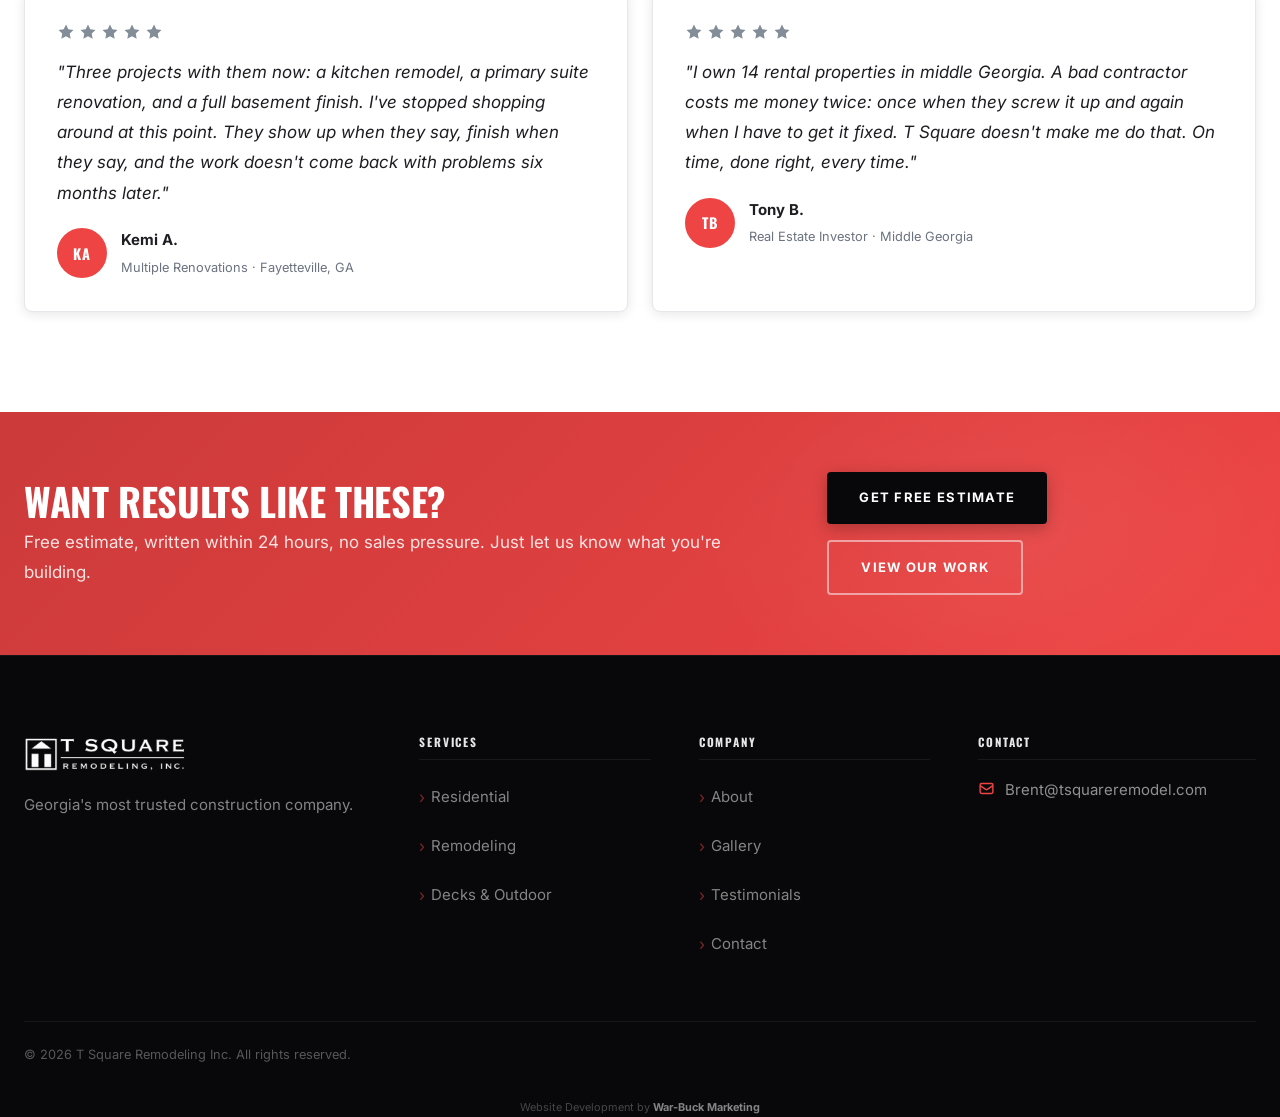
<file: testimonials.html>
<!DOCTYPE html>
<html lang="en">
<head>
  <meta charset="UTF-8" /><meta name="viewport" content="width=device-width, initial-scale=1.0" />
  <title>Client Testimonials & Reviews | T Square Remodeling Inc. Georgia</title>
  <link rel="icon" href="data:image/svg+xml,<svg xmlns='http://www.w3.org/2000/svg' viewBox='0 0 32 32'><rect width='32' height='32' rx='4' fill='%2308080a'/><path d='M16,4 L7,10 L25,10 Z' fill='white'/><rect x='7' y='15' width='6' height='10' fill='white'/><rect x='19' y='15' width='6' height='10' fill='white'/></svg>" />
  <meta name="description" content="See what Georgia homeowners say about T Square Remodeling Inc. 5-star reviews across new construction, remodeling, and outdoor living projects." />
  <meta property="og:title" content="Client Testimonials & Reviews | T Square Remodeling Inc. Georgia" />
  <meta property="og:url" content="https://tsquareremodel.com/testimonials.html" />
  <link rel="canonical" href="https://tsquareremodel.com/testimonials.html" />
  <meta property="og:description" content="See what Georgia homeowners say about T Square Remodeling Inc. 5-star reviews across new construction, remodeling, and outdoor living projects." />
  <meta property="og:type" content="website" />
  <meta property="og:image" content="https://tsquareremodel.com/images/og-share.jpg" />
  <meta property="og:image:width" content="1200" />
  <meta property="og:image:height" content="630" />
  <meta property="og:image:alt" content="T Square Remodeling, Inc. Remodeling, decks and outdoor living in Middle Georgia, Fayetteville and Griffin. Since 1995." />
  <meta name="twitter:image" content="https://tsquareremodel.com/images/og-share.jpg" />
  <link rel="preconnect" href="https://fonts.googleapis.com" /><link rel="preconnect" href="https://fonts.gstatic.com" crossorigin />
  <link rel="preconnect" href="https://images.unsplash.com" />
  <link href="https://fonts.googleapis.com/css2?family=Oswald:wght@400;500;600;700&family=Inter:wght@400;500;600;700&display=swap" rel="stylesheet" />
  <link rel="stylesheet" href="css/styles.css" />
</head>
<body>
<div class="announce-bar" role="banner">
  <span>🏗️ Now booking new projects for Fall & Winter 2026. Slots are limited.</span>
  <a href="contact.html">Claim Your Free Estimate →</a>
  <button class="announce-close" aria-label="Close announcement">✕</button>
</div>
<nav class="nav transparent" id="mainNav">
  <div class="container nav-inner">
    <a href="index.html" class="nav-logo"><img src="images/logo.png" alt="T Square Remodeling Inc." width="220" height="52"></a>
    <ul class="nav-links">
      <li><a href="index.html">Home</a></li>
      <li class="has-dropdown"><a href="services.html">Services ▾</a><ul class="dropdown"><li><a href="residential.html">Residential Construction</a></li><li><a href="remodeling.html">Remodeling & Renovation</a></li><li><a href="concrete.html">Decks & Outdoor Living</a></li></ul></li>
      <li><a href="gallery.html">Gallery</a></li><li><a href="about.html">About</a></li><li><a href="service-areas.html">Service Areas</a></li><li><a href="blog.html">Blog</a></li><li><a href="contact.html">Contact</a></li>
    </ul>
    <a href="mailto:Brent@tsquareremodel.com" class="nav-phone" aria-label="Email Brent@tsquareremodel.com"><svg xmlns="http://www.w3.org/2000/svg" fill="none" viewBox="0 0 24 24" stroke="currentColor" stroke-width="2" width="16" height="16"><path stroke-linecap="round" stroke-linejoin="round" d="M3 8l7.89 5.26a2 2 0 002.22 0L21 8M5 19h14a2 2 0 002-2V7a2 2 0 00-2-2H5a2 2 0 00-2 2v10a2 2 0 002 2z"/></svg> Email Us</a>
    <a href="contact.html" class="btn btn-red nav-cta btn-sm">Free Estimate</a>
    <button class="nav-toggle" id="navToggle" aria-label="Open menu" aria-expanded="false" aria-controls="mobileNav"><span></span><span></span><span></span></button>
  </div>
</nav>
<nav class="mobile-nav" id="mobileNav" aria-label="Mobile navigation">
  <a href="mailto:Brent@tsquareremodel.com" class="mobile-phone"><svg xmlns="http://www.w3.org/2000/svg" fill="none" viewBox="0 0 24 24" stroke="currentColor" stroke-width="2" width="18" height="18"><path stroke-linecap="round" stroke-linejoin="round" d="M3 8l7.89 5.26a2 2 0 002.22 0L21 8M5 19h14a2 2 0 002-2V7a2 2 0 00-2-2H5a2 2 0 00-2 2v10a2 2 0 002 2z"/></svg> Brent@tsquareremodel.com</a><a href="index.html">Home</a><a href="services.html">Services</a><a href="residential.html">Residential</a><a href="remodeling.html">Remodeling</a><a href="concrete.html">Decks & Outdoor</a><a href="gallery.html">Gallery</a><a href="about.html">About</a><a href="service-areas.html">Service Areas</a><a href="blog.html">Blog</a><a href="contact.html">Contact</a><a href="contact.html" class="btn btn-red">Get Free Estimate</a></nav>

<main>

<section class="page-hero">
  <div class="page-hero-bg"><img src="images/outdoor-living-3.jpg" alt="Happy construction clients" /></div>
  <div class="page-hero-overlay"></div>
  <div class="container page-hero-content">
    <div class="breadcrumb"><a href="index.html">Home</a><span>›</span><span>Testimonials</span></div>
    <h1>What Our Clients Say</h1>
    <p style="color:rgba(255,255,255,0.75); font-size:1.125rem; max-width:560px; margin-top:12px;">Real jobs, real people, real Georgia. We let our clients do the talking.</p>
  </div>
</section>

<!-- OVERALL RATING BAR -->
<section style="background:var(--charcoal); padding:40px 0;">
  <div class="container">
    <div style="display:flex; align-items:center; justify-content:center; gap:60px; flex-wrap:wrap;">
      <div style="text-align:center;">
        <div style="font-family:var(--font-heading); font-size:4rem; color:var(--red); line-height:1; font-weight:700;">4.9</div>
        <div style="display:flex; gap:4px; justify-content:center; margin:8px 0;">
          <svg xmlns="http://www.w3.org/2000/svg" viewBox="0 0 24 24" fill="currentColor" style="color:var(--silver);width:20px;height:20px;"><path d="M12 2l3.09 6.26L22 9.27l-5 4.87 1.18 6.88L12 17.77l-6.18 3.25L7 14.14 2 9.27l6.91-1.01L12 2z"/></svg>
          <svg xmlns="http://www.w3.org/2000/svg" viewBox="0 0 24 24" fill="currentColor" style="color:var(--silver);width:20px;height:20px;"><path d="M12 2l3.09 6.26L22 9.27l-5 4.87 1.18 6.88L12 17.77l-6.18 3.25L7 14.14 2 9.27l6.91-1.01L12 2z"/></svg>
          <svg xmlns="http://www.w3.org/2000/svg" viewBox="0 0 24 24" fill="currentColor" style="color:var(--silver);width:20px;height:20px;"><path d="M12 2l3.09 6.26L22 9.27l-5 4.87 1.18 6.88L12 17.77l-6.18 3.25L7 14.14 2 9.27l6.91-1.01L12 2z"/></svg>
          <svg xmlns="http://www.w3.org/2000/svg" viewBox="0 0 24 24" fill="currentColor" style="color:var(--silver);width:20px;height:20px;"><path d="M12 2l3.09 6.26L22 9.27l-5 4.87 1.18 6.88L12 17.77l-6.18 3.25L7 14.14 2 9.27l6.91-1.01L12 2z"/></svg>
          <svg xmlns="http://www.w3.org/2000/svg" viewBox="0 0 24 24" fill="currentColor" style="color:var(--silver);width:20px;height:20px;"><path d="M12 2l3.09 6.26L22 9.27l-5 4.87 1.18 6.88L12 17.77l-6.18 3.25L7 14.14 2 9.27l6.91-1.01L12 2z"/></svg>
        </div>
        <span style="color:rgba(255,255,255,0.6); font-size:0.875rem; text-transform:uppercase; letter-spacing:0.1em;">Average Rating</span>
      </div>
      <div style="text-align:center;"><div style="font-family:var(--font-heading); font-size:4rem; color:var(--red); line-height:1; font-weight:700;">340+</div><span style="color:rgba(255,255,255,0.6); font-size:0.875rem; text-transform:uppercase; letter-spacing:0.1em;">Verified Reviews</span></div>
      <div style="text-align:center;"><div style="font-family:var(--font-heading); font-size:4rem; color:var(--red); line-height:1; font-weight:700;">99%</div><span style="color:rgba(255,255,255,0.6); font-size:0.875rem; text-transform:uppercase; letter-spacing:0.1em;">Would Recommend</span></div>
      <div style="text-align:center;"><div style="font-family:var(--font-heading); font-size:4rem; color:var(--red); line-height:1; font-weight:700;">30+</div><span style="color:rgba(255,255,255,0.6); font-size:0.875rem; text-transform:uppercase; letter-spacing:0.1em;">Years in Georgia</span></div>
    </div>
  </div>
</section>

<!-- TESTIMONIALS GRID -->
<section class="section">
  <div class="container">
    <div class="section-header center fade-up"><span class="eyebrow">Client Reviews</span><span class="header-line"></span><h2>What Our Clients Actually Say</h2></div>
    <div class="testimonial-grid fade-up">
      <div class="testimonial-grid-card">
        <div class="stars" style="margin-bottom:16px;"><svg xmlns="http://www.w3.org/2000/svg" viewBox="0 0 24 24" fill="currentColor" style="color:var(--silver);width:18px;height:18px;"><path d="M12 2l3.09 6.26L22 9.27l-5 4.87 1.18 6.88L12 17.77l-6.18 3.25L7 14.14 2 9.27l6.91-1.01L12 2z"/></svg><svg xmlns="http://www.w3.org/2000/svg" viewBox="0 0 24 24" fill="currentColor" style="color:var(--silver);width:18px;height:18px;"><path d="M12 2l3.09 6.26L22 9.27l-5 4.87 1.18 6.88L12 17.77l-6.18 3.25L7 14.14 2 9.27l6.91-1.01L12 2z"/></svg><svg xmlns="http://www.w3.org/2000/svg" viewBox="0 0 24 24" fill="currentColor" style="color:var(--silver);width:18px;height:18px;"><path d="M12 2l3.09 6.26L22 9.27l-5 4.87 1.18 6.88L12 17.77l-6.18 3.25L7 14.14 2 9.27l6.91-1.01L12 2z"/></svg><svg xmlns="http://www.w3.org/2000/svg" viewBox="0 0 24 24" fill="currentColor" style="color:var(--silver);width:18px;height:18px;"><path d="M12 2l3.09 6.26L22 9.27l-5 4.87 1.18 6.88L12 17.77l-6.18 3.25L7 14.14 2 9.27l6.91-1.01L12 2z"/></svg><svg xmlns="http://www.w3.org/2000/svg" viewBox="0 0 24 24" fill="currentColor" style="color:var(--silver);width:18px;height:18px;"><path d="M12 2l3.09 6.26L22 9.27l-5 4.87 1.18 6.88L12 17.77l-6.18 3.25L7 14.14 2 9.27l6.91-1.01L12 2z"/></svg></div>
        <p class="testimonial-text" style="font-style:italic; margin-bottom:20px; color:var(--dark);">"Honestly didn't think our home would get done on the timeline they quoted since we'd been burned before. But they finished two weeks early, stayed in budget, and the quality is better than anything I've seen from builders in this area. Neighbors keep asking who built it."</p>
        <div class="testimonial-author"><div class="author-avatar author-initials">MD</div><div><span class="author-name">Marcus D.</span><span class="author-title">Custom Home · Warner Robins, GA</span></div></div>
      </div>
      <div class="testimonial-grid-card">
        <div class="stars" style="margin-bottom:16px;"><svg xmlns="http://www.w3.org/2000/svg" viewBox="0 0 24 24" fill="currentColor" style="color:var(--silver);width:18px;height:18px;"><path d="M12 2l3.09 6.26L22 9.27l-5 4.87 1.18 6.88L12 17.77l-6.18 3.25L7 14.14 2 9.27l6.91-1.01L12 2z"/></svg><svg xmlns="http://www.w3.org/2000/svg" viewBox="0 0 24 24" fill="currentColor" style="color:var(--silver);width:18px;height:18px;"><path d="M12 2l3.09 6.26L22 9.27l-5 4.87 1.18 6.88L12 17.77l-6.18 3.25L7 14.14 2 9.27l6.91-1.01L12 2z"/></svg><svg xmlns="http://www.w3.org/2000/svg" viewBox="0 0 24 24" fill="currentColor" style="color:var(--silver);width:18px;height:18px;"><path d="M12 2l3.09 6.26L22 9.27l-5 4.87 1.18 6.88L12 17.77l-6.18 3.25L7 14.14 2 9.27l6.91-1.01L12 2z"/></svg><svg xmlns="http://www.w3.org/2000/svg" viewBox="0 0 24 24" fill="currentColor" style="color:var(--silver);width:18px;height:18px;"><path d="M12 2l3.09 6.26L22 9.27l-5 4.87 1.18 6.88L12 17.77l-6.18 3.25L7 14.14 2 9.27l6.91-1.01L12 2z"/></svg><svg xmlns="http://www.w3.org/2000/svg" viewBox="0 0 24 24" fill="currentColor" style="color:var(--silver);width:18px;height:18px;"><path d="M12 2l3.09 6.26L22 9.27l-5 4.87 1.18 6.88L12 17.77l-6.18 3.25L7 14.14 2 9.27l6.91-1.01L12 2z"/></svg></div>
        <p class="testimonial-text" style="font-style:italic; margin-bottom:20px; color:var(--dark);">"Our custom home in Macon. The permitting alone was a headache, but they handled every piece of it. I got weekly updates the whole time, they hit our move-in deadline, and the final product was better than what we had on paper. Already planning our next project with them."</p>
        <div class="testimonial-author"><div class="author-avatar author-initials">ST</div><div><span class="author-name">Sandra T.</span><span class="author-title">Custom Home · Macon, GA</span></div></div>
      </div>
      <div class="testimonial-grid-card">
        <div class="stars" style="margin-bottom:16px;"><svg xmlns="http://www.w3.org/2000/svg" viewBox="0 0 24 24" fill="currentColor" style="color:var(--silver);width:18px;height:18px;"><path d="M12 2l3.09 6.26L22 9.27l-5 4.87 1.18 6.88L12 17.77l-6.18 3.25L7 14.14 2 9.27l6.91-1.01L12 2z"/></svg><svg xmlns="http://www.w3.org/2000/svg" viewBox="0 0 24 24" fill="currentColor" style="color:var(--silver);width:18px;height:18px;"><path d="M12 2l3.09 6.26L22 9.27l-5 4.87 1.18 6.88L12 17.77l-6.18 3.25L7 14.14 2 9.27l6.91-1.01L12 2z"/></svg><svg xmlns="http://www.w3.org/2000/svg" viewBox="0 0 24 24" fill="currentColor" style="color:var(--silver);width:18px;height:18px;"><path d="M12 2l3.09 6.26L22 9.27l-5 4.87 1.18 6.88L12 17.77l-6.18 3.25L7 14.14 2 9.27l6.91-1.01L12 2z"/></svg><svg xmlns="http://www.w3.org/2000/svg" viewBox="0 0 24 24" fill="currentColor" style="color:var(--silver);width:18px;height:18px;"><path d="M12 2l3.09 6.26L22 9.27l-5 4.87 1.18 6.88L12 17.77l-6.18 3.25L7 14.14 2 9.27l6.91-1.01L12 2z"/></svg><svg xmlns="http://www.w3.org/2000/svg" viewBox="0 0 24 24" fill="currentColor" style="color:var(--silver);width:18px;height:18px;"><path d="M12 2l3.09 6.26L22 9.27l-5 4.87 1.18 6.88L12 17.77l-6.18 3.25L7 14.14 2 9.27l6.91-1.01L12 2z"/></svg></div>
        <p class="testimonial-text" style="font-style:italic; margin-bottom:20px; color:var(--dark);">"Kitchen and master bath. I was nervous about living through a renovation, but they were in and out faster than I expected, crew was respectful, zero mess left at the end of each day. Came in exactly on budget. I've already referred three people."</p>
        <div class="testimonial-author"><div class="author-avatar author-initials">PL</div><div><span class="author-name">Priya L.</span><span class="author-title">Remodel · Milledgeville, GA</span></div></div>
      </div>
      <div class="testimonial-grid-card">
        <div class="stars" style="margin-bottom:16px;"><svg xmlns="http://www.w3.org/2000/svg" viewBox="0 0 24 24" fill="currentColor" style="color:var(--silver);width:18px;height:18px;"><path d="M12 2l3.09 6.26L22 9.27l-5 4.87 1.18 6.88L12 17.77l-6.18 3.25L7 14.14 2 9.27l6.91-1.01L12 2z"/></svg><svg xmlns="http://www.w3.org/2000/svg" viewBox="0 0 24 24" fill="currentColor" style="color:var(--silver);width:18px;height:18px;"><path d="M12 2l3.09 6.26L22 9.27l-5 4.87 1.18 6.88L12 17.77l-6.18 3.25L7 14.14 2 9.27l6.91-1.01L12 2z"/></svg><svg xmlns="http://www.w3.org/2000/svg" viewBox="0 0 24 24" fill="currentColor" style="color:var(--silver);width:18px;height:18px;"><path d="M12 2l3.09 6.26L22 9.27l-5 4.87 1.18 6.88L12 17.77l-6.18 3.25L7 14.14 2 9.27l6.91-1.01L12 2z"/></svg><svg xmlns="http://www.w3.org/2000/svg" viewBox="0 0 24 24" fill="currentColor" style="color:var(--silver);width:18px;height:18px;"><path d="M12 2l3.09 6.26L22 9.27l-5 4.87 1.18 6.88L12 17.77l-6.18 3.25L7 14.14 2 9.27l6.91-1.01L12 2z"/></svg><svg xmlns="http://www.w3.org/2000/svg" viewBox="0 0 24 24" fill="currentColor" style="color:var(--silver);width:18px;height:18px;"><path d="M12 2l3.09 6.26L22 9.27l-5 4.87 1.18 6.88L12 17.77l-6.18 3.25L7 14.14 2 9.27l6.91-1.01L12 2z"/></svg></div>
        <p class="testimonial-text" style="font-style:italic; margin-bottom:20px; color:var(--dark);">"Custom composite deck off our back porch. TrexPro build start to finish, they walked us through the material options, priced it fairly, and it looks incredible against the house. Zero regrets going composite over wood."</p>
        <div class="testimonial-author"><div class="author-avatar author-initials">JR</div><div><span class="author-name">James R.</span><span class="author-title">Deck Build · Perry, GA</span></div></div>
      </div>
      <div class="testimonial-grid-card">
        <div class="stars" style="margin-bottom:16px;"><svg xmlns="http://www.w3.org/2000/svg" viewBox="0 0 24 24" fill="currentColor" style="color:var(--silver);width:18px;height:18px;"><path d="M12 2l3.09 6.26L22 9.27l-5 4.87 1.18 6.88L12 17.77l-6.18 3.25L7 14.14 2 9.27l6.91-1.01L12 2z"/></svg><svg xmlns="http://www.w3.org/2000/svg" viewBox="0 0 24 24" fill="currentColor" style="color:var(--silver);width:18px;height:18px;"><path d="M12 2l3.09 6.26L22 9.27l-5 4.87 1.18 6.88L12 17.77l-6.18 3.25L7 14.14 2 9.27l6.91-1.01L12 2z"/></svg><svg xmlns="http://www.w3.org/2000/svg" viewBox="0 0 24 24" fill="currentColor" style="color:var(--silver);width:18px;height:18px;"><path d="M12 2l3.09 6.26L22 9.27l-5 4.87 1.18 6.88L12 17.77l-6.18 3.25L7 14.14 2 9.27l6.91-1.01L12 2z"/></svg><svg xmlns="http://www.w3.org/2000/svg" viewBox="0 0 24 24" fill="currentColor" style="color:var(--silver);width:18px;height:18px;"><path d="M12 2l3.09 6.26L22 9.27l-5 4.87 1.18 6.88L12 17.77l-6.18 3.25L7 14.14 2 9.27l6.91-1.01L12 2z"/></svg><svg xmlns="http://www.w3.org/2000/svg" viewBox="0 0 24 24" fill="currentColor" style="color:var(--silver);width:18px;height:18px;"><path d="M12 2l3.09 6.26L22 9.27l-5 4.87 1.18 6.88L12 17.77l-6.18 3.25L7 14.14 2 9.27l6.91-1.01L12 2z"/></svg></div>
        <p class="testimonial-text" style="font-style:italic; margin-bottom:20px; color:var(--dark);">"Three projects with them now: a kitchen remodel, a primary suite renovation, and a full basement finish. I've stopped shopping around at this point. They show up when they say, finish when they say, and the work doesn't come back with problems six months later."</p>
        <div class="testimonial-author"><div class="author-avatar author-initials">KA</div><div><span class="author-name">Kemi A.</span><span class="author-title">Multiple Renovations · Fayetteville, GA</span></div></div>
      </div>
      <div class="testimonial-grid-card">
        <div class="stars" style="margin-bottom:16px;"><svg xmlns="http://www.w3.org/2000/svg" viewBox="0 0 24 24" fill="currentColor" style="color:var(--silver);width:18px;height:18px;"><path d="M12 2l3.09 6.26L22 9.27l-5 4.87 1.18 6.88L12 17.77l-6.18 3.25L7 14.14 2 9.27l6.91-1.01L12 2z"/></svg><svg xmlns="http://www.w3.org/2000/svg" viewBox="0 0 24 24" fill="currentColor" style="color:var(--silver);width:18px;height:18px;"><path d="M12 2l3.09 6.26L22 9.27l-5 4.87 1.18 6.88L12 17.77l-6.18 3.25L7 14.14 2 9.27l6.91-1.01L12 2z"/></svg><svg xmlns="http://www.w3.org/2000/svg" viewBox="0 0 24 24" fill="currentColor" style="color:var(--silver);width:18px;height:18px;"><path d="M12 2l3.09 6.26L22 9.27l-5 4.87 1.18 6.88L12 17.77l-6.18 3.25L7 14.14 2 9.27l6.91-1.01L12 2z"/></svg><svg xmlns="http://www.w3.org/2000/svg" viewBox="0 0 24 24" fill="currentColor" style="color:var(--silver);width:18px;height:18px;"><path d="M12 2l3.09 6.26L22 9.27l-5 4.87 1.18 6.88L12 17.77l-6.18 3.25L7 14.14 2 9.27l6.91-1.01L12 2z"/></svg><svg xmlns="http://www.w3.org/2000/svg" viewBox="0 0 24 24" fill="currentColor" style="color:var(--silver);width:18px;height:18px;"><path d="M12 2l3.09 6.26L22 9.27l-5 4.87 1.18 6.88L12 17.77l-6.18 3.25L7 14.14 2 9.27l6.91-1.01L12 2z"/></svg></div>
        <p class="testimonial-text" style="font-style:italic; margin-bottom:20px; color:var(--dark);">"I own 14 rental properties in middle Georgia. A bad contractor costs me money twice: once when they screw it up and again when I have to get it fixed. T Square doesn't make me do that. On time, done right, every time."</p>
        <div class="testimonial-author"><div class="author-avatar author-initials">TB</div><div><span class="author-name">Tony B.</span><span class="author-title">Real Estate Investor · Middle Georgia</span></div></div>
      </div>
    </div>
  </div>
</section>

<section class="cta-banner"><div class="container"><div class="cta-banner-inner"><div><h2>Want Results Like These?</h2><p>Free estimate, written within 24 hours, no sales pressure. Just let us know what you're building.</p></div><div style="display:flex;gap:16px;flex-wrap:wrap;"><a href="contact.html" class="btn btn-dark">Get Free Estimate</a><a href="gallery.html" class="btn btn-outline-white">View Our Work</a></div></div></div></section>


</main>
<footer class="footer"><div class="container"><div class="footer-grid"><div class="footer-brand"><a href="index.html" class="nav-logo"><img src="images/logo.png" alt="T Square Remodeling Inc." width="220" height="52"></a><p>Georgia's most trusted construction company.</p></div><div class="footer-col"><h5>Services</h5><ul class="footer-links"><li><a href="residential.html">Residential</a></li><li><a href="remodeling.html">Remodeling</a></li><li><a href="concrete.html">Decks & Outdoor</a></li></ul></div><div class="footer-col"><h5>Company</h5><ul class="footer-links"><li><a href="about.html">About</a></li><li><a href="gallery.html">Gallery</a></li><li><a href="testimonials.html">Testimonials</a></li><li><a href="contact.html">Contact</a></li></ul></div><div class="footer-col"><h5>Contact</h5><div class="footer-contact-item"><svg xmlns="http://www.w3.org/2000/svg" fill="none" viewBox="0 0 24 24" stroke="currentColor" stroke-width="2"><path stroke-linecap="round" stroke-linejoin="round" d="M3 8l7.89 5.26a2 2 0 002.22 0L21 8M5 19h14a2 2 0 002-2V7a2 2 0 00-2-2H5a2 2 0 00-2 2v10a2 2 0 002 2z"/></svg><a href="mailto:Brent@tsquareremodel.com">Brent@tsquareremodel.com</a></div></div></div><div class="footer-bottom"><p>© 2026 T Square Remodeling Inc. All rights reserved.</p></div><div class="dev-credit"><p>Website Development by <a href="https://warbuckmarketing.com" target="_blank" rel="noopener">War-Buck Marketing</a></p></div></div></footer>
<div class="sticky-mobile"><a href="mailto:Brent@tsquareremodel.com" class="sticky-btn sticky-call" aria-label="Email us"><svg xmlns="http://www.w3.org/2000/svg" fill="none" viewBox="0 0 24 24" stroke="currentColor" stroke-width="2"><path stroke-linecap="round" stroke-linejoin="round" d="M3 8l7.89 5.26a2 2 0 002.22 0L21 8M5 19h14a2 2 0 002-2V7a2 2 0 00-2-2H5a2 2 0 00-2 2v10a2 2 0 002 2z"/></svg>Email Us</a><a href="contact.html" class="sticky-btn sticky-text">Free Estimate</a></div>
<button class="back-to-top" aria-label="Back to top">
  <svg xmlns="http://www.w3.org/2000/svg" fill="none" viewBox="0 0 24 24" stroke="currentColor" stroke-width="2.5"><path stroke-linecap="round" stroke-linejoin="round" d="M5 15l7-7 7 7"/></svg>
</button>
<script src="js/main.js" defer></script>
</body></html>
</file>
<file: css/styles.css>
/* ============================================================
   (NAME) CONSTRUCTION — PREMIUM WHITE-LABEL DEMO
   Elite Construction Website System — v2 Polished
   ============================================================ */

/* ─── 1. VARIABLES ─────────────────────────────────────────── */
:root {
  --black:        #08080a;
  --charcoal:     #141416;
  --dark:         #1e1e22;
  --steel:        #2c2c34;
  --gray:         #6b7280;
  --mid-gray:     #9ca3af;
  --light-gray:   #e5e7eb;
  --off-white:    #f7f7f8;
  --white:        #ffffff;
  --red:          #ef4444;
  --red-light:    #f87171;
  --red-dark:     #b91c1c;
  --red-muted:    rgba(239,68,68,0.10);
  --red-border:   rgba(239,68,68,0.30);
  --red-ink:      #b91c1c;
  --silver:       #838d98;
  --silver-light: #a8b0b8;
  --silver-dark:  #5a626b;
  --success:      #16a34a;
  --error:        #dc2626;

  --font-heading: 'Oswald', 'Arial Narrow', sans-serif;
  --font-body:    'Inter', 'Helvetica Neue', sans-serif;

  --nav-h:        80px;
  --announce-h:   44px;
  --section-py:   100px;
  --section-py-sm:60px;
  --container:    1280px;
  --container-px: 24px;

  --ease:         cubic-bezier(0.4, 0, 0.2, 1);
  --ease-out:     cubic-bezier(0, 0, 0.2, 1);
  --ease-expo:    cubic-bezier(0.16, 1, 0.3, 1);

  --radius:       4px;
  --radius-md:    8px;
  --radius-lg:    16px;

  --shadow-xs:    0 1px 4px rgba(0,0,0,0.08);
  --shadow-sm:    0 2px 12px rgba(0,0,0,0.10);
  --shadow-md:    0 8px 32px rgba(0,0,0,0.14);
  --shadow-lg:    0 20px 60px rgba(0,0,0,0.20);
  --shadow-xl:    0 32px 80px rgba(0,0,0,0.26);
  --shadow-red:   0 8px 24px rgba(239,68,68,0.32);
}

/* ─── 2. RESET & BASE ──────────────────────────────────────── */
*, *::before, *::after { box-sizing: border-box; margin: 0; padding: 0; }
html {
  scroll-behavior: smooth;
  font-size: 16px;
  -webkit-text-size-adjust: 100%;
  scrollbar-color: var(--silver) var(--charcoal);
  scrollbar-width: thin;
}
body {
  font-family: var(--font-body);
  background: var(--white);
  color: var(--dark);
  line-height: 1.65;
  overflow-x: hidden;
  -webkit-font-smoothing: antialiased;
  -moz-osx-font-smoothing: grayscale;
}
::-webkit-scrollbar { width: 6px; }
::-webkit-scrollbar-track { background: var(--charcoal); }
::-webkit-scrollbar-thumb { background: var(--silver); border-radius: 3px; }
img { display: block; max-width: 100%; height: auto; }
a { color: inherit; text-decoration: none; }
ul { list-style: none; }
button { cursor: pointer; border: none; background: none; font-family: inherit; }
input, textarea, select {
  font-family: inherit;
  font-size: 1rem;
  border: none;
  outline: none;
  -webkit-appearance: none;
}
:focus-visible {
  outline: 2px solid var(--red);
  outline-offset: 3px;
  border-radius: var(--radius);
}
@media (prefers-reduced-motion: reduce) {
  *, *::before, *::after {
    animation-duration: 0.01ms !important;
    animation-iteration-count: 1 !important;
    transition-duration: 0.01ms !important;
  }
  html { scroll-behavior: auto; }
  .fade-up, .fade-in { opacity: 1 !important; transform: none !important; }
}

/* ─── 3. TYPOGRAPHY ────────────────────────────────────────── */
h1, h2, h3, h4, h5, h6 {
  font-family: var(--font-heading);
  font-weight: 700;
  line-height: 1.1;
  letter-spacing: -0.01em;
  text-transform: uppercase;
}
h1 { font-size: clamp(2.6rem, 5.5vw, 5.25rem); }
h2 { font-size: clamp(1.875rem, 3.5vw, 3rem); }
h3 { font-size: clamp(1.4rem, 2.2vw, 1.875rem); }
h4 { font-size: clamp(1.125rem, 1.8vw, 1.375rem); }
h5 { font-size: 1.0625rem; }
p  { font-size: 1.0625rem; line-height: 1.75; color: var(--gray); }
.text-red  { color: var(--red); }
.text-white { color: var(--white); }
.text-dark  { color: var(--dark); }
.eyebrow {
  display: inline-block;
  font-family: var(--font-body);
  font-size: 0.7rem;
  font-weight: 700;
  letter-spacing: 0.2em;
  text-transform: uppercase;
  color: var(--red-ink);
  margin-bottom: 10px;
}
.section-dark .eyebrow,
.cta-form-section .eyebrow {
  color: var(--red);
}
.accent-card {
  background: var(--off-white);
  border-radius: var(--radius-md);
  padding: 28px;
  box-shadow: var(--shadow-xs);
  transition: transform 0.25s var(--ease-out), box-shadow 0.25s var(--ease-out);
}
.accent-card:hover { transform: translateY(-4px); box-shadow: var(--shadow-sm); }
.accent-card h4 { color: var(--dark); margin-bottom: 10px; }
.accent-card p { margin: 0; }
.accent-card--white { background: var(--white); box-shadow: var(--shadow-sm); }

/* ─── 4. LAYOUT ────────────────────────────────────────────── */
.container {
  width: 100%;
  max-width: var(--container);
  margin: 0 auto;
  padding: 0 var(--container-px);
}
.section    { padding: var(--section-py) 0; }
.section-sm { padding: var(--section-py-sm) 0; }
.section-dark     { background: var(--charcoal); }
.section-charcoal { background: var(--dark); }
.section-off      { background: var(--off-white); }
.grid-2 { display: grid; grid-template-columns: 1fr 1fr; gap: 32px; }
.grid-3 { display: grid; grid-template-columns: repeat(3, 1fr); gap: 32px; }
.grid-4 { display: grid; grid-template-columns: repeat(4, 1fr); gap: 24px; }
.text-center { text-align: center; }
.mb-8  { margin-bottom: 8px; }
.mb-16 { margin-bottom: 16px; }
.mb-24 { margin-bottom: 24px; }
.mb-40 { margin-bottom: 40px; }
.mb-56 { margin-bottom: 56px; }
.silver-bar { height: 3px; width: 48px; background: var(--silver); display: block; }

/* ─── 5. SECTION HEADERS ───────────────────────────────────── */
.section-header { margin-bottom: 56px; }
.section-header.center { text-align: center; }
.section-header h2 { margin-bottom: 16px; }
.section-header p { font-size: 1.0625rem; max-width: 580px; }
.section-header.center p { margin: 0 auto; }
.section-header .header-line {
  width: 48px; height: 3px; background: var(--silver);
  margin-bottom: 18px; display: block;
}
.section-header.center .header-line { margin: 0 auto 18px; }

/* ─── 6. ANNOUNCEMENT BAR ───────────────────────────────────── */
.announce-bar {
  background: var(--red);
  min-height: var(--announce-h);
  display: flex;
  align-items: center;
  justify-content: center;
  gap: 8px;
  font-size: 0.8125rem;
  font-weight: 600;
  color: var(--white);
  letter-spacing: 0.03em;
  position: fixed;
  top: 0;
  left: 0;
  width: 100%;
  z-index: 1001;
  padding: 6px 52px 6px 16px;
  text-align: center;
  flex-wrap: wrap;
  line-height: 1.4;
}
.announce-bar a {
  color: var(--white);
  text-decoration: underline;
  text-underline-offset: 2px;
  font-weight: 700;
  white-space: nowrap;
}
.announce-bar a:hover { opacity: 0.85; }
.announce-close {
  position: absolute;
  right: 8px;
  top: 50%;
  transform: translateY(-50%);
  background: none;
  border: none;
  color: rgba(255,255,255,0.7);
  font-size: 1.125rem;
  cursor: pointer;
  padding: 10px 12px;
  line-height: 1;
  transition: color 0.2s;
  min-width: 44px;
  min-height: 44px;
  display: flex;
  align-items: center;
  justify-content: center;
}
.announce-close:hover { color: white; }
/* Fallback offsets for before initAnnounceBar() measures the real height
   (and for JS-off). The bar wraps as the viewport narrows; main.js keeps
   --announce-h exact from there on. */
@media (max-width: 720px) { :root { --announce-h: 58px; } }
@media (max-width: 500px) { :root { --announce-h: 76px; } }
.has-announce .nav { top: var(--announce-h); }
.has-announce .hero { padding-top: calc(var(--nav-h) + var(--announce-h)); }
.has-announce .page-hero { padding-top: calc(var(--nav-h) + var(--announce-h)); }
.has-announce .mobile-nav { top: calc(var(--nav-h) + var(--announce-h)); }

/* ─── 7. BUTTONS ───────────────────────────────────────────── */
.btn {
  display: inline-flex;
  align-items: center;
  gap: 9px;
  padding: 15px 32px;
  font-family: var(--font-body);
  font-size: 0.8125rem;
  font-weight: 700;
  letter-spacing: 0.1em;
  text-transform: uppercase;
  border-radius: var(--radius);
  transition: all 0.25s var(--ease);
  white-space: nowrap;
  cursor: pointer;
  position: relative;
  overflow: hidden;
}
.btn::after {
  content: '';
  position: absolute;
  inset: 0;
  background: rgba(255,255,255,0);
  transition: background 0.2s;
}
.btn:active::after { background: rgba(255,255,255,0.12); }
.btn-red {
  background: var(--red);
  color: var(--white);
  box-shadow: 0 4px 18px rgba(239,68,68,0.35);
}
.btn-red:hover {
  background: var(--red-light);
  transform: translateY(-2px);
  box-shadow: 0 10px 28px rgba(239,68,68,0.48);
}
.btn-red:active { transform: translateY(0); }
.btn-dark {
  background: var(--dark);
  color: var(--white);
  box-shadow: 0 4px 16px rgba(0,0,0,0.25);
}
.btn-dark:hover { background: var(--steel); transform: translateY(-2px); }
.btn-outline {
  background: transparent;
  color: var(--dark);
  border: 2px solid var(--light-gray);
}
.btn-outline:hover { border-color: var(--red); color: var(--red-ink); }
.btn-outline-white {
  background: transparent;
  color: var(--white);
  border: 2px solid rgba(255,255,255,0.5);
}
.btn-outline-white:hover { background: rgba(255,255,255,0.1); border-color: var(--white); }
.btn-outline-red {
  background: transparent;
  color: var(--red-ink);
  border: 2px solid var(--red);
}
.btn-outline-red:hover { background: var(--red); color: var(--white); box-shadow: var(--shadow-red); }
.btn svg { width: 17px; height: 17px; flex-shrink: 0; }
.btn-sm { padding: 10px 22px; font-size: 0.75rem; }
.btn-lg { padding: 17px 42px; font-size: 0.9375rem; }

/* ─── 8. NAVIGATION ────────────────────────────────────────── */
.nav {
  position: fixed;
  top: 0;
  left: 0;
  width: 100%;
  z-index: 1000;
  height: var(--nav-h);
  transition: background 0.35s var(--ease), box-shadow 0.35s var(--ease), backdrop-filter 0.35s;
}
.nav.transparent { background: transparent; }
.nav.scrolled {
  background: rgba(8,8,10,0.96);
  backdrop-filter: blur(12px);
  -webkit-backdrop-filter: blur(12px);
  box-shadow: 0 2px 24px rgba(0,0,0,0.4);
}
.nav.solid {
  background: var(--black);
  box-shadow: 0 2px 24px rgba(0,0,0,0.4);
}
.nav-inner {
  display: flex;
  align-items: center;
  height: var(--nav-h);
  gap: 32px;
}
.nav-logo {
  flex-shrink: 0;
  display: flex;
  align-items: center;
  transition: opacity 0.2s;
}
.nav-logo img {
  height: 44px;
  width: auto;
  display: block;
  filter: invert(1);
}
.nav-logo:hover { opacity: 0.85; }
.nav-phone {
  margin-left: auto;
  font-size: 0.8125rem;
  font-weight: 700;
  color: rgba(255,255,255,0.9);
  letter-spacing: 0.04em;
  display: flex;
  align-items: center;
  gap: 7px;
  white-space: nowrap;
  transition: color 0.2s;
}
.nav-phone:hover { color: var(--red); }
.nav-phone svg { color: var(--red); flex-shrink: 0; }
.nav-links {
  display: flex;
  align-items: center;
  gap: 2px;
}
.nav-links > li { position: relative; }
.nav-links > li > a {
  display: block;
  padding: 8px 12px;
  font-size: 0.78rem;
  font-weight: 600;
  letter-spacing: 0.07em;
  text-transform: uppercase;
  color: rgba(255,255,255,0.8);
  transition: color 0.2s;
  white-space: nowrap;
}
.nav-links > li > a:hover,
.nav-links > li > a.active { color: var(--red); }
.has-dropdown:hover .dropdown { opacity: 1; visibility: visible; transform: translateY(0); }
.dropdown {
  position: absolute;
  top: calc(100% + 8px);
  left: 0;
  min-width: 220px;
  background: var(--black);
  border-top: 2px solid var(--red);
  box-shadow: var(--shadow-xl);
  opacity: 0;
  visibility: hidden;
  transform: translateY(8px);
  transition: all 0.25s var(--ease);
  z-index: 10;
  border-radius: 0 0 var(--radius-md) var(--radius-md);
}
.dropdown li a {
  display: block;
  padding: 11px 18px;
  font-size: 0.8rem;
  font-weight: 500;
  color: rgba(255,255,255,0.75);
  border-bottom: 1px solid rgba(255,255,255,0.06);
  transition: color 0.15s, transform 0.2s;
  letter-spacing: 0.03em;
}
.dropdown li:last-child a { border-bottom: none; }
.dropdown li a:hover { color: var(--red); transform: translateX(6px); }
.nav-cta { flex-shrink: 0; }
.nav-toggle {
  display: none;
  flex-direction: column;
  gap: 5px;
  padding: 11px 10px;
  margin-left: 8px;
  min-width: 44px;
  min-height: 44px;
  align-items: center;
  justify-content: center;
}
.nav-toggle span {
  display: block;
  width: 24px;
  height: 2px;
  background: var(--white);
  transition: all 0.3s var(--ease);
  border-radius: 2px;
}
.nav-toggle.open span:nth-child(1) { transform: translateY(7px) rotate(45deg); }
.nav-toggle.open span:nth-child(2) { opacity: 0; transform: scaleX(0); }
.nav-toggle.open span:nth-child(3) { transform: translateY(-7px) rotate(-45deg); }
.mobile-nav {
  position: fixed;
  top: var(--nav-h);
  left: 0;
  width: 100%;
  background: var(--black);
  padding: 20px 24px 32px;
  z-index: 999;
  border-top: 1px solid rgba(255,255,255,0.07);
  transform: translateX(100%);
  transition: transform 0.35s var(--ease);
  max-height: calc(100vh - var(--nav-h));
  overflow-y: auto;
  /* Hidden by default on all screen sizes; only shown at mobile breakpoint */
  visibility: hidden;
  pointer-events: none;
}
.mobile-nav.open {
  transform: translateX(0);
  visibility: visible;
  pointer-events: auto;
}
.mobile-nav a {
  display: block;
  padding: 13px 0;
  font-size: 1rem;
  font-weight: 600;
  text-transform: uppercase;
  letter-spacing: 0.07em;
  color: rgba(255,255,255,0.8);
  border-bottom: 1px solid rgba(255,255,255,0.07);
  transition: color 0.2s;
}
.mobile-nav a:hover { color: var(--red); }
.mobile-nav .mobile-phone {
  display: flex;
  align-items: center;
  gap: 8px;
  color: var(--red);
  font-size: 1.0625rem;
  font-weight: 700;
  padding: 16px 0;
  border-bottom: 1px solid rgba(255,255,255,0.07);
}
.mobile-nav .mobile-phone svg { color: var(--red); }
.mobile-nav .btn { margin-top: 20px; width: 100%; justify-content: center; }

/* ─── 9. HERO ───────────────────────────────────────────────── */
.hero {
  position: relative;
  min-height: 100vh;
  display: flex;
  flex-direction: column;
  justify-content: center;
  overflow: hidden;
  padding-top: var(--nav-h);
}
.hero-bg {
  position: absolute;
  inset: 0;
  z-index: 0;
}
.hero-bg img {
  width: 100%;
  height: 100%;
  object-fit: cover;
  object-position: center 30%;
  transform: scale(1.04);
  transition: transform 8s ease-out;
}
.hero-bg img.loaded { transform: scale(1); }
.hero-overlay {
  position: absolute;
  inset: 0;
  background: linear-gradient(
    110deg,
    rgba(8,8,10,0.90) 0%,
    rgba(8,8,10,0.72) 55%,
    rgba(8,8,10,0.45) 100%
  );
  z-index: 1;
}
.hero-content {
  position: relative;
  z-index: 2;
  padding: 72px var(--container-px) 140px;
  max-width: 860px;
}
.hero-badge {
  display: inline-flex;
  align-items: center;
  gap: 9px;
  font-size: 0.7rem;
  font-weight: 700;
  letter-spacing: 0.18em;
  text-transform: uppercase;
  color: var(--red);
  margin-bottom: 22px;
  padding: 7px 14px;
  border: 1px solid var(--red-border);
  background: var(--red-muted);
  border-radius: var(--radius);
  width: fit-content;
}
.hero-badge::before {
  content: '';
  width: 7px;
  height: 7px;
  background: var(--red);
  border-radius: 50%;
  flex-shrink: 0;
  animation: pulse-dot 2s ease-in-out infinite;
}
@keyframes pulse-dot {
  0%, 100% { opacity: 1; transform: scale(1); box-shadow: 0 0 0 0 rgba(239,68,68,0.4); }
  50% { opacity: 0.7; transform: scale(1.3); box-shadow: 0 0 0 4px rgba(239,68,68,0); }
}
.hero h1 {
  color: var(--white);
  margin-bottom: 22px;
  text-shadow: 0 2px 20px rgba(0,0,0,0.4);
  line-height: 1.06;
}
.hero-subtext {
  font-size: 1.125rem;
  color: rgba(255,255,255,0.78);
  max-width: 580px;
  margin-bottom: 36px;
  line-height: 1.72;
}
.hero-ctas { display: flex; gap: 14px; flex-wrap: wrap; margin-bottom: 36px; }
.hero-phone {
  display: flex;
  align-items: center;
  gap: 10px;
  color: rgba(255,255,255,0.7);
  font-size: 0.875rem;
  font-weight: 600;
  letter-spacing: 0.04em;
}
.hero-phone a {
  color: var(--white);
  font-size: 1.125rem;
  font-weight: 700;
  letter-spacing: 0.03em;
  transition: color 0.2s;
}
.hero-phone a:hover { color: var(--red); }
.hero-phone svg { color: var(--red); flex-shrink: 0; }
.hero-stats {
  position: absolute;
  bottom: 0;
  left: 0;
  width: 100%;
  z-index: 2;
  background: rgba(8,8,10,0.88);
  backdrop-filter: blur(16px);
  -webkit-backdrop-filter: blur(16px);
  border-top: 1px solid rgba(239,68,68,0.22);
}
.stats-bar {
  display: grid;
  grid-template-columns: repeat(4, 1fr);
  padding: 26px 0;
}
.stat-item {
  text-align: center;
  padding: 0 20px;
  border-right: 1px solid rgba(255,255,255,0.08);
}
.stat-item:last-child { border-right: none; }
.stat-number {
  display: flex;
  align-items: baseline;
  justify-content: center;
  gap: 2px;
  font-family: var(--font-heading);
  font-size: 2.25rem;
  font-weight: 700;
  color: var(--red);
  line-height: 1;
  margin-bottom: 5px;
}
.stat-number .suffix { font-size: 1.625rem; }
.stat-label {
  font-size: 0.7rem;
  font-weight: 600;
  letter-spacing: 0.12em;
  text-transform: uppercase;
  color: rgba(255,255,255,0.55);
}

/* Page hero (inner pages) */
.page-hero {
  position: relative;
  height: 460px;
  display: flex;
  align-items: flex-end;
  overflow: hidden;
  padding-top: var(--nav-h);
  padding-bottom: 56px;
}
.page-hero-bg { position: absolute; inset: 0; }
.page-hero-bg img { width: 100%; height: 100%; object-fit: cover; object-position: center 40%; }
.page-hero-overlay {
  position: absolute;
  inset: 0;
  background: linear-gradient(to right, rgba(8,8,10,0.88) 50%, rgba(8,8,10,0.55) 100%);
}
.page-hero-content { position: relative; z-index: 2; }
.page-hero h1 { color: var(--white); margin-bottom: 10px; }
.page-hero p { max-width: 520px; }
.breadcrumb {
  display: flex;
  align-items: center;
  gap: 8px;
  font-size: 0.78rem;
  color: rgba(255,255,255,0.5);
  margin-bottom: 14px;
  flex-wrap: wrap;
}
.breadcrumb a { color: var(--red); transition: opacity 0.2s; }
.breadcrumb a:hover { opacity: 0.8; }
.breadcrumb span { color: rgba(255,255,255,0.5); }

/* ─── 10. SERVICE CARDS ─────────────────────────────────────── */
.service-card {
  background: var(--white);
  border: 1px solid var(--light-gray);
  border-radius: var(--radius-md);
  overflow: hidden;
  transition: transform 0.3s var(--ease), box-shadow 0.3s, border-color 0.3s;
  display: flex;
  flex-direction: column;
  position: relative;
}
.service-card::before {
  content: '';
  position: absolute;
  top: 0;
  left: 0;
  width: 100%;
  height: 3px;
  background: var(--red);
  transform: scaleX(0);
  transform-origin: left;
  transition: transform 0.35s var(--ease);
  z-index: 1;
}
.service-card:hover::before { transform: scaleX(1); }
.service-card:hover {
  transform: translateY(-6px);
  box-shadow: var(--shadow-lg);
  border-color: transparent;
}
.service-card-img { height: 220px; overflow: hidden; }
.service-card-img img {
  width: 100%; height: 100%; object-fit: cover;
  transition: transform 0.55s var(--ease);
}
.service-card:hover .service-card-img img { transform: scale(1.07); }
.service-card-body {
  padding: 28px;
  flex: 1;
  display: flex;
  flex-direction: column;
}
.service-card-icon {
  width: 46px;
  height: 46px;
  background: var(--red-muted);
  border-radius: var(--radius);
  display: flex;
  align-items: center;
  justify-content: center;
  margin-bottom: 14px;
  border: 1px solid var(--red-border);
}
.service-card-icon svg { color: var(--red); }
.service-card h3 { font-size: 1.25rem; margin-bottom: 9px; color: var(--dark); }
.service-card p { font-size: 0.9375rem; margin-bottom: 20px; flex: 1; }
.service-card .btn { align-self: flex-start; }

/* ─── 11. TRUST / WHY US ────────────────────────────────────── */
.trust-grid {
  display: grid;
  grid-template-columns: repeat(3, 1fr);
  gap: 2px;
  background: rgba(255,255,255,0.04);
}
.trust-item {
  background: var(--dark);
  padding: 40px 28px;
  text-align: center;
  transition: background 0.3s;
  position: relative;
  overflow: hidden;
}
.trust-item::after {
  content: '';
  position: absolute;
  bottom: 0; left: 0; right: 0;
  height: 3px;
  background: var(--red);
  transform: scaleX(0);
  transition: transform 0.35s var(--ease);
}
.trust-item:hover::after { transform: scaleX(1); }
.trust-item:hover { background: var(--steel); }
.trust-icon {
  width: 60px; height: 60px;
  background: var(--red-muted);
  border-radius: 50%;
  display: flex; align-items: center; justify-content: center;
  margin: 0 auto 18px;
  border: 1px solid var(--red-border);
  transition: background 0.3s, border-color 0.3s;
}
.trust-item:hover .trust-icon { background: rgba(239,68,68,0.2); border-color: var(--red); }
.trust-icon svg { color: var(--red); width: 26px; height: 26px; }
.value-icon { width: 64px; height: 64px; background: var(--red-muted); border-radius: 50%; display: flex; align-items: center; justify-content: center; border: 1px solid var(--red-border); }
.value-icon svg { color: var(--red); width: 28px; height: 28px; }
.trust-item h4 { color: var(--white); font-size: 1.0625rem; margin-bottom: 9px; }
.trust-item p  { color: rgba(255,255,255,0.58); font-size: 0.9375rem; }

/* ─── 12. BEFORE/AFTER SLIDER ───────────────────────────────── */
.ba-container { display: grid; grid-template-columns: repeat(3, 1fr); gap: 20px; }
.ba-wrap { border-radius: var(--radius-md); overflow: hidden; box-shadow: var(--shadow-md); }
.ba-caption {
  background: var(--dark);
  padding: 14px 18px;
  display: flex;
  justify-content: space-between;
  align-items: center;
}
.ba-caption span { font-size: 0.78rem; font-weight: 600; text-transform: uppercase; letter-spacing: 0.08em; }
.ba-caption .project-type { color: var(--red); }
.ba-caption .location { color: rgba(255,255,255,0.45); }
.ba-slider {
  position: relative;
  overflow: hidden;
  aspect-ratio: 16/10;
  cursor: col-resize;
  user-select: none;
  -webkit-user-select: none;
}
.ba-slider .ba-after,
.ba-slider .ba-before {
  position: absolute;
  inset: 0;
  pointer-events: none;
}
.ba-slider .ba-after img,
.ba-slider .ba-before img {
  width: 100%; height: 100%;
  object-fit: cover;
  pointer-events: none;
  display: block;
}
.ba-slider .ba-before { clip-path: inset(0 50% 0 0); }
.ba-label {
  position: absolute;
  top: 12px;
  font-size: 0.65rem;
  font-weight: 700;
  letter-spacing: 0.14em;
  text-transform: uppercase;
  padding: 4px 9px;
  background: rgba(0,0,0,0.65);
  color: var(--white);
  border-radius: var(--radius);
  z-index: 4;
  pointer-events: none;
}
.ba-label.after  { left: 12px; }
.ba-label.before { right: 12px; }
.ba-handle {
  position: absolute;
  top: 0;
  bottom: 0;
  left: 50%;
  width: 2px;
  background: rgba(255,255,255,0.9);
  z-index: 3;
  transform: translateX(-50%);
  cursor: col-resize;
  pointer-events: all;
}
.ba-handle::before {
  content: '';
  position: absolute;
  left: 50%;
  top: 50%;
  transform: translate(-50%, -50%);
  width: 46px;
  height: 46px;
  background: var(--red);
  border-radius: 50%;
  border: 3px solid var(--white);
  box-shadow: 0 4px 20px rgba(0,0,0,0.5), 0 0 0 1px rgba(239,68,68,0.4);
  transition: transform 0.2s var(--ease-expo);
}
.ba-handle::after {
  content: '◀ ▶';
  position: absolute;
  left: 50%;
  top: 50%;
  transform: translate(-50%, -50%);
  color: var(--white);
  font-size: 11px;
  letter-spacing: 5px;
  font-weight: 900;
  white-space: nowrap;
  z-index: 1;
  text-shadow: 0 1px 3px rgba(0,0,0,0.4);
  margin-left: 2px;
}
.ba-slider:hover .ba-handle::before {
  transform: translate(-50%, -50%) scale(1.1);
}

/* ─── 13. TESTIMONIALS ──────────────────────────────────────── */
.testimonials-carousel { position: relative; }
.testimonials-track {
  display: flex;
  transition: transform 0.5s var(--ease);
  will-change: transform;
}
.testimonial-card { flex: 0 0 100%; padding: 0 40px; }
.testimonial-inner {
  background: var(--white);
  border-radius: var(--radius-md);
  padding: 44px 48px;
  box-shadow: var(--shadow-md);
  position: relative;
}
.testimonial-inner::before {
  content: '\201C';
  font-family: Georgia, serif;
  font-size: 5rem;
  color: var(--silver);
  opacity: 0.12;
  position: absolute;
  top: -10px;
  left: 28px;
  line-height: 1;
  pointer-events: none;
}
.stars { display: flex; gap: 4px; margin-bottom: 18px; }
.stars svg { color: var(--silver); width: 18px; height: 18px; flex-shrink: 0; }
.testimonial-text {
  font-size: 1.0625rem;
  color: var(--dark);
  line-height: 1.78;
  margin-bottom: 26px;
  font-style: italic;
}
.testimonial-author { display: flex; align-items: center; gap: 14px; }
.author-avatar {
  width: 50px; height: 50px;
  border-radius: 50%;
  background: var(--steel);
  overflow: hidden;
  flex-shrink: 0;
  border: 2px solid var(--red);
}
.author-avatar img { width: 100%; height: 100%; object-fit: cover; }
.author-initials { display:flex; align-items:center; justify-content:center; background:var(--red); color:#fff; font-family:var(--font-heading); font-size:0.9rem; font-weight:700; letter-spacing:0.05em; }
.author-name { font-weight: 700; font-size: 0.9375rem; color: var(--dark); display: block; }
.author-title { font-size: 0.8rem; color: var(--gray); }
.carousel-controls {
  display: flex;
  align-items: center;
  justify-content: center;
  gap: 16px;
  margin-top: 36px;
}
.carousel-btn {
  width: 46px; height: 46px;
  border-radius: 50%;
  background: var(--dark);
  color: var(--white);
  display: flex; align-items: center; justify-content: center;
  transition: all 0.22s;
  cursor: pointer; border: none;
}
.carousel-btn:hover { background: var(--red); transform: scale(1.08); }
.carousel-btn svg { width: 19px; height: 19px; }
.carousel-dots { display: flex; gap: 8px; }
.carousel-dot {
  width: 8px; height: 8px;
  border-radius: 50%;
  background: var(--light-gray);
  cursor: pointer;
  transition: all 0.25s var(--ease);
  border: none;
}
.carousel-dot.active { background: var(--red); width: 24px; border-radius: 4px; }
.testimonial-grid {
  display: grid;
  grid-template-columns: repeat(2, 1fr);
  gap: 24px;
}
.testimonial-grid-card {
  background: var(--white);
  border-radius: var(--radius-md);
  padding: 32px;
  box-shadow: var(--shadow-sm);
  border: 1px solid var(--light-gray);
  transition: box-shadow 0.3s, transform 0.3s;
}
.testimonial-grid-card:hover { box-shadow: var(--shadow-md); transform: translateY(-3px); }

/* ─── 14. LEAD FORMS ────────────────────────────────────────── */
.cta-form-section {
  background: var(--charcoal);
  position: relative;
  overflow: hidden;
}
.cta-form-section::before {
  content: '';
  position: absolute;
  top: -20%;
  right: -5%;
  width: 45%;
  height: 140%;
  background: linear-gradient(135deg, transparent, rgba(239,68,68,0.05));
  pointer-events: none;
}
.cta-form-wrap { display: grid; grid-template-columns: 1fr 1fr; gap: 80px; align-items: start; }
.cta-form-left h2 { color: var(--white); margin-bottom: 14px; }
.cta-form-left p { color: rgba(255,255,255,0.62); font-size: 1.0625rem; margin-bottom: 30px; }
.cta-checklist { display: flex; flex-direction: column; gap: 11px; }
.cta-checklist li {
  display: flex;
  align-items: center;
  gap: 11px;
  color: rgba(255,255,255,0.78);
  font-size: 0.9375rem;
}
.cta-checklist li::before {
  content: '';
  width: 20px; height: 20px;
  background: var(--red);
  border-radius: 50%;
  flex-shrink: 0;
  background-image: url("data:image/svg+xml,%3Csvg xmlns='http://www.w3.org/2000/svg' fill='none' stroke='white' stroke-width='2.5' viewBox='0 0 24 24'%3E%3Cpath d='M5 12l5 5L20 7'/%3E%3C/svg%3E");
  background-size: 12px;
  background-position: center;
  background-repeat: no-repeat;
}
.lead-form {
  background: var(--dark);
  border-radius: var(--radius-lg);
  padding: 40px;
  border: 1px solid rgba(255,255,255,0.07);
  box-shadow: var(--shadow-lg);
}
.lead-form h3 { color: var(--white); font-size: 1.4rem; margin-bottom: 4px; }
.lead-form .form-subtitle {
  color: var(--red-light);
  font-size: 0.72rem;
  font-weight: 700;
  letter-spacing: 0.14em;
  text-transform: uppercase;
  margin-bottom: 26px;
  display: block;
}
.form-row { display: grid; grid-template-columns: 1fr 1fr; gap: 14px; }
.form-group { margin-bottom: 14px; }
.form-group label {
  display: block;
  font-size: 0.72rem;
  font-weight: 700;
  color: rgba(255,255,255,0.55);
  letter-spacing: 0.1em;
  text-transform: uppercase;
  margin-bottom: 7px;
}
.form-group input,
.form-group select,
.form-group textarea {
  width: 100%;
  background: rgba(255,255,255,0.06);
  border: 1px solid rgba(255,255,255,0.1);
  border-radius: var(--radius);
  padding: 12px 14px;
  color: var(--white);
  font-size: 1rem; /* 16px minimum to prevent iOS auto-zoom */
  transition: border-color 0.2s, background 0.2s;
  -webkit-appearance: none;
}
.form-group input::placeholder,
.form-group textarea::placeholder { color: rgba(255,255,255,0.3); }
.form-group input:focus,
.form-group select:focus,
.form-group textarea:focus {
  border-color: var(--red);
  background: rgba(239,68,68,0.06);
  outline: none;
}
.form-group select { cursor: pointer; }
.form-group select option { background: var(--dark); color: var(--white); }
.form-group textarea { resize: vertical; min-height: 96px; }
.form-submit { width: 100%; justify-content: center; margin-top: 6px; }
.form-note { text-align: center; font-size: 0.78rem; color: rgba(255,255,255,0.35); margin-top: 10px; }

/* Contact page form (light) */
.contact-form-box .form-group label { color: var(--gray); }
.contact-form-box .form-group input,
.contact-form-box .form-group select,
.contact-form-box .form-group textarea {
  background: var(--off-white);
  border: 1.5px solid var(--light-gray);
  color: var(--dark);
  font-size: 1rem; /* 16px minimum to prevent iOS auto-zoom */
}
.contact-form-box .form-group input::placeholder,
.contact-form-box .form-group textarea::placeholder { color: var(--mid-gray); }
.contact-form-box .form-group input:focus,
.contact-form-box .form-group select:focus,
.contact-form-box .form-group textarea:focus {
  border-color: var(--red);
  background: var(--white);
}
.contact-form-box .form-group select option { background: var(--white); color: var(--dark); }

/* ─── 14b. SERVICES PAGE BLOCKS ────────────────────────────── */
.services-blocks {
  display: grid;
  grid-template-columns: 1fr 1fr;
  gap: 40px;
}
.services-block-inner {
  display: grid;
  grid-template-columns: 1fr 1fr;
  gap: 0;
  border-radius: var(--radius-md);
  overflow: hidden;
  box-shadow: var(--shadow-md);
}
.services-block-img {
  overflow: hidden;
  height: 320px;
}
.services-block-img img {
  width: 100%;
  height: 100%;
  object-fit: cover;
  transition: transform 0.5s var(--ease);
}
.services-block-inner:hover .services-block-img img { transform: scale(1.05); }
.services-block-text {
  background: var(--dark);
  padding: 36px;
  display: flex;
  flex-direction: column;
  justify-content: center;
}

/* ─── 14c. BLOG FEATURED POST ───────────────────────────────── */
.blog-featured-inner {
  display: grid;
  grid-template-columns: 1.2fr 1fr;
  gap: 0;
  align-items: center;
  background: var(--off-white);
  border-radius: var(--radius-lg);
  overflow: hidden;
  margin-bottom: 64px;
}
.blog-featured-img {
  height: 420px;
  overflow: hidden;
}
.blog-featured-img img {
  width: 100%;
  height: 100%;
  object-fit: cover;
}
.blog-featured-text {
  padding: 48px 40px 48px 32px;
}

/* ─── 15. BLOG ──────────────────────────────────────────────── */
.blog-grid { display: grid; grid-template-columns: repeat(3, 1fr); gap: 28px; }
.blog-card {
  background: var(--white);
  border-radius: var(--radius-md);
  overflow: hidden;
  box-shadow: var(--shadow-xs);
  border: 1px solid var(--light-gray);
  transition: transform 0.3s var(--ease), box-shadow 0.3s;
  display: flex;
  flex-direction: column;
}
.blog-card:hover { transform: translateY(-5px); box-shadow: var(--shadow-md); }
.blog-card-img { height: 200px; overflow: hidden; }
.blog-card-img img {
  width: 100%; height: 100%; object-fit: cover;
  transition: transform 0.5s var(--ease);
}
.blog-card:hover .blog-card-img img { transform: scale(1.05); }
.blog-card-body { padding: 24px; flex: 1; display: flex; flex-direction: column; }
.blog-meta { display: flex; align-items: center; gap: 10px; margin-bottom: 10px; flex-wrap: wrap; }
.blog-category {
  font-size: 0.68rem;
  font-weight: 700;
  letter-spacing: 0.12em;
  text-transform: uppercase;
  color: var(--red-ink);
  background: var(--red-muted);
  padding: 3px 9px;
  border-radius: 20px;
}
.blog-date { font-size: 0.8125rem; color: var(--mid-gray); }
.blog-card h3 {
  font-size: 1.1rem;
  color: var(--dark);
  margin-bottom: 9px;
  text-transform: none;
  letter-spacing: 0;
  line-height: 1.35;
}
.blog-card p { font-size: 0.9375rem; flex: 1; margin-bottom: 18px; }
.read-more {
  font-size: 0.78rem;
  font-weight: 700;
  color: var(--red-ink);
  text-transform: uppercase;
  letter-spacing: 0.1em;
  display: flex;
  align-items: center;
  gap: 5px;
  transition: gap 0.2s;
  width: fit-content;
}
.read-more:hover { gap: 10px; }

/* Blog post */
.blog-post-layout { display: grid; grid-template-columns: 1fr 320px; gap: 60px; align-items: start; }
.blog-post-content .prose h2 { font-size: 1.6rem; margin: 36px 0 14px; color: var(--dark); text-transform: none; letter-spacing: 0; }
.blog-post-content .prose h3 { font-size: 1.25rem; margin: 28px 0 10px; color: var(--dark); text-transform: none; letter-spacing: 0; }
.blog-post-content .prose p { margin-bottom: 18px; color: var(--gray); }
.blog-post-content .prose ul { margin: 14px 0 22px 20px; list-style: disc; }
.blog-post-content .prose ul li { color: var(--gray); font-size: 1.0625rem; margin-bottom: 7px; padding-left: 6px; }
.blog-post-content .prose blockquote {
  position: relative;
  padding: 30px 32px 26px 64px;
  background: var(--off-white);
  margin: 28px 0;
  font-style: italic;
  font-size: 1.0625rem;
  color: var(--dark);
  border-radius: var(--radius-md);
}
.blog-post-content .prose blockquote::before {
  content: '\201C';
  position: absolute;
  top: 6px;
  left: 22px;
  font-family: Georgia, serif;
  font-style: normal;
  font-size: 3rem;
  line-height: 1;
  color: var(--silver);
  opacity: 0.4;
}
.post-header-img { width: 100%; height: 440px; object-fit: cover; border-radius: var(--radius-md); margin-bottom: 36px; }
.post-meta { display: flex; align-items: center; gap: 18px; margin-bottom: 14px; flex-wrap: wrap; }
.post-title { color: var(--dark); margin-bottom: 6px; text-transform: none; font-size: clamp(1.6rem, 2.8vw, 2.4rem); letter-spacing: -0.02em; }
.blog-sidebar { position: sticky; top: 104px; }
.sidebar-widget {
  background: var(--off-white);
  border-radius: var(--radius-md);
  padding: 24px;
  margin-bottom: 20px;
  border: 1px solid var(--light-gray);
}
.sidebar-widget h4 {
  font-size: 0.9rem;
  color: var(--dark);
  margin-bottom: 14px;
  padding-bottom: 10px;
  border-bottom: 2px solid var(--red);
  width: fit-content;
}

/* ─── 16. GALLERY ───────────────────────────────────────────── */
.gallery-filters {
  display: flex;
  gap: 10px;
  flex-wrap: wrap;
  margin-bottom: 36px;
  justify-content: center;
}
.filter-btn {
  padding: 8px 20px;
  font-size: 0.78rem;
  font-weight: 700;
  letter-spacing: 0.07em;
  text-transform: uppercase;
  border: 2px solid var(--light-gray);
  border-radius: var(--radius);
  color: var(--gray);
  cursor: pointer;
  transition: all 0.2s;
  background: var(--white);
}
.filter-btn:hover,
.filter-btn.active { border-color: var(--red); color: var(--red-ink); background: var(--red-muted); }
.gallery-grid { display: grid; grid-template-columns: repeat(3, 1fr); gap: 16px; }
.gallery-item {
  position: relative;
  border-radius: var(--radius-md);
  overflow: hidden;
  aspect-ratio: 4/3;
  cursor: zoom-in;
  transition: box-shadow 0.3s;
}
.gallery-item.large { grid-column: span 2; aspect-ratio: 5/2; }
.gallery-item img { width: 100%; height: 100%; object-fit: cover; transition: transform 0.55s var(--ease); }
.gallery-item:hover img { transform: scale(1.05); }
.gallery-item:hover { box-shadow: 0 12px 40px rgba(0,0,0,0.45); }
.gallery-overlay {
  position: absolute; inset: 0;
  background: linear-gradient(to top, rgba(8,8,10,0.72) 0%, rgba(8,8,10,0.15) 45%, transparent 70%);
  display: flex;
  align-items: flex-end;
  padding: 20px;
  transition: background 0.3s;
}
.gallery-item:hover .gallery-overlay { background: linear-gradient(to top, rgba(8,8,10,0.88) 0%, rgba(8,8,10,0.2) 50%, transparent 75%); }
.gallery-caption strong { display: block; font-family: var(--font-heading); font-size: 1rem; font-weight: 600; text-transform: uppercase; letter-spacing: 0.04em; color: var(--white); line-height: 1.2; }
.gallery-caption span { display: block; font-size: 0.6875rem; color: var(--red); text-transform: uppercase; letter-spacing: 0.1em; margin-top: 4px; }

/* ─── 17. SERVICE AREAS ─────────────────────────────────────── */
.areas-grid { display: grid; grid-template-columns: repeat(4, 1fr); gap: 12px; }
.area-card {
  background: var(--dark);
  border-radius: var(--radius-md);
  padding: 20px 16px;
  text-align: center;
  border: 1px solid rgba(255,255,255,0.05);
  transition: border-color 0.2s, background 0.2s, transform 0.2s;
}
.area-card:hover { border-color: var(--red); background: var(--steel); transform: translateY(-2px); }
.area-card h4 { color: var(--white); font-size: 1rem; margin-bottom: 4px; }
.area-card p  { color: rgba(255,255,255,0.42); font-size: 0.8125rem; margin: 0; }
.area-zip { display: inline-block; font-size: 0.72rem; color: var(--red); font-weight: 600; margin-top: 6px; letter-spacing: 0.05em; }

/* ─── 18. CTA BANNER ────────────────────────────────────────── */
.cta-banner {
  background: var(--red);
  padding: 60px 0;
  position: relative;
  overflow: hidden;
}
.cta-banner::before {
  content: '';
  position: absolute;
  inset: 0;
  background: linear-gradient(135deg, rgba(0,0,0,0.15), transparent);
}
.cta-banner::after {
  content: '';
  position: absolute;
  top: -50%;
  right: -10%;
  width: 60%;
  height: 200%;
  background: radial-gradient(ellipse, rgba(255,255,255,0.06), transparent 60%);
}
.cta-banner-inner {
  position: relative;
  z-index: 1;
  display: flex;
  align-items: center;
  justify-content: space-between;
  gap: 40px;
}
.cta-banner h2 { color: var(--white); font-size: clamp(1.6rem, 3vw, 2.5rem); }
.cta-banner p { color: rgba(255,255,255,0.85); font-size: 1.0625rem; margin-top: 6px; }
.cta-banner .btn-dark { background: var(--black); }

/* ─── 19. ABOUT / SPLIT LAYOUT ──────────────────────────────── */
.about-intro-grid { display: grid; grid-template-columns: 1fr 1fr; gap: 80px; align-items: center; }
.about-img-stack { position: relative; padding-bottom: 30px; padding-right: 30px; }
.about-img-main { border-radius: var(--radius-md); overflow: hidden; box-shadow: var(--shadow-lg); }
.about-img-main img { width: 100%; height: 480px; object-fit: cover; }
.about-img-accent {
  position: absolute;
  bottom: 0; right: 0;
  width: 200px; height: 160px;
  border-radius: var(--radius-md);
  overflow: hidden;
  box-shadow: var(--shadow-lg);
  border: 4px solid var(--white);
}
.about-img-accent img { width: 100%; height: 100%; object-fit: cover; }
.experience-badge {
  position: absolute;
  top: -16px; left: -16px;
  width: 96px; height: 96px;
  background: var(--red);
  border-radius: 50%;
  display: flex; flex-direction: column;
  align-items: center; justify-content: center;
  text-align: center;
  box-shadow: var(--shadow-red);
  z-index: 2;
  border: 3px solid var(--white);
}
.experience-badge .exp-num { font-family: var(--font-heading); font-size: 1.6rem; font-weight: 700; color: var(--white); line-height: 1; }
.experience-badge .exp-text { font-size: 0.58rem; font-weight: 700; color: rgba(255,255,255,0.85); text-transform: uppercase; letter-spacing: 0.06em; line-height: 1.2; text-align: center; padding: 0 8px; }
.split-list { display: flex; flex-direction: column; gap: 12px; margin-top: 22px; }
.split-list li {
  display: flex;
  align-items: center;
  gap: 11px;
  font-size: 1rem;
}
.split-list li::before {
  content: '';
  width: 22px; height: 22px;
  border-radius: 50%;
  background: var(--red);
  flex-shrink: 0;
  background-image: url("data:image/svg+xml,%3Csvg xmlns='http://www.w3.org/2000/svg' fill='none' stroke='white' stroke-width='2.5' viewBox='0 0 24 24'%3E%3Cpath d='M5 12l5 5L20 7'/%3E%3C/svg%3E");
  background-size: 13px;
  background-position: center;
  background-repeat: no-repeat;
}

/* ─── 20. SPLIT SECTION ─────────────────────────────────────── */
.split-section { display: grid; grid-template-columns: 1fr 1fr; }
.split-img { overflow: hidden; min-height: 420px; }
.split-img img { width: 100%; height: 100%; object-fit: cover; }
.split-content { padding: 72px 56px; display: flex; flex-direction: column; justify-content: center; }
.split-content.dark { background: var(--charcoal); }
.split-content.dark h2,
.split-content.dark h3 { color: var(--white); }
.split-content.dark p { color: rgba(255,255,255,0.62); }

/* ─── 21. PROCESS STEPS ─────────────────────────────────────── */
.process-steps { display: grid; grid-template-columns: repeat(4, 1fr); gap: 28px; counter-reset: step; }
.process-step { text-align: center; position: relative; }
.process-step::after {
  content: '';
  position: absolute;
  top: 32px;
  left: calc(50% + 36px);
  width: calc(100% - 72px);
  height: 2px;
  background: linear-gradient(to right, var(--red) 0%, rgba(239,68,68,0.2) 100%);
}
.process-step:last-child::after { display: none; }
.step-num {
  width: 64px; height: 64px;
  border-radius: 50%;
  background: var(--red);
  color: var(--white);
  font-family: var(--font-heading);
  font-size: 1.375rem;
  font-weight: 700;
  display: flex;
  align-items: center;
  justify-content: center;
  margin: 0 auto 18px;
  position: relative;
  z-index: 1;
  box-shadow: var(--shadow-red);
  transition: transform 0.25s var(--ease-expo);
}
.process-step:hover .step-num { transform: scale(1.08); }
.process-step h4 { color: var(--dark); margin-bottom: 8px; font-size: 1.0625rem; }
.process-step p { font-size: 0.9375rem; }

/* ─── 22. CONTACT ───────────────────────────────────────────── */
.contact-grid { display: grid; grid-template-columns: 1fr 1.2fr; gap: 60px; align-items: start; }
.contact-info h2 { margin-bottom: 14px; }
.contact-info > p { margin-bottom: 36px; }
.contact-methods { display: flex; flex-direction: column; gap: 16px; }
.contact-method {
  display: flex;
  align-items: flex-start;
  gap: 14px;
  padding: 18px;
  background: var(--off-white);
  border-radius: var(--radius-md);
  transition: background 0.2s, transform 0.2s;
}
.contact-method:hover { background: var(--light-gray); transform: translateX(3px); }
.contact-method-icon {
  width: 46px; height: 46px;
  background: var(--red-muted);
  border-radius: var(--radius);
  display: flex; align-items: center; justify-content: center;
  flex-shrink: 0;
  border: 1px solid var(--red-border);
}
.contact-method-icon svg { color: var(--red); width: 22px; height: 22px; }
.contact-method h5 { font-size: 0.68rem; font-weight: 700; text-transform: uppercase; letter-spacing: 0.12em; color: var(--gray); margin-bottom: 3px; }
.contact-method a, .contact-method span { font-size: 1rem; font-weight: 600; color: var(--dark); }
.contact-method a:hover { color: var(--red-ink); }
.contact-form-box {
  background: var(--white);
  border-radius: var(--radius-lg);
  padding: 44px;
  box-shadow: var(--shadow-md);
  border: 1px solid var(--light-gray);
}
.contact-form-box h3 { margin-bottom: 4px; }
.contact-form-box .form-subtitle { color: var(--red-ink); font-size: 0.7rem; font-weight: 700; letter-spacing: 0.15em; text-transform: uppercase; margin-bottom: 26px; display: block; }

/* ─── 23. FOOTER ────────────────────────────────────────────── */
.footer {
  background: var(--black);
  color: rgba(255,255,255,0.6);
  padding: 80px 0 0;
  border-top: 1px solid rgba(255,255,255,0.05);
}
.footer-grid { display: grid; grid-template-columns: 1.5fr 1fr 1fr 1.2fr; gap: 48px; margin-bottom: 56px; }
.footer-brand .nav-logo { display: inline-flex; margin-bottom: 18px; }
.footer-brand .nav-logo img { height: 38px; }
.footer-brand p { font-size: 0.9375rem; margin-bottom: 22px; line-height: 1.7; color: rgba(255,255,255,0.5); }
.footer-socials { display: flex; gap: 10px; }
.social-btn {
  width: 38px; height: 38px;
  border-radius: var(--radius);
  background: rgba(255,255,255,0.06);
  display: flex; align-items: center; justify-content: center;
  transition: all 0.22s;
  color: rgba(255,255,255,0.55);
}
.social-btn:hover { background: var(--red); color: var(--white); transform: translateY(-2px); }
.social-btn svg { width: 17px; height: 17px; }
.footer-col h5 {
  color: rgba(255,255,255,0.9);
  font-size: 0.72rem;
  letter-spacing: 0.16em;
  text-transform: uppercase;
  margin-bottom: 18px;
  padding-bottom: 10px;
  border-bottom: 1px solid rgba(255,255,255,0.07);
}
.footer-links { display: flex; flex-direction: column; gap: 9px; }
.footer-links a {
  font-size: 0.9375rem;
  color: rgba(255,255,255,0.5);
  transition: color 0.2s, transform 0.2s;
  display: flex;
  align-items: center;
  gap: 6px;
}
.footer-links a:hover { color: var(--red); transform: translateX(4px); }
.footer-links a::before { content: '›'; color: var(--red); opacity: 0.5; font-size: 1rem; }
.footer-contact-item { display: flex; align-items: flex-start; gap: 10px; margin-bottom: 14px; }
.footer-contact-item svg { color: var(--red); flex-shrink: 0; margin-top: 2px; width: 17px; height: 17px; }
.footer-contact-item span { font-size: 0.9375rem; color: rgba(255,255,255,0.55); line-height: 1.5; }
.footer-contact-item a { font-size: 0.9375rem; color: rgba(255,255,255,0.55); transition: color 0.2s; }
.footer-contact-item a:hover { color: var(--red); }
.footer-bottom {
  border-top: 1px solid rgba(255,255,255,0.06);
  padding: 22px 0;
  display: flex;
  align-items: center;
  justify-content: space-between;
  gap: 16px;
  flex-wrap: wrap;
}
.footer-bottom p { font-size: 0.8rem; color: rgba(255,255,255,0.32); }
.dev-credit { text-align: center; padding-top: 10px; }
.dev-credit p { font-size: 0.68rem; color: rgba(255,255,255,0.25); }
.dev-credit a { color: rgba(255,255,255,0.5); font-weight: 700; text-decoration: none; }
.dev-credit a:hover { color: var(--red); }
.footer-badges { display: flex; gap: 10px; align-items: center; }
.badge {
  font-size: 0.65rem;
  font-weight: 700;
  letter-spacing: 0.1em;
  text-transform: uppercase;
  color: rgba(199,205,214,0.6);
  border: 1px solid rgba(199,205,214,0.25);
  padding: 4px 9px;
  border-radius: var(--radius);
}

/* ─── 24. MOBILE STICKY BAR ─────────────────────────────────── */
.sticky-mobile {
  display: none;
  position: fixed;
  bottom: 0;
  left: 0;
  width: 100%;
  z-index: 999;
  background: var(--black);
  border-top: 2px solid var(--red);
  padding: 10px 14px;
  padding-bottom: calc(10px + env(safe-area-inset-bottom));
  gap: 10px;
}
.sticky-mobile .sticky-btn {
  flex: 1;
  display: flex;
  align-items: center;
  justify-content: center;
  gap: 7px;
  padding: 13px;
  border-radius: var(--radius);
  font-size: 0.8125rem;
  font-weight: 700;
  letter-spacing: 0.06em;
  text-transform: uppercase;
  transition: all 0.2s;
}
.sticky-mobile .sticky-call { background: var(--red); color: var(--white); }
.sticky-mobile .sticky-call:hover { background: var(--red-light); }
.sticky-mobile .sticky-text { background: var(--dark); color: var(--white); border: 1px solid rgba(255,255,255,0.1); }
.sticky-mobile svg { width: 16px; height: 16px; }

/* ─── 25. BACK TO TOP ───────────────────────────────────────── */
.back-to-top {
  position: fixed;
  bottom: 28px;
  right: 24px;
  width: 46px; height: 46px;
  background: var(--red);
  color: var(--white);
  border-radius: 50%;
  display: flex;
  align-items: center;
  justify-content: center;
  box-shadow: var(--shadow-red);
  opacity: 0;
  visibility: hidden;
  transform: translateY(12px);
  transition: all 0.3s var(--ease);
  z-index: 998;
  cursor: pointer;
  border: none;
}
.back-to-top.visible { opacity: 1; visibility: visible; transform: translateY(0); }
.back-to-top:hover { background: var(--red-light); transform: translateY(-3px); }
.back-to-top svg { width: 20px; height: 20px; }

/* ─── 26. FAQ SECTION ───────────────────────────────────────── */
.faq-list { max-width: 800px; margin: 0 auto; display: flex; flex-direction: column; gap: 12px; }
.faq-item {
  border: 1px solid var(--light-gray);
  border-radius: var(--radius-md);
  overflow: hidden;
  transition: border-color 0.2s;
}
.faq-item:hover { border-color: var(--red-border); }
.faq-q {
  width: 100%;
  display: flex;
  align-items: center;
  justify-content: space-between;
  padding: 20px 24px;
  background: var(--white);
  cursor: pointer;
  text-align: left;
  font-family: var(--font-heading);
  font-size: 1.0625rem;
  font-weight: 700;
  text-transform: uppercase;
  letter-spacing: 0.01em;
  color: var(--dark);
  transition: color 0.2s;
  gap: 16px;
}
.faq-q:hover { color: var(--red-ink); }
.faq-q.open { color: var(--red-ink); }
.faq-icon {
  width: 28px; height: 28px;
  border-radius: 50%;
  background: var(--red-muted);
  border: 1px solid var(--red-border);
  display: flex; align-items: center; justify-content: center;
  flex-shrink: 0;
  transition: transform 0.3s var(--ease), background 0.2s;
}
.faq-q.open .faq-icon { background: var(--red); transform: rotate(45deg); }
.faq-icon svg { color: var(--red); width: 14px; height: 14px; transition: color 0.2s; }
.faq-q.open .faq-icon svg { color: var(--white); }
.faq-a {
  max-height: 0;
  overflow: hidden;
  transition: max-height 0.4s var(--ease);
}
.faq-a-inner {
  padding: 0 24px 20px;
  color: var(--gray);
  font-size: 1rem;
  line-height: 1.72;
  border-top: 1px solid var(--light-gray);
  padding-top: 16px;
}

/* ─── 27. SCROLL ANIMATIONS ─────────────────────────────────── */
.fade-up {
  opacity: 0;
  transform: translateY(28px);
  transition: opacity 0.65s var(--ease-out), transform 0.65s var(--ease-out);
}
.fade-up.visible { opacity: 1; transform: translateY(0); }
.fade-in { opacity: 0; transition: opacity 0.65s var(--ease-out); }
.fade-in.visible { opacity: 1; }
.stagger-1 { transition-delay: 0.08s; }
.stagger-2 { transition-delay: 0.16s; }
.stagger-3 { transition-delay: 0.24s; }
.stagger-4 { transition-delay: 0.32s; }
.stagger-5 { transition-delay: 0.40s; }

/* ─── 28. UTILITIES ─────────────────────────────────────────── */
/* Blog prose max line length for readability */
.blog-post-content .prose {
  max-width: 72ch;
}
/* Filter buttons min tap target on mobile */
.filter-btn {
  min-height: 40px;
}
/* Footer links min tap target */
.footer-links a {
  min-height: 40px;
}
/* Social buttons min tap target */
.social-btn {
  min-width: 44px;
  min-height: 44px;
  width: 44px;
  height: 44px;
}
/* Carousel buttons already 46px — ok */
/* Ensure sticky mobile buttons have good tap area */
.sticky-mobile .sticky-btn {
  min-height: 48px;
}

.divider     { height: 1px; background: var(--light-gray); }
.divider-dark{ height: 1px; background: rgba(255,255,255,0.07); }
.visually-hidden { position: absolute; width: 1px; height: 1px; overflow: hidden; clip: rect(0,0,0,0); white-space: nowrap; }

/* ─── 28b. MATERIALS PANEL (decking brand pairing) ──────────── */
.materials-panel {
  background: var(--white);
  border: 1px solid var(--light-gray);
  border-radius: var(--radius-lg);
  overflow: hidden;
  box-shadow: var(--shadow-sm);
}
.materials-panel-img { width: 100%; height: 260px; overflow: hidden; }
.materials-panel-img img { width: 100%; height: 100%; object-fit: cover; display: block; }
.materials-panel-body {
  display: grid;
  grid-template-columns: 1fr 1px 1fr;
  gap: 48px;
  padding: 52px 56px;
}
.materials-divider { background: var(--light-gray); }
.materials-col { display: flex; flex-direction: column; }
.materials-wordmark {
  font-family: var(--font-heading);
  font-size: 1.75rem;
  font-weight: 700;
  letter-spacing: 0.01em;
  color: var(--dark);
  margin-bottom: 14px;
}
.materials-wordmark sup { color: var(--red-ink); font-size: 0.85rem; margin-left: 2px; }
.materials-tagline { color: var(--gray); font-size: 0.9375rem; margin-bottom: 22px; }
.materials-features { margin-top: 0; margin-bottom: 28px; }
.materials-features li { font-size: 0.9rem; }
.materials-cta { align-self: flex-start; }
.materials-disclaimer {
  margin-top: 22px;
  font-size: 0.75rem;
  color: var(--gray);
  text-align: center;
  max-width: 640px;
  margin-left: auto;
  margin-right: auto;
}

/* ─── 28c. PROJECT STORY (featured job write-ups) ───────────── */
.ps-head {
  display: grid;
  grid-template-columns: minmax(0, 1.05fr) minmax(0, 1fr);
  gap: 24px 64px;
  align-items: end;
  margin-bottom: 40px;
}
.ps-head h2 { text-wrap: balance; }
.ps-kicker {
  font-family: var(--font-heading);
  font-size: clamp(1rem, 1.3vw, 1.25rem);
  font-weight: 600;
  line-height: 1.2;
  letter-spacing: 0.02em;
  text-transform: uppercase;
  color: var(--red-ink);
  margin-bottom: 14px;
}
.section-dark .ps-head h2 { color: var(--white); }
.section-dark .ps-kicker { color: var(--red-light); }
.ps-intro p { max-width: 60ch; text-wrap: pretty; }
.section-dark .ps-intro p { color: rgba(255,255,255,0.72); line-height: 1.8; }
.ps-scope {
  list-style: none;
  display: flex;
  flex-wrap: wrap;
  gap: 8px;
  margin-top: 22px;
}
.ps-scope li {
  font-size: 0.8125rem;
  font-weight: 600;
  line-height: 1.3;
  color: var(--dark);
  padding: 7px 12px;
  border: 1px solid var(--light-gray);
  border-radius: var(--radius);
  background: var(--white);
}
.section-dark .ps-scope li {
  color: rgba(255,255,255,0.86);
  border-color: rgba(255,255,255,0.14);
  background: rgba(255,255,255,0.04);
}

/* Shared photo frame: caption sits on the photo, whole frame opens the lightbox */
.ps-frame {
  position: relative;
  margin: 0;
  overflow: hidden;
  border-radius: var(--radius-md);
  background: var(--steel);
  cursor: zoom-in;
}
.ps-frame img {
  display: block;
  width: 100%;
  height: 100%;
  object-fit: cover;
  transition: transform 0.7s var(--ease-expo);
}
.ps-frame:hover img { transform: scale(1.035); }
.ps-frame figcaption {
  position: absolute;
  inset: auto 0 0 0;
  padding: 48px 18px 16px;
  background: linear-gradient(to top, rgba(8,8,10,0.78), rgba(8,8,10,0));
  color: var(--white);
  font-size: 0.875rem;
  font-weight: 600;
  line-height: 1.35;
  pointer-events: none;
}
.ps-open {
  position: absolute;
  inset: 0;
  z-index: 1;
  width: 100%;
  background: none;
  border: 0;
  cursor: zoom-in;
  border-radius: inherit;
}
.ps-open:focus-visible { outline: 3px solid var(--red); outline-offset: -3px; }

/* Before / after pair */
.ps-compare {
  position: relative;
  display: grid;
  grid-template-columns: 1fr 1fr;
  gap: 16px;
}
.ps-compare .ps-frame { aspect-ratio: 3 / 2; }
.ps-tag {
  position: absolute;
  top: 16px;
  left: 16px;
  z-index: 2;
  font-family: var(--font-heading);
  font-size: 0.875rem;
  font-weight: 600;
  letter-spacing: 0.08em;
  text-transform: uppercase;
  line-height: 1;
  padding: 8px 12px 7px;
  border-radius: var(--radius);
  background: rgba(8,8,10,0.72);
  color: var(--white);
  pointer-events: none;
}
.ps-frame--after .ps-tag { background: var(--red-dark); }
.ps-seam {
  position: absolute;
  top: 50%;
  left: 50%;
  z-index: 3;
  width: 52px;
  height: 52px;
  margin: -26px 0 0 -26px;
  display: grid;
  place-items: center;
  border-radius: 50%;
  background: var(--red);
  color: var(--white);
  box-shadow: 0 0 0 6px var(--charcoal);
  pointer-events: none;
}
.ps-seam svg { width: 22px; height: 22px; }

/* Deck: detail strip under the before/after */
.ps-strip {
  display: grid;
  grid-template-columns: 1fr 1fr 2fr;
  gap: 16px;
  margin-top: 16px;
}
.ps-strip .ps-frame { height: 340px; }

/* Bath: asymmetric mosaic led by the tall tub shot */
.ps-mosaic {
  display: grid;
  grid-template-columns: repeat(12, minmax(0, 1fr));
  grid-template-rows: 300px 300px;
  gap: 16px;
}
.ps-mosaic .ps-frame:nth-child(1) { grid-column: 1 / 6; grid-row: 1 / 3; }
.ps-mosaic .ps-frame:nth-child(2) { grid-column: 6 / 13; grid-row: 1; }
.ps-mosaic .ps-frame:nth-child(3) { grid-column: 6 / 9; grid-row: 2; }
.ps-mosaic .ps-frame:nth-child(4) { grid-column: 9 / 13; grid-row: 2; }

/* ─── 28d. LIGHTBOX ──────────────────────────────────────────── */
.lightbox {
  width: 100vw;
  height: 100dvh;
  max-width: none;
  max-height: none;
  margin: 0;
  padding: 0;
  border: 0;
  background: rgba(8,8,10,0.96);
  color: var(--white);
  overflow: hidden;
}
.lightbox::backdrop { background: rgba(8,8,10,0.6); }
.lightbox[open] { display: grid; grid-template-rows: 1fr auto; animation: lb-in 0.28s var(--ease-expo); }
.lightbox-stage {
  display: grid;
  place-items: center;
  min-height: 0;
  overflow: hidden;
  padding: 72px 88px 16px;
}
.lightbox-stage img {
  max-width: 100%;
  max-height: calc(100dvh - 180px);
  object-fit: contain;
  border-radius: var(--radius);
  box-shadow: var(--shadow-xl);
}
.lightbox-caption {
  text-align: center;
  padding: 0 24px 28px;
  font-size: 0.9375rem;
  color: rgba(255,255,255,0.82);
}
.lightbox-count { display: block; margin-top: 4px; font-size: 0.75rem; color: rgba(255,255,255,0.55); letter-spacing: 0.08em; }
.lightbox-btn {
  position: absolute;
  display: grid;
  place-items: center;
  width: 48px;
  height: 48px;
  border-radius: 50%;
  border: 1px solid rgba(255,255,255,0.18);
  background: rgba(255,255,255,0.06);
  color: var(--white);
  cursor: pointer;
  transition: background 0.2s var(--ease-out), border-color 0.2s var(--ease-out);
}
.lightbox-btn:hover { background: var(--red); border-color: var(--red); }
.lightbox-btn:focus-visible { outline: 3px solid var(--red-light); outline-offset: 3px; }
.lightbox-btn svg { width: 22px; height: 22px; }
.lightbox-close { top: 20px; right: 20px; }
.lightbox-prev  { left: 20px; top: 50%; transform: translateY(-50%); }
.lightbox-next  { right: 20px; top: 50%; transform: translateY(-50%); }
.lightbox-btn[hidden] { display: none; }
@keyframes lb-in { from { opacity: 0; } to { opacity: 1; } }
@media (prefers-reduced-motion: reduce) {
  .lightbox[open] { animation: none; }
  .ps-frame img { transition: none; }
  .ps-frame:hover img { transform: none; }
}

@media (max-width: 1100px) {
  .ps-head { grid-template-columns: 1fr; align-items: start; gap: 20px; margin-bottom: 36px; }
  .ps-intro p { max-width: 68ch; }
  .ps-strip .ps-frame { height: 300px; }
  .ps-mosaic { grid-template-rows: 260px 260px; }
}
@media (max-width: 900px) {
  .ps-strip { grid-template-columns: 1fr 1fr; }
  .ps-strip .ps-frame { height: auto; aspect-ratio: 3 / 4; }
  .ps-strip .ps-frame:nth-child(3) { grid-column: 1 / -1; aspect-ratio: 16 / 9; }
  .ps-mosaic { grid-template-columns: 1fr 1fr; grid-template-rows: none; }
  .ps-mosaic .ps-frame:nth-child(n) { grid-column: auto; grid-row: auto; aspect-ratio: 3 / 4; }
  .ps-mosaic .ps-frame:nth-child(1) { grid-column: 1 / -1; aspect-ratio: 4 / 5; }
  .ps-mosaic .ps-frame:nth-child(2) { grid-column: 1 / -1; aspect-ratio: 4 / 3; }
}
@media (max-width: 600px) {
  .ps-compare { grid-template-columns: 1fr; gap: 12px; }
  .ps-seam { display: none; }
  .ps-strip, .ps-mosaic { gap: 12px; }
  .ps-strip { margin-top: 12px; }
  .ps-frame figcaption { padding: 40px 14px 12px; font-size: 0.8125rem; }
  .lightbox-stage { padding: 72px 12px 12px; }
  .lightbox-stage img { max-height: calc(100dvh - 220px); }
  .lightbox-prev, .lightbox-next { top: auto; bottom: 18px; transform: none; }
  .lightbox-caption { padding: 0 72px 30px; }
}

/* ─── 29. RESPONSIVE ────────────────────────────────────────── */
@media (max-width: 1100px) {
  :root { --container-px: 20px; }
  .nav-links > li > a { padding: 8px 9px; font-size: 0.73rem; }
  .footer-grid { grid-template-columns: 1fr 1fr; }
  .process-steps { grid-template-columns: repeat(2, 1fr); }
  .process-step::after { display: none; }
  .blog-post-layout { grid-template-columns: 1fr 280px; gap: 40px; }
  .services-blocks { grid-template-columns: 1fr; }
  .services-block-inner { grid-template-columns: 1fr 1fr; }
  .blog-featured-inner { grid-template-columns: 1fr 1fr; }
}

@media (max-width: 900px) {
  :root { --section-py: 72px; --section-py-sm: 48px; }
  .nav-links, .nav-cta, .nav-phone { display: none; }
  .nav-toggle { display: flex; margin-left: auto; }
  .grid-3, .grid-4 { grid-template-columns: 1fr 1fr; }
  .grid-2,
  .cta-form-wrap,
  .about-intro-grid,
  .contact-grid,
  .blog-post-layout { grid-template-columns: 1fr; gap: 40px; }
  .split-section { grid-template-columns: 1fr; }
  .split-img { min-height: 280px; height: 280px; }
  .split-content { padding: 44px 28px; }
  .ba-container { grid-template-columns: 1fr; }
  .stats-bar { grid-template-columns: repeat(2, 1fr); }
  .stat-item:nth-child(2) { border-right: none; }
  .areas-grid { grid-template-columns: repeat(2, 1fr); }
  .testimonial-grid { grid-template-columns: 1fr; }
  .testimonial-card { padding: 0 16px; }
  .testimonial-inner { padding: 32px 28px; }
  .gallery-grid { grid-template-columns: 1fr 1fr; }
  .gallery-item.large { grid-column: span 2; aspect-ratio: 5/2; }
  .cta-banner-inner { flex-direction: column; text-align: center; }
  .cta-banner-inner > div:last-child { justify-content: center; }
  .trust-grid { grid-template-columns: 1fr 1fr; }
  .about-img-accent { width: 140px; height: 110px; }
  .blog-sidebar { position: static; }
  .blog-grid { grid-template-columns: 1fr 1fr; }
  .footer-grid { grid-template-columns: 1fr 1fr; }
  .sticky-mobile { display: flex; }
  .back-to-top { bottom: calc(80px + env(safe-area-inset-bottom)); }
  body { padding-bottom: calc(68px + env(safe-area-inset-bottom)); }
  .page-hero { height: 380px; padding-bottom: 40px; }
  .about-intro-grid { padding: 0; }
  .about-img-stack { padding-right: 20px; padding-bottom: 20px; }
  .about-img-main img { height: 360px; }
  /* Services page blocks single column */
  .services-block-inner { grid-template-columns: 1fr; }
  .services-block-img { height: 220px; }
  /* Blog featured post */
  .blog-featured-inner { grid-template-columns: 1fr; }
  .blog-featured-img { height: 280px; }
  .blog-featured-text { padding: 32px 28px; }
  /* FAQ tap target */
  .faq-q { padding: 18px 20px; min-height: 56px; }
  /* Materials panel: stack columns, divider goes horizontal */
  .materials-panel-body { grid-template-columns: 1fr; gap: 36px; padding: 40px 32px; }
  .materials-divider { height: 1px; width: 100%; }
}

@media (max-width: 600px) {
  :root { --section-py: 52px; --section-py-sm: 40px; --container-px: 16px; }
  h1 { font-size: clamp(1.9rem, 8vw, 3rem); }
  h2 { font-size: clamp(1.5rem, 6vw, 2.2rem); }
  h3 { font-size: clamp(1.2rem, 4.5vw, 1.6rem); }
  .grid-2, .grid-3, .grid-4 { grid-template-columns: 1fr; }
  .stats-bar { grid-template-columns: 1fr 1fr; }
  .hero-ctas { flex-direction: column; }
  .hero-ctas .btn { width: 100%; justify-content: center; }
  .form-row { grid-template-columns: 1fr; }
  .trust-grid { grid-template-columns: 1fr; }
  .areas-grid { grid-template-columns: 1fr 1fr; }
  .gallery-grid { grid-template-columns: 1fr; }
  .gallery-item.large { grid-column: span 1; aspect-ratio: 4/3; }
  .lead-form { padding: 24px 18px; }
  .materials-panel-img { height: 180px; }
  .materials-panel-body { padding: 32px 22px; }
  .blog-grid { grid-template-columns: 1fr; }
  .footer-grid { grid-template-columns: 1fr; gap: 32px; }
  .process-steps { grid-template-columns: 1fr; }
  .page-hero { height: 300px; padding-bottom: 32px; }
  .ba-container { gap: 14px; }
  .contact-form-box { padding: 28px 20px; }
  .testimonial-inner { padding: 24px 20px; }
  .testimonial-card { padding: 0 8px; }
  .cta-form-wrap { gap: 32px; }
  .hero-content { padding: 48px var(--container-px) 150px; }
  .section-header { margin-bottom: 40px; }
  .stat-number { font-size: 1.875rem; }
  .footer-bottom { flex-direction: column; text-align: center; }
  .back-to-top { right: 14px; }
  /* Ensure nav logo doesn't overflow on small phones */
  .nav-logo img { height: 34px; }
  /* Services page blocks on mobile */
  .services-block-img { height: 180px; }
  /* Blog featured post on mobile */
  .blog-featured-img { height: 210px; }
  .blog-featured-text { padding: 24px 20px; }
  /* Contact trust bar wrap */
  .contact-trust-bar { gap: 20px !important; }
  /* Prose max width for readability */
  .prose p, .prose ul, .prose blockquote { max-width: 100%; }
  /* CTA banner buttons full width on mobile */
  .cta-banner-inner { gap: 24px; }
  .cta-banner-inner > div:last-child { width: 100%; }
  .cta-banner-inner > div:last-child .btn { flex: 1; justify-content: center; }
}

@media (max-width: 380px) {
  .areas-grid { grid-template-columns: 1fr; }
  .stats-bar { grid-template-columns: 1fr; }
  .stat-item { border-right: none !important; border-bottom: 1px solid rgba(255,255,255,0.08); }
  .stat-item:last-child { border-bottom: none; }
  .nav-logo img { height: 30px; }
  .hero h1 { font-size: clamp(1.7rem, 8.5vw, 2.2rem); }
  .hero-badge { font-size: 0.62rem; padding: 5px 10px; }
}
</file>
